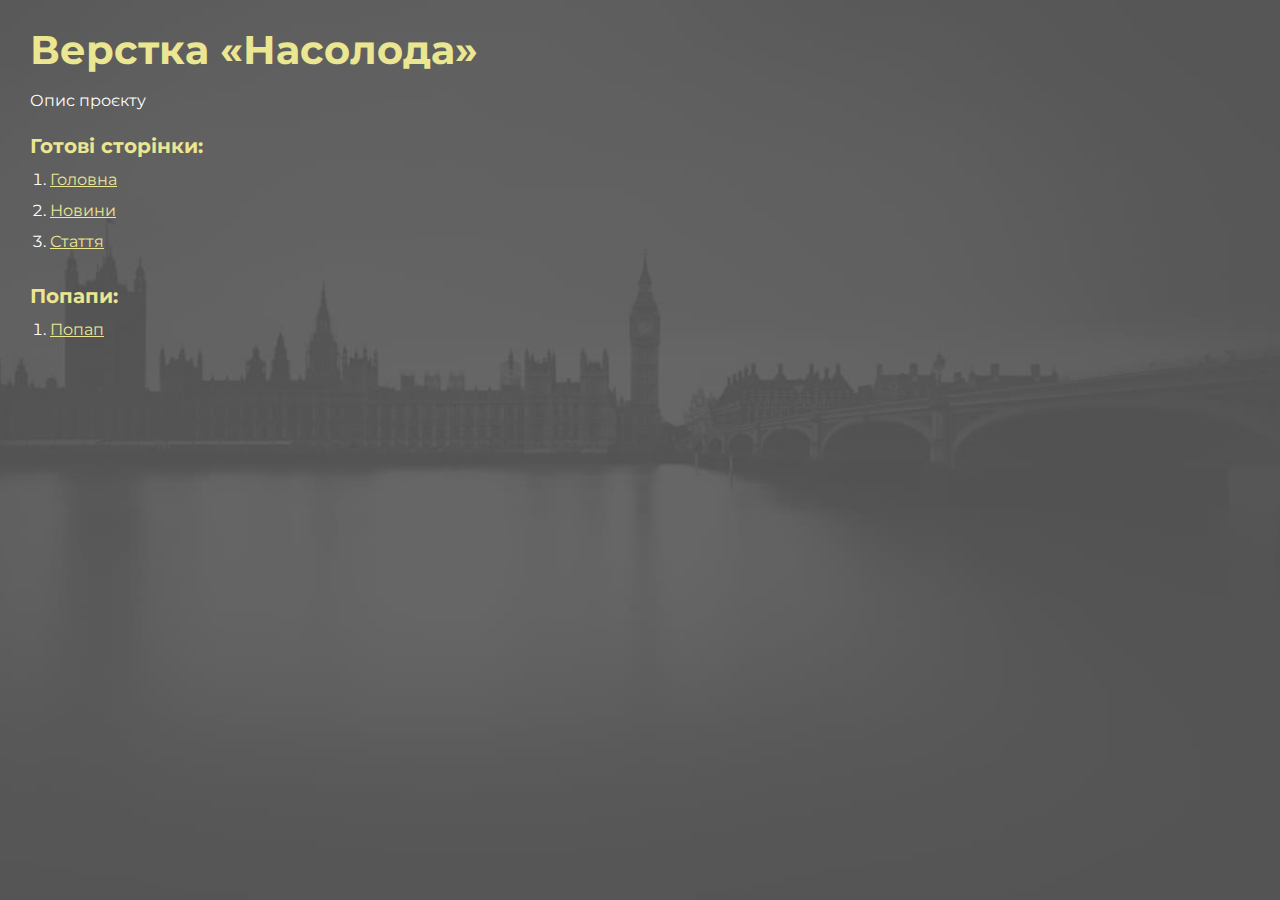
<file: index.html>
<!DOCTYPE html>
<html>

<head>
	<meta charset="UTF-8">
	<meta name="viewport" content="width=device-width, initial-scale=1.0">
	<title>Верстка «Насолода»</title>
</head>

<body>
	<div class="rootpage">
		<h1>Верстка «Насолода»</h1>
		<div class="rootpage__info">
			Опис проєкту
		</div>
		<h2>Готові сторінки:</h2>
		<ol class="rootpage__list">
			<li><a target="_blank" href="home.html">Головна</a></li>
			<li><a target="_blank" href="page-news.html">Новини</a></li>
			<li><a target="_blank" href="article.html">Стаття</a></li>
		</ol>
		<h2>Попапи:</h2>
		<ol class="rootpage__list">
			<li><a target="_blank" href="home.html#popup">Попап</a></li>
		</ol>
		<!-- <div class="rootpage__tnx">
				<h2>Дякую за замовлення!</h2>
				<p>Буду вдячний гарному відгуку.</p>
				<p>Звертайтесь ще!</p>
			</div> -->
		<!-- <div class="rootpage__contacts">
				<h2>Мої контакти:</h2>
				<p>Пошта: <a href="mailto:email@gmail.com">email@gmail.com</a></p>
				<p>Телефон: <a href="tel:8800800800">8 800 800 800</a></p>
				<p>Соц. мережі: <a href="">посилання</a></p>
			</div> -->
	</div>
</body>
<style>
	@charset "UTF-8";
	@import url("https://fonts.googleapis.com/css?family=Montserrat:regular,700&display=swap");

	*,
	*::before,
	*::after {
		padding: 0px;
		margin: 0px;
		border: 0px;
		box-sizing: border-box;
	}

	html,
	body {
		height: 100%;
		margin: 0;
		padding: 0;
		min-width: 320px;
		width: 100%;
		color: #fff;
		background: url('img/bg.jpg') center / cover no-repeat;
	}

	body {
		font-family: Montserrat;
		font-size: 100%;
		line-height: 1;
		font-size: 1rem;
	}

	a {
		text-decoration: underline;
		color: #ebe691
	}

	a:visited {
		text-decoration: underline;
		color: #aaa768;
	}

	a:hover {
		text-decoration: none;
	}

	ul li {
		list-style: none;
	}

	img {
		vertical-align: top;
	}

	.wrapper {
		width: 100%;
		min-height: 100%;
		overflow: hidden;
	}

	.rootpage {
		padding: 30px;
		display: flex;
		flex-direction: column;
		align-items: flex-start;
		height: 100%;
	}

	@media (max-width: 767px) {
		.rootpage {
			padding: 30px 15px;
		}
	}

	h1 {
		color: #ebe691;
		font-size: 2.5rem;
		margin: 0px 0px 1.25rem 0px;
	}

	@media (max-width: 767px) {
		h1 {
			font-size: 1.85rem;
			margin: 0px 0px 1.25rem 0px;
		}
	}

	h2 {
		color: #ebe691;
		font-size: 1.25rem;
		margin: 0px 0px 1rem 0px;
	}

	@media (max-width: 767px) {
		h2 {
			font-size: 1.125rem;
			margin: 0px 0px 1rem 0px;
		}
	}

	.rootpage__info {
		line-height: 140%;
		margin: 0px 0px 1.5rem 0px;
	}

	.rootpage__list {
		margin: 0px 0px 2.25rem 1.25rem;
	}

	.rootpage__list li:not(:last-child) {
		margin: 0px 0px 15px 0px;
	}

	.rootpage__contacts,
	.rootpage__tnx {
		border-radius: 200px;
		padding: 20px 65px;
		line-height: 140%;
	}

	@media (max-width: 767px) {

		.rootpage__contacts,
		.rootpage__tnx {
			border-radius: 40px;
			padding: 20px;
		}
	}

	.rootpage__contacts {
		background: #32b5a4;

	}

	.rootpage__contacts a {
		color: #ebe691;
	}

	.rootpage__tnx {
		background: #c22d63;
		margin: 0px 0px 1rem 0px;
	}
</style>

</html>
</file>
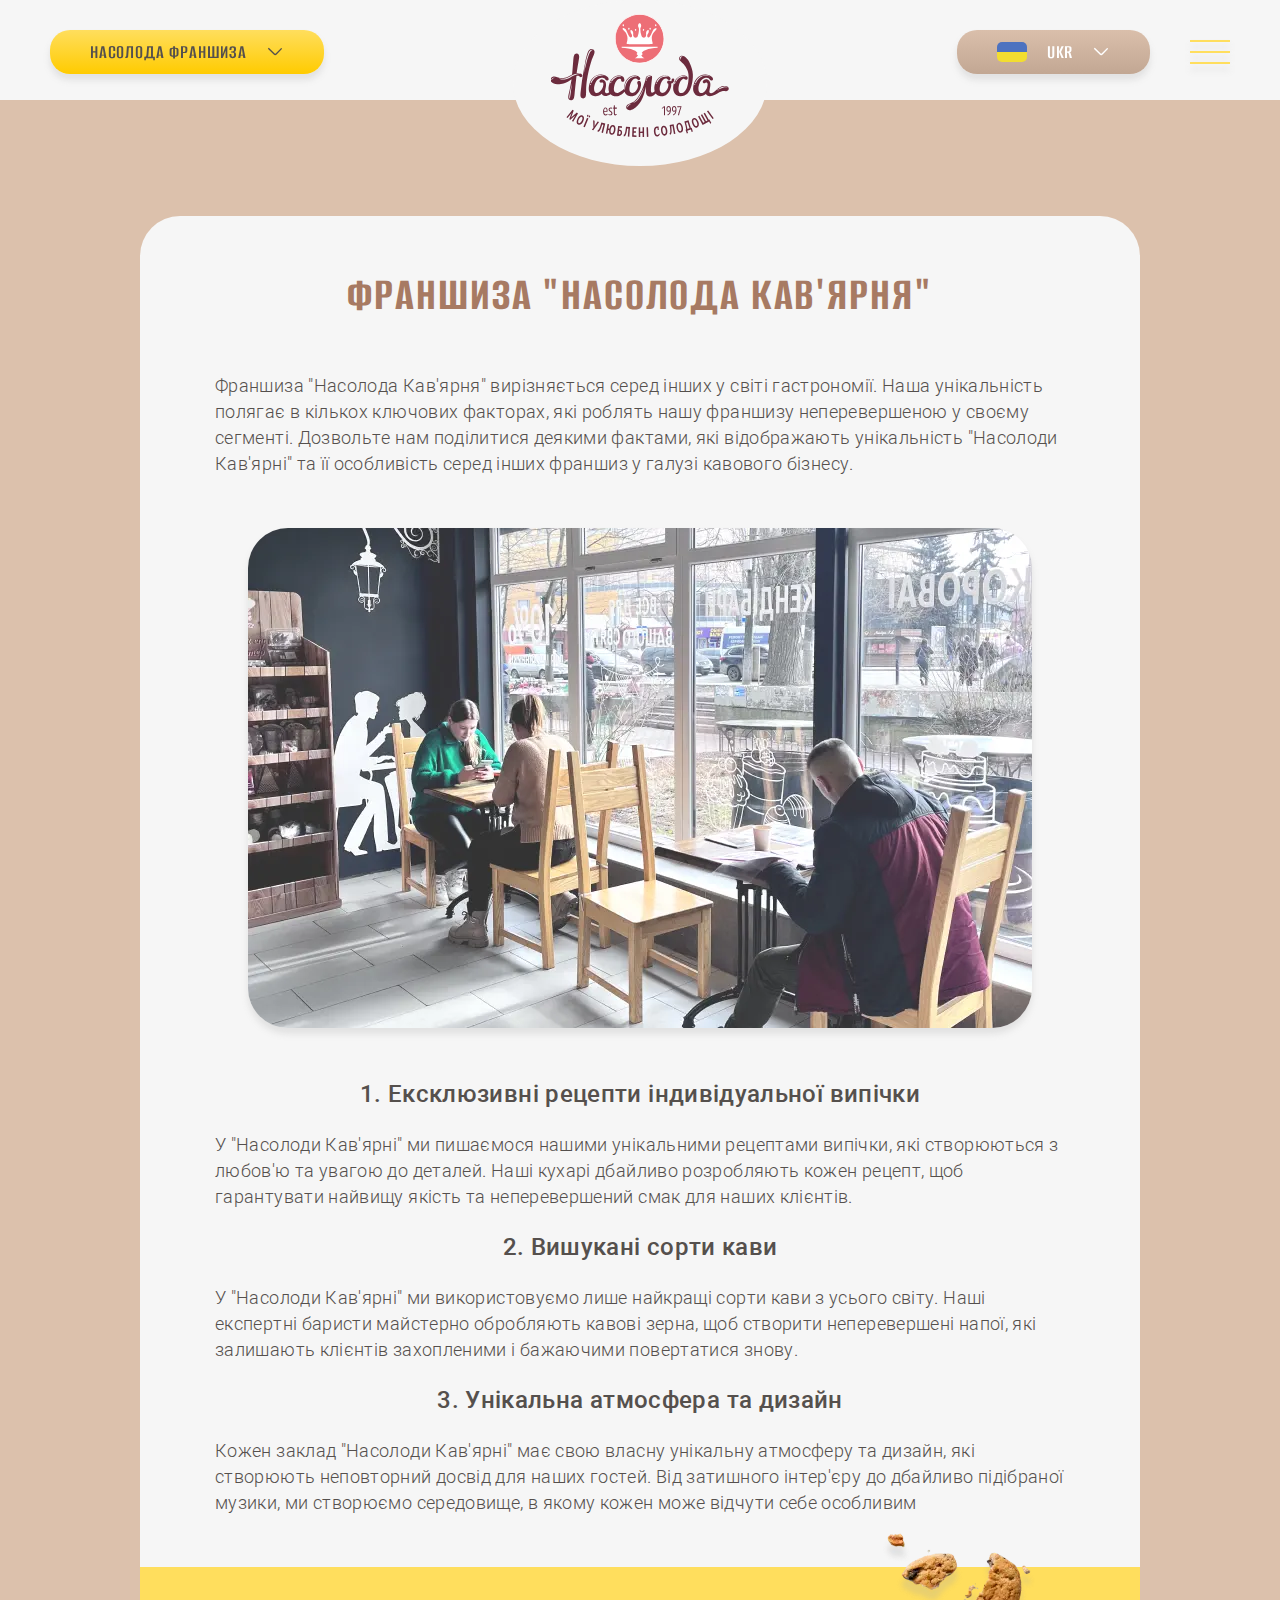
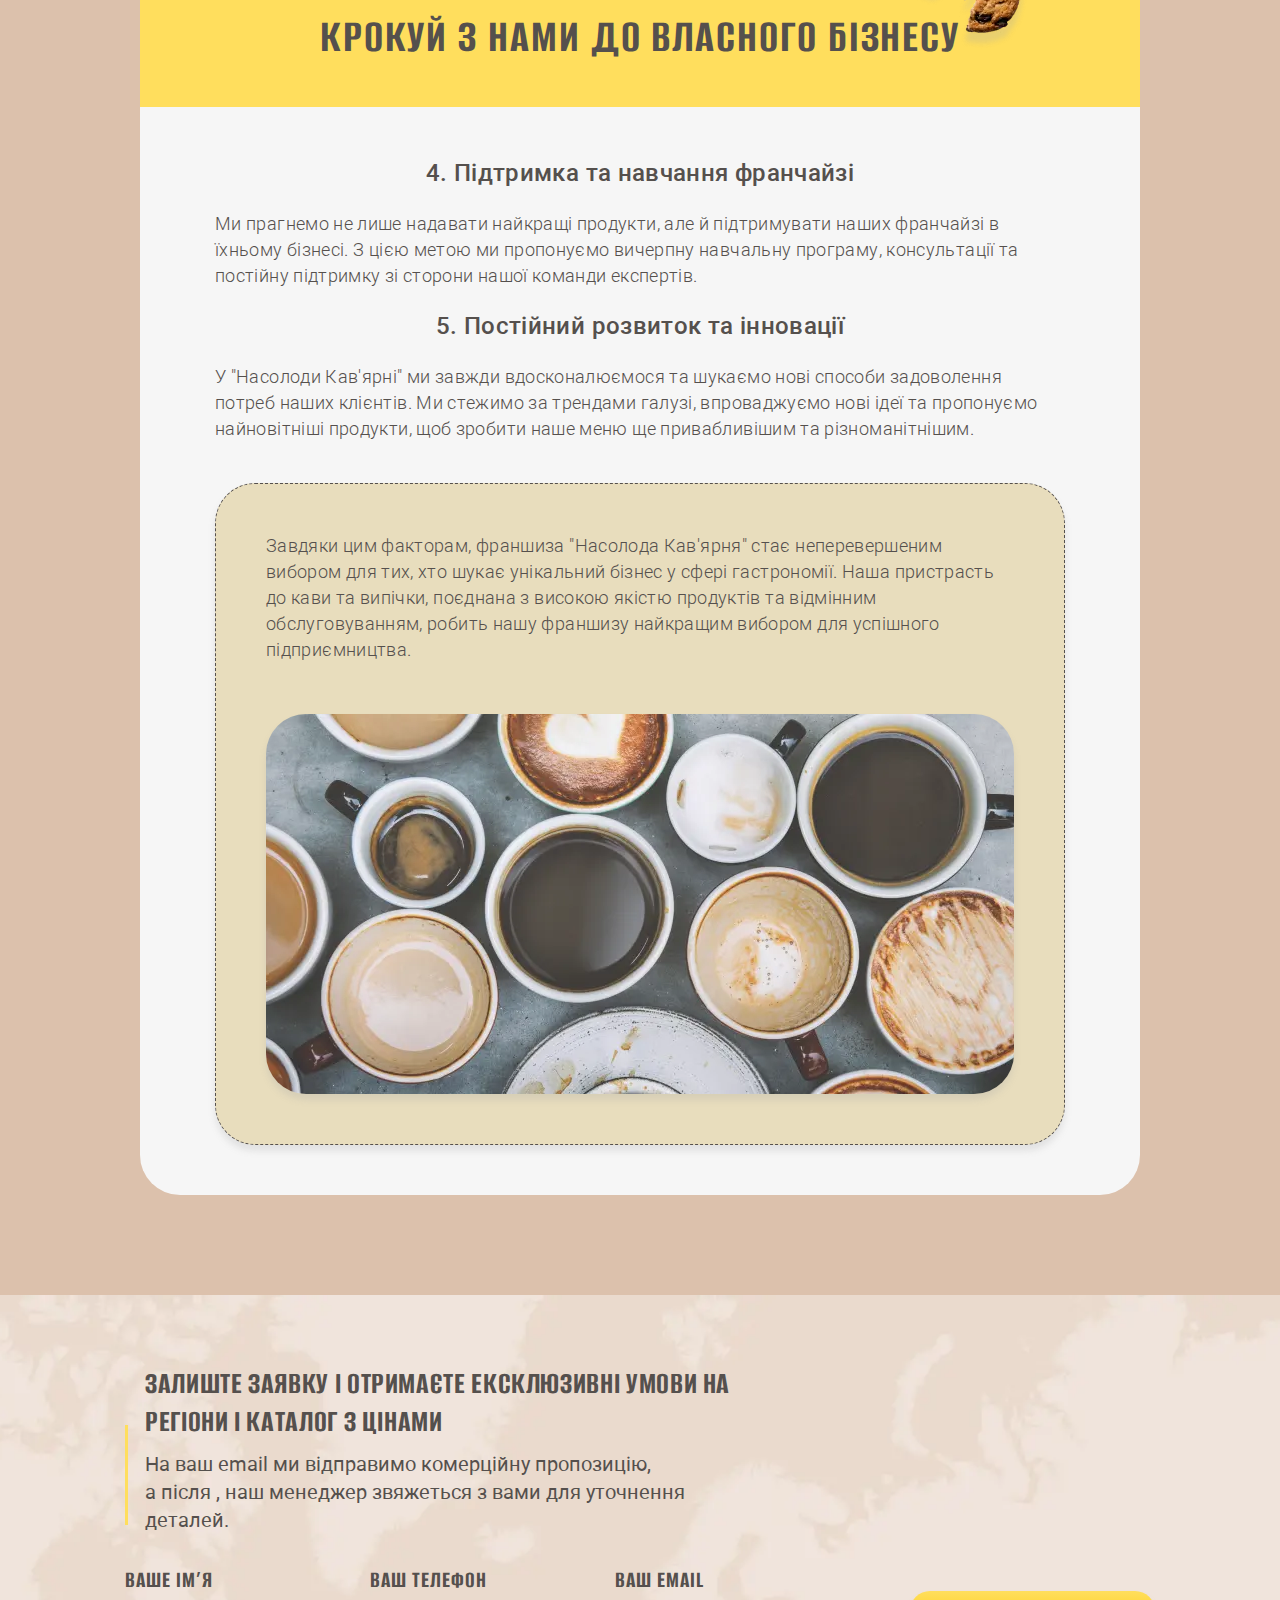
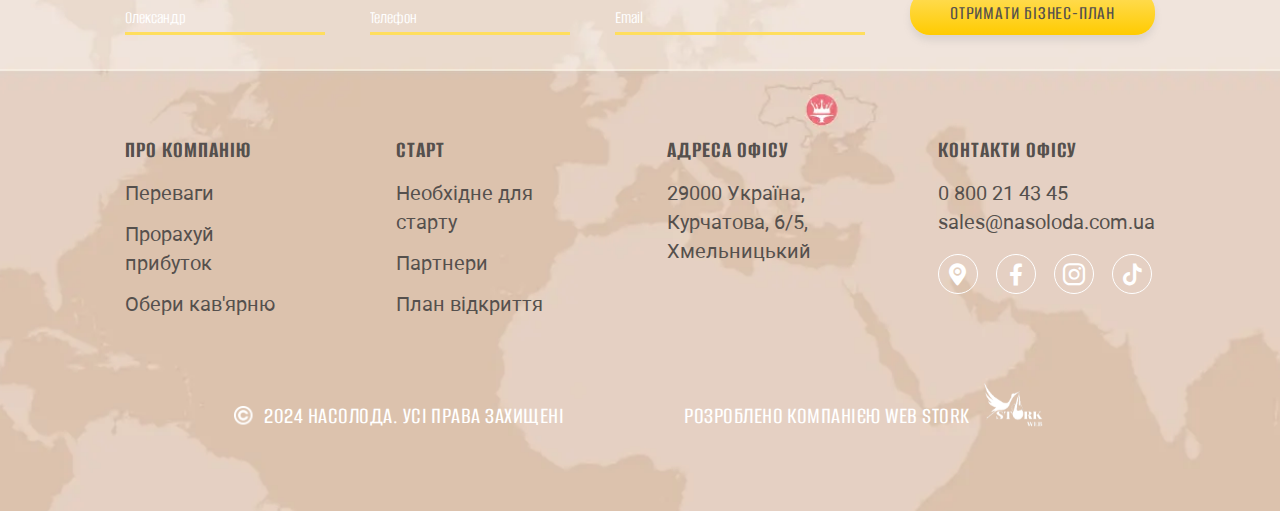
<file: article.html>
<!DOCTYPE html>
<html lang="uk">

<head>
	<title>Стаття</title>
	<meta charset="UTF-8">
	<meta name="format-detection" content="telephone=no">
	<!-- <style>body{opacity: 0;}</style> -->
	<link rel="stylesheet" href="css/style.min.css?_v=20240329153017">
	<link rel="shortcut icon" href="favicon.ico">
	<!-- <meta name="robots" content="noindex, nofollow"> -->
	<meta name="viewport" content="width=device-width, initial-scale=1.0">
</head>

<body>
	<div class="wrapper">
		<header class="header">
			<div class="header__container">
				<div class="header__body">
					<a href="home.html" class="header__logo"><img src="img/logo.svg" alt="logo"></a>
					<div class="header__actions">
						<div class="header__companies companies-header submenu-item">
							<button type="button" class="companies-header__button button submenu-button _icon-arrow">ФРАНШИЗА <span>НАСОЛОДА</span> </button>
							<ul class="companies-header__list">
								<li class="companies-header__item">
									<a href="#" class="companies-header__link">НАСОЛОДА КОМПАНІЯ</a>
								</li>
								<li class="companies-header__item">
									<a href="#" class="companies-header__link">НАСОЛОДА</a>
								</li>
							</ul>
						</div>
						<div class="header__languages languages-header submenu-item">
							<button type="button" class="languages-header__button button button_brown submenu-button _icon-arrow">UKR <span><img src="img/icons/icon-ukraine.svg" alt="icon"></span></button>
							<ul class="languages-header__list">
								<li class="languages-header__item">
									<a href="#" class="languages-header__link"><span><img src="img/icons/icon-uk.svg" alt="icon"></span> ENG</a>
								</li>
								<li class="languages-header__item">
									<a href="#" class="languages-header__link"><span><img src="img/icons/icon-pl.svg" alt="icon"></span> PL</a>
								</li>
							</ul>
						</div>
					</div>
					<button type="button" class="menu__icon icon-menu"><span></span></button>
					<div class="header__menu menu">
						<nav class="menu__body">
							<div class="menu__top">
								<a href="#" class="menu__button button button_menu" data-da=".menu__column_start, 991.98, 2">ОТРИМАТИ БІЗНЕС-ПЛАН</a>
								<div class="menu__languages languages-header submenu-item">
									<button type="button" class="languages-header__button button button_brown button_menu submenu-button _icon-arrow">UKR <span><img src="img/icons/icon-ukraine.svg" alt="icon"></span></button>
									<ul class="languages-header__list">
										<li class="languages-header__item">
											<a href="#" class="languages-header__link"><span><img src="img/icons/icon-uk.svg" alt="icon"></span> ENG</a>
										</li>
										<li class="languages-header__item">
											<a href="#" class="languages-header__link"><span><img src="img/icons/icon-pl.svg" alt="icon"></span> PL</a>
										</li>
									</ul>
								</div>
								<div class="menu__social social-menu" data-da=".menu__column_start, 991.98, 3">
									<a href="#" class="social-menu__link social-menu__link_location _icon-location"></a>
									<a href="#" class="social-menu__link social-menu__link_facebook _icon-facebook"></a>
									<a href="#" class="social-menu__link social-menu__link_instagram _icon-instagram"></a>
									<a href="#" class="social-menu__link social-menu__link_tiktok _icon-tiktok"></a>
								</div>
							</div>
							<div class="menu__columns">
								<div class="menu__column menu__column_about">
									<div class="menu__content">
										<div class="menu__label">ПРО КОМПАНІЮ</div>
										<ul class="menu__list">
											<li class="menu__item"><a href="#" class="menu__link">Чому ми?</a></li>
											<li class="menu__item"><a href="#" class="menu__link">Прорахуй прибуток</a></li>
											<li class="menu__item"><a href="#" class="menu__link">Обери локацію</a></li>
											<li class="menu__item"><a href="#" class="menu__link">Контакти</a></li>
											<li class="menu__item"><a href="#" class="menu__link">Блог</a></li>
										</ul>
									</div>
								</div>
								<div class="menu__column menu__column_start">
									<div class="menu__label">Cтарт</div>
									<ul class="menu__list">
										<li class="menu__item"><a href="#" class="menu__link">Необхідне для старту</a></li>
										<li class="menu__item"><a href="#" class="menu__link">Наші відкриття</a></li>
										<li class="menu__item"><a href="#" class="menu__link">План відкриття</a></li>
									</ul>
								</div>
							</div>
							<img src="img/header/bg.svg" class="menu__background" data-da=".menu__column_about, 991.98, 3" alt="background image">
						</nav>
					</div>
				</div>
			</div>
		</header>
		<main class="page-article">
			<article class="page-article__news article-news">
				<div class="article-news__container">
					<div class="article-news__body">
						<div class="article-news__box">
							<h1 class="article-news__title">Франшиза "Насолода Кав'ярня"</h1>
							<p>Франшиза "Насолода Кав'ярня" вирізняється серед інших у світі гастрономії. Наша унікальність полягає в кількох ключових факторах, які роблять нашу франшизу неперевершеною у своєму сегменті. Дозвольте нам поділитися деякими фактами, які відображають унікальність "Насолоди Кав'ярні" та її особливість серед інших франшиз у галузі кавового бізнесу.</p>
							<div class="article-news__image -ibg">
								<picture><source srcset="img/article/image_1.webp" type="image/webp"><img src="img/article/image_1.jpg" alt="image"></picture>
							</div>
							<div class="article-news__item">
								<h4 class="article-news__label">1. Ексклюзивні рецепти індивідуальної випічки</h4>
								<p>У "Насолоди Кав'ярні" ми пишаємося нашими унікальними рецептами випічки, які створюються з любов'ю та увагою до деталей. Наші кухарі дбайливо розробляють кожен рецепт, щоб гарантувати найвищу якість та неперевершений смак для наших клієнтів.</p>
							</div>
							<div class="article-news__item">
								<h4 class="article-news__label">2. Вишукані сорти кави</h4>
								<p>У "Насолоди Кав'ярні" ми використовуємо лише найкращі сорти кави з усього світу. Наші експертні баристи майстерно обробляють кавові зерна, щоб створити неперевершені напої, які залишають клієнтів захопленими і бажаючими повертатися знову.</p>
							</div>
							<div class="article-news__item">
								<h4 class="article-news__label">3. Унікальна атмосфера та дизайн</h4>
								<p>Кожен заклад "Насолоди Кав'ярні" має свою власну унікальну атмосферу та дизайн, які створюють неповторний досвід для наших гостей. Від затишного інтер'єру до дбайливо підібраної музики, ми створюємо середовище, в якому кожен може відчути себе особливим</p>
							</div>
						</div>
						<div class="article-news__slogan slogan-article-news">
							<h3 class="slogan-article-news__title">Крокуй з нами до власного бізнесу</h3>
							<div class="slogan-article-news__decor">
								<picture><source srcset="img/article/decor.webp" type="image/webp"><img src="img/article/decor.png" alt="decor"></picture>
							</div>
						</div>
						<div class="article-news__box">
							<div class="article-news__item">
								<h4 class="article-news__label">4. Підтримка та навчання франчайзі</h4>
								<p>Ми прагнемо не лише надавати найкращі продукти, але й підтримувати наших франчайзі в їхньому бізнесі. З цією метою ми пропонуємо вичерпну навчальну програму, консультації та постійну підтримку зі сторони нашої команди експертів.</p>
							</div>
							<div class="article-news__item">
								<h4 class="article-news__label">5. Постійний розвиток та інновації</h4>
								<p>У "Насолоди Кав'ярні" ми завжди вдосконалюємося та шукаємо нові способи задоволення потреб наших клієнтів. Ми стежимо за трендами галузі, впроваджуємо нові ідеї та пропонуємо найновітніші продукти, щоб зробити наше меню ще привабливішим та різноманітнішим.</p>
							</div>
							<div class="article-news__footer footer-article">
								<p>Завдяки цим факторам, франшиза "Насолода Кав'ярня" стає неперевершеним вибором для тих, хто шукає унікальний бізнес у сфері гастрономії. Наша пристрасть до кави та випічки, поєднана з високою якістю продуктів та відмінним обслуговуванням, робить нашу франшизу найкращим вибором для успішного підприємництва.</p>
								<div class="footer-article__image -ibg">
									<picture><source srcset="img/article/image_2.webp" type="image/webp"><img src="img/article/image_2.jpg" alt="image"></picture>
								</div>
							</div>
						</div>
					</div>
				</div>
			</article>
		</main>
		<footer class="footer">
			<div class="footer__container">
				<div class="footer__body">
					<div class="footer__top top-footer">
						<div class="top-footer__content">
							<h3 class="top-footer__title">Залиште заявку і отримаєте ексклюзивні умови
								на регіони і каталог з цінами</h3>
							<div class="top-footer__text">На ваш email ми відправимо комерційну пропозицію, <br>
								а після , наш менеджер звяжеться з вами для уточнення деталей.</div>
						</div>
						<div class="top-footer__form form">
							<form action="files/sendmail/sendmail.php" method="POST" id="form-footer" class="form__body">
								<div class="form__item form__item_name">
									<label for="formName" class="form__label">Ваше ім’я</label>
									<input autocomplete="off" type="text" name="form[Name]" id="formName" data-error="Помилка" placeholder="Олександр" class="form__input input">
								</div>
								<div class="form__item form__item_phone">
									<label for="formPhone" class="form__label">Ваш телефон</label>
									<input autocomplete="off" type="tel" name="form[Phone]" id="formPhone" data-error="Помилка" placeholder="Телефон" class="form__input input">
								</div>
								<div class="form__item form__item_email">
									<label for="formEmail" class="form__label">ВАШ EMAIL</label>
									<input autocomplete="off" type="text" name="form[Email]" id="formEmail" data-error="Помилка" placeholder="Email" class="form__input input">
								</div>
								<button type="submit" class="form__button button">ОТРИМАТИ БІЗНЕС-ПЛАН</button>
							</form>
						</div>
					</div>
					<div class="footer__bottom bottom-footer">
						<div class="bottom-footer__body">
							<div class="bottom-footer__columns">
								<div class="bottom-footer__column">
									<h4 class="bottom-footer__title">ПРО КОМПАНІЮ</h4>
									<div class="bottom-footer__body">
										<ul class="bottom-footer__list">
											<li class="bottom-footer__item">
												<a href="#" class="bottom-footer__link">Переваги</a>
											</li>
											<li class="bottom-footer__item">
												<a href="#" class="bottom-footer__link">Прорахуй прибуток</a>
											</li>
											<li class="bottom-footer__item">
												<a href="#" class="bottom-footer__link">Обери кав'ярню</a>
											</li>
										</ul>
									</div>
								</div>
								<div class="bottom-footer__column">
									<h4 class="bottom-footer__title">СТАРТ</h4>
									<div class="bottom-footer__body">
										<ul class="bottom-footer__list">
											<li class="bottom-footer__item">
												<a href="#" class="bottom-footer__link">Необхідне для старту</a>
											</li>
											<li class="bottom-footer__item">
												<a href="#" class="bottom-footer__link">Партнери</a>
											</li>
											<li class="bottom-footer__item">
												<a href="#" class="bottom-footer__link">План відкриття</a>
											</li>
										</ul>
									</div>
								</div>
								<div class="bottom-footer__column">
									<h4 class="bottom-footer__title">АДРЕСА оФІСУ</h4>
									<div class="bottom-footer__body">
										<a href="#" class="bottom-footer__link">29000 Україна,
											Курчатова, 6/5,
											Хмельницький</a>
									</div>
								</div>
								<div class="bottom-footer__column">
									<h4 class="bottom-footer__title">КОНТАКТИ ОФІСУ</h4>
									<div class="bottom-footer__body">
										<div class="bottom-footer__links">
											<a href="tel:0800214345" class="bottom-footer__link">0 800 21 43 45</a>
											<a href="mailto:sales@nasoloda.com.ua" class="bottom-footer__link">sales@nasoloda.com.ua</a>
										</div>
										<div class="bottom-footer__social social-footer" data-da=".bottom-footer, 991.98, 1">
											<a href="#" class="social-footer__link social-footer__link_location _icon-location"></a>
											<a href="#" class="social-footer__link social-footer__link_facebook _icon-facebook"></a>
											<a href="#" class="social-footer__link social-footer__link_instagram _icon-instagram"></a>
											<a href="#" class="social-footer__link social-footer__link_tiktok _icon-tiktok"></a>
										</div>
									</div>
								</div>
							</div>
						</div>
						<div class="bottom-footer__info">
							<div class="bottom-footer__rights"><span><img src="img/icons/icon-right.svg" alt="icon right"></span> 2024 НАСОЛОДА. УСІ ПРАВА ЗАХИЩЕНІ</div>
							<div class="bottom-footer__dev">РОЗРОБЛЕНО КОМПАНІЄЮ WEB STORK <span><img src="img/footer/icon-webstork.svg" alt="icon web stork"></span></div>
						</div>
					</div>
				</div>
			</div>
		</footer>
	</div>
	<script src="js/app.min.js?_v=20240329153017"></script>
</body>

</html>
</file>
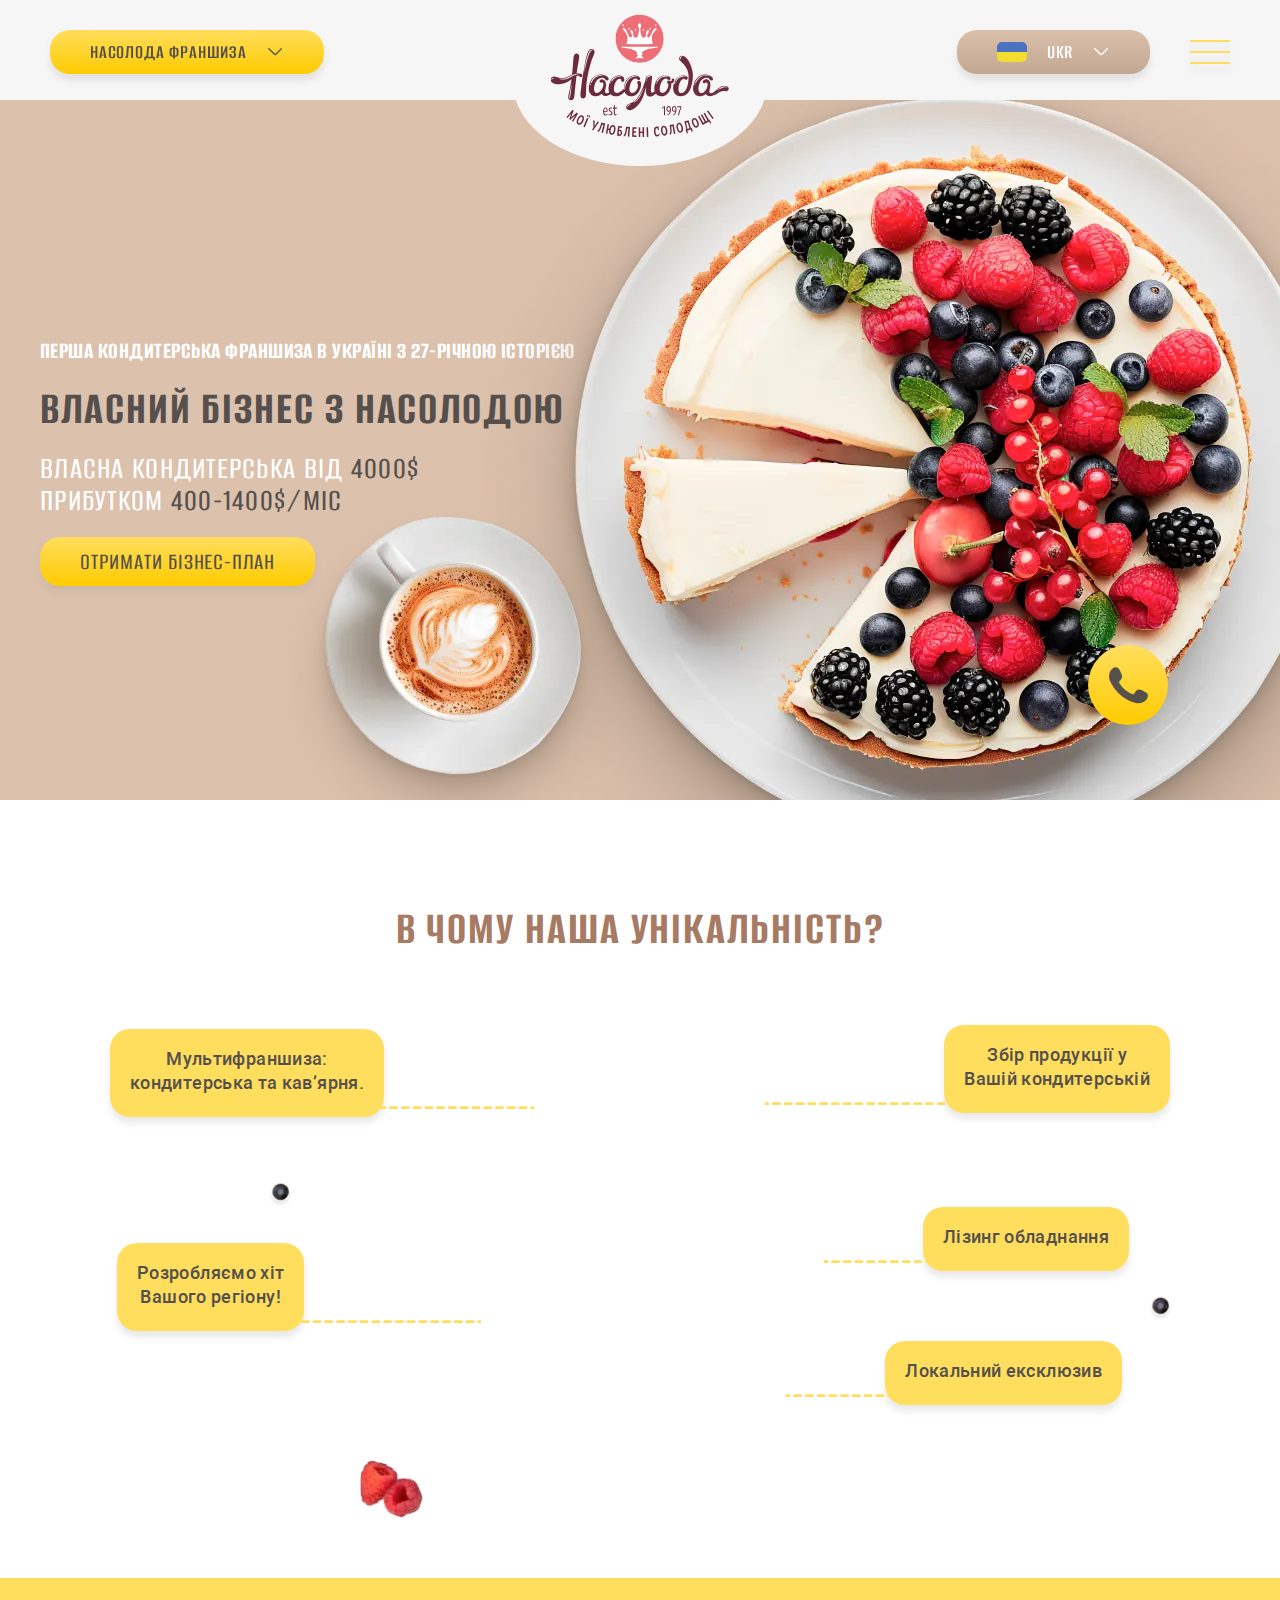
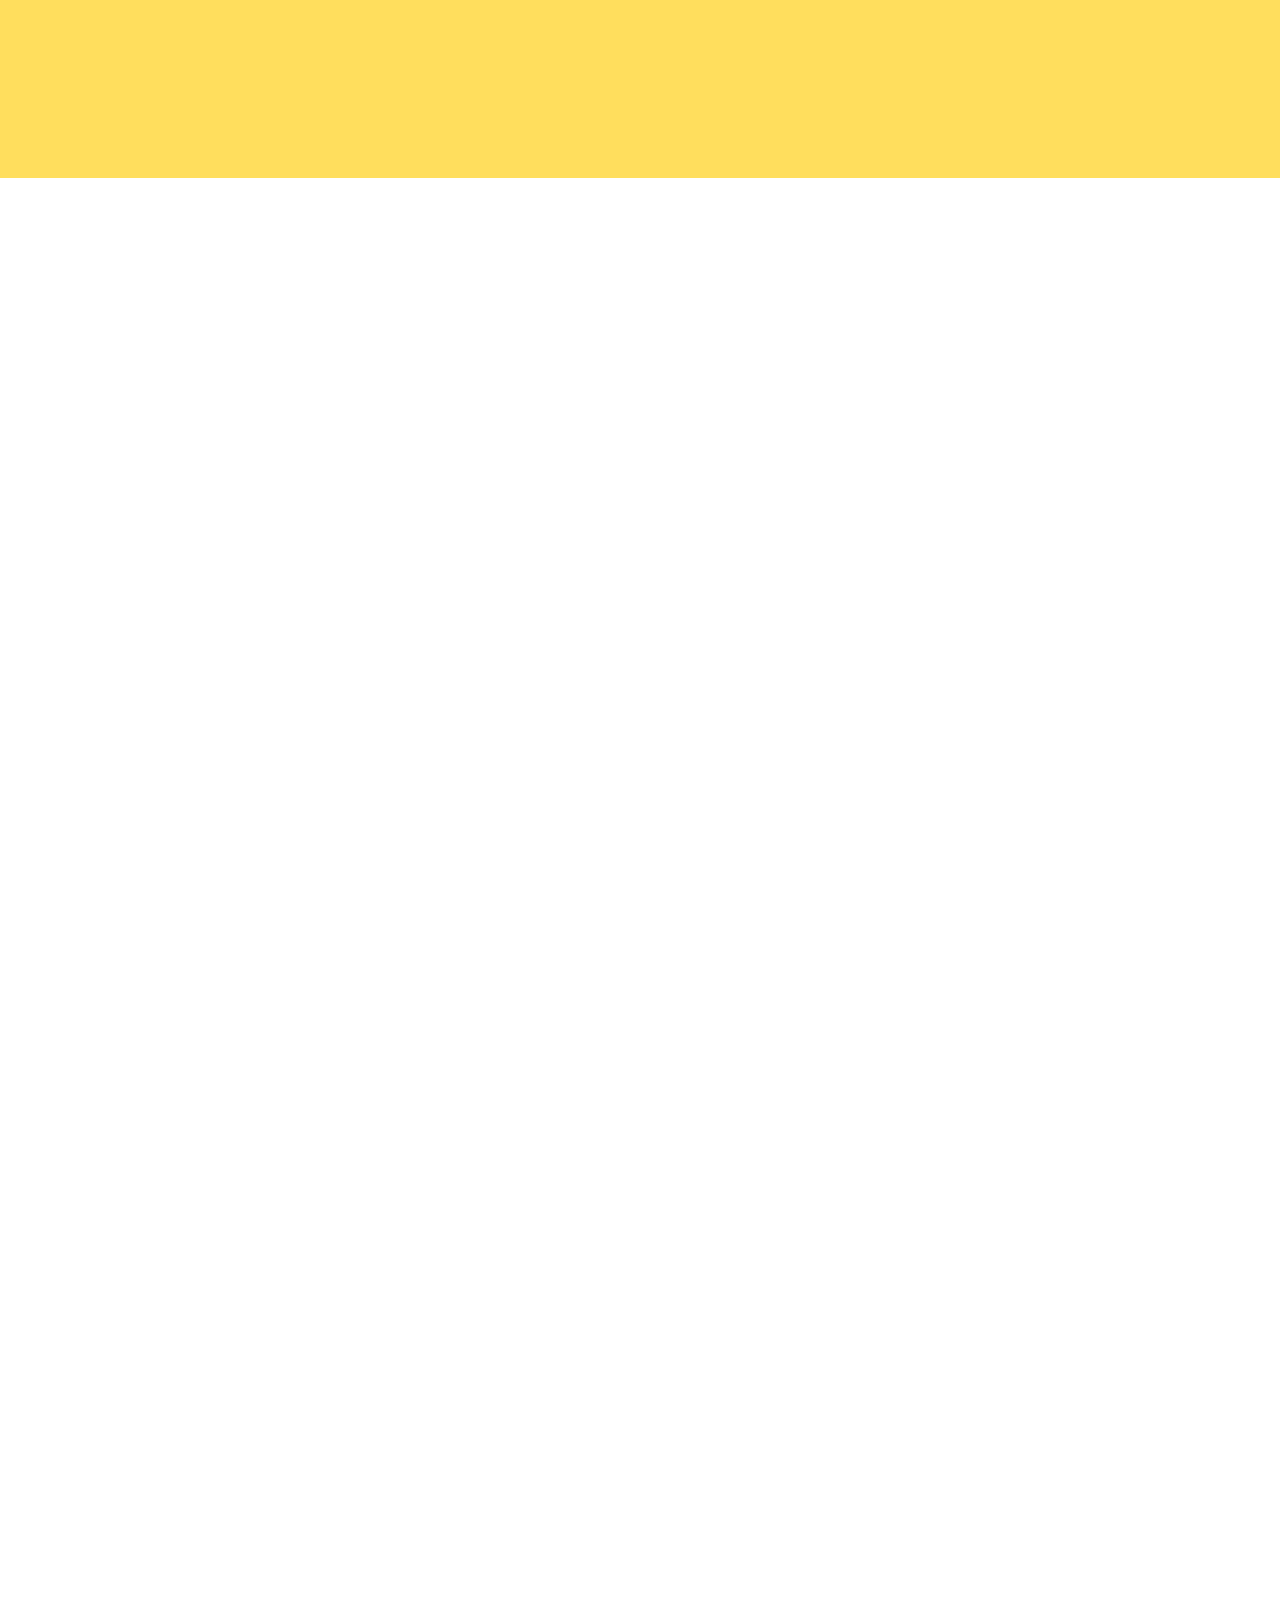
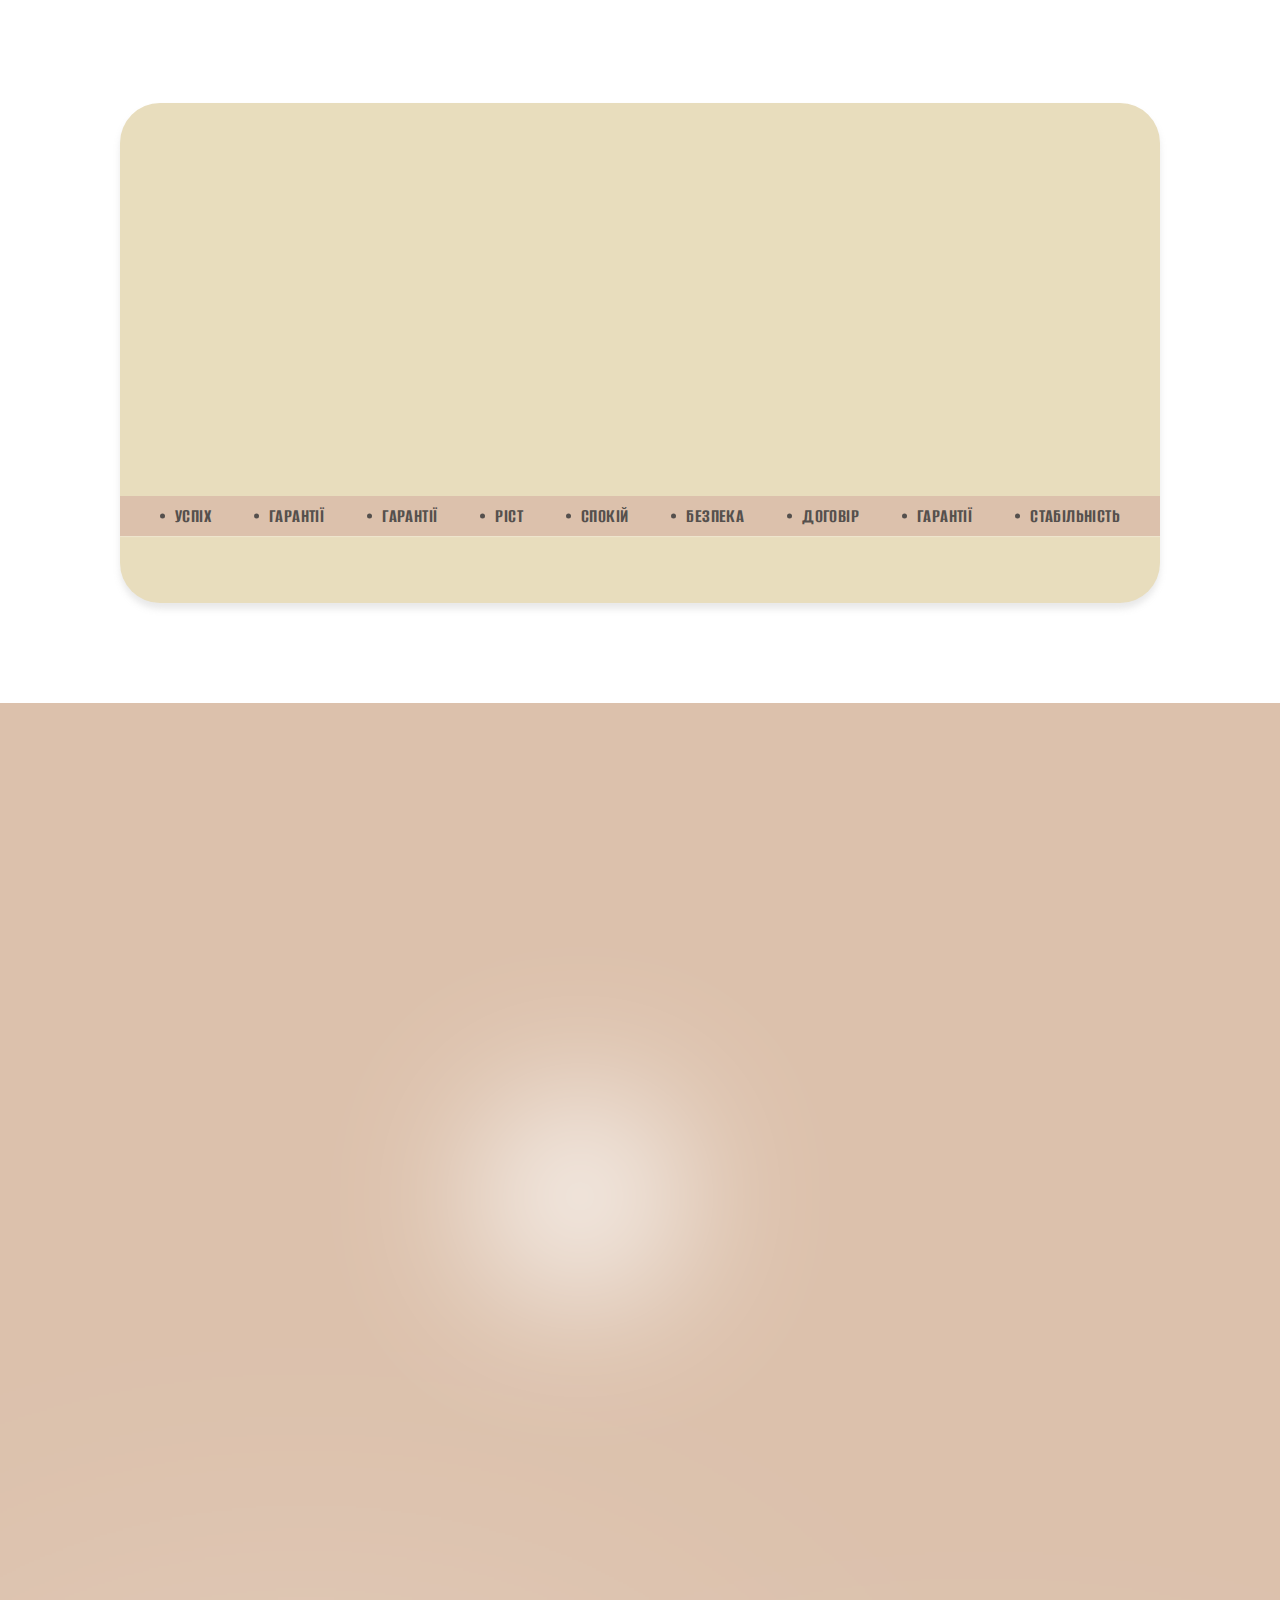
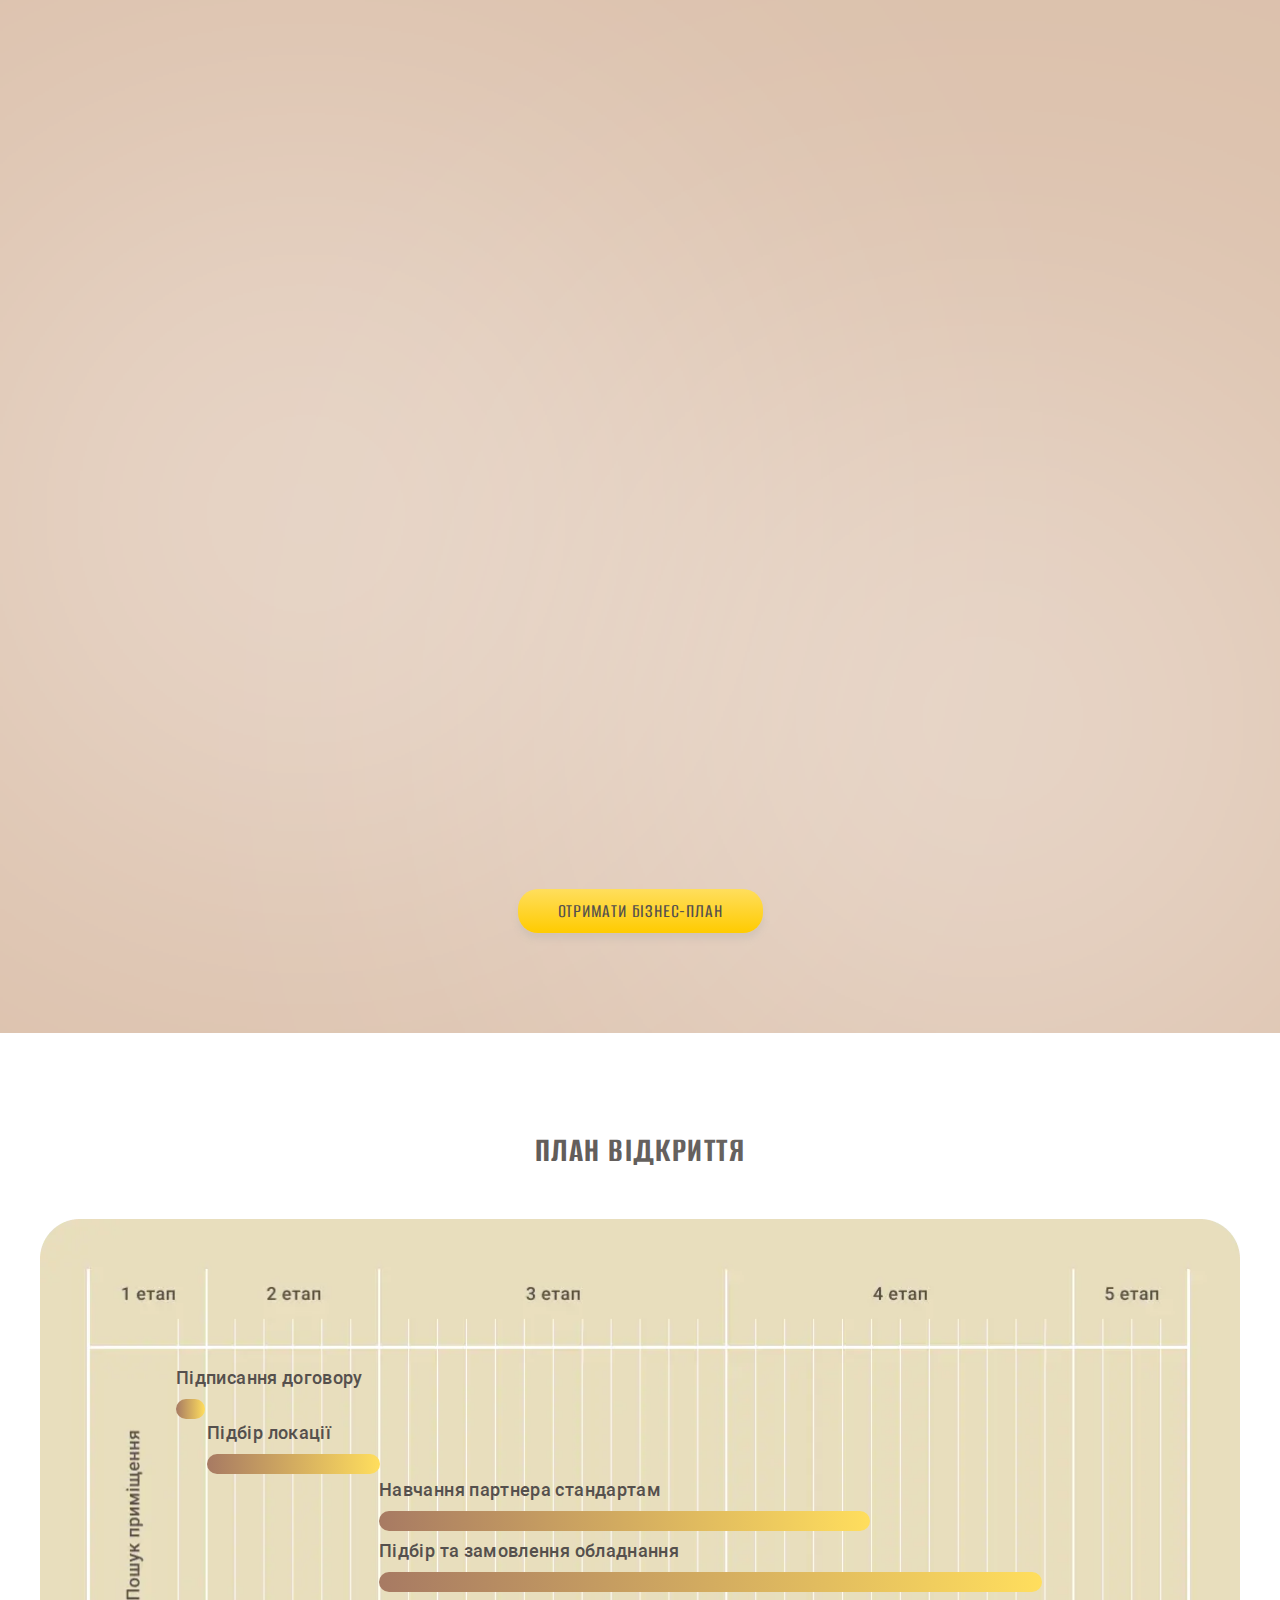
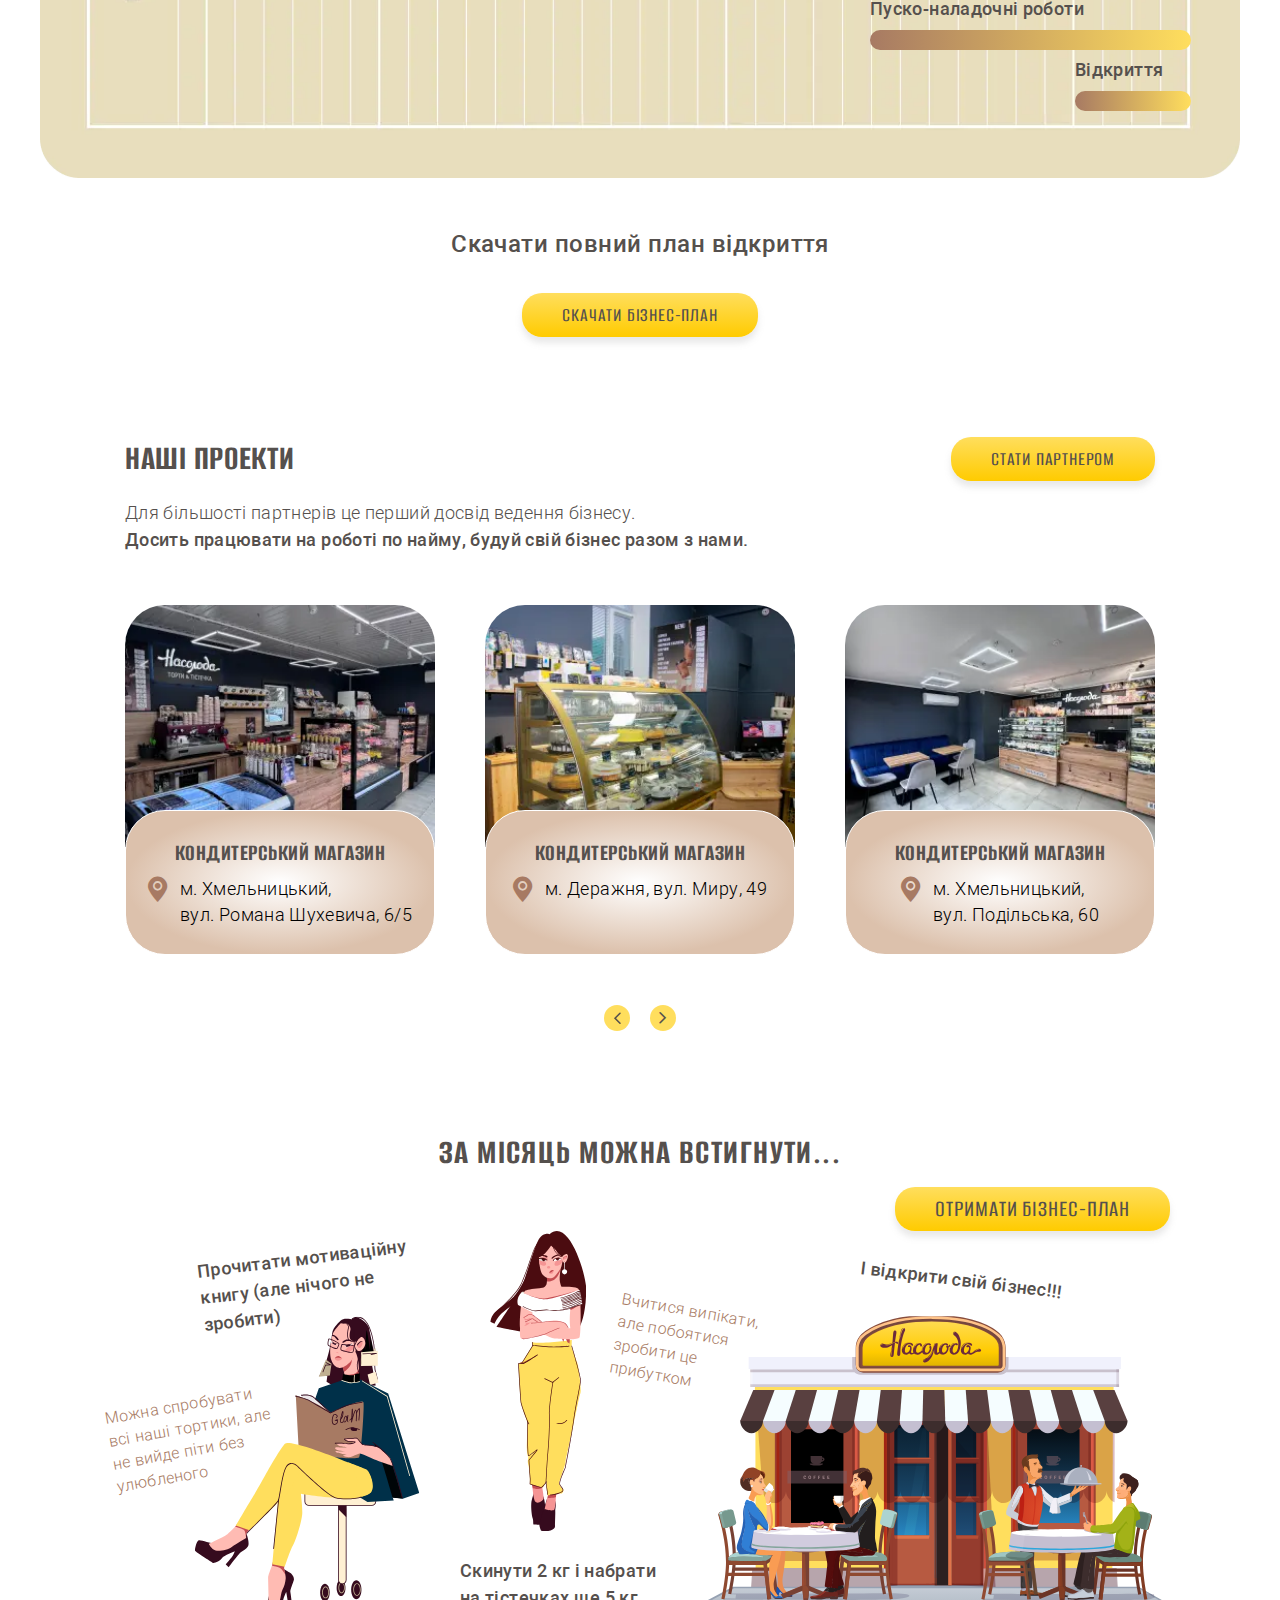
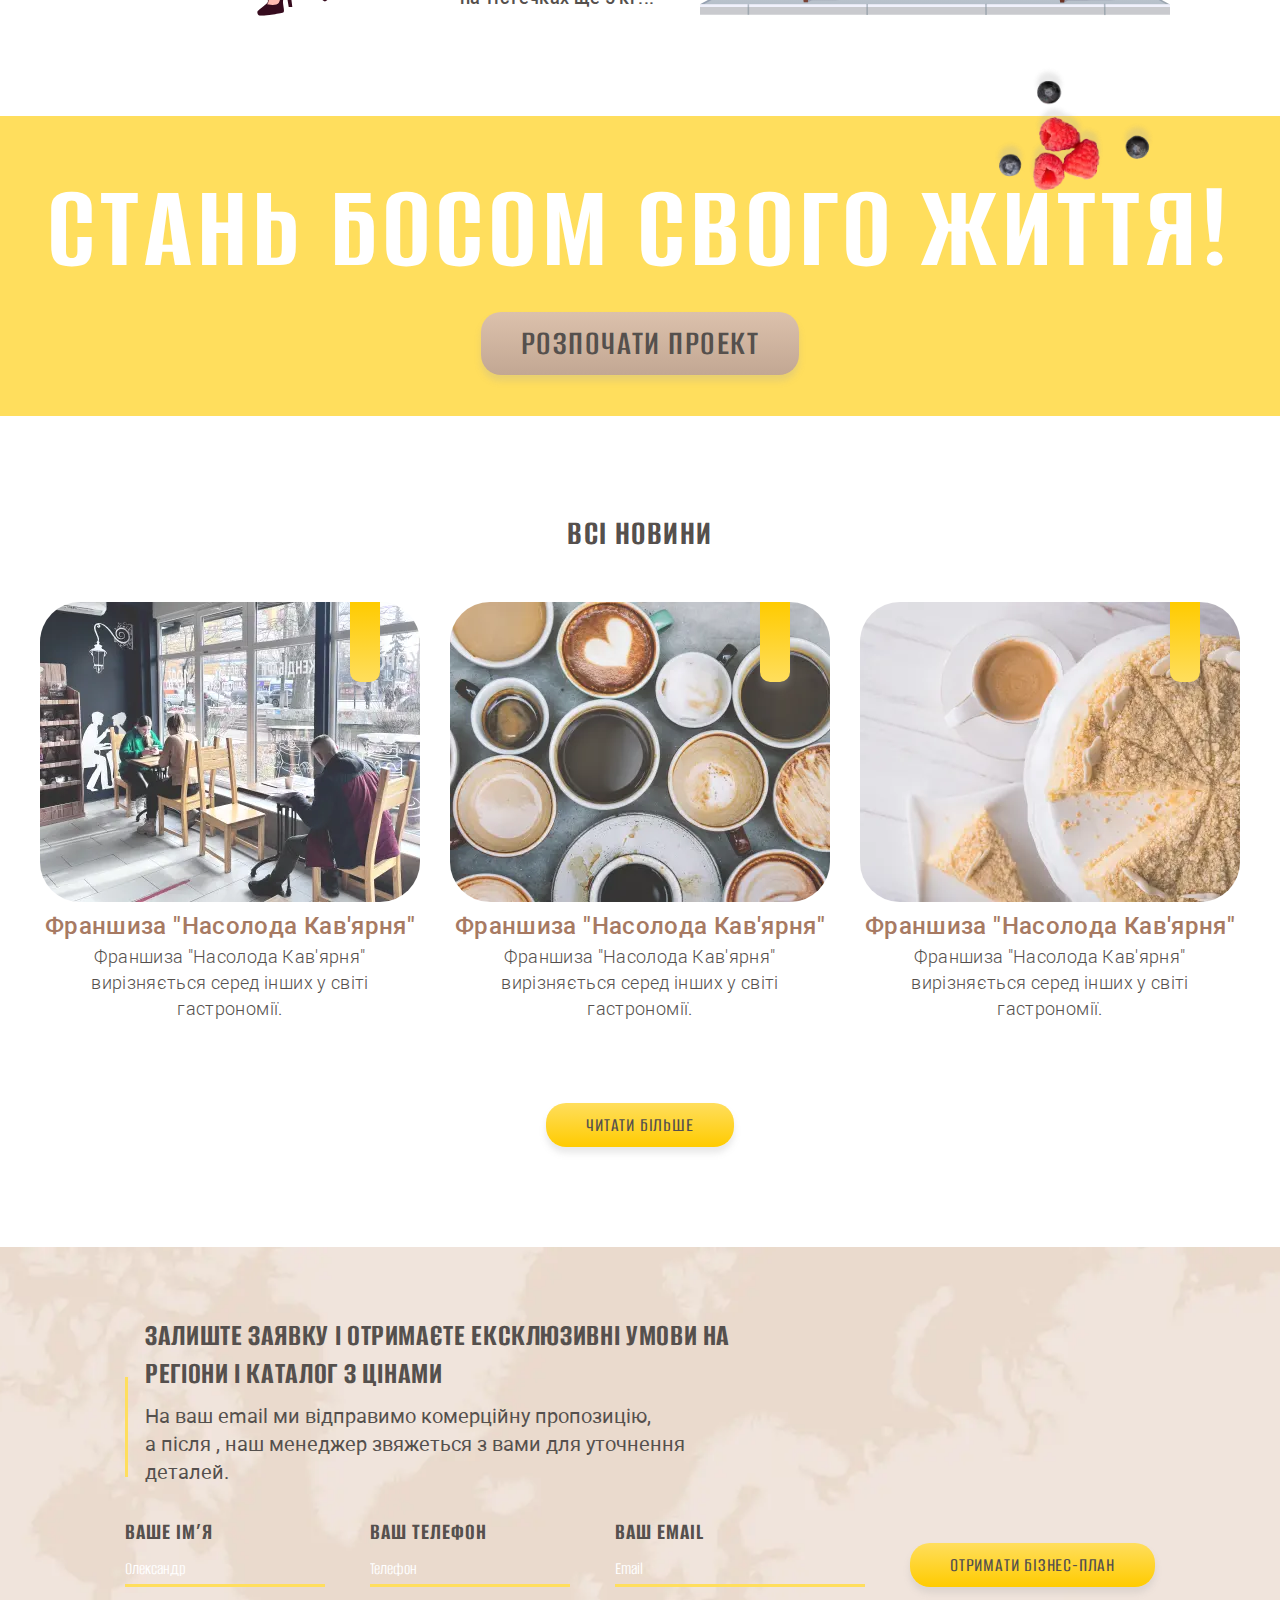
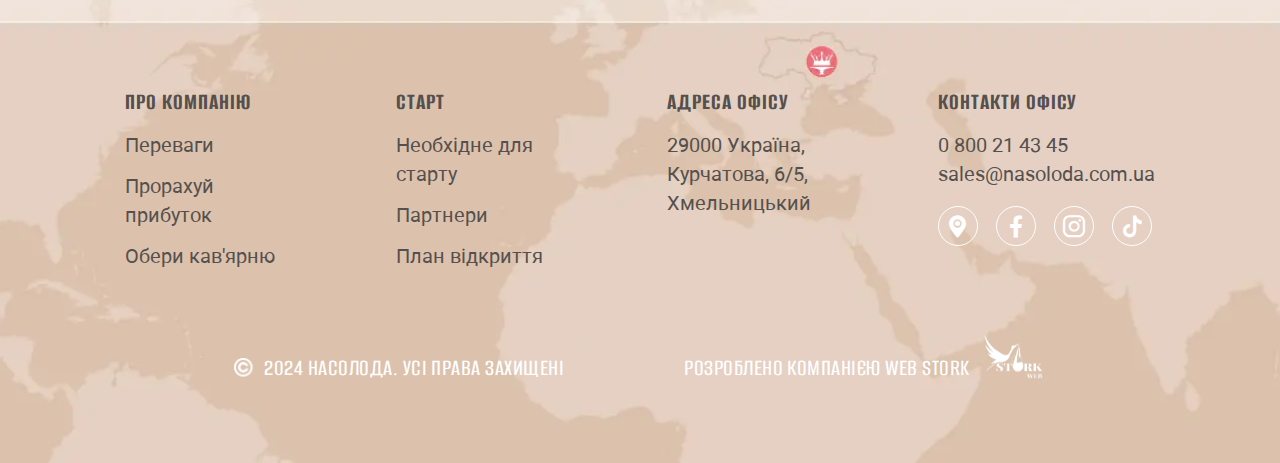
<file: home.html>
<!DOCTYPE html>
<html lang="uk">

<head>
	<title>Насолода Франшиза</title>
	<meta charset="UTF-8">
	<meta name="format-detection" content="telephone=no">
	<!-- <style>body{opacity: 0;}</style> -->
	<link rel="stylesheet" href="css/style.min.css?_v=20240329163117">
	<link rel="shortcut icon" href="favicon.ico">
	<!-- <meta name="robots" content="noindex, nofollow"> -->
	<meta name="viewport" content="width=device-width, initial-scale=1.0">
</head>

<body>
	<div class="wrapper">
		<header class="header">
			<div class="header__container">
				<div class="header__body">
					<a href="home.html" class="header__logo"><img src="img/logo.svg" alt="logo"></a>
					<div class="header__actions">
						<div class="header__companies companies-header submenu-item">
							<button type="button" class="companies-header__button button submenu-button _icon-arrow">ФРАНШИЗА <span>НАСОЛОДА</span> </button>
							<ul class="companies-header__list">
								<li class="companies-header__item">
									<a href="#" class="companies-header__link">НАСОЛОДА КОМПАНІЯ</a>
								</li>
								<li class="companies-header__item">
									<a href="#" class="companies-header__link">НАСОЛОДА</a>
								</li>
							</ul>
						</div>
						<div class="header__languages languages-header submenu-item">
							<button type="button" class="languages-header__button button button_brown submenu-button _icon-arrow">UKR <span><img src="img/icons/icon-ukraine.svg" alt="icon"></span></button>
							<ul class="languages-header__list">
								<li class="languages-header__item">
									<a href="#" class="languages-header__link"><span><img src="img/icons/icon-uk.svg" alt="icon"></span> ENG</a>
								</li>
								<li class="languages-header__item">
									<a href="#" class="languages-header__link"><span><img src="img/icons/icon-pl.svg" alt="icon"></span> PL</a>
								</li>
							</ul>
						</div>
					</div>
					<button type="button" class="menu__icon icon-menu"><span></span></button>
					<div class="header__menu menu">
						<nav class="menu__body">
							<div class="menu__top">
								<a href="#" class="menu__button button button_menu" data-da=".menu__column_start, 991.98, 2">ОТРИМАТИ БІЗНЕС-ПЛАН</a>
								<div class="menu__languages languages-header submenu-item">
									<button type="button" class="languages-header__button button button_brown button_menu submenu-button _icon-arrow">UKR <span><img src="img/icons/icon-ukraine.svg" alt="icon"></span></button>
									<ul class="languages-header__list">
										<li class="languages-header__item">
											<a href="#" class="languages-header__link"><span><img src="img/icons/icon-uk.svg" alt="icon"></span> ENG</a>
										</li>
										<li class="languages-header__item">
											<a href="#" class="languages-header__link"><span><img src="img/icons/icon-pl.svg" alt="icon"></span> PL</a>
										</li>
									</ul>
								</div>
								<div class="menu__social social-menu" data-da=".menu__column_start, 991.98, 3">
									<a href="#" class="social-menu__link social-menu__link_location _icon-location"></a>
									<a href="#" class="social-menu__link social-menu__link_facebook _icon-facebook"></a>
									<a href="#" class="social-menu__link social-menu__link_instagram _icon-instagram"></a>
									<a href="#" class="social-menu__link social-menu__link_tiktok _icon-tiktok"></a>
								</div>
							</div>
							<div class="menu__columns">
								<div class="menu__column menu__column_about">
									<div class="menu__content">
										<div class="menu__label">ПРО КОМПАНІЮ</div>
										<ul class="menu__list">
											<li class="menu__item"><a href="#" class="menu__link">Чому ми?</a></li>
											<li class="menu__item"><a href="#" class="menu__link">Прорахуй прибуток</a></li>
											<li class="menu__item"><a href="#" class="menu__link">Обери локацію</a></li>
											<li class="menu__item"><a href="#" class="menu__link">Контакти</a></li>
											<li class="menu__item"><a href="#" class="menu__link">Блог</a></li>
										</ul>
									</div>
								</div>
								<div class="menu__column menu__column_start">
									<div class="menu__label">Cтарт</div>
									<ul class="menu__list">
										<li class="menu__item"><a href="#" class="menu__link">Необхідне для старту</a></li>
										<li class="menu__item"><a href="#" class="menu__link">Наші відкриття</a></li>
										<li class="menu__item"><a href="#" class="menu__link">План відкриття</a></li>
									</ul>
								</div>
							</div>
							<img src="img/header/bg.svg" class="menu__background" data-da=".menu__column_about, 991.98, 3" alt="background image">
						</nav>
					</div>
				</div>
			</div>
		</header>
		<main class="page">
			<section class="page__hero hero">
				<div class="hero__container">
					<div class="hero__body">
						<div class="hero__content">
							<div class="hero__label">Перша кондитерська франшиза в Україні з 27-річною історією</div>
							<h1 class="hero__title">ВЛАСНИЙ БІЗНЕС З НАСОЛОДОЮ</h1>
							<div class="hero__subtitle">
								<p>власна Кондитерська від <span>4000$</span> прибутком <span>400-1400$/міс</span></p>
							</div>
							<a href="#" data-popup="#popup" class="hero__button button">ОТРИМАТИ БІЗНЕС-ПЛАН</a>
						</div>
						<picture><source srcset="img/hero/coffee2.webp" type="image/webp"><img src="img/hero/coffee2.png" class="hero__image hero__image_coffee" alt="coffee"></picture>
						<picture><source srcset="img/hero/cake.webp" type="image/webp"><img src="img/hero/cake.png" class="hero__image hero__image_cake" alt="cake"></picture>
					</div>
					<a href="#" data-popup="#popup" class="call _icon-phone"></a>
				</div>
			</section>
			<section class="page__uniqueness uniqueness">
				<div class="uniqueness__container">
					<h2 class="uniqueness__title" data-watch data-watch-once data-watch-threshold="0.5">В чому наша унікальність?</h2>
					<div class="uniqueness__body">
						<div class="uniqueness__cake" data-watch data-watch-once data-watch-threshold="0.3">
							<picture><source srcset="img/uniqueness/cake_1.webp" type="image/webp"><img src="img/uniqueness/cake_1.png" class="uniqueness__cake-item uniqueness__cake-item_1" alt="cake"></picture>
							<picture><source srcset="img/uniqueness/cake_2.webp" type="image/webp"><img src="img/uniqueness/cake_2.png" class="uniqueness__cake-item uniqueness__cake-item_2" alt="cake"></picture>
							<picture><source srcset="img/uniqueness/cake_3.webp" type="image/webp"><img src="img/uniqueness/cake_3.png" class="uniqueness__cake-item uniqueness__cake-item_3" alt="cake"></picture>
							<picture><source srcset="img/uniqueness/cake_4.webp" type="image/webp"><img src="img/uniqueness/cake_4.png" class="uniqueness__cake-item uniqueness__cake-item_4" alt="cake"></picture>
							<picture><source srcset="img/uniqueness/cake_5.webp" type="image/webp"><img src="img/uniqueness/cake_5.png" class="uniqueness__cake-item uniqueness__cake-item_5" alt="cake"></picture>
							<picture><source srcset="img/uniqueness/cake_6.webp" type="image/webp"><img src="img/uniqueness/cake_6.png" class="uniqueness__cake-item uniqueness__cake-item_6" alt="cake"></picture>
						</div>
						<div class="uniqueness__description description-uniqueness">
							<div class="description-uniqueness__item description-uniqueness__item_1">Збір продукції у <br> Вашій кондитерській</div>
							<div class="description-uniqueness__item description-uniqueness__item_2">Лізинг обладнання</div>
							<div class="description-uniqueness__item description-uniqueness__item_3">Локальний ексклюзив</div>
							<div class="description-uniqueness__item description-uniqueness__item_4">Розробляємо хіт <br> Вашого регіону!</div>
							<div class="description-uniqueness__item description-uniqueness__item_5">Мультифраншиза: <br> кондитерська та кав’ярня.</div>
						</div>
						<img src="img/uniqueness/berries_1.svg" data-prlx-mouse data-prlx-cy="800" data-prlx-a="500" class="uniqueness__berries uniqueness__berries_1" alt="berries">
						<img src="img/uniqueness/berries_2.svg" data-prlx-mouse data-prlx-dxy="500" data-prlx-a="500" class="uniqueness__berries uniqueness__berries_2" alt="berries">
						<picture><source srcset="img/uniqueness/raspberry.webp" type="image/webp"><img src="img/uniqueness/raspberry.png" data-prlx-mouse data-prlx-cx="500" data-prlx-a="500" class="uniqueness__raspberry" alt="raspberry"></picture>
					</div>
				</div>
			</section>
			<section class="page__walk-with-us walk-with-us">
				<div class="walk-with-us__container">
					<div class="walk-with-us__body" data-watch data-watch-once data-watch-threshold="0.4">
						<h2 class="walk-with-us__title title_64">Крокуй з нами до власного бізнесу</h2>
						<div class="walk-with-us__decor" data-prlx-mouse data-prlx-dxr="300" data-prlx-a="200">
							<picture><source srcset="img/walk-with-us/decor.webp" type="image/webp"><img src="img/walk-with-us/decor.png" alt="decor"></picture>
						</div>
					</div>
				</div>
			</section>
			<section class="page__step-1 step-1">
				<div class="step-1__container">
					<div class="step-1__body">
						<div class="step-1__top top-step" data-watch data-watch-once data-watch-threshold="0.8">
							<div class="top-step__label">КРОК 1</div>
							<h2 class="top-step__title">обери формат і прорахуй прибуток</h2>
						</div>
						<div class="step-1__items" data-watch data-watch-once data-watch-threshold="0.7">
							<div class="step-1__item item-step-1 item-step-1_1 swiper-slide" data-watch data-watch-once data-watch-threshold="0.4" data-da=".swiper-wrapper, 767.98, 0">
								<div class="item-step-1__body">
									<h4 class="item-step-1__title title_36">КАВ’ЯРНЯ</h4>
									<div class="item-step-1__box">
										<div class="item-step-1__icon">
											<img src="img/icons/icon-money.svg" alt="icon money">
										</div>
										<div class="item-step-1__content">
											<div class="item-step-1__line">
												<div class="item-step-1__value">14 434</div>
												<div class="item-step-1__attribute">грн/рік (інвестиції)</div>
											</div>
											<div class="item-step-1__line">
												<div class="item-step-1__value">173 203</div>
												<div class="item-step-1__attribute">грн/рік (прибуток)</div>
											</div>
										</div>
									</div>
								</div>
								<div class="item-step-1__image item-step-1__image_1 -ibg">
									<picture><source srcset="img/step-1/image_1.webp" type="image/webp"><img src="img/step-1/image_1.jpg" alt="cafe image"></picture>
								</div>
							</div>
							<div class="step-1__item item-step-1 item-step-1_2 swiper-slide" data-watch data-watch-once data-watch-threshold="0.4" data-da=".swiper-wrapper, 767.98, 1">
								<div class="item-step-1__body">
									<h4 class="item-step-1__title title_36">кондитерська</h4>
									<div class="item-step-1__box">
										<div class="item-step-1__icon">
											<img src="img/icons/icon-money.svg" alt="icon money">
										</div>
										<div class="item-step-1__content">
											<div class="item-step-1__line">
												<div class="item-step-1__value">14 434</div>
												<div class="item-step-1__attribute">грн/рік (інвестиції)</div>
											</div>
											<div class="item-step-1__line">
												<div class="item-step-1__value">173 203</div>
												<div class="item-step-1__attribute">грн/рік (прибуток)</div>
											</div>
										</div>
									</div>
								</div>
								<div class="item-step-1__image item-step-1__image_2 -ibg">
									<picture><source srcset="img/step-1/image_2.webp" type="image/webp"><img src="img/step-1/image_2.jpg" alt="cafe image"></picture>
								</div>
							</div>
							<div class="step-1__item item-step-1 item-step-1_3 swiper-slide" data-watch data-watch-once data-watch-threshold="0.4" data-da=".swiper-wrapper, 767.98, 2">
								<div class="item-step-1__body">
									<h4 class="item-step-1__title title_36">КАВ’ЯРНЯ <br> <span>+</span> <br> торти на замовлення</h4>
									<div class="item-step-1__box">
										<div class="item-step-1__icon">
											<img src="img/icons/icon-money.svg" alt="icon money">
										</div>
										<div class="item-step-1__content">
											<div class="item-step-1__line">
												<div class="item-step-1__value">14 434</div>
												<div class="item-step-1__attribute">грн/рік (інвестиції)</div>
											</div>
											<div class="item-step-1__line">
												<div class="item-step-1__value">173 203</div>
												<div class="item-step-1__attribute">грн/рік (прибуток)</div>
											</div>
										</div>
									</div>
								</div>
								<div class="item-step-1__image item-step-1__image_3 -ibg">
									<picture><source srcset="img/step-1/image_3.webp" type="image/webp"><img src="img/step-1/image_3.jpg" alt="cafe image"></picture>
								</div>
							</div>
							<div class="step-1__item item-step-1 item-step-1_4 swiper-slide" data-watch data-watch-once data-watch-threshold="0.4" data-da=".swiper-wrapper, 767.98, 3">
								<div class="item-step-1__body">
									<h4 class="item-step-1__title title_36">КАВ’ЯРНЯ <br> <span>+</span> <br> кондитерська</h4>
									<div class="item-step-1__box">
										<div class="item-step-1__icon">
											<img src="img/icons/icon-money.svg" alt="icon money">
										</div>
										<div class="item-step-1__content">
											<div class="item-step-1__line">
												<div class="item-step-1__value">14 434</div>
												<div class="item-step-1__attribute">грн/рік (інвестиції)</div>
											</div>
											<div class="item-step-1__line">
												<div class="item-step-1__value">173 203</div>
												<div class="item-step-1__attribute">грн/рік (прибуток)</div>
											</div>
										</div>
									</div>
								</div>
								<div class="item-step-1__image item-step-1__image_4 -ibg">
									<picture><source srcset="img/step-1/image_4.webp" type="image/webp"><img src="img/step-1/image_4.jpg" alt="cafe image"></picture>
								</div>
							</div>
							<div class="step-1__item item-step-1 item-step-1_5 swiper-slide" data-da=".swiper-wrapper, 767.98, 4">
								<div class="item-step-1__body">
									<h4 class="item-step-1__title title_36">КАВ’ЯРНЯ <span>+</span> кондитерська <br> <span>+</span> <br> торти на замовлення</h4>
									<div class="item-step-1__box">
										<div class="item-step-1__icon">
											<img src="img/icons/icon-money.svg" alt="icon money">
										</div>
										<div class="item-step-1__content">
											<div class="item-step-1__line">
												<div class="item-step-1__value">14 434</div>
												<div class="item-step-1__attribute">грн/рік (інвестиції)</div>
											</div>
											<div class="item-step-1__line">
												<div class="item-step-1__value">173 203</div>
												<div class="item-step-1__attribute">грн/рік (прибуток)</div>
											</div>
										</div>
									</div>
								</div>
								<div class="item-step-1__image item-step-1__image_5 -ibg">
									<picture><source srcset="img/step-1/image_5.webp" type="image/webp"><img src="img/step-1/image_5.jpg" alt="cafe image"></picture>
								</div>
							</div>
						</div>

						<div class="step-1__slider-block">
							<div class="step-1__slider swiper">
								<div class="step-1__wrapper swiper-wrapper">

								</div>
							</div>
						</div>


					</div>
				</div>
			</section>
			<section class="page__step-2 step-2">
				<div class="step-2__container">
					<div class="step-2__top top-step" data-watch data-watch-once data-watch-threshold="0.8">
						<div class="top-step__label">КРОК 2</div>
						<h2 class="top-step__title">ПІДПИШИ ДОГОВІР ТА ПОЧИНАЙ ЗАРОБЛЯТИ</h2>
					</div>
					<div class="step-2__body" data-watch data-watch-once data-watch-threshold="0.3">
						<div class="step-2__image -ibg">
							<picture><source srcset="img/step-2/women.webp" type="image/webp"><img src="img/step-2/women.png" alt="women"></picture>
						</div>
						<div class="step-2__content">
							<h3 class="step-2__title">Підпиши договір <br>
								<span>та починай заробляти</span>
							</h3>
							<div class="step-2__text">Гарантії дохідності прописані в договорі</div>
							<a href="#" class="step-2__button button">Отримати договір</a>
						</div>
						<div class="step-2__guarantees guarantees-step-2">
							<div class="guarantees-step-2__items">
								<div class="guarantees-step-2__item">УСПІХ</div>
								<div class="guarantees-step-2__item">ГАРАНТІЇ</div>
								<div class="guarantees-step-2__item">ГАРАНТІЇ</div>
								<div class="guarantees-step-2__item">РІСТ</div>
								<div class="guarantees-step-2__item">СПОКІЙ</div>
								<div class="guarantees-step-2__item">БЕЗПЕКА</div>
								<div class="guarantees-step-2__item">договір</div>
								<div class="guarantees-step-2__item">ГАРАНТІЇ</div>
								<div class="guarantees-step-2__item">СТАБІЛЬНІСТЬ</div>
							</div>
						</div>
					</div>
				</div>
			</section>
			<section class="page__step-3 step-3">
				<div class="step-3__container">
					<div class="step-3__top top-step top-step_white" data-watch data-watch-once data-watch-threshold="0.8">
						<div class="top-step__label top-step__label_white">КРОК 3</div>
						<h2 class="top-step__title top-step__title_white">Обери локацію</h2>
					</div>
					<div class="step-3__body" data-watch data-watch-once data-watch-threshold="0.3">
						<div class="step-3__content">
							<h2 class="step-3__title">Правильна локація – <span>80% успіху</span></h2>
							<div class="step-3__text">
								<p>Чим більша кількість цільової аудиторії, тим більший ваш прибуток.</p>
								<p>Наш досвід та унікальна система гео-маркетингу дають змогу якісно вибирати місця під розміщення кав’ярень.</p>
							</div>
							<div class="step-3__subtitle">Допоможемо з параметрами оцінки локації.</div>
						</div>
						<div class="step-3__map">
							<img src="img/step-3/map.svg" class="step-3__image" alt="map">
							<div class="step-3__location step-3__location_1 _icon-location"></div>
							<div class="step-3__location step-3__location_2 _icon-location"></div>
							<div class="step-3__location step-3__location_3 _icon-location"></div>
							<div class="step-3__location step-3__location_4 _icon-location"></div>
							<div class="step-3__location step-3__location_5 _icon-location"></div>
							<div class="step-3__location step-3__location_6 _icon-location"></div>
							<div class="step-3__location step-3__location_7 _icon-location"></div>
							<div class="step-3__location step-3__location_8 _icon-location"></div>
							<div class="step-3__location step-3__location_9 _icon-location"></div>
							<div class="step-3__location step-3__location_10 _icon-location"></div>
							<div class="step-3__location step-3__location_11 _icon-location"></div>
							<div class="step-3__location step-3__location_12 _icon-location"></div>
						</div>
					</div>
				</div>
			</section>
			<section class="page__step-4 step-4">
				<div class="step-4__container">
					<div class="step-4__top top-step" data-watch data-watch-once data-watch-threshold="0.8">
						<div class="top-step__label">КРОК 4</div>
						<h2 class="top-step__title">ПІДТРИМКА НА СТАРТІ ВАШОГО БІЗНЕСУ</h2>
					</div>
					<div class="step-4__box">
						<div class="step-4__body" data-watch data-watch-once data-watch-threshold="0.4">
							<div class="step-4__line">
								<img src="img/step-4/line2.svg" alt="line">
							</div>
							<div class="step-4__item item-step-4 step-4__item_1">
								<div class="item-step-4__number">1</div>
								<div class="item-step-4__text">Супровід при виборі локації</div>
							</div>
							<div class="step-4__item item-step-4 step-4__item_2">
								<div class="item-step-4__number">2</div>
								<div class="item-step-4__text">Допомога при ремонті приміщення</div>
							</div>
							<div class="step-4__item item-step-4 step-4__item_3">
								<div class="item-step-4__number">3</div>
								<div class="item-step-4__text">Допомога у виборі та закупівлі обладнання</div>
							</div>
							<div class="step-4__item item-step-4 step-4__item_4">
								<div class="item-step-4__number">4</div>
								<div class="item-step-4__text">Допомога при виборі системи обліку</div>
							</div>
							<div class="step-4__item item-step-4 step-4__item_5">
								<div class="item-step-4__number">5</div>
								<div class="item-step-4__text">Допомога з навчанням персоналу</div>
							</div>
							<div class="step-4__item item-step-4 step-4__item_6">
								<div class="item-step-4__number">6</div>
								<div class="item-step-4__text">Допомога у організації промо-кампаній</div>
							</div>
							<div class="step-4__item item-step-4 step-4__item_7">
								<div class="item-step-4__number">7</div>
								<div class="item-step-4__text">Допомога у впровадженні стандартів роботи</div>
							</div>
						</div>
					</div>
				</div>
			</section>
			<section class="page__step-5 step-5">
				<div class="step-5__container">
					<div class="step-5__top top-step" data-watch data-watch-once data-watch-threshold="0.8">
						<div class="top-step__label">КРОК 5</div>
						<h2 class="top-step__title top-step__title_white">Супровід при виборі локації</h2>
					</div>
					<div data-spollers data-one-spoller class="step-5__spollers spollers" data-watch data-watch-once data-watch-threshold="0.3">
						<div class="spollers__item">
							<button type="button" data-spoller data-spoller-close class="spollers__title _icon-plus"><span></span>СУПРОВІД ПРИ ВИБОРІ ЛОКАЦІЇ</button>
							<div class="spollers__body">
								<ul class="spollers__list">
									<li class="spollers__point">Постачаємо продукцію до вашого кондитерського магазину</li>
									<li class="spollers__point">Розробляємо та впроваджуємо в продаж завжди актуальні та смачні солодкі новинки</li>
									<li class="spollers__point">Забезпечуємо пакетом актуальних стандартів бізнесу та надаємо рекомендації з економічної ефективності роботи</li>
									<li class="spollers__point">Організовуємо локальну рекламу бренду та маркетинговий супровід</li>
									<li class="spollers__point">Консультуємо з будь-яких питань діяльності кондитерського магазину</li>
								</ul>
							</div>
						</div>
						<div class="spollers__item">
							<button type="button" data-spoller data-spoller-close class="spollers__title _icon-plus"><span></span>Підписання договору</button>
							<div class="spollers__body">
								<ul class="spollers__list">
									<li class="spollers__point">Постачаємо продукцію до вашого кондитерського магазину</li>
									<li class="spollers__point">Розробляємо та впроваджуємо в продаж завжди актуальні та смачні солодкі новинки</li>
									<li class="spollers__point">Забезпечуємо пакетом актуальних стандартів бізнесу та надаємо рекомендації з економічної ефективності роботи</li>
									<li class="spollers__point">Організовуємо локальну рекламу бренду та маркетинговий супровід</li>
									<li class="spollers__point">Консультуємо з будь-яких питань діяльності кондитерського магазину</li>
								</ul>
							</div>
						</div>
						<div class="spollers__item">
							<button type="button" data-spoller data-spoller-close class="spollers__title _icon-plus"><span></span>Допомога в відкритті</button>
							<div class="spollers__body">
								<ul class="spollers__list">
									<li class="spollers__point">Постачаємо продукцію до вашого кондитерського магазину</li>
									<li class="spollers__point">Розробляємо та впроваджуємо в продаж завжди актуальні та смачні солодкі новинки</li>
									<li class="spollers__point">Забезпечуємо пакетом актуальних стандартів бізнесу та надаємо рекомендації з економічної ефективності роботи</li>
									<li class="spollers__point">Організовуємо локальну рекламу бренду та маркетинговий супровід</li>
									<li class="spollers__point">Консультуємо з будь-яких питань діяльності кондитерського магазину</li>
								</ul>
							</div>
						</div>
						<div class="spollers__item">
							<button type="button" data-spoller data-spoller-close class="spollers__title _icon-plus"><span></span>СУПРОВІД ПРИ ВИБОРІ ЛОКАЦІЇ</button>
							<div class="spollers__body">
								<ul class="spollers__list">
									<li class="spollers__point">Постачаємо продукцію до вашого кондитерського магазину</li>
									<li class="spollers__point">Розробляємо та впроваджуємо в продаж завжди актуальні та смачні солодкі новинки</li>
									<li class="spollers__point">Забезпечуємо пакетом актуальних стандартів бізнесу та надаємо рекомендації з економічної ефективності роботи</li>
									<li class="spollers__point">Організовуємо локальну рекламу бренду та маркетинговий супровід</li>
									<li class="spollers__point">Консультуємо з будь-яких питань діяльності кондитерського магазину</li>
								</ul>
							</div>
						</div>
					</div>
					<a href="#" data-popup="#popup" class="step-5__button button">ОТРИМАТИ БІЗНЕС-ПЛАН</a>
				</div>
			</section>
			<section class="page__opening opening">
				<div class="opening__container">
					<div class="opening__body">
						<h2 class="opening__title title_36">ПЛАН ВІДКРИТТЯ</h2>
						<div class="opening__diagram-box">
							<div class="opening__diagram diagram-opening">
								<picture><source srcset="img/opening/image.webp" type="image/webp"><img src="img/opening/image.png" alt="diagram" class="diagram-opening__image"></picture>
								<div class="diagram-opening__item diagram-opening__item_1">
									<div class="diagram-opening__label">Підписання договору</div>
									<div class="diagram-opening__value diagram-opening__value_1"></div>
								</div>
								<div class="diagram-opening__item diagram-opening__item_2">
									<div class="diagram-opening__label">Підбір локації</div>
									<div class="diagram-opening__value diagram-opening__value_2"></div>
								</div>
								<div class="diagram-opening__item diagram-opening__item_3">
									<div class="diagram-opening__label">Навчання партнера стандартам</div>
									<div class="diagram-opening__value diagram-opening__value_3"></div>
								</div>
								<div class="diagram-opening__item diagram-opening__item_4">
									<div class="diagram-opening__label">Підбір та замовлення обладнання</div>
									<div class="diagram-opening__value diagram-opening__value_4"></div>
								</div>
								<div class="diagram-opening__item diagram-opening__item_5">
									<div class="diagram-opening__label">Пуско-наладочні роботи</div>
									<div class="diagram-opening__value diagram-opening__value_5"></div>
								</div>
								<div class="diagram-opening__item diagram-opening__item_6">
									<div class="diagram-opening__label">Відкриття</div>
									<div class="diagram-opening__value diagram-opening__value_6"></div>
								</div>
							</div>
						</div>
						<div class="opening__text">Cкачати повний план відкриття</div>
						<a href="#" class="opening__button button">СКАЧАТИ бізнес-план</a>
					</div>
				</div>
			</section>
			<section class="page__projects projects">
				<div class="projects__container">
					<div class="projects__body">
						<div class="projects__top">
							<h2 class="projects__title">НАШІ ПРОЕКТИ</h2>
							<a href="#" data-popup="#popup" class="projects__button button" data-da=".projects__body, 767.98">СТАТИ ПАРТНЕРОМ</a>
						</div>
						<div class="projects__text">
							<p>Для більшості партнерів це перший досвід ведення бізнесу.</p>
							<p><span>Досить працювати на роботі по найму, будуй свій бізнес разом з нами.</span></p>
						</div>
						<div class="projects__slider swiper">
							<div class="projects__wrapper swiper-wrapper">
								<div class="projects__slide swiper-slide slide-projects">
									<div class="slide-projects__image -ibg">
										<picture><source srcset="img/projects/image_1.webp" type="image/webp"><img src="img/projects/image_1.jpg" alt="image"></picture>
									</div>
									<div class="slide-projects__content">
										<h4 class="slide-projects__title">КОНДИТЕРСЬКИЙ МАГАЗИН</h4>
										<div class="slide-projects__body">
											<div class="slide-projects__icon _icon-location"></div>
											<div class="slide-projects__location">м. Хмельницький, <br>
												вул. Романа Шухевича, 6/5</div>
										</div>
									</div>
								</div>
								<div class="projects__slide swiper-slide slide-projects">
									<div class="slide-projects__image -ibg">
										<picture><source srcset="img/projects/image_2.webp" type="image/webp"><img src="img/projects/image_2.jpg" alt="image"></picture>
									</div>
									<div class="slide-projects__content">
										<h4 class="slide-projects__title">КОНДИТЕРСЬКИЙ МАГАЗИН</h4>
										<div class="slide-projects__body">
											<div class="slide-projects__icon _icon-location"></div>
											<div class="slide-projects__location">м. Деражня, вул. Миру, 49</div>
										</div>
									</div>
								</div>
								<div class="projects__slide swiper-slide slide-projects">
									<div class="slide-projects__image -ibg">
										<picture><source srcset="img/projects/image_3.webp" type="image/webp"><img src="img/projects/image_3.jpg" alt="image"></picture>
									</div>
									<div class="slide-projects__content">
										<h4 class="slide-projects__title">КОНДИТЕРСЬКИЙ МАГАЗИН</h4>
										<div class="slide-projects__body">
											<div class="slide-projects__icon _icon-location"></div>
											<div class="slide-projects__location">м. Хмельницький, <br>
												вул. Подільська, 60</div>
										</div>
									</div>
								</div>
								<div class="projects__slide swiper-slide slide-projects">
									<div class="slide-projects__image -ibg">
										<picture><source srcset="img/projects/image_1.webp" type="image/webp"><img src="img/projects/image_1.jpg" alt="image"></picture>
									</div>
									<div class="slide-projects__content">
										<h4 class="slide-projects__title">КОНДИТЕРСЬКИЙ МАГАЗИН</h4>
										<div class="slide-projects__body">
											<div class="slide-projects__icon _icon-location"></div>
											<div class="slide-projects__location">м. Хмельницький,
												вул. Романа Шухевича, 6/5</div>
										</div>
									</div>
								</div>
							</div>
						</div>
						<div class="projects__slider-controls">
							<button type="button" class="projects__slider-arrow projects__slider-arrow_prev _icon-arrow-slider"></button>
							<button type="button" class="projects__slider-arrow projects__slider-arrow_next _icon-arrow-slider"></button>
						</div>
					</div>
				</div>
			</section>
			<section class="page__month month">
				<div class="month__container">
					<div class="month__body">
						<h2 class="month__title title_36">ЗА МІСЯЦЬ МОЖНА ВСТИГНУТИ...</h2>
						<a href="#" data-popup="#popup" class="month__button button" data-da=".month__body, 767.98, 4">ОТРИМАТИ БІЗНЕС-ПЛАН</a>
						<div class="month__content">
							<div class="month__items">
								<div class="month__item month__item_1">
									<div class="month__image month__image_1 -ibg">
										<img src="img/month/girl_1.svg" alt="girl">
									</div>
									<div class="month__text month__text_1 month__text_brown">Можна спробувати всі наші тортики, але не вийде піти без улюбленого</div>
									<div class="month__text month__text_2">Прочитати мотиваційну книгу (але нічого не зробити)</div>
								</div>
								<div class="month__item month__item_2">
									<div class="month__image month__image_2 -ibg">
										<img src="img/month/girl_2.svg" alt="girl">
									</div>
									<div class="month__text month__text_3">Скинути 2 кг і набрати на тістечках ще 5 кг... </div>
								</div>
								<div class="month__item month__item_3">
									<div class="month__image month__image_3 -ibg">
										<img src="img/month/cafe.svg" alt="cafe">
									</div>
									<div class="month__text month__text_4 month__text_brown">Вчитися випікати, але побоятися зробити це прибутком</div>
									<div class="month__text month__text_5">І відкрити свій бізнес!!!</div>
								</div>
							</div>
						</div>
					</div>
				</div>
			</section>
			<section class="page__slogan slogan">
				<div class="slogan__container">
					<div class="slogan__body">
						<h2 class="slogan__title">стань босом свого життя!</h2>
						<a href="#" data-popup="#popup" class="slogan__button button">розпочати проект</a>
						<div class="slogan__decor">
							<picture><source srcset="img/walk-with-us/decor.webp" type="image/webp"><img src="img/walk-with-us/decor.png" alt="decor"></picture>
						</div>
					</div>
				</div>
			</section>
			<section class="page__news-main news-main">
				<div class="news-main__container">
					<div class="news-main__body">
						<h2 class="news-main__title title_36">ВСІ НОВИНИ</h2>
						<div class="news-main__slider swiper">
							<div class="news-main__wrapper swiper-wrapper">
								<article class="news-main__item item-news-main swiper-slide">
									<a href="#" class="item-news-main__image -ibg">
										<picture><source srcset="img/news-main/image_1.webp" type="image/webp"><img src="img/news-main/image_1.jpg" alt="image"></picture>
									</a>
									<div class="item-news-main__content">
										<h4 class="item-news-main__title">
											<a href="#" class="item-news-main__title-link">Франшиза "Насолода Кав'ярня"</a>
										</h4>
										<div class="item-news-main__text">Франшиза "Насолода Кав'ярня" вирізняється серед інших у світі гастрономії.</div>
									</div>
								</article>
								<article class="news-main__item item-news-main swiper-slide">
									<a href="#" class="item-news-main__image -ibg">
										<picture><source srcset="img/news-main/image_2.webp" type="image/webp"><img src="img/news-main/image_2.jpg" alt="image"></picture>
									</a>
									<div class="item-news-main__content">
										<h4 class="item-news-main__title">
											<a href="#" class="item-news-main__title-link">Франшиза "Насолода Кав'ярня"</a>
										</h4>
										<div class="item-news-main__text">Франшиза "Насолода Кав'ярня" вирізняється серед інших у світі гастрономії.</div>
									</div>
								</article>
								<article class="news-main__item item-news-main swiper-slide">
									<a href="#" class="item-news-main__image -ibg">
										<picture><source srcset="img/news-main/image_3.webp" type="image/webp"><img src="img/news-main/image_3.jpg" alt="image"></picture>
									</a>
									<div class="item-news-main__content">
										<h4 class="item-news-main__title">
											<a href="#" class="item-news-main__title-link">Франшиза "Насолода Кав'ярня"</a>
										</h4>
										<div class="item-news-main__text">Франшиза "Насолода Кав'ярня" вирізняється серед інших у світі гастрономії.</div>
									</div>
								</article>
							</div>
						</div>
						<div class="news-main__slider-controls slider-controls">
							<button type="button" class="news-main__slider-arrow_prev slider-arrow _icon-arrow-slider"></button>
							<button type="button" class="news-main__slider-arrow_next slider-arrow _icon-arrow-slider"></button>
						</div>
						<a href="page-news.html" class="news-main__button button">ЧИТАТИ більше</a>
					</div>
				</div>
			</section>
		</main>
		<footer class="footer">
			<div class="footer__container">
				<div class="footer__body">
					<div class="footer__top top-footer">
						<div class="top-footer__content">
							<h3 class="top-footer__title">Залиште заявку і отримаєте ексклюзивні умови
								на регіони і каталог з цінами</h3>
							<div class="top-footer__text">На ваш email ми відправимо комерційну пропозицію, <br>
								а після , наш менеджер звяжеться з вами для уточнення деталей.</div>
						</div>
						<div class="top-footer__form form">
							<form action="files/sendmail/sendmail.php" method="POST" id="form-footer" class="form__body">
								<div class="form__item form__item_name">
									<label for="formName" class="form__label">Ваше ім’я</label>
									<input autocomplete="off" type="text" name="form[Name]" id="formName" data-error="Помилка" placeholder="Олександр" class="form__input input">
								</div>
								<div class="form__item form__item_phone">
									<label for="formPhone" class="form__label">Ваш телефон</label>
									<input autocomplete="off" type="tel" name="form[Phone]" id="formPhone" data-error="Помилка" placeholder="Телефон" class="form__input input">
								</div>
								<div class="form__item form__item_email">
									<label for="formEmail" class="form__label">ВАШ EMAIL</label>
									<input autocomplete="off" type="text" name="form[Email]" id="formEmail" data-error="Помилка" placeholder="Email" class="form__input input">
								</div>
								<button type="submit" class="form__button button">ОТРИМАТИ БІЗНЕС-ПЛАН</button>
							</form>
						</div>
					</div>
					<div class="footer__bottom bottom-footer">
						<div class="bottom-footer__body">
							<div class="bottom-footer__columns">
								<div class="bottom-footer__column">
									<h4 class="bottom-footer__title">ПРО КОМПАНІЮ</h4>
									<div class="bottom-footer__body">
										<ul class="bottom-footer__list">
											<li class="bottom-footer__item">
												<a href="#" class="bottom-footer__link">Переваги</a>
											</li>
											<li class="bottom-footer__item">
												<a href="#" class="bottom-footer__link">Прорахуй прибуток</a>
											</li>
											<li class="bottom-footer__item">
												<a href="#" class="bottom-footer__link">Обери кав'ярню</a>
											</li>
										</ul>
									</div>
								</div>
								<div class="bottom-footer__column">
									<h4 class="bottom-footer__title">СТАРТ</h4>
									<div class="bottom-footer__body">
										<ul class="bottom-footer__list">
											<li class="bottom-footer__item">
												<a href="#" class="bottom-footer__link">Необхідне для старту</a>
											</li>
											<li class="bottom-footer__item">
												<a href="#" class="bottom-footer__link">Партнери</a>
											</li>
											<li class="bottom-footer__item">
												<a href="#" class="bottom-footer__link">План відкриття</a>
											</li>
										</ul>
									</div>
								</div>
								<div class="bottom-footer__column">
									<h4 class="bottom-footer__title">АДРЕСА оФІСУ</h4>
									<div class="bottom-footer__body">
										<a href="#" class="bottom-footer__link">29000 Україна,
											Курчатова, 6/5,
											Хмельницький</a>
									</div>
								</div>
								<div class="bottom-footer__column">
									<h4 class="bottom-footer__title">КОНТАКТИ ОФІСУ</h4>
									<div class="bottom-footer__body">
										<div class="bottom-footer__links">
											<a href="tel:0800214345" class="bottom-footer__link">0 800 21 43 45</a>
											<a href="mailto:sales@nasoloda.com.ua" class="bottom-footer__link">sales@nasoloda.com.ua</a>
										</div>
										<div class="bottom-footer__social social-footer" data-da=".bottom-footer, 991.98, 1">
											<a href="#" class="social-footer__link social-footer__link_location _icon-location"></a>
											<a href="#" class="social-footer__link social-footer__link_facebook _icon-facebook"></a>
											<a href="#" class="social-footer__link social-footer__link_instagram _icon-instagram"></a>
											<a href="#" class="social-footer__link social-footer__link_tiktok _icon-tiktok"></a>
										</div>
									</div>
								</div>
							</div>
						</div>
						<div class="bottom-footer__info">
							<div class="bottom-footer__rights"><span><img src="img/icons/icon-right.svg" alt="icon right"></span> 2024 НАСОЛОДА. УСІ ПРАВА ЗАХИЩЕНІ</div>
							<div class="bottom-footer__dev">РОЗРОБЛЕНО КОМПАНІЄЮ WEB STORK <span><img src="img/footer/icon-webstork.svg" alt="icon web stork"></span></div>
						</div>
					</div>
				</div>
			</div>
		</footer>
	</div>
	<div id="popup" aria-hidden="true" class="popup">
		<div class="popup__wrapper">
			<div class="popup__content">
				<button data-close type="button" class="popup__close _icon-plus"></button>
				<div class="popup__body">
					<h2 class="popup__title">зв’язатися з нами</h2>
					<div class="popup__text">Заповніть дані і наш менеджер позвонить вам</div>
					<form action="files/sendmail/sendmail.php" id="form-popup" class="popup__form" method="POST">
						<input type="text" name="form[name]" data-error="Помилка" placeholder="Ім'я" class="popup__input input input_popup">
						<input type="number" name="form[phone]" data-error="Помилка" placeholder="Телефон" class="popup__input input input_popup">
						<input type="email" name="form[email]" data-error="Помилка" placeholder="E-mail" class="popup__input input input_popup">
						<textarea autocomplete="off" name="form[message]" placeholder="Напишіть нам повідомлення" data-error="Помилка" data-autoheight data-autoheight-min="105" class="popup__input input input_popup"></textarea>
						<button type="submit" class="popup__button button">ВІДПРАВИТИ</button>
					</form>
				</div>
			</div>
		</div>
	</div>
	<div id="popup-ok" aria-hidden="true" class="popup">
		<div class="popup__wrapper">
			<div class="popup__content popup__content_ok">
				<button data-close type="button" class="popup__close popup__close_ok _icon-plus"></button>
				<div class="popup__body popup__body_ok">
					<div class="popup__image -ibg">
						<img src="img/icons/icon-popup-mail.svg" alt="icon-mail">
					</div>
					<h2 class="popup__subtitle">Відправлено</h2>
				</div>
			</div>
		</div>
	</div>
	<script src="js/app.min.js?_v=20240329163117"></script>
</body>

</html>
</file>
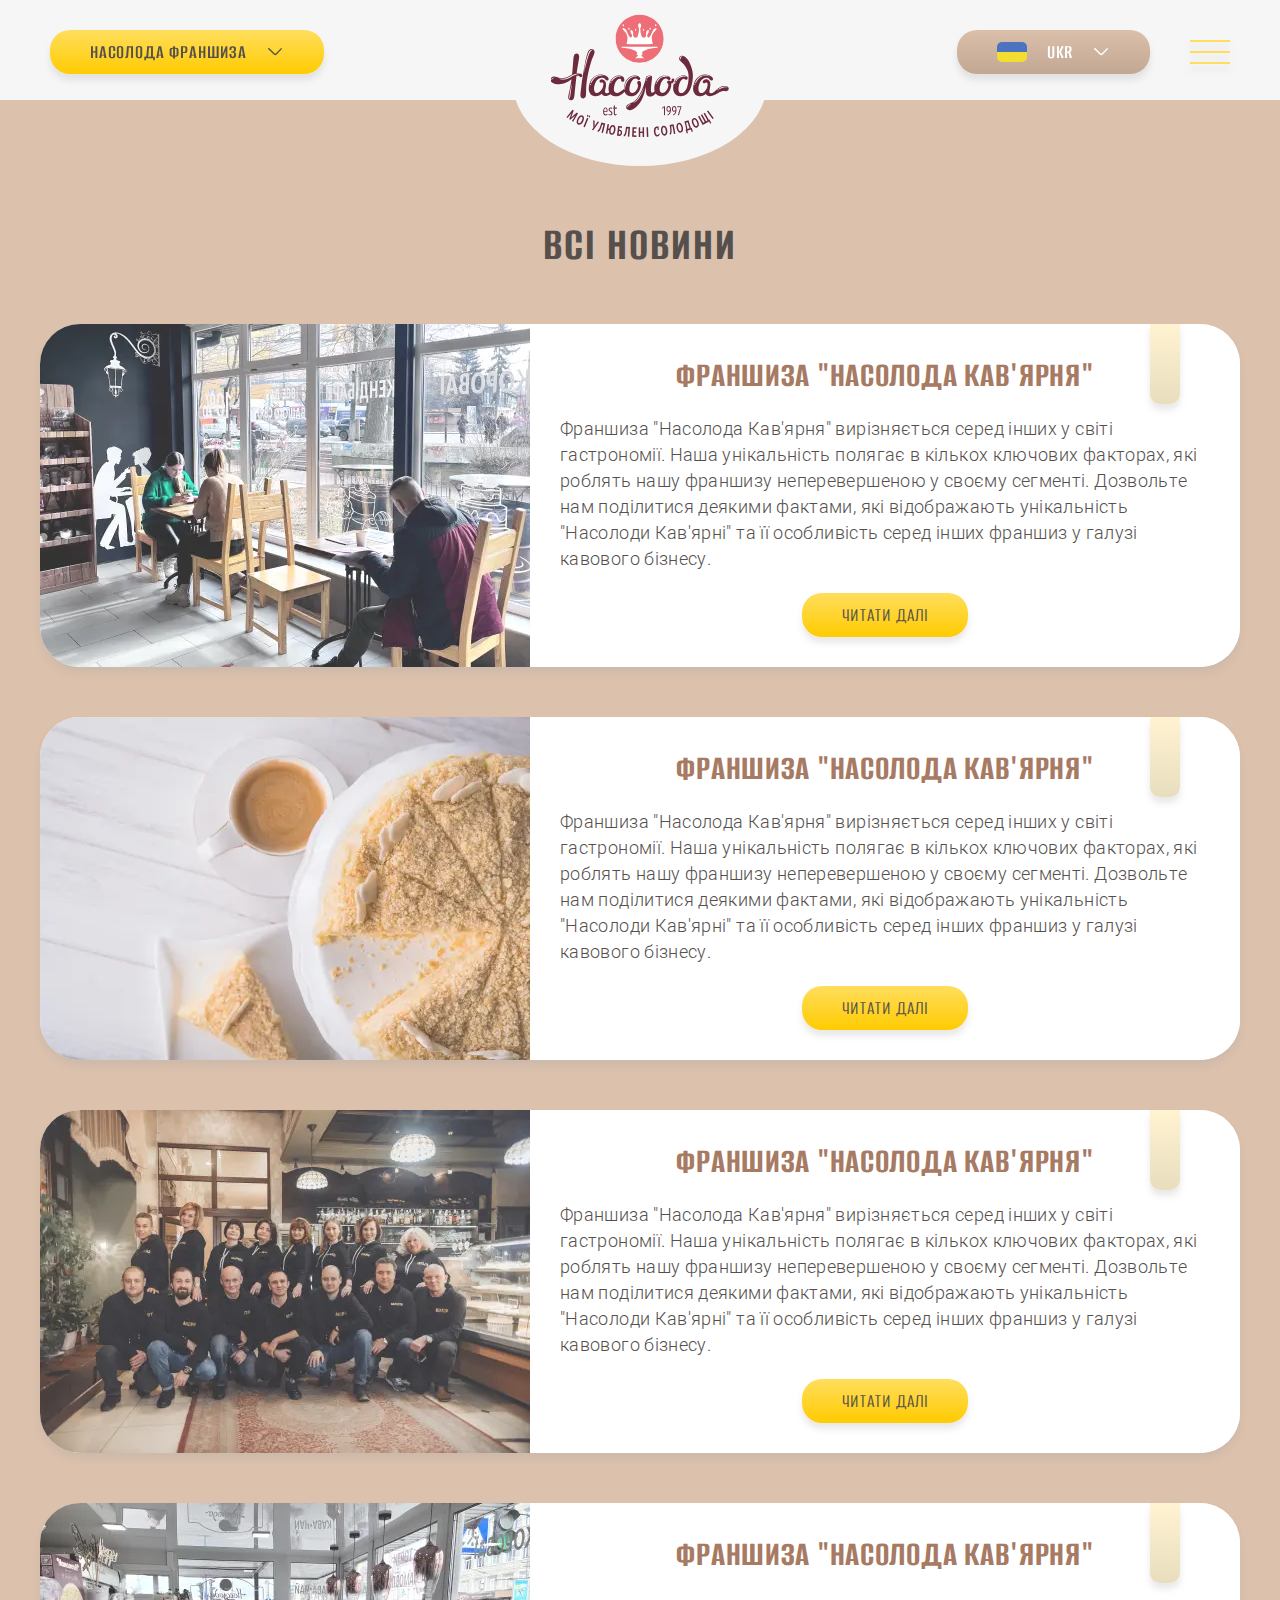
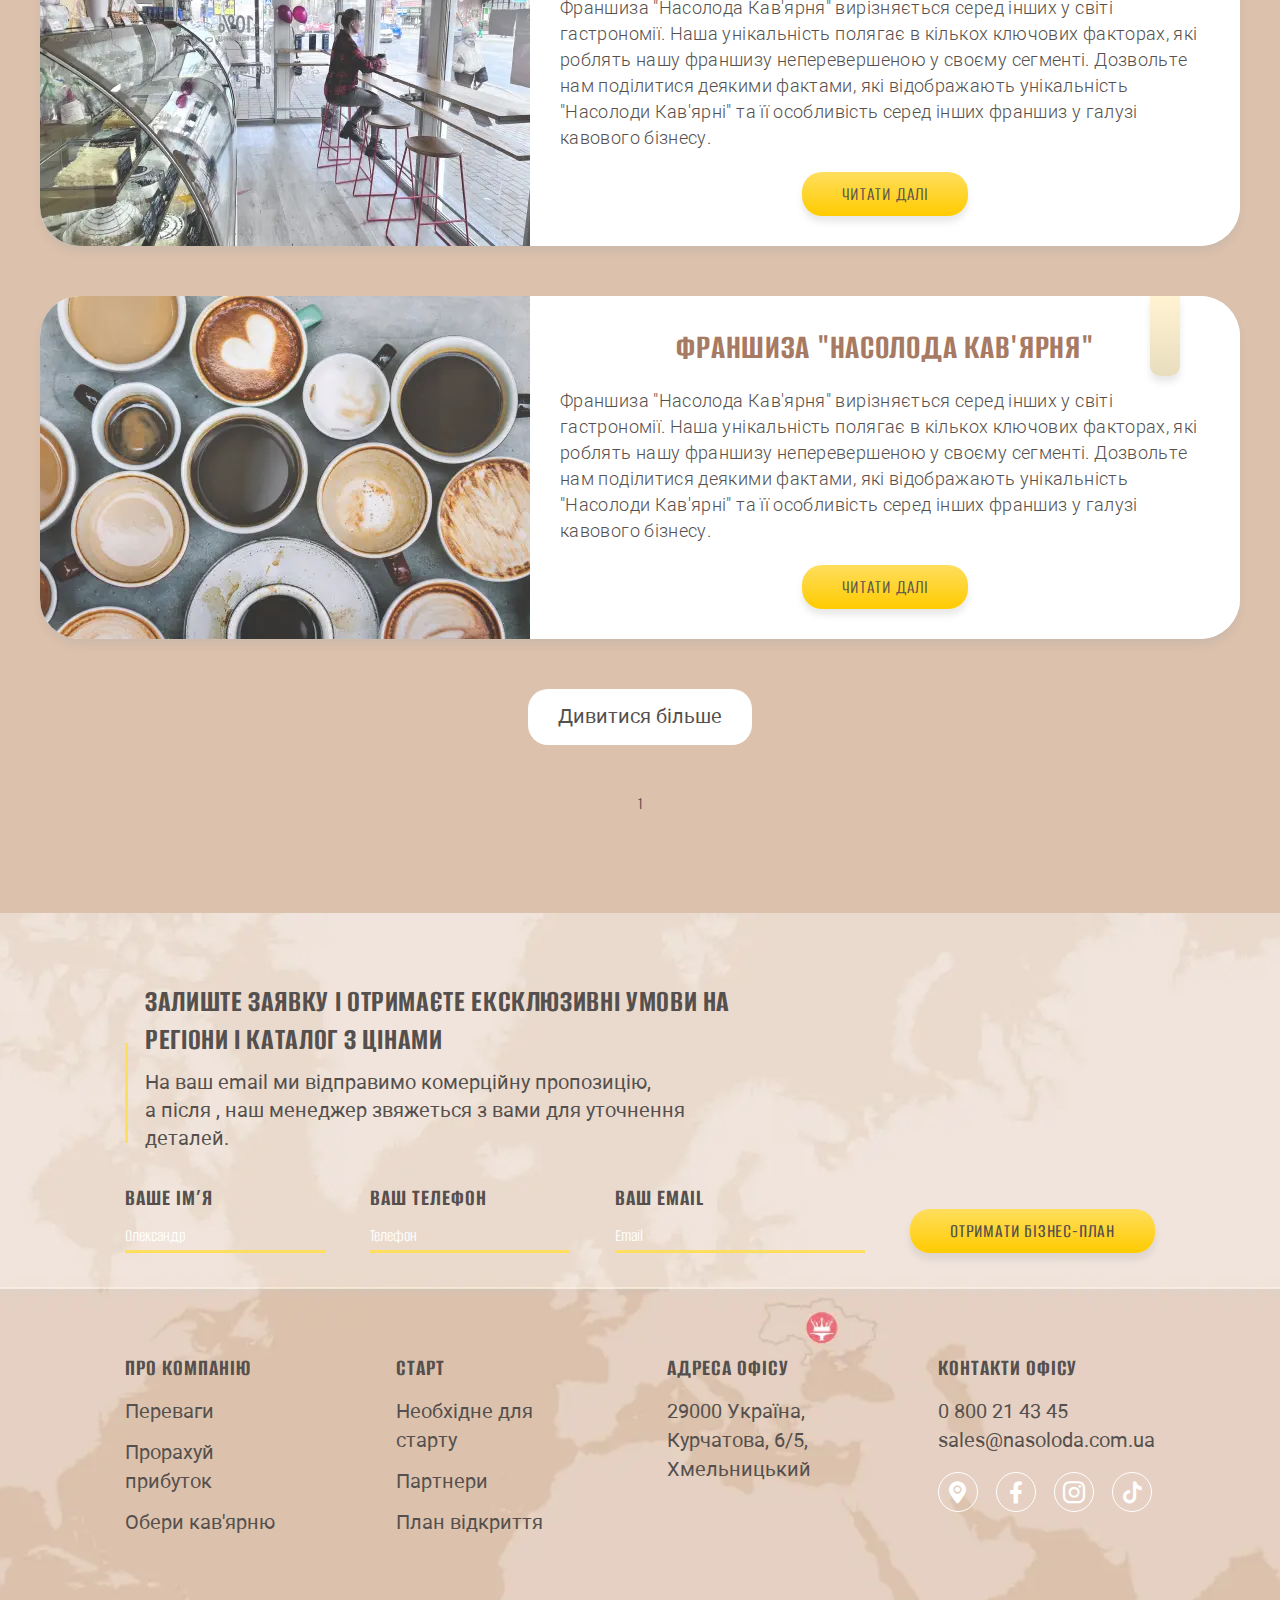
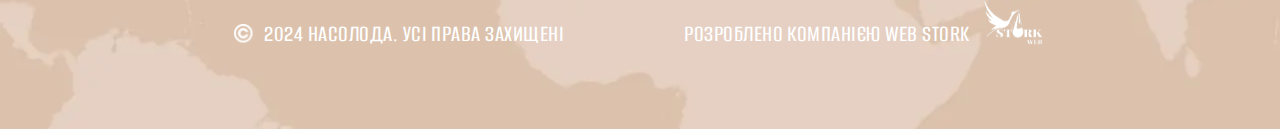
<file: page-news.html>
<!DOCTYPE html>
<html lang="uk">

<head>
	<title>Новини</title>
	<meta charset="UTF-8">
	<meta name="format-detection" content="telephone=no">
	<!-- <style>body{opacity: 0;}</style> -->
	<link rel="stylesheet" href="css/style.min.css?_v=20240329153017">
	<link rel="shortcut icon" href="favicon.ico">
	<!-- <meta name="robots" content="noindex, nofollow"> -->
	<meta name="viewport" content="width=device-width, initial-scale=1.0">
</head>

<body>
	<div class="wrapper">
		<header class="header">
			<div class="header__container">
				<div class="header__body">
					<a href="home.html" class="header__logo"><img src="img/logo.svg" alt="logo"></a>
					<div class="header__actions">
						<div class="header__companies companies-header submenu-item">
							<button type="button" class="companies-header__button button submenu-button _icon-arrow">ФРАНШИЗА <span>НАСОЛОДА</span> </button>
							<ul class="companies-header__list">
								<li class="companies-header__item">
									<a href="#" class="companies-header__link">НАСОЛОДА КОМПАНІЯ</a>
								</li>
								<li class="companies-header__item">
									<a href="#" class="companies-header__link">НАСОЛОДА</a>
								</li>
							</ul>
						</div>
						<div class="header__languages languages-header submenu-item">
							<button type="button" class="languages-header__button button button_brown submenu-button _icon-arrow">UKR <span><img src="img/icons/icon-ukraine.svg" alt="icon"></span></button>
							<ul class="languages-header__list">
								<li class="languages-header__item">
									<a href="#" class="languages-header__link"><span><img src="img/icons/icon-uk.svg" alt="icon"></span> ENG</a>
								</li>
								<li class="languages-header__item">
									<a href="#" class="languages-header__link"><span><img src="img/icons/icon-pl.svg" alt="icon"></span> PL</a>
								</li>
							</ul>
						</div>
					</div>
					<button type="button" class="menu__icon icon-menu"><span></span></button>
					<div class="header__menu menu">
						<nav class="menu__body">
							<div class="menu__top">
								<a href="#" class="menu__button button button_menu" data-da=".menu__column_start, 991.98, 2">ОТРИМАТИ БІЗНЕС-ПЛАН</a>
								<div class="menu__languages languages-header submenu-item">
									<button type="button" class="languages-header__button button button_brown button_menu submenu-button _icon-arrow">UKR <span><img src="img/icons/icon-ukraine.svg" alt="icon"></span></button>
									<ul class="languages-header__list">
										<li class="languages-header__item">
											<a href="#" class="languages-header__link"><span><img src="img/icons/icon-uk.svg" alt="icon"></span> ENG</a>
										</li>
										<li class="languages-header__item">
											<a href="#" class="languages-header__link"><span><img src="img/icons/icon-pl.svg" alt="icon"></span> PL</a>
										</li>
									</ul>
								</div>
								<div class="menu__social social-menu" data-da=".menu__column_start, 991.98, 3">
									<a href="#" class="social-menu__link social-menu__link_location _icon-location"></a>
									<a href="#" class="social-menu__link social-menu__link_facebook _icon-facebook"></a>
									<a href="#" class="social-menu__link social-menu__link_instagram _icon-instagram"></a>
									<a href="#" class="social-menu__link social-menu__link_tiktok _icon-tiktok"></a>
								</div>
							</div>
							<div class="menu__columns">
								<div class="menu__column menu__column_about">
									<div class="menu__content">
										<div class="menu__label">ПРО КОМПАНІЮ</div>
										<ul class="menu__list">
											<li class="menu__item"><a href="#" class="menu__link">Чому ми?</a></li>
											<li class="menu__item"><a href="#" class="menu__link">Прорахуй прибуток</a></li>
											<li class="menu__item"><a href="#" class="menu__link">Обери локацію</a></li>
											<li class="menu__item"><a href="#" class="menu__link">Контакти</a></li>
											<li class="menu__item"><a href="#" class="menu__link">Блог</a></li>
										</ul>
									</div>
								</div>
								<div class="menu__column menu__column_start">
									<div class="menu__label">Cтарт</div>
									<ul class="menu__list">
										<li class="menu__item"><a href="#" class="menu__link">Необхідне для старту</a></li>
										<li class="menu__item"><a href="#" class="menu__link">Наші відкриття</a></li>
										<li class="menu__item"><a href="#" class="menu__link">План відкриття</a></li>
									</ul>
								</div>
							</div>
							<img src="img/header/bg.svg" class="menu__background" data-da=".menu__column_about, 991.98, 3" alt="background image">
						</nav>
					</div>
				</div>
			</div>
		</header>
		<main class="page-news">
			<section class="page-news__news news">
				<div class="news__container">
					<div class="news__body">
						<h1 class="news__title">ВСІ НОВИНИ</h1>
						<div class="news__items">
							<article class="news__item item-news">
								<a href="article.html" class="item-news__image -ibg">
									<picture><source srcset="img/news/image_1.webp" type="image/webp"><img src="img/news/image_1.jpg" alt="image"></picture>
								</a>
								<div class="item-news__body">
									<div class="item-news__content">
										<h2 class="item-news__title">
											<a href="article.html" class="item-news__title-link">Франшиза "Насолода Кав'ярня"</a>
										</h2>
										<div class="item-news__text">
											<p>Франшиза "Насолода Кав'ярня" вирізняється серед інших у світі гастрономії. Наша унікальність полягає в кількох ключових факторах, які роблять нашу франшизу неперевершеною у своєму сегменті. Дозвольте нам поділитися деякими фактами, які відображають унікальність "Насолоди Кав'ярні" та її особливість серед інших франшиз у галузі кавового бізнесу.</p>
										</div>
									</div>
									<a href="article.html" class="item-news__button button button_small">ЧИТАТИ ДАЛІ</a>
								</div>
							</article>
							<article class="news__item item-news">
								<a href="article.html" class="item-news__image -ibg">
									<picture><source srcset="img/news/image_2.webp" type="image/webp"><img src="img/news/image_2.jpg" alt="image"></picture>
								</a>
								<div class="item-news__body">
									<div class="item-news__content">
										<h2 class="item-news__title">
											<a href="article.html" class="item-news__title-link">Франшиза "Насолода Кав'ярня"</a>
										</h2>
										<div class="item-news__text">
											<p>Франшиза "Насолода Кав'ярня" вирізняється серед інших у світі гастрономії. Наша унікальність полягає в кількох ключових факторах, які роблять нашу франшизу неперевершеною у своєму сегменті. Дозвольте нам поділитися деякими фактами, які відображають унікальність "Насолоди Кав'ярні" та її особливість серед інших франшиз у галузі кавового бізнесу.</p>
										</div>
									</div>
									<a href="article.html" class="item-news__button button button_small">ЧИТАТИ ДАЛІ</a>
								</div>
							</article>
							<article class="news__item item-news">
								<a href="article.html" class="item-news__image -ibg">
									<picture><source srcset="img/news/image_3.webp" type="image/webp"><img src="img/news/image_3.jpg" alt="image"></picture>
								</a>
								<div class="item-news__body">
									<div class="item-news__content">
										<h2 class="item-news__title">
											<a href="article.html" class="item-news__title-link">Франшиза "Насолода Кав'ярня"</a>
										</h2>
										<div class="item-news__text">
											<p>Франшиза "Насолода Кав'ярня" вирізняється серед інших у світі гастрономії. Наша унікальність полягає в кількох ключових факторах, які роблять нашу франшизу неперевершеною у своєму сегменті. Дозвольте нам поділитися деякими фактами, які відображають унікальність "Насолоди Кав'ярні" та її особливість серед інших франшиз у галузі кавового бізнесу.</p>
										</div>
									</div>
									<a href="article.html" class="item-news__button button button_small">ЧИТАТИ ДАЛІ</a>
								</div>
							</article>
							<article class="news__item item-news">
								<a href="article.html" class="item-news__image -ibg">
									<picture><source srcset="img/news/image_4.webp" type="image/webp"><img src="img/news/image_4.jpg" alt="image"></picture>
								</a>
								<div class="item-news__body">
									<div class="item-news__content">
										<h2 class="item-news__title">
											<a href="article.html" class="item-news__title-link">Франшиза "Насолода Кав'ярня"</a>
										</h2>
										<div class="item-news__text">
											<p>Франшиза "Насолода Кав'ярня" вирізняється серед інших у світі гастрономії. Наша унікальність полягає в кількох ключових факторах, які роблять нашу франшизу неперевершеною у своєму сегменті. Дозвольте нам поділитися деякими фактами, які відображають унікальність "Насолоди Кав'ярні" та її особливість серед інших франшиз у галузі кавового бізнесу.</p>
										</div>
									</div>
									<a href="article.html" class="item-news__button button button_small">ЧИТАТИ ДАЛІ</a>
								</div>
							</article>
							<article class="news__item item-news">
								<a href="article.html" class="item-news__image -ibg">
									<picture><source srcset="img/news/image_5.webp" type="image/webp"><img src="img/news/image_5.jpg" alt="image"></picture>
								</a>
								<div class="item-news__body">
									<div class="item-news__content">
										<h2 class="item-news__title">
											<a href="article.html" class="item-news__title-link">Франшиза "Насолода Кав'ярня"</a>
										</h2>
										<div class="item-news__text">
											<p>Франшиза "Насолода Кав'ярня" вирізняється серед інших у світі гастрономії. Наша унікальність полягає в кількох ключових факторах, які роблять нашу франшизу неперевершеною у своєму сегменті. Дозвольте нам поділитися деякими фактами, які відображають унікальність "Насолоди Кав'ярні" та її особливість серед інших франшиз у галузі кавового бізнесу.</p>
										</div>
									</div>
									<a href="article.html" class="item-news__button button button_small">ЧИТАТИ ДАЛІ</a>
								</div>
							</article>
						</div>
						<button type="button" class="news__button">Дивитися більше</button>
						<div class="news__pagination">1</div>
					</div>
				</div>
			</section>
		</main>
		<footer class="footer">
			<div class="footer__container">
				<div class="footer__body">
					<div class="footer__top top-footer">
						<div class="top-footer__content">
							<h3 class="top-footer__title">Залиште заявку і отримаєте ексклюзивні умови
								на регіони і каталог з цінами</h3>
							<div class="top-footer__text">На ваш email ми відправимо комерційну пропозицію, <br>
								а після , наш менеджер звяжеться з вами для уточнення деталей.</div>
						</div>
						<div class="top-footer__form form">
							<form action="files/sendmail/sendmail.php" method="POST" id="form-footer" class="form__body">
								<div class="form__item form__item_name">
									<label for="formName" class="form__label">Ваше ім’я</label>
									<input autocomplete="off" type="text" name="form[Name]" id="formName" data-error="Помилка" placeholder="Олександр" class="form__input input">
								</div>
								<div class="form__item form__item_phone">
									<label for="formPhone" class="form__label">Ваш телефон</label>
									<input autocomplete="off" type="tel" name="form[Phone]" id="formPhone" data-error="Помилка" placeholder="Телефон" class="form__input input">
								</div>
								<div class="form__item form__item_email">
									<label for="formEmail" class="form__label">ВАШ EMAIL</label>
									<input autocomplete="off" type="text" name="form[Email]" id="formEmail" data-error="Помилка" placeholder="Email" class="form__input input">
								</div>
								<button type="submit" class="form__button button">ОТРИМАТИ БІЗНЕС-ПЛАН</button>
							</form>
						</div>
					</div>
					<div class="footer__bottom bottom-footer">
						<div class="bottom-footer__body">
							<div class="bottom-footer__columns">
								<div class="bottom-footer__column">
									<h4 class="bottom-footer__title">ПРО КОМПАНІЮ</h4>
									<div class="bottom-footer__body">
										<ul class="bottom-footer__list">
											<li class="bottom-footer__item">
												<a href="#" class="bottom-footer__link">Переваги</a>
											</li>
											<li class="bottom-footer__item">
												<a href="#" class="bottom-footer__link">Прорахуй прибуток</a>
											</li>
											<li class="bottom-footer__item">
												<a href="#" class="bottom-footer__link">Обери кав'ярню</a>
											</li>
										</ul>
									</div>
								</div>
								<div class="bottom-footer__column">
									<h4 class="bottom-footer__title">СТАРТ</h4>
									<div class="bottom-footer__body">
										<ul class="bottom-footer__list">
											<li class="bottom-footer__item">
												<a href="#" class="bottom-footer__link">Необхідне для старту</a>
											</li>
											<li class="bottom-footer__item">
												<a href="#" class="bottom-footer__link">Партнери</a>
											</li>
											<li class="bottom-footer__item">
												<a href="#" class="bottom-footer__link">План відкриття</a>
											</li>
										</ul>
									</div>
								</div>
								<div class="bottom-footer__column">
									<h4 class="bottom-footer__title">АДРЕСА оФІСУ</h4>
									<div class="bottom-footer__body">
										<a href="#" class="bottom-footer__link">29000 Україна,
											Курчатова, 6/5,
											Хмельницький</a>
									</div>
								</div>
								<div class="bottom-footer__column">
									<h4 class="bottom-footer__title">КОНТАКТИ ОФІСУ</h4>
									<div class="bottom-footer__body">
										<div class="bottom-footer__links">
											<a href="tel:0800214345" class="bottom-footer__link">0 800 21 43 45</a>
											<a href="mailto:sales@nasoloda.com.ua" class="bottom-footer__link">sales@nasoloda.com.ua</a>
										</div>
										<div class="bottom-footer__social social-footer" data-da=".bottom-footer, 991.98, 1">
											<a href="#" class="social-footer__link social-footer__link_location _icon-location"></a>
											<a href="#" class="social-footer__link social-footer__link_facebook _icon-facebook"></a>
											<a href="#" class="social-footer__link social-footer__link_instagram _icon-instagram"></a>
											<a href="#" class="social-footer__link social-footer__link_tiktok _icon-tiktok"></a>
										</div>
									</div>
								</div>
							</div>
						</div>
						<div class="bottom-footer__info">
							<div class="bottom-footer__rights"><span><img src="img/icons/icon-right.svg" alt="icon right"></span> 2024 НАСОЛОДА. УСІ ПРАВА ЗАХИЩЕНІ</div>
							<div class="bottom-footer__dev">РОЗРОБЛЕНО КОМПАНІЄЮ WEB STORK <span><img src="img/footer/icon-webstork.svg" alt="icon web stork"></span></div>
						</div>
					</div>
				</div>
			</div>
		</footer>
	</div>
	<script src="js/app.min.js?_v=20240329153017"></script>
</body>

</html>
</file>
<file: css/style.min.css>
@charset "UTF-8";@import url(https://fonts.googleapis.com/css?family=Alumni+Sans:regular,500,600,700&display=swap);@font-face{font-family:Araboto;font-display:swap;src:url("../fonts/Araboto Light 400.woff2") format("woff2"),url("../fonts/Araboto Light 400.woff") format("woff");font-weight:300;font-style:normal}@font-face{font-family:Araboto;font-display:swap;src:url("../fonts/Araboto Medium 400.woff2") format("woff2"),url("../fonts/Araboto Medium 400.woff") format("woff");font-weight:500;font-style:normal}@font-face{font-family:Araboto;font-display:swap;src:url("../fonts/Araboto Normal 400.woff2") format("woff2"),url("../fonts/Araboto Normal 400.woff") format("woff");font-weight:400;font-style:normal}@font-face{font-family:icons;font-display:swap;src:url(../fonts/icons.woff2) format("woff2"),url(../fonts/icons.woff) format("woff");font-weight:400;font-style:normal}[class*=_icon-]:before{font-family:icons;font-style:normal;font-weight:400;font-variant:normal;text-transform:none;line-height:1;-webkit-font-smoothing:antialiased;-moz-osx-font-smoothing:grayscale}[class*=_icon-]:before{display:block}._icon-plus:before{content:"\e908"}._icon-arrow:before{content:"\e900"}._icon-facebook:before{content:"\e901"}._icon-instagram:before{content:"\e902"}._icon-location:before{content:"\e903"}._icon-money:before{content:"\e904"}._icon-phone:before{content:"\e905"}._icon-arrow-slider:before{content:"\e906"}._icon-tiktok:before{content:"\e907"}*{padding:0;margin:0;border:0}*,:after,:before{-webkit-box-sizing:border-box;box-sizing:border-box}body,html{height:100%;min-width:320px}body{color:#55504d;line-height:1;font-family:"Alumni Sans";font-size:1.125rem;-ms-text-size-adjust:100%;-moz-text-size-adjust:100%;-webkit-text-size-adjust:100%;-webkit-font-smoothing:antialiased;-moz-osx-font-smoothing:grayscale}button,input,textarea{font-family:"Alumni Sans";font-size:inherit}button{cursor:pointer;color:inherit;background-color:transparent}a{color:inherit;text-decoration:none}ul li{list-style:none}img{vertical-align:top}h1,h2,h3,h4,h5,h6{font-weight:inherit;font-size:inherit}.lock body{overflow:hidden;-ms-touch-action:none;touch-action:none;-ms-scroll-chaining:none;overscroll-behavior:none}.wrapper{min-height:100%;display:-webkit-box;display:-ms-flexbox;display:flex;-webkit-box-orient:vertical;-webkit-box-direction:normal;-ms-flex-direction:column;flex-direction:column;overflow:hidden}@supports (overflow:clip){.wrapper{overflow:clip}}.wrapper>main{-webkit-box-flex:1;-ms-flex:1 1 auto;flex:1 1 auto}.wrapper>*{min-width:0}[class*=__container]{max-width:76.875rem;margin:0 auto;padding:0 .9375rem}.button{display:-webkit-inline-box;display:-ms-inline-flexbox;display:inline-flex;-webkit-box-shadow:0 6px 6px 0 rgba(168,168,168,.25);box-shadow:0 6px 6px 0 rgba(168,168,168,.25);background:-webkit-gradient(linear,left top,left bottom,from(#ffde5d),to(#ffcb00));background:linear-gradient(180deg,#ffde5d 0,#ffcb00 100%);border-radius:1.25rem;-webkit-transition:-webkit-transform .5s ease 0s;transition:-webkit-transform .5s ease 0s;transition:transform .5s ease 0s;transition:transform .5s ease 0s,-webkit-transform .5s ease 0s;font-weight:500;text-transform:uppercase;letter-spacing:.04em;-webkit-box-pack:center;-ms-flex-pack:center;justify-content:center;-webkit-box-align:center;-ms-flex-align:center;align-items:center}.button._fw{width:100%}.button_brown{padding:0 20px;-webkit-box-shadow:0 6px 6px 0 rgba(168,168,168,.25);box-shadow:0 6px 6px 0 rgba(168,168,168,.25);background:-webkit-gradient(linear,left top,left bottom,from(#dabfab),to(#c2a793));background:linear-gradient(180deg,#dabfab 0,#c2a793 100%);color:#fff}.button_menu{height:2.75rem}.button_small{font-weight:400}input[type=email],input[type=tel],input[type=text],textarea{-webkit-appearance:none;-moz-appearance:none;appearance:none}.input{width:100%;height:2.0625rem;display:block;padding:0 0;border-bottom:3px solid #ffde5d;background-color:transparent}.input::-webkit-input-placeholder{color:#fff;line-height:1.45}.input::-moz-placeholder{color:#fff;line-height:1.45}.input:-ms-input-placeholder{color:#fff;line-height:1.45}.input::-ms-input-placeholder{color:#fff;line-height:1.45}.input::placeholder{color:#fff;line-height:1.45}.input._form-focus{outline:0}.input_popup{background-color:#e8ddbd;font-family:Araboto;font-weight:300;line-height:2.1666666667;border:none}.input_popup::-webkit-input-placeholder{color:#55504d}.input_popup::-moz-placeholder{color:#55504d}.input_popup:-ms-input-placeholder{color:#55504d}.input_popup::-ms-input-placeholder{color:#55504d}.input_popup::placeholder{color:#55504d}.input[placeholder]:not([data-placeholder-nohiden])::-webkit-input-placeholder{-webkit-transition:opacity .3s;transition:opacity .3s}.input[placeholder]:not([data-placeholder-nohiden])::-moz-placeholder{-moz-transition:opacity .3s;transition:opacity .3s}.input[placeholder]:not([data-placeholder-nohiden]):-ms-input-placeholder{-ms-transition:opacity .3s;transition:opacity .3s}.input[placeholder]:not([data-placeholder-nohiden])::-ms-input-placeholder{-ms-transition:opacity .3s;transition:opacity .3s}.input[placeholder]:not([data-placeholder-nohiden])::placeholder{-webkit-transition:opacity .3s;transition:opacity .3s}.input[placeholder]:not([data-placeholder-nohiden]):focus::-webkit-input-placeholder{opacity:0}.input[placeholder]:not([data-placeholder-nohiden]):focus::-moz-placeholder{opacity:0}.input[placeholder]:not([data-placeholder-nohiden]):focus:-ms-input-placeholder{opacity:0}.input[placeholder]:not([data-placeholder-nohiden]):focus::-ms-input-placeholder{opacity:0}.input[placeholder]:not([data-placeholder-nohiden]):focus::placeholder{opacity:0}textarea.input{resize:none}body::after{content:"";background-color:rgba(0,0,0,.5);position:fixed;width:100%;height:100%;top:0;left:0;opacity:0;-webkit-transition:opacity .8s ease 0s;transition:opacity .8s ease 0s;pointer-events:none;z-index:149}.popup-show body::after{opacity:1}.popup{position:fixed;top:0;left:0;bottom:0;right:0;padding:30px 10px;-webkit-transition:visibility .8s ease 0s;transition:visibility .8s ease 0s;visibility:hidden;pointer-events:none}.popup_show{z-index:150;visibility:visible;overflow:auto;pointer-events:auto}.popup_show .popup__content{visibility:visible;-webkit-transform:scale(1);-ms-transform:scale(1);transform:scale(1)}.popup__wrapper{display:-webkit-box;display:-ms-flexbox;display:flex;-webkit-box-orient:vertical;-webkit-box-direction:normal;-ms-flex-direction:column;flex-direction:column;-webkit-box-align:center;-ms-flex-align:center;align-items:center;min-height:100%;-webkit-box-flex:1;-ms-flex:1 1 auto;flex:1 1 auto;width:100%;display:flex;-webkit-box-pack:center;-ms-flex-pack:center;justify-content:center;align-items:center}.popup__content{visibility:hidden;-webkit-transform:scale(0);-ms-transform:scale(0);transform:scale(0);-webkit-transition:-webkit-transform .3s ease 0s;transition:-webkit-transform .3s ease 0s;transition:transform .3s ease 0s;transition:transform .3s ease 0s,-webkit-transform .3s ease 0s;background-color:#fff;width:100%;max-width:503px;border-radius:20px}.lock .popup__content{visibility:visible}.popup__content_ok{max-width:265px}.popup__body{display:-webkit-box;display:-ms-flexbox;display:flex;-webkit-box-orient:vertical;-webkit-box-direction:normal;-ms-flex-direction:column;flex-direction:column}.popup__body_ok{-webkit-box-align:center;-ms-flex-align:center;align-items:center}.popup__subtitle,.popup__title{line-height:1.1944444444;font-weight:700;letter-spacing:.02em;text-transform:uppercase;text-align:center;color:#a77a63}.popup__subtitle{line-height:1.2142857143;color:#55504d}.popup__text{line-height:1.4375;text-align:center;font-family:Araboto}.popup__form{display:-webkit-box;display:-ms-flexbox;display:flex;-webkit-box-orient:vertical;-webkit-box-direction:normal;-ms-flex-direction:column;flex-direction:column;-webkit-box-align:center;-ms-flex-align:center;align-items:center}.popup__input{-ms-flex-item-align:stretch;-ms-grid-row-align:stretch;align-self:stretch;display:block;width:100%}.popup__button{margin-top:.3125rem}.popup__close{position:absolute;top:1.25rem;right:1.25rem;border-radius:50%;border:3px solid #a77a63;display:-webkit-box;display:-ms-flexbox;display:flex;-webkit-box-pack:center;-ms-flex-pack:center;justify-content:center;-webkit-box-align:center;-ms-flex-align:center;align-items:center}.popup__close::before{color:#a77a63;-webkit-transform:rotate(45deg);-ms-transform:rotate(45deg);transform:rotate(45deg);-webkit-transition:-webkit-transform .4s ease 0s;transition:-webkit-transform .4s ease 0s;transition:transform .4s ease 0s;transition:transform .4s ease 0s,-webkit-transform .4s ease 0s}.popup__close_ok{top:.9375rem;right:.9375rem}.spollers{display:-ms-grid;display:grid;width:100%;counter-reset:section}.spollers__item{background:linear-gradient(82deg,#e8ddbd 0,#f9f4e6 50.5%,#e8ddbd 100%);-webkit-transform:translate(-100%,0);-ms-transform:translate(-100%,0);transform:translate(-100%,0);opacity:0}._watcher-view .spollers__item{-webkit-animation:items-spollers 1s forwards;animation:items-spollers 1s forwards}@-webkit-keyframes items-spollers{100%{opacity:1;-webkit-transform:translate(0,0);transform:translate(0,0)}}@keyframes items-spollers{100%{opacity:1;-webkit-transform:translate(0,0);transform:translate(0,0)}}.spollers__item:nth-child(1){-webkit-animation-delay:0s;animation-delay:0s}.spollers__item:nth-child(2){-webkit-animation-delay:.2s;animation-delay:.2s}.spollers__item:nth-child(3){-webkit-animation-delay:.4s;animation-delay:.4s}.spollers__item:nth-child(4){-webkit-animation-delay:.6s;animation-delay:.6s}.spollers__item:nth-child(5){-webkit-animation-delay:.8s;animation-delay:.8s}.spollers__item:nth-child(6){-webkit-animation-delay:1s;animation-delay:1s}.spollers__item:nth-child(7){-webkit-animation-delay:1.2s;animation-delay:1.2s}.spollers__title{display:-webkit-box;display:-ms-flexbox;display:flex;-webkit-box-align:center;-ms-flex-align:center;align-items:center;width:100%;background:linear-gradient(82deg,#e8ddbd 0,#f9f4e6 50.5%,#e8ddbd 100%);cursor:default;text-align:left;padding:.3125rem .3125rem;letter-spacing:.02em;text-transform:uppercase;position:relative}.spollers__title span{border-radius:50%;background-color:#ffde5d;display:-webkit-box;display:-ms-flexbox;display:flex;-webkit-box-pack:center;-ms-flex-pack:center;justify-content:center;-webkit-box-align:center;-ms-flex-align:center;align-items:center;font-weight:700;position:relative;z-index:2}.spollers__title span::before{content:counters(section, ".");counter-increment:section}.spollers__title::before{position:absolute;top:.3125rem;right:.3125rem;border-radius:50%;background-color:#a77a63;display:-webkit-box;display:-ms-flexbox;display:flex;-webkit-box-pack:center;-ms-flex-pack:center;justify-content:center;-webkit-box-align:center;-ms-flex-align:center;align-items:center;color:#fff;-webkit-transition:all .5s ease 0s;transition:all .5s ease 0s}._spoller-init .spollers__title{cursor:pointer}.spollers__title._spoller-active{border-radius:1.875rem}.spollers__title._spoller-active::before{-webkit-transform:rotate(135deg);-ms-transform:rotate(135deg);transform:rotate(135deg)}.spollers__body{padding-top:.9375rem;padding-bottom:1.25rem}.spollers__body ul li{max-width:40.3125rem;padding-left:1.75rem;font-family:Araboto;font-weight:300;letter-spacing:.02em;position:relative}.spollers__body ul li::before{content:"";position:absolute;top:.375rem;left:.75rem;width:.1875rem;height:.1875rem;border-radius:50%;background-color:#55504d}.spollers__body ul li:not(:last-child){margin-bottom:.625rem}[data-showmore-button] span:last-child{display:none}._showmore-active [data-showmore-button] span{display:none}._showmore-active [data-showmore-button] span:last-child{display:block}[class*=-ibg]{position:relative}[class*=-ibg] img{position:absolute;width:100%;height:100%;top:0;left:0;-o-object-fit:cover;object-fit:cover}[class*=-ibg_contain] img{-o-object-fit:contain;object-fit:contain}.call{position:fixed;z-index:99;left:85%;border-radius:50%;background:-webkit-gradient(linear,left top,left bottom,from(#ffde5d),to(#ffcb00));background:linear-gradient(180deg,#ffde5d 0,#ffcb00 100%);display:-webkit-box;display:-ms-flexbox;display:flex;-webkit-box-pack:center;-ms-flex-pack:center;justify-content:center;-webkit-box-align:center;-ms-flex-align:center;align-items:center;-webkit-transition:-webkit-transform .3s ease 0s;transition:-webkit-transform .3s ease 0s;transition:transform .3s ease 0s;transition:transform .3s ease 0s,-webkit-transform .3s ease 0s}.title_64{font-weight:700;text-transform:uppercase;letter-spacing:.02em}.title_36{font-weight:700;letter-spacing:.04em;text-transform:uppercase;text-align:center}.companies-header__list,.languages-header__list{position:absolute;width:100%;min-height:9.25rem;top:0;left:0;opacity:0;visibility:hidden;pointer-events:none;-webkit-transition:all .5s ease 0s;transition:all .5s ease 0s;-webkit-box-shadow:0 6px 6px 0 rgba(168,168,168,.25);box-shadow:0 6px 6px 0 rgba(168,168,168,.25);background-color:#f6f6f6;border-radius:1.25rem;display:-webkit-box;display:-ms-flexbox;display:flex;-webkit-box-orient:vertical;-webkit-box-direction:normal;-ms-flex-direction:column;flex-direction:column;-webkit-box-pack:end;-ms-flex-pack:end;justify-content:end;gap:.625rem}._active .companies-header__list,._active .languages-header__list{opacity:1;visibility:visible;pointer-events:auto}.top-step{display:-webkit-box;display:-ms-flexbox;display:flex;-webkit-box-align:center;-ms-flex-align:center;align-items:center;border:2px solid #a77a63}.top-step_white{color:#fff;border-color:#ffde5d}.top-step__label{font-weight:700;color:#fff;letter-spacing:.02em;text-transform:uppercase;background-color:#a77a63;display:-webkit-box;display:-ms-flexbox;display:flex;-webkit-box-pack:center;-ms-flex-pack:center;justify-content:center;-webkit-box-align:center;-ms-flex-align:center;align-items:center}.top-step__label_white{background-color:#ffde5d}.top-step__title{font-weight:700;letter-spacing:.02em;text-transform:uppercase;text-align:center;color:#a77a63}.top-step__title_white{color:#fff}.slider-controls{display:-webkit-box;display:-ms-flexbox;display:flex;-webkit-box-align:center;-ms-flex-align:center;align-items:center;gap:1.25rem}.slider-arrow{width:1.625rem;height:1.625rem;border-radius:50%;background-color:#ffde5d;display:-webkit-box;display:-ms-flexbox;display:flex;-webkit-box-pack:center;-ms-flex-pack:center;justify-content:center;-webkit-box-align:center;-ms-flex-align:center;align-items:center}.slider-arrow::before{font-size:.75rem}.header{position:fixed;width:100%;top:-120%;left:0;z-index:50;-webkit-transition:all .5s ease .8s;transition:all .5s ease .8s}.header::after,.header::before{content:"";position:fixed;top:-120%;background-color:#f6f6f6;-webkit-transition:all .5s ease .3s;transition:all .5s ease .3s}.header::before{content:"";width:100%;left:0}.header::after{content:"";left:50%;-webkit-transform:translate(-50%,0);-ms-transform:translate(-50%,0);transform:translate(-50%,0);-webkit-clip-path:ellipse(50% 50%);clip-path:ellipse(50% 50%)}.loaded .header{top:0}.loaded .header::after,.loaded .header::before{top:0}.header__container{display:-webkit-box;display:-ms-flexbox;display:flex}.header__body{-webkit-box-flex:1;-ms-flex:1 1 100%;flex:1 1 100%;position:relative;display:-webkit-box;display:-ms-flexbox;display:flex}.header__logo{position:absolute;top:.875rem;left:50%;-webkit-transform:translate(-50%,0);-ms-transform:translate(-50%,0);transform:translate(-50%,0);z-index:2}.header__logo img{max-width:100%}.header__actions{-ms-flex-item-align:start;-ms-grid-row-align:start;align-self:start;-webkit-box-flex:1;-ms-flex:1 1 auto;flex:1 1 auto;display:-webkit-box;display:-ms-flexbox;display:flex;-webkit-box-pack:justify;-ms-flex-pack:justify;justify-content:space-between;margin-right:2.5rem}.companies-header{position:relative}.companies-header__button{position:relative;z-index:1;-webkit-box-orient:horizontal;-webkit-box-direction:reverse;-ms-flex-direction:row-reverse;flex-direction:row-reverse;-webkit-box-align:center;-ms-flex-align:center;align-items:center;gap:.3125rem;font-weight:600}.companies-header__button::before{-webkit-transform:rotate(0);-ms-transform:rotate(0);transform:rotate(0);-webkit-transition:all .5s ease 0s;transition:all .5s ease 0s}._active .companies-header__button{-webkit-transform:translate(0,-5px);-ms-transform:translate(0,-5px);transform:translate(0,-5px)}._active .companies-header__button::before{-webkit-transform:rotate(-180deg);-ms-transform:rotate(-180deg);transform:rotate(-180deg)}.companies-header__item{font-weight:600;text-transform:uppercase;letter-spacing:.04em;line-height:1.2}.companies-header__link{padding-bottom:.1875rem;position:relative}.companies-header__link::after{content:"";position:absolute;left:0;bottom:0;height:2px;width:0;background-color:#55504d;-webkit-transition:width .5s ease 0s;transition:width .5s ease 0s}.languages-header{position:relative}.languages-header__button{position:relative;z-index:1;display:-webkit-box;display:-ms-flexbox;display:flex;-webkit-box-orient:horizontal;-webkit-box-direction:reverse;-ms-flex-direction:row-reverse;flex-direction:row-reverse;-webkit-box-align:center;-ms-flex-align:center;align-items:center;gap:1.25rem;font-weight:600}.languages-header__button span{display:-webkit-box;display:-ms-flexbox;display:flex;-webkit-box-pack:center;-ms-flex-pack:center;justify-content:center;-webkit-box-align:center;-ms-flex-align:center;align-items:center;border-radius:5px;overflow:hidden}.languages-header__button span img{max-width:100%}.languages-header__button::before{-webkit-transform:rotate(0);-ms-transform:rotate(0);transform:rotate(0);-webkit-transition:all .5s ease 0s;transition:all .5s ease 0s}._active .languages-header__button{-webkit-transform:translate(0,-5px);-ms-transform:translate(0,-5px);transform:translate(0,-5px)}._active .languages-header__button::before{-webkit-transform:rotate(-180deg);-ms-transform:rotate(-180deg);transform:rotate(-180deg)}.languages-header__item{font-weight:600;text-transform:uppercase;letter-spacing:.04em}.languages-header__link{display:-webkit-box;display:-ms-flexbox;display:flex;-webkit-box-align:center;-ms-flex-align:center;align-items:center}.languages-header__link span{border-radius:.3125rem;overflow:hidden}.languages-header__link span img{max-width:100%}.menu{position:fixed;top:-120%;left:0;width:100%;height:100vh;overflow:auto;z-index:51;-webkit-transition:top .5s ease 0s;transition:top .5s ease 0s}.menu::after,.menu::before{content:"";position:fixed;height:100%;width:50%;top:-100%;-webkit-transition:top .5s ease 0s;transition:top .5s ease 0s}.menu::before{content:"";left:0;background-color:#a77a63}.menu::after{content:"";left:50%;background-color:#f6f6f6}.menu-open .menu{top:0}.menu-open .menu::after,.menu-open .menu::before{top:0}.menu__body{max-width:75rem;margin:0 auto;height:100%}.menu__top{position:relative;z-index:52;display:-webkit-box;display:-ms-flexbox;display:flex;max-width:81.944444%;max-width:73.75rem;margin:0 auto;-webkit-transform:translate(0,60px);-ms-transform:translate(0,60px);transform:translate(0,60px);padding-right:5rem}.menu__button{margin-right:2.5rem}.menu__languages{position:relative;z-index:2}.menu__columns{position:relative;display:-webkit-box;display:-ms-flexbox;display:flex;margin-top:10.25rem;padding-right:6.25rem}.menu__column{position:relative;z-index:2;-webkit-box-flex:0;-ms-flex:0 1 50%;flex:0 1 50%;display:-webkit-box;display:-ms-flexbox;display:flex;-webkit-box-orient:vertical;-webkit-box-direction:normal;-ms-flex-direction:column;flex-direction:column}.menu__content{position:relative;z-index:3;-ms-flex-item-align:start;-ms-grid-row-align:start;align-self:start}.menu__label{line-height:1.2083333333;font-weight:700;text-transform:uppercase;letter-spacing:.04em;text-align:right}.menu__item{font-family:Araboto;line-height:1.45;text-align:right;-webkit-transform:translate(-100%,0);-ms-transform:translate(-100%,0);transform:translate(-100%,0);opacity:0}.menu-open .menu__item{-webkit-animation:items-slide 1s forwards;animation:items-slide 1s forwards}@-webkit-keyframes items-slide{100%{opacity:1;-webkit-transform:translate(0,0);transform:translate(0,0)}}@keyframes items-slide{100%{opacity:1;-webkit-transform:translate(0,0);transform:translate(0,0)}}.menu__item:nth-child(1){-webkit-animation-delay:0s;animation-delay:0s}.menu__item:nth-child(2){-webkit-animation-delay:.2s;animation-delay:.2s}.menu__item:nth-child(3){-webkit-animation-delay:.4s;animation-delay:.4s}.menu__item:nth-child(4){-webkit-animation-delay:.6s;animation-delay:.6s}.menu__item:nth-child(5){-webkit-animation-delay:.8s;animation-delay:.8s}.menu__link{padding-bottom:.3125rem;position:relative}.menu__link::after{content:"";position:absolute;right:0;bottom:0;height:.125rem;width:0;background-color:#55504d;-webkit-transition:width .5s ease 0s;transition:width .5s ease 0s}.menu__background{position:absolute;z-index:1;top:50%;left:50%;-webkit-transform:translate(-50%,-50%);-ms-transform:translate(-50%,-50%);transform:translate(-50%,-50%);width:42.638889%;height:76.75%}.social-menu{display:-webkit-box;display:-ms-flexbox;display:flex;-webkit-box-align:center;-ms-flex-align:center;align-items:center;-webkit-box-pack:end;-ms-flex-pack:end;justify-content:end;position:relative;z-index:3}.social-menu__link{border-radius:50%;border:1px solid #a77a63;display:-webkit-box;display:-ms-flexbox;display:flex;-webkit-box-pack:center;-ms-flex-pack:center;justify-content:center;-webkit-box-align:center;-ms-flex-align:center;align-items:center;-webkit-transition:all .3s ease 0s;transition:all .3s ease 0s}.social-menu__link::before{color:#a77a63;-webkit-transition:all .3s ease 0s;transition:all .3s ease 0s}.icon-menu{display:block;position:relative;top:2.5rem;z-index:53;-webkit-transition:all .3s ease 0s;transition:all .3s ease 0s}.icon-menu span,.icon-menu::after,.icon-menu::before{content:"";-webkit-transition:all .3s ease 0s;transition:all .3s ease 0s;right:0;position:absolute;width:100%;height:.125rem;background-color:#ffde5d;-webkit-box-shadow:0 6px 6px 0 rgba(168,168,168,.25);box-shadow:0 6px 6px 0 rgba(168,168,168,.25)}.icon-menu::before{top:0}.icon-menu::after{bottom:0}.icon-menu span{top:calc(50% - .0625rem)}.menu-open .icon-menu{border-radius:50%;border:1px solid #ffde5d}.menu-open .icon-menu span{width:0}.menu-open .icon-menu::after,.menu-open .icon-menu::before{width:47%;right:28%;background-color:#55504d}.menu-open .icon-menu::before{top:calc(50% - .0625rem);-webkit-transform:rotate(-45deg);-ms-transform:rotate(-45deg);transform:rotate(-45deg)}.menu-open .icon-menu::after{bottom:calc(50% - .0625rem);-webkit-transform:rotate(45deg);-ms-transform:rotate(45deg);transform:rotate(45deg)}.no-webp .footer{background:url(../img/footer/bg-mobile.jpg) center/cover no-repeat}.footer__body{display:-webkit-box;display:-ms-flexbox;display:flex;-webkit-box-orient:vertical;-webkit-box-direction:normal;-ms-flex-direction:column;flex-direction:column}.top-footer{display:-webkit-box;display:-ms-flexbox;display:flex;-webkit-box-orient:vertical;-webkit-box-direction:normal;-ms-flex-direction:column;flex-direction:column;position:relative}.top-footer__content{max-width:40.3125rem;position:relative}.top-footer__content::before{content:"";position:absolute;bottom:10px;left:0;height:6.25rem;background-color:#ffde5d}.top-footer__title{line-height:1.1875;font-weight:700;text-transform:uppercase;letter-spacing:.02em}.top-footer__title:not(:last-child){margin-bottom:.625rem}.top-footer__text{font-family:Araboto;line-height:1.4}.form__body{display:-webkit-box;display:-ms-flexbox;display:flex;-ms-flex-wrap:wrap;flex-wrap:wrap;-webkit-box-pack:justify;-ms-flex-pack:justify;justify-content:space-between;gap:.9375rem}.form__item{display:-webkit-box;display:-ms-flexbox;display:flex;-webkit-box-orient:vertical;-webkit-box-direction:normal;-ms-flex-direction:column;flex-direction:column;gap:.5rem}.form__item_name{-webkit-box-flex:0;-ms-flex:0 1 12.5rem;flex:0 1 12.5rem}.form__item_phone{-webkit-box-flex:0;-ms-flex:0 1 12.5rem;flex:0 1 12.5rem}.form__item_email{-webkit-box-flex:0;-ms-flex:0 1 15.625rem;flex:0 1 15.625rem}.form__label{line-height:1.2083333333;font-weight:700;text-transform:uppercase;letter-spacing:.04em}.form__button{-ms-flex-item-align:end;-ms-grid-row-align:end;align-self:end}.bottom-footer{display:-webkit-box;display:-ms-flexbox;display:flex;-webkit-box-orient:vertical;-webkit-box-direction:normal;-ms-flex-direction:column;flex-direction:column}.bottom-footer__columns{display:-ms-grid;display:grid;-ms-grid-columns:(1fr)[4];grid-template-columns:repeat(4,1fr)}.bottom-footer__title{font-weight:700;line-height:1.2083333333;letter-spacing:.04em;text-transform:uppercase}.bottom-footer__link{line-height:1.45;font-family:Araboto;-webkit-transition:-webkit-transform .3s ease 0s;transition:-webkit-transform .3s ease 0s;transition:transform .3s ease 0s;transition:transform .3s ease 0s,-webkit-transform .3s ease 0s}.bottom-footer__links:not(:last-child){margin-bottom:1rem}.bottom-footer__info{max-width:51.875rem;-ms-flex-item-align:center;-ms-grid-row-align:center;align-self:center;display:-webkit-box;display:-ms-flexbox;display:flex;-webkit-box-align:end;-ms-flex-align:end;align-items:end;-webkit-column-gap:7.5rem;-moz-column-gap:7.5rem;column-gap:7.5rem;color:#fff;letter-spacing:.02em;font-weight:500}.bottom-footer__rights{display:-webkit-box;display:-ms-flexbox;display:flex;-webkit-box-align:center;-ms-flex-align:center;align-items:center}.bottom-footer__rights span{position:relative}.bottom-footer__rights span img{position:absolute;top:0;left:0;width:100%;height:100%;-o-object-fit:cover;object-fit:cover}.bottom-footer__dev{display:-webkit-box;display:-ms-flexbox;display:flex;-webkit-box-align:end;-ms-flex-align:end;align-items:end}.bottom-footer__dev span img{max-width:100%}.social-footer{display:-webkit-box;display:-ms-flexbox;display:flex;-webkit-box-align:center;-ms-flex-align:center;align-items:center}.social-footer__link{border-radius:50%;border:1px solid #fff;display:-webkit-box;display:-ms-flexbox;display:flex;-webkit-box-pack:center;-ms-flex-pack:center;justify-content:center;-webkit-box-align:center;-ms-flex-align:center;align-items:center;-webkit-transition:all .3s ease 0s;transition:all .3s ease 0s}.social-footer__link::before{color:#fff;-webkit-transition:all .3s ease 0s;transition:all .3s ease 0s}.hero{background-color:#dcc1ac;overflow:hidden}.hero__body{position:relative;display:-webkit-box;display:-ms-flexbox;display:flex;-webkit-box-align:end;-ms-flex-align:end;align-items:end}.hero__content{display:-webkit-box;display:-ms-flexbox;display:flex;-webkit-box-orient:vertical;-webkit-box-direction:normal;-ms-flex-direction:column;flex-direction:column;-webkit-box-align:start;-ms-flex-align:start;align-items:start;margin-bottom:13.375rem}.hero__label{line-height:1.2083333333;font-weight:700;letter-spacing:.02em;text-transform:uppercase;color:#fff;-webkit-transform:translate(-50%,0);-ms-transform:translate(-50%,0);transform:translate(-50%,0);opacity:0;-webkit-transition:all .5s ease .3s;transition:all .5s ease .3s}.loaded .hero__label{-webkit-transform:translate(0,0);-ms-transform:translate(0,0);transform:translate(0,0);opacity:1}.hero__title{font-weight:700;text-transform:uppercase;letter-spacing:.04em;-webkit-transform:translate(-50%,0);-ms-transform:translate(-50%,0);transform:translate(-50%,0);opacity:0;-webkit-transition:all .5s ease .5s;transition:all .5s ease .5s}.loaded .hero__title{-webkit-transform:translate(0,0);-ms-transform:translate(0,0);transform:translate(0,0);opacity:1}.hero__subtitle{max-width:24.0625rem;font-weight:500;letter-spacing:.04em;text-transform:uppercase;color:#fff;-webkit-transform:translate(-50%,0);-ms-transform:translate(-50%,0);transform:translate(-50%,0);opacity:0;-webkit-transition:all .5s ease .7s;transition:all .5s ease .7s}.hero__subtitle span{color:#55504d}.loaded .hero__subtitle{-webkit-transform:translate(0,0);-ms-transform:translate(0,0);transform:translate(0,0);opacity:1}.hero__button{-webkit-transform:translate(-50%,0);-ms-transform:translate(-50%,0);transform:translate(-50%,0);opacity:0;-webkit-transition:all .5s ease .9s;transition:all .5s ease .9s}.loaded .hero__button{-webkit-transform:translate(0,0);-ms-transform:translate(0,0);transform:translate(0,0);opacity:1}.hero__image{position:absolute;-o-object-fit:cover;object-fit:cover}.hero__image_coffee{width:33.333333%;bottom:-2.8125rem;left:13.375rem}.hero__image_cake{width:79.166667%;right:-11.875rem;bottom:-9.125rem}.hero__image_cake img{max-width:100%}.uniqueness__title{line-height:1.2083333333;font-weight:700;letter-spacing:.04em;text-transform:uppercase;text-align:center;color:#a77a63;opacity:0;-webkit-transform:translate(0,-50%);-ms-transform:translate(0,-50%);transform:translate(0,-50%);-webkit-transition:all .5s ease .5s;transition:all .5s ease .5s}.uniqueness__title._watcher-view{-webkit-transform:translate(0,0);-ms-transform:translate(0,0);transform:translate(0,0);opacity:1}.uniqueness__body{position:relative;max-width:66.25rem;margin:0 auto;display:-webkit-box;display:-ms-flexbox;display:flex;-webkit-box-pack:center;-ms-flex-pack:center;justify-content:center}.uniqueness__cake{-webkit-box-flex:0;-ms-flex:0 1 28.125rem;flex:0 1 28.125rem;height:29.375rem;position:relative}.uniqueness__cake-item{position:absolute;-o-object-fit:cover;object-fit:cover;-webkit-filter:drop-shadow(0 9px 17px rgba(168, 168, 168, .21));filter:drop-shadow(0 9px 17px rgba(168, 168, 168, .21));-webkit-transition:all .5s ease;transition:all .5s ease;opacity:0}._watcher-view .uniqueness__cake-item{opacity:1}.uniqueness__cake-item_1{top:0;right:9.555556%;-webkit-transition:all .5s ease 0s;transition:all .5s ease 0s}.uniqueness__cake-item_2{top:29.787234%;right:.444444%;-webkit-transition:all .5s ease .2s;transition:all .5s ease .2s}.uniqueness__cake-item_3{bottom:1.702128%;right:4.444444%;-webkit-transition:all .5s ease .4s;transition:all .5s ease .4s}.uniqueness__cake-item_4{bottom:0;left:13.555556%;-webkit-transition:all .5s ease .6s;transition:all .5s ease .6s}.uniqueness__cake-item_5{top:32.12766%;left:0;-webkit-transition:all .5s ease .8s;transition:all .5s ease .8s}.uniqueness__cake-item_6{top:.638298%;left:11.555556%;-webkit-transition:all .5s ease 1s;transition:all .5s ease 1s}.uniqueness__berries{position:absolute}.uniqueness__raspberry{position:absolute}.description-uniqueness__item{position:absolute;padding:1.25rem;border-radius:1.25rem;background-color:#ffde5d;-webkit-box-shadow:0 6px 6px 0 rgba(168,168,168,.25);box-shadow:0 6px 6px 0 rgba(168,168,168,.25);font-family:Araboto;font-weight:500;line-height:133%;letter-spacing:.02em;text-align:center}.description-uniqueness__item::after{content:"";position:absolute;width:12.5rem;height:.1875rem;bottom:.5rem;background:url(../img/uniqueness/line.svg) 0 0 no-repeat}.description-uniqueness__item_1{top:3.617021%;right:0}.description-uniqueness__item_1::after{left:-11.25rem}.description-uniqueness__item_2{top:42.340426%;right:3.867925%}.description-uniqueness__item_2::after{left:-6.25rem}.description-uniqueness__item_3{bottom:15.531915%;right:4.528302%}.description-uniqueness__item_3::after{left:-6.25rem}.description-uniqueness__item_4{bottom:31.276596%;left:.660377%}.description-uniqueness__item_5{top:4.468085%;left:0}.description-uniqueness__item_5::after{right:-9.375rem}.walk-with-us{background-color:#ffde5d}.walk-with-us__body{display:-webkit-box;display:-ms-flexbox;display:flex;-webkit-box-pack:center;-ms-flex-pack:center;justify-content:center;-webkit-box-align:center;-ms-flex-align:center;align-items:center;position:relative}.walk-with-us__title{opacity:0;-webkit-transform:translate(0,50%);-ms-transform:translate(0,50%);transform:translate(0,50%);-webkit-transition:all .5s ease .2s;transition:all .5s ease .2s}._watcher-view .walk-with-us__title{-webkit-transform:translate(0,0);-ms-transform:translate(0,0);transform:translate(0,0);opacity:1}.walk-with-us__decor{position:absolute;top:-21%;opacity:0;right:-100%;-webkit-transition:all .5s ease .8s;transition:all .5s ease .8s}.walk-with-us__decor img{max-width:100%}._watcher-view .walk-with-us__decor{right:5.25%;opacity:1}.step-1__container{max-width:64.375rem}.step-1__body{display:-webkit-box;display:-ms-flexbox;display:flex;-webkit-box-orient:vertical;-webkit-box-direction:normal;-ms-flex-direction:column;flex-direction:column;-webkit-box-align:start;-ms-flex-align:start;align-items:start}.step-1__items{display:-webkit-box;display:-ms-flexbox;display:flex;-ms-flex-wrap:wrap;flex-wrap:wrap;gap:2.5rem}.step-1__slider-block{max-width:100%;-webkit-box-flex:1;-ms-flex:1 1 auto;flex:1 1 auto;min-width:0}.step-1__slider{overflow:visible!important}.item-step-1{background-color:#dcc1ac;border-radius:1.25rem;-webkit-transition:all .5s ease 0s;transition:all .5s ease 0s;display:-webkit-box;display:-ms-flexbox;display:flex;overflow:hidden}.item-step-1_1{-webkit-box-flex:1;-ms-flex:1 1 41.7%;flex:1 1 41.7%}.item-step-1_2{-webkit-box-flex:1;-ms-flex:1 1 54.3%;flex:1 1 54.3%}.item-step-1_3{-webkit-box-flex:1;-ms-flex:1 1 54.3%;flex:1 1 54.3%}.item-step-1_4{-webkit-box-flex:1;-ms-flex:1 1 41.7%;flex:1 1 41.7%}.item-step-1_5{-webkit-box-flex:1;-ms-flex:1 1 100%;flex:1 1 100%}.item-step-1__body{-webkit-box-flex:1;-ms-flex:1 1 auto;flex:1 1 auto;display:-webkit-box;display:-ms-flexbox;display:flex;-webkit-box-orient:vertical;-webkit-box-direction:normal;-ms-flex-direction:column;flex-direction:column;-webkit-box-pack:center;-ms-flex-pack:center;justify-content:center;-webkit-box-align:center;-ms-flex-align:center;align-items:center;padding:1.875rem}.item-step-1__title{color:#fff}.item-step-1__title span{color:#ffde5d}.item-step-1__box{display:-webkit-box;display:-ms-flexbox;display:flex;-webkit-box-align:center;-ms-flex-align:center;align-items:center}.item-step-1__value{font-weight:700;letter-spacing:.02em;text-transform:uppercase}.item-step-1__attribute{font-family:Araboto;font-weight:300;letter-spacing:.02em;color:#000}.item-step-1__image{padding-bottom:58.7476979742%}.item-step-1__image_1{-webkit-box-flex:0;-ms-flex:0 1 37.889688%;flex:0 1 37.889688%}.item-step-1__image_2{-webkit-box-flex:0;-ms-flex:0 1 52.302026%;flex:0 1 52.302026%}.item-step-1__image_3{-webkit-box-flex:0;-ms-flex:0 1 38.858195%;flex:0 1 38.858195%}.item-step-1__image_4{-webkit-box-flex:0;-ms-flex:0 1 37.889688%;flex:0 1 37.889688%}.item-step-1__image_5{-webkit-box-flex:0;-ms-flex:0 1 60.8%;flex:0 1 60.8%;padding-bottom:31.9%}.step-2__container{display:-webkit-box;display:-ms-flexbox;display:flex;-webkit-box-orient:vertical;-webkit-box-direction:normal;-ms-flex-direction:column;flex-direction:column;-webkit-box-align:start;-ms-flex-align:start;align-items:start;max-width:66.875rem}.step-2__body{display:-webkit-box;display:-ms-flexbox;display:flex;-webkit-box-pack:justify;-ms-flex-pack:justify;justify-content:space-between;-webkit-box-align:start;-ms-flex-align:start;align-items:start;width:100%;background-color:#e8ddbd;-webkit-box-shadow:0 6px 6px 0 rgba(168,168,168,.25);box-shadow:0 6px 6px 0 rgba(168,168,168,.25);position:relative}.step-2__image{-webkit-box-flex:0;-ms-flex:0 0 30.288462%;flex:0 0 30.288462%;padding-bottom:43.3%;-ms-flex-item-align:end;-ms-grid-row-align:end;align-self:end;margin-left:5.8125rem;margin-left:8.942308%;z-index:2;opacity:0;-webkit-transform:translate(-80%,0);-ms-transform:translate(-80%,0);transform:translate(-80%,0);-webkit-transition:all .5s ease .6s;transition:all .5s ease .6s}.step-2__image::before{content:"";position:absolute;top:0;left:50%;-webkit-transform:translate(-50%,0);-ms-transform:translate(-50%,0);transform:translate(-50%,0);width:18.75rem;height:25rem;border-radius:100%;fill:#fff;-webkit-filter:blur(150px);filter:blur(150px);background:url(../img/step-2/decor.svg) center/cover no-repeat}._watcher-view .step-2__image{-webkit-transform:translate(0,0);-ms-transform:translate(0,0);transform:translate(0,0);opacity:1}.step-2__content{margin-top:1.0625rem;-webkit-box-flex:0;-ms-flex:0 0 50.961538%;flex:0 0 50.961538%}.step-2__title{line-height:1.1875;font-weight:700;letter-spacing:.04em;text-transform:uppercase;opacity:0;-webkit-transform:translate(80%,0);-ms-transform:translate(80%,0);transform:translate(80%,0);-webkit-transition:all .5s ease .2s;transition:all .5s ease .2s}.step-2__title span{color:#a77a63}._watcher-view .step-2__title{-webkit-transform:translate(0,0);-ms-transform:translate(0,0);transform:translate(0,0);opacity:1}.step-2__text{font-family:Araboto;font-weight:300;line-height:1.4583333333;letter-spacing:.02em;opacity:0;-webkit-transform:translate(-80%,0);-ms-transform:translate(-80%,0);transform:translate(-80%,0);-webkit-transition:all .5s ease .4s;transition:all .5s ease .4s}._watcher-view .step-2__text{-webkit-transform:translate(0,0);-ms-transform:translate(0,0);transform:translate(0,0);opacity:1}.step-2__button{-ms-flex-item-align:center;-ms-grid-row-align:center;align-self:center;opacity:0;-webkit-transform:translate(80%,0);-ms-transform:translate(80%,0);transform:translate(80%,0);-webkit-transition:all .5s ease .6s;transition:all .5s ease .6s}._watcher-view .step-2__button{-webkit-transform:translate(0,0);-ms-transform:translate(0,0);transform:translate(0,0);opacity:1}.guarantees-step-2{position:absolute;left:0;width:100%;background-color:#dcc1ac;-webkit-box-shadow:0 1px 1px 0 rgba(255,255,255,.25);box-shadow:0 1px 1px 0 rgba(255,255,255,.25)}.guarantees-step-2__items{height:100%;display:-webkit-box;display:-ms-flexbox;display:flex;-webkit-box-align:center;-ms-flex-align:center;align-items:center;-webkit-box-pack:justify;-ms-flex-pack:justify;justify-content:space-between}.guarantees-step-2__item{font-weight:700;letter-spacing:.02em;text-transform:uppercase;position:relative}.guarantees-step-2__item::before{content:"";position:absolute;top:50%;left:0;-webkit-transform:translate(0,-50%);-ms-transform:translate(0,-50%);transform:translate(0,-50%);border-radius:50%;background-color:#55504d}.step-3{background-color:#dcc1ac}.step-3__container{display:-webkit-box;display:-ms-flexbox;display:flex;-webkit-box-orient:vertical;-webkit-box-direction:normal;-ms-flex-direction:column;flex-direction:column;-webkit-box-align:start;-ms-flex-align:start;align-items:start;max-width:66.875rem;position:relative}.step-3__container::before{content:"";position:absolute;bottom:-6.25rem;left:14.0625rem;border-radius:50%;background:url(../img/step-3/fon.svg) center/cover no-repeat}.step-3__top{opacity:0;-webkit-transform:translate(80%,0);-ms-transform:translate(80%,0);transform:translate(80%,0);-webkit-transition:all .5s ease .4s;transition:all .5s ease .4s}.step-3__top._watcher-view{-webkit-transform:translate(0,0);-ms-transform:translate(0,0);transform:translate(0,0);opacity:1}.step-3__body{width:100%;display:-webkit-box;display:-ms-flexbox;display:flex;gap:.9375rem}.step-3__content{-webkit-box-flex:0;-ms-flex:0 0 43.269231%;flex:0 0 43.269231%;position:relative}.step-3__title{max-width:24.375rem;line-height:1.2083333333;font-weight:700;letter-spacing:.04em;text-transform:uppercase;opacity:0;-webkit-transform:translate(-80%,0);-ms-transform:translate(-80%,0);transform:translate(-80%,0);-webkit-transition:all .5s ease .2s;transition:all .5s ease .2s}.step-3__title span{color:#fff}.step-3__title:not(:last-child){margin-bottom:1.25rem}._watcher-view .step-3__title{-webkit-transform:translate(0,0);-ms-transform:translate(0,0);transform:translate(0,0);opacity:1}.step-3__text{font-family:Araboto;font-weight:300;line-height:129%;letter-spacing:.02em;opacity:0;-webkit-transform:translate(-80%,0);-ms-transform:translate(-80%,0);transform:translate(-80%,0);-webkit-transition:all .5s ease .4s;transition:all .5s ease .4s}.step-3__text:not(:last-child){margin-bottom:1.25rem}._watcher-view .step-3__text{-webkit-transform:translate(0,0);-ms-transform:translate(0,0);transform:translate(0,0);opacity:1}.step-3__subtitle{font-family:Araboto;font-weight:500;letter-spacing:.02em;opacity:0;-webkit-transform:translate(-80%,0);-ms-transform:translate(-80%,0);transform:translate(-80%,0);-webkit-transition:all .5s ease .6s;transition:all .5s ease .6s}._watcher-view .step-3__subtitle{-webkit-transform:translate(0,0);-ms-transform:translate(0,0);transform:translate(0,0);opacity:1}.step-3__map{-webkit-box-flex:1;-ms-flex:1 1 auto;flex:1 1 auto;-webkit-transform:translate(0,-60px);-ms-transform:translate(0,-60px);transform:translate(0,-60px);position:relative}.step-3__image{position:absolute;width:100%;height:100%;top:0;left:0;-o-object-fit:contain;object-fit:contain;opacity:0;-webkit-transform:translate(80%,0);-ms-transform:translate(80%,0);transform:translate(80%,0);-webkit-transition:all .5s ease .2s;transition:all .5s ease .2s}._watcher-view .step-3__image{-webkit-transform:translate(0,0);-ms-transform:translate(0,0);transform:translate(0,0);opacity:1}.step-3__location{color:#fff;position:absolute;opacity:0}._watcher-view .step-3__location{opacity:1}.step-3__location_1{left:10.086957%;top:-10%;-webkit-transition:all .5s ease .4s;transition:all .5s ease .4s}._watcher-view .step-3__location_1{top:39.069767%;opacity:1}.step-3__location_2{left:19.130435%;top:-35%;-webkit-transition:all .5s ease .5s;transition:all .5s ease .5s}._watcher-view .step-3__location_2{top:14.651163%;opacity:1}.step-3__location_3{left:29.565217%;top:-20%;-webkit-transition:all .5s ease .6s;transition:all .5s ease .6s}._watcher-view .step-3__location_3{top:30.232558%;opacity:1}.step-3__location_4{left:48.695652%;top:-25%;-webkit-transition:all .5s ease .7s;transition:all .5s ease .7s}._watcher-view .step-3__location_4{top:23.255814%;opacity:1}.step-3__location_5{left:46.956522%;top:-5%;-webkit-transition:all .5s ease .8s;transition:all .5s ease .8s}._watcher-view .step-3__location_5{top:47.674419%;opacity:1}.step-3__location_6{left:45.217391%;bottom:75%;-webkit-transition:all .5s ease .9s;transition:all .5s ease .9s}._watcher-view .step-3__location_6{bottom:27.906977%;opacity:1}.step-3__location_7{right:36.521739%;top:-35%;-webkit-transition:all .5s ease .9s;transition:all .5s ease .9s}._watcher-view .step-3__location_7{top:12.325581%;opacity:1}.step-3__location_8{right:30.434783%;top:-15%;-webkit-transition:all .5s ease .8s;transition:all .5s ease .8s}._watcher-view .step-3__location_8{top:33.72093%;opacity:1}.step-3__location_9{right:33.043478%;bottom:85%;-webkit-transition:all .5s ease .7s;transition:all .5s ease .7s}._watcher-view .step-3__location_9{bottom:34.883721%;opacity:1}.step-3__location_10{right:29.565217%;bottom:65%;-webkit-transition:all .5s ease .6s;transition:all .5s ease .6s}._watcher-view .step-3__location_10{bottom:15.116279%;opacity:1}.step-3__location_11{right:17.391304%;bottom:85%;-webkit-transition:all .5s ease .5s;transition:all .5s ease .5s}._watcher-view .step-3__location_11{bottom:37.209302%;opacity:1}.step-3__location_12{right:10.434783%;top:-10%;-webkit-transition:all .5s ease .4s;transition:all .5s ease .4s}._watcher-view .step-3__location_12{top:40.697674%;opacity:1}.step-4{background-color:#dcc1ac}.step-4__container{display:-webkit-box;display:-ms-flexbox;display:flex;-webkit-box-orient:vertical;-webkit-box-direction:normal;-ms-flex-direction:column;flex-direction:column;-webkit-box-align:start;-ms-flex-align:start;align-items:start;position:relative}.step-4__body{position:relative;left:-7.1875rem;display:-webkit-box;display:-ms-flexbox;display:flex;-webkit-box-align:end;-ms-flex-align:end;align-items:end}.step-4__line{-webkit-box-flex:1;-ms-flex:1 1 100%;flex:1 1 100%}.step-4__line img{position:absolute;width:100%;height:100%;top:0;left:0}.step-4__item{position:absolute}.step-4__item_3{top:0}.item-step-4{display:-webkit-box;display:-ms-flexbox;display:flex;-webkit-box-align:center;-ms-flex-align:center;align-items:center}.item-step-4__number{font-weight:700;letter-spacing:.02em;text-transform:uppercase;color:#ffde5d}.item-step-4__text{max-width:9.0625rem;line-height:1.2;font-weight:700;letter-spacing:.04em;text-transform:uppercase}.step-5{background-color:#dcc1ac}.step-5__container{max-width:53.75rem;display:-webkit-box;display:-ms-flexbox;display:flex;-webkit-box-orient:vertical;-webkit-box-direction:normal;-ms-flex-direction:column;flex-direction:column;-webkit-box-align:start;-ms-flex-align:start;align-items:start;position:relative}.step-5__container::after,.step-5__container::before{content:"";position:absolute;border-radius:50%;background-color:#fff;-webkit-filter:blur(300px);filter:blur(300px)}.step-5__container::before{top:-8.5625rem;left:-9.625rem}.step-5__container::after{bottom:-2.1875rem;right:-10.25rem}.step-5__top{position:relative}.step-5__spollers{position:relative;z-index:2}.step-5__button{position:relative;z-index:2;-ms-flex-item-align:center;-ms-grid-row-align:center;align-self:center}.opening__body{display:-webkit-box;display:-ms-flexbox;display:flex;-webkit-box-orient:vertical;-webkit-box-direction:normal;-ms-flex-direction:column;flex-direction:column;-webkit-box-align:center;-ms-flex-align:center;align-items:center}.opening__diagram-box:not(:last-child){margin-bottom:3.125rem}.opening__text{font-family:Araboto;font-weight:500;line-height:1.4583333333;letter-spacing:.02em}.diagram-opening{position:relative}.diagram-opening__image{max-width:100%}.diagram-opening__item{position:absolute}.diagram-opening__item_1{top:26.296959%;left:11.333333%}.diagram-opening__item_2{top:12.625rem;left:10.4375rem;top:36.135957%;left:13.916667%}.diagram-opening__item_3{top:16.1875rem;left:21.1875rem;top:46.332737%;left:28.25%}.diagram-opening__item_4{bottom:11.625rem;left:21.1875rem;bottom:33.273703%;left:28.25%}.diagram-opening__item_5{bottom:8rem;right:3.0625rem;bottom:22.898032%;right:4.083333%}.diagram-opening__item_6{bottom:4.1875rem;right:3.0625rem;bottom:11.985689%;right:4.083333%}.diagram-opening__label{font-family:Araboto;font-weight:500;line-height:1.5;letter-spacing:.02em}.diagram-opening__label:not(:last-child){margin-bottom:.375rem}.diagram-opening__value{border-radius:.625rem;background:-webkit-gradient(linear,left top,right top,from(#a77a63),to(#ffde5d));background:linear-gradient(90deg,#a77a63 0,#ffde5d 100%)}.diagram-opening__value_1{width:15.343915%}.diagram-opening__value_2{width:139.837398%}.diagram-opening__value_3{width:174.204947%}.diagram-opening__value_4{width:220.860927%}.diagram-opening__value_5{width:20.0625rem}.diagram-opening__value_6{width:7.25rem}.projects__container{max-width:66.25rem}.projects__body{display:-webkit-box;display:-ms-flexbox;display:flex;-webkit-box-orient:vertical;-webkit-box-direction:normal;-ms-flex-direction:column;flex-direction:column}.projects__top{display:-webkit-box;display:-ms-flexbox;display:flex;-webkit-box-align:center;-ms-flex-align:center;align-items:center;-webkit-box-pack:justify;-ms-flex-pack:justify;justify-content:space-between;gap:.9375rem}.projects__top:not(:last-child){margin-bottom:1.25rem}.projects__title{line-height:1.1944444444;font-weight:700;letter-spacing:.02em;text-transform:uppercase}.projects__text p{font-family:Araboto;font-weight:300;line-height:1.5;letter-spacing:.02em}.projects__text p span{font-weight:500}.projects__slider-controls{-ms-flex-item-align:center;-ms-grid-row-align:center;align-self:center;display:-webkit-box;display:-ms-flexbox;display:flex;-webkit-box-align:center;-ms-flex-align:center;align-items:center;gap:1.25rem}.projects__slider-arrow{width:1.625rem;height:1.625rem;border-radius:50%;background-color:#ffde5d;display:-webkit-box;display:-ms-flexbox;display:flex;-webkit-box-pack:center;-ms-flex-pack:center;justify-content:center;-webkit-box-align:center;-ms-flex-align:center;align-items:center}.projects__slider-arrow::before{font-size:.75rem}.projects__slider-arrow_prev::before{-webkit-transform:rotate(180deg);-ms-transform:rotate(180deg);transform:rotate(180deg)}.slide-projects{min-height:21.875rem;border-radius:2.5rem;overflow:hidden;position:relative;display:-webkit-box;display:-ms-flexbox;display:flex;-webkit-box-orient:vertical;-webkit-box-direction:normal;-ms-flex-direction:column;flex-direction:column}.slide-projects__image{-webkit-box-flex:0;-ms-flex:0 0 69.142857%;flex:0 0 69.142857%;width:100%}.slide-projects__image img{-webkit-transition:all .5s ease 0s;transition:all .5s ease 0s}.slide-projects__content{position:absolute;bottom:0;left:0;width:100%;height:9.0625rem;padding:1.6875rem 1.0625rem;background:radial-gradient(50% 50% at 50% 50%,#fff 0,#dcc1ac 100%);border-radius:2.5rem;border:1px solid #fff;display:-webkit-box;display:-ms-flexbox;display:flex;-webkit-box-orient:vertical;-webkit-box-direction:normal;-ms-flex-direction:column;flex-direction:column;-webkit-box-align:center;-ms-flex-align:center;align-items:center;gap:.625rem}.slide-projects__title{line-height:1.2083333333;font-weight:700;letter-spacing:.02em;text-transform:uppercase}.slide-projects__body{display:-webkit-box;display:-ms-flexbox;display:flex;gap:.75rem}.slide-projects__icon::before{color:#a77a63;font-size:1.5625rem}.slide-projects__location{font-family:Araboto;line-height:1.4444444444;font-weight:300;letter-spacing:.02em;color:#000}.month__container{display:-webkit-box;display:-ms-flexbox;display:flex;-webkit-box-pack:center;-ms-flex-pack:center;justify-content:center}.month__body{-webkit-box-flex:0;-ms-flex:0 1 66.25rem;flex:0 1 66.25rem;display:-webkit-box;display:-ms-flexbox;display:flex;-webkit-box-orient:vertical;-webkit-box-direction:normal;-ms-flex-direction:column;flex-direction:column;-webkit-box-align:center;-ms-flex-align:center;align-items:center}.month__title{line-height:1.1944444444}.month__title:not(:last-child){margin-bottom:.8125rem}.month__button{-ms-flex-item-align:end;-ms-grid-row-align:end;align-self:end}.month__content{width:100%}.month__items{display:-webkit-box;display:-ms-flexbox;display:flex;min-height:24.0625rem}.month__item{display:-webkit-box;display:-ms-flexbox;display:flex;position:relative}.month__item_1{-webkit-box-flex:0;-ms-flex:0 0 29.245283%;flex:0 0 29.245283%;-webkit-box-align:end;-ms-flex-align:end;align-items:end;-webkit-box-pack:end;-ms-flex-pack:end;justify-content:end}.month__item_2{-webkit-box-align:start;-ms-flex-align:start;align-items:start;-webkit-box-pack:start;-ms-flex-pack:start;justify-content:start;-webkit-box-flex:0;-ms-flex:0 0 26.415094%;flex:0 0 26.415094%}.month__item_3{-webkit-box-align:end;-ms-flex-align:end;align-items:end;-webkit-box-flex:0;-ms-flex:0 0 44.339623%;flex:0 0 44.339623%}.month__image_1{-webkit-box-flex:0;-ms-flex:0 1 72.580645%;flex:0 1 72.580645%;padding-bottom:96.7741935484%}.month__image_2{-webkit-box-flex:0;-ms-flex:0 1 34.285714%;flex:0 1 34.285714%;padding-bottom:107.1428571429%;margin-left:25%}.month__image_3{-webkit-box-flex:1;-ms-flex:1 1 100%;flex:1 1 100%;padding-bottom:63.829787234%}.month__text{position:absolute;font-family:Araboto;font-weight:500;line-height:1.5;letter-spacing:.02em}.month__text_1{-webkit-transform:rotate(-10deg);-ms-transform:rotate(-10deg);transform:rotate(-10deg)}.month__text_brown{line-height:1.4375;font-weight:300;color:#a77a63}.month__text_2{top:.9375rem;-webkit-transform:rotate(-7deg);-ms-transform:rotate(-7deg);transform:rotate(-7deg)}.month__text_3{max-width:12.5rem;bottom:.1875rem}.month__text_4{-webkit-transform:rotate(10deg);-ms-transform:rotate(10deg);transform:rotate(10deg)}.month__text_5{max-width:13.125rem;-webkit-transform:rotate(7deg);-ms-transform:rotate(7deg);transform:rotate(7deg)}.slogan{background-color:#ffde5d}.slogan__body{display:-webkit-box;display:-ms-flexbox;display:flex;-webkit-box-orient:vertical;-webkit-box-direction:normal;-ms-flex-direction:column;flex-direction:column;-webkit-box-align:center;-ms-flex-align:center;align-items:center;-webkit-box-pack:center;-ms-flex-pack:center;justify-content:center;gap:.625rem;position:relative}.slogan__title{line-height:1.1967213115;font-weight:700;letter-spacing:.04em;text-transform:uppercase;color:#fff}.slogan__button{font-weight:600;letter-spacing:.04em;text-transform:uppercase;display:-webkit-box;display:-ms-flexbox;display:flex;-webkit-box-pack:center;-ms-flex-pack:center;justify-content:center;-webkit-box-align:center;-ms-flex-align:center;align-items:center;-webkit-box-shadow:0 6px 6px 0 rgba(168,168,168,.25);box-shadow:0 6px 6px 0 rgba(168,168,168,.25);background:-webkit-gradient(linear,left top,left bottom,from(#dcc1ac),to(#c2a793));background:linear-gradient(180deg,#dcc1ac 0,#c2a793 100%)}.slogan__decor{position:absolute;top:-24.666667%;right:5%;-webkit-transform:rotate(180deg);-ms-transform:rotate(180deg);transform:rotate(180deg)}.slogan__decor img{max-width:100%}.news-main__body{display:-webkit-box;display:-ms-flexbox;display:flex;-webkit-box-orient:vertical;-webkit-box-direction:normal;-ms-flex-direction:column;flex-direction:column;-webkit-box-align:center;-ms-flex-align:center;align-items:center}.news-main__items{display:-ms-grid;display:grid;-ms-grid-columns:(1fr)[3];grid-template-columns:repeat(3,1fr);gap:1.875rem}.news-main__button{padding-left:2.5rem;padding-right:2.5rem}.news-main__slider{max-width:100%}.news-main__slider-controls:not(:last-child){margin-bottom:1.875rem}.news-main__slider-arrow_prev::before{-webkit-transform:rotate(180deg);-ms-transform:rotate(180deg);transform:rotate(180deg)}.item-news-main{display:-webkit-box;display:-ms-flexbox;display:flex;-webkit-box-orient:vertical;-webkit-box-direction:normal;-ms-flex-direction:column;flex-direction:column;gap:.5rem}.item-news-main__image{-webkit-box-flex:0;-ms-flex:0 0 18.75rem;flex:0 0 18.75rem;overflow:hidden;background-color:#fff;-webkit-box-shadow:0 6px 6px 0 rgba(168,168,168,.25) rgba(255,255,255,.2);box-shadow:0 6px 6px 0 rgba(168,168,168,.25) rgba(255,255,255,.2)}.item-news-main__image img{-webkit-transition:all .5s ease 0s;transition:all .5s ease 0s}.item-news-main__image::after{content:"";position:absolute;width:1.875rem;width:7.894737%;height:5rem;height:26.666667%;top:0;right:2.5rem;border-radius:0 0 10px 10px;-webkit-box-shadow:0 6px 6px 0 rgba(168,168,168,.25);box-shadow:0 6px 6px 0 rgba(168,168,168,.25);background:-webkit-gradient(linear,left top,left bottom,from(#ffcb00),to(#ffde5d));background:linear-gradient(180deg,#ffcb00 0,#ffde5d 100%)}.item-news-main__content{-webkit-box-flex:1;-ms-flex:1 1 auto;flex:1 1 auto;font-family:Araboto;letter-spacing:.02em;text-align:center}.item-news-main__title-link{font-weight:500;line-height:1.4583333333;color:#a77a63}.item-news-main__title-link:not(:last-child){margin-bottom:.5rem}.item-news-main__text{line-height:1.4444444444;font-weight:300}.page-news{background-color:#dcc1ac}.news__body{text-align:center}.news__title{line-height:1.2083333333;font-weight:700;letter-spacing:.04em;text-transform:uppercase}.news__items{display:-webkit-box;display:-ms-flexbox;display:flex;-webkit-box-orient:vertical;-webkit-box-direction:normal;-ms-flex-direction:column;flex-direction:column}.news__button{font-family:Araboto;background-color:#fff;-webkit-transition:-webkit-transform .5s ease 0s;transition:-webkit-transform .5s ease 0s;transition:transform .5s ease 0s;transition:transform .5s ease 0s,-webkit-transform .5s ease 0s}.item-news{display:-webkit-box;display:-ms-flexbox;display:flex;overflow:hidden;-webkit-box-shadow:0 6px 6px 0 rgba(168,168,168,.25);box-shadow:0 6px 6px 0 rgba(168,168,168,.25);background-color:#fff;position:relative}.item-news::after{content:"";position:absolute;top:0;right:5%;border-radius:0 0 10px 10px;background:-webkit-gradient(linear,left top,left bottom,from(#fff3d2),to(#e8ddbd));background:linear-gradient(180deg,#fff3d2 0,#e8ddbd 100%);-webkit-box-shadow:0 6px 6px 0 rgba(168,168,168,.25);box-shadow:0 6px 6px 0 rgba(168,168,168,.25)}.item-news__image{-webkit-box-flex:0;-ms-flex:0 0 40.833333%;flex:0 0 40.833333%;padding-bottom:28.5833333333%;overflow:hidden}.item-news__image img{-webkit-transition:all .5s ease 0s;transition:all .5s ease 0s}.item-news__body{-webkit-box-flex:1;-ms-flex:1 1 auto;flex:1 1 auto;background-color:#fff;padding:1.875rem}.item-news__title{line-height:1.1944444444;font-weight:700;letter-spacing:.02em;text-transform:uppercase;color:#a77a63}.item-news__text{font-family:Araboto;font-weight:300;line-height:1.4444444444;letter-spacing:.02em;text-align:left}.page-article{background-color:#dcc1ac}.article-news__container{display:-webkit-box;display:-ms-flexbox;display:flex;-webkit-box-pack:center;-ms-flex-pack:center;justify-content:center}.article-news__body{max-width:62.5rem;background-color:#f6f6f6}.article-news__body p{font-family:Araboto;font-weight:300;line-height:1.4444444444;letter-spacing:.02em}.article-news__title{line-height:1.2083333333;font-weight:700;letter-spacing:.04em;text-transform:uppercase;color:#a77a63;text-align:center}.article-news__image{max-width:49rem;padding-bottom:58.8235294118%;margin:0 auto;overflow:hidden;-webkit-box-shadow:0 6px 6px 0 rgba(168,168,168,.25);box-shadow:0 6px 6px 0 rgba(168,168,168,.25)}.article-news__item{letter-spacing:.02em;font-family:Araboto}.article-news__item:not(:last-child){margin-bottom:1.25rem}.article-news__label{line-height:1.4583333333;font-weight:500;text-align:center}.slogan-article-news{background-color:#ffde5d;display:-webkit-box;display:-ms-flexbox;display:flex;-webkit-box-pack:center;-ms-flex-pack:center;justify-content:center;-webkit-box-align:center;-ms-flex-align:center;align-items:center;position:relative}.slogan-article-news__title{line-height:1.2083333333;font-weight:700;letter-spacing:.04em;text-transform:uppercase}.slogan-article-news__decor{position:absolute}.slogan-article-news__decor img{max-width:100%}.footer-article{background-color:#e8ddbd;border:1px dashed #55504d;overflow:hidden;-webkit-box-shadow:0 6px 6px 0 rgba(168,168,168,.25);box-shadow:0 6px 6px 0 rgba(168,168,168,.25);display:-webkit-box;display:-ms-flexbox;display:flex;-webkit-box-orient:vertical;-webkit-box-direction:normal;-ms-flex-direction:column;flex-direction:column}.footer-article__image{-webkit-box-flex:0;-ms-flex:0 0 23.75rem;flex:0 0 23.75rem;overflow:hidden;-webkit-box-shadow:0 6px 6px 0 rgba(168,168,168,.25);box-shadow:0 6px 6px 0 rgba(168,168,168,.25)}.swiper{overflow:hidden}.swiper-initialized{-ms-touch-action:pan-y;touch-action:pan-y}.swiper-wrapper{width:100%;height:100%;-webkit-box-sizing:content-box;box-sizing:content-box;display:-webkit-box;display:-ms-flexbox;display:flex;position:relative}.swiper-vertical .swiper-wrapper{-webkit-box-orient:vertical;-webkit-box-direction:normal;-ms-flex-direction:column;flex-direction:column}.swiper-autoheight .swiper-wrapper{-webkit-box-align:start;-ms-flex-align:start;align-items:flex-start}.swiper-initialized .swiper-slide{-ms-flex-negative:0;flex-shrink:0}.swiper-android .swiper-slide,.swiper-android .swiper-wrapper{-webkit-transform:translate3d(0,0,0);transform:translate3d(0,0,0)}.swiper-button-lock{display:none!important}@media (min-width:47.99875em){.hero__image_coffee{-webkit-transform:translate(0,100%);-ms-transform:translate(0,100%);transform:translate(0,100%);opacity:0;-webkit-transition:-webkit-transform .5s ease .9s;transition:-webkit-transform .5s ease .9s;transition:transform .5s ease .9s;transition:transform .5s ease .9s,-webkit-transform .5s ease .9s}.loaded .hero__image_coffee{-webkit-transform:translate(0,0);-ms-transform:translate(0,0);transform:translate(0,0);opacity:1}.hero__image_cake{-webkit-transform:translate(120%,0);-ms-transform:translate(120%,0);transform:translate(120%,0)}.loaded .hero__image_cake{-webkit-animation:roll 3s ease-in-out alternate;animation:roll 3s ease-in-out alternate;-webkit-transform:translate(0,0);-ms-transform:translate(0,0);transform:translate(0,0)}@-webkit-keyframes roll{0%{-webkit-transform:translateX(120%) rotate(0);transform:translateX(120%) rotate(0)}100%{-webkit-transform:translateX(0) rotate(-1turn);transform:translateX(0) rotate(-1turn)}}@keyframes roll{0%{-webkit-transform:translateX(120%) rotate(0);transform:translateX(120%) rotate(0)}100%{-webkit-transform:translateX(0) rotate(-1turn);transform:translateX(0) rotate(-1turn)}}.step-1__top{opacity:0;-webkit-transform:translate(80%,0);-ms-transform:translate(80%,0);transform:translate(80%,0);-webkit-transition:all .5s ease .4s;transition:all .5s ease .4s}.step-1__top._watcher-view{-webkit-transform:translate(0,0);-ms-transform:translate(0,0);transform:translate(0,0);opacity:1}.step-1__slider-block{display:none}.item-step-1{opacity:0;-webkit-transition:all .5s ease .2s;transition:all .5s ease .2s}.item-step-1_1{-webkit-transform:translate(-80%,0);-ms-transform:translate(-80%,0);transform:translate(-80%,0)}.item-step-1_1._watcher-view{-webkit-transform:translate(0,0);-ms-transform:translate(0,0);transform:translate(0,0);opacity:1}.item-step-1_2{-webkit-transform:translate(80%,0);-ms-transform:translate(80%,0);transform:translate(80%,0)}.item-step-1_2._watcher-view{-webkit-transform:translate(0,0);-ms-transform:translate(0,0);transform:translate(0,0);opacity:1}.item-step-1_3{-webkit-transform:translate(-80%,0);-ms-transform:translate(-80%,0);transform:translate(-80%,0)}.item-step-1_3._watcher-view{-webkit-transform:translate(0,0);-ms-transform:translate(0,0);transform:translate(0,0);opacity:1}.item-step-1_4{-webkit-transform:translate(80%,0);-ms-transform:translate(80%,0);transform:translate(80%,0)}.item-step-1_4._watcher-view{-webkit-transform:translate(0,0);-ms-transform:translate(0,0);transform:translate(0,0);opacity:1}.item-step-1_5{-webkit-transform:translate(0,80%);-ms-transform:translate(0,80%);transform:translate(0,80%)}._watcher-view .item-step-1_5{-webkit-transform:translate(0,0);-ms-transform:translate(0,0);transform:translate(0,0);opacity:1}.step-2__top{opacity:0;-webkit-transform:translate(80%,0);-ms-transform:translate(80%,0);transform:translate(80%,0);-webkit-transition:all .5s ease .4s;transition:all .5s ease .4s}.step-2__top._watcher-view{-webkit-transform:translate(0,0);-ms-transform:translate(0,0);transform:translate(0,0);opacity:1}.step-4__top{opacity:0;-webkit-transform:translate(80%,0);-ms-transform:translate(80%,0);transform:translate(80%,0);-webkit-transition:all .5s ease .4s;transition:all .5s ease .4s}.step-4__top._watcher-view{-webkit-transform:translate(0,0);-ms-transform:translate(0,0);transform:translate(0,0);opacity:1}.step-4__line{opacity:0;-webkit-transition:all .5s ease 0s;transition:all .5s ease 0s}._watcher-view .step-4__line{opacity:1}.step-4__item{opacity:0}._watcher-view .step-4__item{-webkit-animation:items-line 1s forwards;animation:items-line 1s forwards}@-webkit-keyframes items-line{100%{opacity:1}}@keyframes items-line{100%{opacity:1}}.step-4__item:nth-child(1){-webkit-animation-delay:0s;animation-delay:0s}.step-4__item:nth-child(2){-webkit-animation-delay:.2s;animation-delay:.2s}.step-4__item:nth-child(3){-webkit-animation-delay:.4s;animation-delay:.4s}.step-4__item:nth-child(4){-webkit-animation-delay:.6s;animation-delay:.6s}.step-4__item:nth-child(5){-webkit-animation-delay:.8s;animation-delay:.8s}.step-4__item:nth-child(6){-webkit-animation-delay:1s;animation-delay:1s}.step-4__item:nth-child(7){-webkit-animation-delay:1.2s;animation-delay:1.2s}.step-4__item:nth-child(8){-webkit-animation-delay:1.4s;animation-delay:1.4s}.step-5__top{opacity:0;-webkit-transform:translate(80%,0);-ms-transform:translate(80%,0);transform:translate(80%,0);-webkit-transition:all .5s ease .4s;transition:all .5s ease .4s}.step-5__top._watcher-view{-webkit-transform:translate(0,0);-ms-transform:translate(0,0);transform:translate(0,0);opacity:1}}@media (min-width:61.99875em){.menu__social{-webkit-box-flex:1;-ms-flex:1 1 auto;flex:1 1 auto}.no-webp .footer{background:url(../img/footer/bg.jpg) center/cover no-repeat}}@media (min-width:76.875em){.button{padding-left:2.5rem}.button{padding-right:2.5rem}.button{height:3.0625rem}.button{font-size:1.5rem}.button_menu{padding-left:1.25rem}.button_menu{padding-right:1.25rem}.button_small{height:2.75rem}.button_small{font-size:1.25rem}.input_popup{height:2.875rem}.input_popup{border-radius:1.25rem}.input_popup{padding-left:2.3125rem}.input_popup{padding-right:2.3125rem}.input_popup{font-size:1rem}textarea.input{padding-top:.8125rem}textarea.input{padding-bottom:.8125rem}textarea.input{padding-left:2.3125rem}textarea.input{padding-right:2.3125rem}.popup__content{padding-top:2.1875rem}.popup__content{padding-bottom:2.1875rem}.popup__content{padding-left:4.6875rem}.popup__content{padding-right:4.6875rem}.popup__content_ok{padding-top:2.5rem}.popup__content_ok{padding-bottom:2.5rem}.popup__content_ok{padding-left:4.1875rem}.popup__content_ok{padding-right:4.1875rem}.popup__subtitle,.popup__title{font-size:2.25rem}.popup__subtitle{font-size:1.75rem}.popup__text{font-size:1rem}.popup__text:not(:last-child){margin-bottom:1.25rem}.popup__input:not(:last-child){margin-bottom:1.25rem}.popup__close{width:2.5rem}.popup__close{height:2.5rem}.popup__close::before{font-size:1.125rem}.popup__close_ok{width:1.875rem}.popup__close_ok{height:1.875rem}.popup__image{width:5.0625rem}.popup__image{height:3.5625rem}.popup__image{margin-bottom:.875rem}.spollers{gap:1.75rem}.spollers__item{border-radius:2.5rem}.spollers__title{gap:1.6875rem}.spollers__title{border-radius:2.5rem}.spollers__title{font-size:2.25rem}.spollers__title span{width:3.125rem}.spollers__title span{height:3.125rem}.spollers__title::before{width:3.125rem}.spollers__title::before{height:3.125rem}.spollers__title::before{font-size:1.125rem}.spollers__body{padding-left:5rem}.spollers__body{padding-right:5rem}.spollers__body ul li{font-size:1.125rem}.call{top:40.3125rem}.call{width:5rem}.call{height:5rem}.call::before{font-size:2.25rem}.title_64{font-size:4rem}.title_36{font-size:2.25rem}.companies-header__list,.languages-header__list{min-height:9.25rem}.top-step{gap:1.875rem}.top-step{border-radius:3.125rem}.top-step{padding-right:1.875rem}.top-step__label{font-size:2.25rem}.top-step__label{height:3.75rem}.top-step__label{padding-left:1.875rem}.top-step__label{padding-right:1.875rem}.top-step__label{border-radius:3.125rem}.top-step__title{font-size:2.25rem}.header::before{height:6.25rem}.header::after{width:15.875rem}.header::after{height:10.375rem}.header__container{min-height:10.375rem}.header__body{padding-left:.625rem}.header__body{padding-right:.625rem}.header__logo{width:11.1875rem}.header__actions{margin-top:1.875rem}.header__actions{margin-right:2.5rem}.companies-header__button{height:2.75rem}.companies-header__button{font-size:1.25rem}.companies-header__button::before{margin-left:.9375rem}.companies-header__button::before{font-size:.5rem}.companies-header__list{padding-top:4.0625rem}.companies-header__list{padding-left:2.5rem}.companies-header__list{padding-right:2.5rem}.companies-header__list{padding-bottom:1.4375rem}.companies-header__item{font-size:1.25rem}.languages-header__button{height:2.75rem}.languages-header__button{font-size:1.25rem}.languages-header__button span{-ms-flex-preferred-size:1.875rem;flex-basis:1.875rem}.languages-header__button::before{font-size:.5rem}.languages-header__list{padding-top:4.0625rem}.languages-header__list{padding-right:1.25rem}.languages-header__list{padding-left:1.25rem}.languages-header__list{padding-bottom:1.4375rem}.languages-header__item{font-size:1.25rem}.languages-header__link{gap:1.25rem}.languages-header__link span{-ms-flex-preferred-size:1.875rem;flex-basis:1.875rem}.menu__button{font-size:1.25rem}.menu__button{height:2.75rem}.menu__button{padding-left:2.5rem}.menu__button{padding-right:2.5rem}.menu__columns{margin-top:10.25rem}.menu__label{font-size:3rem}.menu__label:not(:last-child){margin-bottom:1.875rem}.menu__item{font-size:2.5rem}.menu__item:not(:last-child){margin-bottom:1.625rem}.social-menu{gap:1.125rem}.social-menu__link{width:2.5rem}.social-menu__link{height:2.5rem}.social-menu__link::before{font-size:1.375rem}.icon-menu{top:2.5rem}.icon-menu{width:2.5rem}.icon-menu{height:1.5rem}.menu-open .icon-menu{top:3.75rem}.menu-open .icon-menu{height:2.5rem}.top-footer{padding-top:4.375rem}.top-footer{padding-right:5.3125rem}.top-footer{padding-left:5.3125rem}.top-footer{padding-bottom:3.125rem}.top-footer{gap:1.875rem}.top-footer__content{padding-left:1.25rem}.top-footer__content::before{width:.1875rem}.top-footer__title{font-size:2rem}.top-footer__text{font-size:1.25rem}.form__label{font-size:1.5rem}.form__button{font-size:1.25rem}.form__button{height:2.75rem}.form__button{padding-left:2.5rem}.form__button{padding-right:2.5rem}.bottom-footer{padding-top:3.125rem}.bottom-footer{padding-right:5.3125rem}.bottom-footer{padding-left:5.3125rem}.bottom-footer{padding-bottom:5.1875rem}.bottom-footer{gap:3.75rem}.bottom-footer__columns{gap:6.875rem}.bottom-footer__title{font-size:1.5rem}.bottom-footer__title:not(:last-child){margin-bottom:1rem}.bottom-footer__item:not(:last-child){margin-bottom:.75rem}.bottom-footer__link{font-size:1.25rem}.bottom-footer__info{font-size:1.5rem}.bottom-footer__rights{gap:.625rem}.bottom-footer__rights span{width:1.25rem}.bottom-footer__rights span{height:1.25rem}.bottom-footer__dev{gap:.625rem}.bottom-footer__dev span{-ms-flex-preferred-size:4.125rem;flex-basis:4.125rem}.social-footer{gap:1.125rem}.social-footer__link{width:2.5rem}.social-footer__link{height:2.5rem}.social-footer__link::before{font-size:1.375rem}.page__uniqueness{margin-top:6.25rem}.page__uniqueness{margin-bottom:6.25rem}.page__walk-with-us{margin-bottom:6.25rem}.page__step-1{margin-bottom:6.25rem}.page__step-2{margin-bottom:6.25rem}.page__opening{margin-top:6.25rem}.page__projects{margin-top:6.25rem}.page__projects{margin-bottom:6.25rem}.page__month{margin-top:3.125rem}.page__month{margin-bottom:6.25rem}.page__slogan{margin-bottom:6.25rem}.page__news-main{margin-bottom:6.25rem}.hero__body{min-height:50rem}.hero__content{gap:1.25rem}.hero__label{font-size:1.5rem}.hero__title{font-size:3rem}.hero__subtitle{max-width:24.0625rem}.hero__subtitle{font-size:2rem}.uniqueness__title{font-size:3rem}.uniqueness__title:not(:last-child){margin-bottom:3.125rem}.uniqueness__cake{-ms-flex-preferred-size:28.125rem;flex-basis:28.125rem}.uniqueness__cake{height:29.375rem}.uniqueness__cake-item_1{width:14.9375rem}.uniqueness__cake-item_2{width:12.3125rem}.uniqueness__cake-item_3{width:15.4375rem}.uniqueness__cake-item_4{width:14.4375rem}.uniqueness__cake-item_5{width:13.875rem}.uniqueness__cake-item_6{width:14.625rem}.uniqueness__berries{width:2.3125rem}.uniqueness__berries_1{top:10.625rem}.uniqueness__berries_1{left:9.5rem}.uniqueness__berries_2{bottom:9.375rem}.uniqueness__berries_2{right:-.5625rem}.uniqueness__raspberry{width:4.0625rem}.uniqueness__raspberry{bottom:-2.5rem}.uniqueness__raspberry{left:15.625rem}.description-uniqueness__item{padding:1.25rem}.description-uniqueness__item{border-radius:1.25rem}.description-uniqueness__item{font-size:1.125rem}.walk-with-us__body{min-height:12.5rem}.walk-with-us__decor{width:15.3125rem}.step-1__body{gap:2.375rem}.item-step-1__body{gap:1.6875rem}.item-step-1__body{padding:1.875rem}.item-step-1__box{gap:1.25rem}.item-step-1__line:not(:last-child){margin-bottom:1.25rem}.item-step-1__value{font-size:2.25rem}.item-step-1__attribute{font-size:1rem}.step-2__container{gap:3.125rem}.step-2__body{min-height:31.25rem}.step-2__body{border-radius:2.5rem}.step-2__content{margin-right:3.75rem}.step-2__content{margin-top:3.75rem}.step-2__title{font-size:4rem}.step-2__title:not(:last-child){margin-bottom:1.25rem}.step-2__text{font-size:1.5rem}.step-2__text:not(:last-child){margin-bottom:1.25rem}.step-2__button{height:2.75rem}.step-2__button{padding-left:2.5rem}.step-2__button{padding-right:2.5rem}.step-2__button{font-size:1.25rem}.guarantees-step-2{bottom:4.1875rem}.guarantees-step-2{height:2.5rem}.guarantees-step-2__items{padding-left:2.5rem}.guarantees-step-2__items{padding-right:2.5rem}.guarantees-step-2__item{font-size:1.25rem}.guarantees-step-2__item{padding-left:.9375rem}.guarantees-step-2__item::before{width:.3125rem}.guarantees-step-2__item::before{height:.3125rem}.step-3{padding-top:6.25rem}.step-3{padding-bottom:6.25rem}.step-3__container{gap:3.125rem}.step-3__container::before{width:31.25rem}.step-3__container::before{height:31.25rem}.step-3__title{font-size:3rem}.step-3__text{font-size:1.125rem}.step-3__subtitle{font-size:1.25rem}.step-3__map{min-height:26.875rem}.step-3__location::before{font-size:1.125rem}.step-4__container{gap:3.125rem}.step-4__top{margin-left:3.75rem}.step-4__body{width:83.75rem}.step-4__body{min-height:21.25rem}.step-4__body{left:-7.1875rem}.step-4__line{height:17.6875rem}.step-4__item_1{top:1.875rem}.step-4__item_1{left:10.9375rem}.step-4__item_2{bottom:5.625rem}.step-4__item_2{left:15.625rem}.step-4__item_3{left:37.1875rem}.step-4__item_4{bottom:7.1875rem}.step-4__item_4{right:25.5rem}.step-4__item_5{top:.9375rem}.step-4__item_5{right:15rem}.step-4__item_6{bottom:4.375rem}.step-4__item_6{right:6.25rem}.step-4__item_7{bottom:13.125rem}.step-4__item_7{right:.1875rem}.item-step-4{gap:.875rem}.item-step-4__number{font-size:4rem}.item-step-4__text{font-size:1.25rem}.step-5{padding-top:6.25rem}.step-5{padding-bottom:6.25rem}.step-5__container{gap:3.125rem}.step-5__container::after,.step-5__container::before{width:31.25rem}.step-5__container::after,.step-5__container::before{height:31.25rem}.step-5__button{height:2.75rem}.step-5__button{padding-left:2.5rem}.step-5__button{padding-right:2.5rem}.step-5__button{font-size:1.25rem}.opening__title:not(:last-child){margin-bottom:3.125rem}.opening__text{font-size:1.5rem}.opening__text:not(:last-child){margin-bottom:1.875rem}.opening__button{height:2.75rem}.opening__button{padding-left:2.5rem}.opening__button{padding-right:2.5rem}.opening__button{font-size:1.25rem}.diagram-opening{width:75rem}.diagram-opening__label{font-size:1.125rem}.diagram-opening__value{height:1.25rem}.projects__title{font-size:2.25rem}.projects__button{height:2.75rem}.projects__button{padding-left:2.5rem}.projects__button{padding-right:2.5rem}.projects__button{font-size:1.25rem}.projects__text p{font-size:1.125rem}.projects__text:not(:last-child){margin-bottom:3.125rem}.projects__slider:not(:last-child){margin-bottom:3.125rem}.slide-projects__title{font-size:1.5rem}.slide-projects__location{font-size:1.125rem}.month__button{height:2.75rem}.month__text{font-size:1.125rem}.month__text_1{max-width:10.625rem}.month__text_1{bottom:8.125rem}.month__text_1{left:.0000000625rem}.month__text_brown{font-size:1rem}.month__text_2{max-width:13.75rem}.month__text_2{right:.0000000625rem}.month__text_3{right:2.5rem}.month__text_4{max-width:10.5625rem}.month__text_4{top:4.5rem}.month__text_4{left:-5.375rem}.month__text_5{top:2.3125rem}.month__text_5{right:6.6875rem}.slogan__body{min-height:18.75rem}.slogan__title{font-size:7.625rem}.slogan__button{font-size:2.25rem}.slogan__button{border-radius:1.25rem}.slogan__button{padding-left:2.5rem}.slogan__button{padding-right:2.5rem}.slogan__button{height:3.9375rem}.slogan__decor{width:13.25rem}.news-main__title:not(:last-child){margin-bottom:3.125rem}.news-main__button{height:2.75rem}.news-main__button{font-size:1.25rem}.news-main__slider:not(:last-child){margin-bottom:3.125rem}.item-news-main__image{-ms-flex-preferred-size:18.75rem;flex-basis:18.75rem}.item-news-main__image{border-radius:2.5rem}.item-news-main__title-link{font-size:1.5rem}.item-news-main__text{font-size:1.125rem}.page-news__news{margin-top:13.5rem}.page-news__news{margin-bottom:6.25rem}.news__title{font-size:3rem}.news__title:not(:last-child){margin-bottom:3.125rem}.news__items{gap:3.125rem}.news__items:not(:last-child){margin-bottom:3.125rem}.news__button{font-size:1.25rem}.news__button{height:3.5rem}.news__button{border-radius:1.25rem}.news__button{padding-left:1.875rem}.news__button{padding-right:1.875rem}.news__button:not(:last-child){margin-bottom:3.125rem}.item-news{border-radius:2.5rem}.item-news::after{width:1.875rem}.item-news::after{height:5rem}.item-news__body{padding-top:1.875rem}.item-news__body{padding-bottom:1.875rem}.item-news__body{padding-left:1.875rem}.item-news__body{padding-right:1.875rem}.item-news__content:not(:last-child){margin-bottom:1.25rem}.item-news__title{font-size:2.25rem}.item-news__title:not(:last-child){margin-bottom:1.25rem}.item-news__text{font-size:1.125rem}.page-article__news{margin-top:13.5rem}.page-article__news{margin-bottom:6.25rem}.article-news__body{border-radius:2.5rem}.article-news__body{padding-top:3.125rem}.article-news__body{padding-bottom:3.125rem}.article-news__body p{font-size:1.125rem}.article-news__box{padding-left:4.6875rem}.article-news__box{padding-right:4.6875rem}.article-news__title{font-size:3rem}.article-news__title:not(:last-child){margin-bottom:3.125rem}.article-news__image{margin-top:3.125rem}.article-news__image{border-radius:2.5rem}.article-news__image:not(:last-child){margin-bottom:3.125rem}.article-news__label{font-size:1.5rem}.article-news__label:not(:last-child){margin-bottom:1.25rem}.article-news__slogan{margin-top:3.125rem}.article-news__slogan:not(:last-child){margin-bottom:3.125rem}.article-news__footer{margin-top:2.5rem}.slogan-article-news{min-height:8.75rem}.slogan-article-news__title{font-size:3rem}.slogan-article-news__decor{top:-2.375rem}.slogan-article-news__decor{right:6.1875rem}.slogan-article-news__decor{width:10.625rem}.footer-article{padding:3.125rem}.footer-article{border-radius:2.5rem}.footer-article{gap:3.125rem}.footer-article__image{-ms-flex-preferred-size:23.75rem;flex-basis:23.75rem}.footer-article__image{border-radius:2.5rem}}@media (max-width:48em){.hero__image_coffee{bottom:-1.5625rem}.hero__image_coffee{left:3.125rem}.hero__image_cake{right:-1.875rem}.hero__image_cake{bottom:-2.5rem}}@media (max-width:20em){.button{padding-left:.625rem}.button{padding-right:.625rem}.button{height:1.4375rem}.button{font-size:1rem}.button_menu{padding-left:.625rem}.button_menu{padding-right:.625rem}.button_small{height:1.4375rem}.button_small{font-size:.875rem}.input_popup{height:1.9375rem}.input_popup{border-radius:.875rem}.input_popup{padding-left:1.6875rem}.input_popup{padding-right:1.6875rem}.input_popup{font-size:.75rem}textarea.input{padding-top:.5625rem}textarea.input{padding-bottom:.5625rem}textarea.input{padding-left:1.6875rem}textarea.input{padding-right:1.6875rem}.popup__content{padding-top:1.4375rem}.popup__content{padding-bottom:1.4375rem}.popup__content{padding-left:1.875rem}.popup__content{padding-right:1.875rem}.popup__content_ok{padding-top:2rem}.popup__content_ok{padding-bottom:2rem}.popup__content_ok{padding-left:3.5rem}.popup__content_ok{padding-right:3.5rem}.popup__subtitle,.popup__title{font-size:1.5rem}.popup__subtitle{font-size:1.25rem}.popup__text{font-size:.75rem}.popup__text:not(:last-child){margin-bottom:.6875rem}.popup__input:not(:last-child){margin-bottom:.8125rem}.popup__close{width:1.75rem}.popup__close{height:1.75rem}.popup__close::before{font-size:.75rem}.popup__close_ok{width:1.75rem}.popup__close_ok{height:1.75rem}.popup__image{width:3.9375rem}.popup__image{height:3rem}.popup__image{margin-bottom:.75rem}.spollers{gap:.875rem}.spollers__item{border-radius:1rem}.spollers__title{gap:.625rem}.spollers__title{border-radius:1rem}.spollers__title{font-size:.875rem}.spollers__title span{width:1.25rem}.spollers__title span{height:1.25rem}.spollers__title::before{width:1.25rem}.spollers__title::before{height:1.25rem}.spollers__title::before{font-size:.625rem}.spollers__body{padding-left:1.875rem}.spollers__body{padding-right:1.875rem}.spollers__body ul li{font-size:.875rem}.call{top:35.625rem}.call{width:2.5rem}.call{height:2.5rem}.call::before{font-size:1.375rem}.title_64{font-size:1.5rem}.title_36{font-size:1.25rem}.companies-header__list,.languages-header__list{min-height:7.1875rem}.top-step{gap:.625rem}.top-step{border-radius:1rem}.top-step{padding-right:.625rem}.top-step__label{font-size:1rem}.top-step__label{height:1.25rem}.top-step__label{padding-left:.625rem}.top-step__label{padding-right:.625rem}.top-step__label{border-radius:1rem}.top-step__title{font-size:1rem}.header::before{height:3.125rem}.header::after{width:6.125rem}.header::after{height:4.5rem}.header__container{min-height:4.375rem}.header__body{padding-left:.0000000625rem}.header__body{padding-right:.0000000625rem}.header__logo{width:4.375rem}.header__actions{margin-top:.75rem}.header__actions{margin-right:.0000000625rem}.companies-header__button{height:1.5625rem}.companies-header__button{font-size:.75rem}.companies-header__button::before{margin-left:.0000000625rem}.companies-header__button::before{font-size:.3125rem}.companies-header__list{padding-top:2.8125rem}.companies-header__list{padding-left:.625rem}.companies-header__list{padding-right:.625rem}.companies-header__list{padding-bottom:1.25rem}.companies-header__item{font-size:.75rem}.languages-header__button{height:1.8125rem}.languages-header__button{font-size:.875rem}.languages-header__button span{-ms-flex-preferred-size:1.25rem;flex-basis:1.25rem}.languages-header__button::before{font-size:.3125rem}.languages-header__list{padding-top:3.125rem}.languages-header__list{padding-right:.6875rem}.languages-header__list{padding-left:.6875rem}.languages-header__list{padding-bottom:1.5625rem}.languages-header__item{font-size:.875rem}.languages-header__link{gap:.8125rem}.languages-header__link span{-ms-flex-preferred-size:1.25rem;flex-basis:1.25rem}.menu__button{font-size:.875rem}.menu__button{height:1.4375rem}.menu__button{padding-left:1rem}.menu__button{padding-right:1rem}.menu__columns{margin-top:4.875rem}.menu__label{font-size:1.625rem}.menu__label:not(:last-child){margin-bottom:.625rem}.menu__item{font-size:1.375rem}.menu__item:not(:last-child){margin-bottom:.625rem}.social-menu{gap:.6875rem}.social-menu__link{width:1.5625rem}.social-menu__link{height:1.5625rem}.social-menu__link::before{font-size:.875rem}.icon-menu{top:1.1875rem}.icon-menu{width:1.625rem}.icon-menu{height:.75rem}.menu-open .icon-menu{top:1.1875rem}.menu-open .icon-menu{height:1.625rem}.top-footer{padding-top:1.25rem}.top-footer{padding-right:1.125rem}.top-footer{padding-left:1.125rem}.top-footer{padding-bottom:1.6875rem}.top-footer{gap:.5625rem}.top-footer__content{padding-left:.625rem}.top-footer__content::before{width:.125rem}.top-footer__title{font-size:1.125rem}.top-footer__text{font-size:.8125rem}.form__label{font-size:1rem}.form__button{font-size:.875rem}.form__button{height:1.4375rem}.form__button{padding-left:2.125rem}.form__button{padding-right:2.125rem}.bottom-footer{padding-top:1.25rem}.bottom-footer{padding-right:1.125rem}.bottom-footer{padding-left:1.125rem}.bottom-footer{padding-bottom:1.4375rem}.bottom-footer{gap:1.375rem}.bottom-footer__columns{gap:1.875rem}.bottom-footer__title{font-size:1rem}.bottom-footer__title:not(:last-child){margin-bottom:.625rem}.bottom-footer__item:not(:last-child){margin-bottom:.625rem}.bottom-footer__link{font-size:.875rem}.bottom-footer__info{font-size:.875rem}.bottom-footer__rights{gap:.375rem}.bottom-footer__rights span{width:.75rem}.bottom-footer__rights span{height:.75rem}.bottom-footer__dev{gap:.375rem}.bottom-footer__dev span{-ms-flex-preferred-size:1.875rem;flex-basis:1.875rem}.social-footer{gap:.6875rem}.social-footer__link{width:1.5625rem}.social-footer__link{height:1.5625rem}.social-footer__link::before{font-size:.875rem}.page__uniqueness{margin-top:3.125rem}.page__uniqueness{margin-bottom:3.125rem}.page__walk-with-us{margin-bottom:3.125rem}.page__step-1{margin-bottom:3.125rem}.page__step-2{margin-bottom:3.125rem}.page__opening{margin-top:3.125rem}.page__projects{margin-top:3.125rem}.page__projects{margin-bottom:3.125rem}.page__month{margin-top:.0000000625rem}.page__month{margin-bottom:3.125rem}.page__slogan{margin-bottom:3.125rem}.page__news-main{margin-bottom:3.125rem}.hero__body{min-height:40rem}.hero__content{gap:.875rem}.hero__label{font-size:.875rem}.hero__title{font-size:1.5rem}.hero__subtitle{max-width:12.1875rem}.hero__subtitle{font-size:1rem}.uniqueness__title{font-size:1.25rem}.uniqueness__title:not(:last-child){margin-bottom:1.875rem}.uniqueness__cake{-ms-flex-preferred-size:4.625rem;flex-basis:4.625rem}.uniqueness__cake{height:4.8125rem}.uniqueness__cake-item_1{width:2.1875rem}.uniqueness__cake-item_2{width:1.875rem}.uniqueness__cake-item_3{width:2.5rem}.uniqueness__cake-item_4{width:2.3125rem}.uniqueness__cake-item_5{width:2.1875rem}.uniqueness__cake-item_6{width:2.375rem}.uniqueness__berries{width:.8125rem}.uniqueness__berries_1{top:2.8125rem}.uniqueness__berries_1{left:3.0625rem}.uniqueness__berries_2{bottom:1.25rem}.uniqueness__berries_2{right:4.9375rem}.uniqueness__raspberry{width:1.4375rem}.uniqueness__raspberry{bottom:-1.25rem}.uniqueness__raspberry{left:3.0625rem}.description-uniqueness__item{padding:.375rem}.description-uniqueness__item{border-radius:.375rem}.description-uniqueness__item{font-size:.75rem}.walk-with-us__body{min-height:3.75rem}.walk-with-us__decor{width:3.75rem}.step-1__body{gap:1.875rem}.item-step-1__body{gap:.9375rem}.item-step-1__body{padding:1.25rem}.item-step-1__box{gap:.875rem}.item-step-1__line:not(:last-child){margin-bottom:.1875rem}.item-step-1__value{font-size:.875rem}.item-step-1__attribute{font-size:.625rem}.step-2__container{gap:1.875rem}.step-2__body{min-height:18.75rem}.step-2__body{border-radius:1.25rem}.step-2__content{margin-right:.5625rem}.step-2__content{margin-top:1.0625rem}.step-2__title{font-size:1.25rem}.step-2__title:not(:last-child){margin-bottom:.3125rem}.step-2__text{font-size:.875rem}.step-2__text:not(:last-child){margin-bottom:.3125rem}.step-2__button{height:1.4375rem}.step-2__button{padding-left:1.875rem}.step-2__button{padding-right:1.875rem}.step-2__button{font-size:.875rem}.guarantees-step-2{bottom:1.625rem}.guarantees-step-2{height:.75rem}.guarantees-step-2__items{padding-left:.5rem}.guarantees-step-2__items{padding-right:.5rem}.guarantees-step-2__item{font-size:.375rem}.guarantees-step-2__item{padding-left:.5rem}.guarantees-step-2__item::before{width:.125rem}.guarantees-step-2__item::before{height:.125rem}.step-3{padding-top:1.875rem}.step-3{padding-bottom:3.125rem}.step-3__container{gap:1.875rem}.step-3__container::before{width:18.75rem}.step-3__container::before{height:18.75rem}.step-3__title{font-size:1.25rem}.step-3__text{font-size:.875rem}.step-3__subtitle{font-size:.875rem}.step-3__map{min-height:14.375rem}.step-3__location::before{font-size:.625rem}.step-4__container{gap:1.875rem}.step-4__top{margin-left:.75rem}.step-4__body{width:58.625rem}.step-4__body{min-height:14.875rem}.step-4__body{left:-.9375rem}.step-4__line{height:11.5rem}.step-4__item_1{top:.625rem}.step-4__item_1{left:7.8125rem}.step-4__item_2{bottom:4.0625rem}.step-4__item_2{left:11.75rem}.step-4__item_3{left:26.4375rem}.step-4__item_4{bottom:5.3125rem}.step-4__item_4{right:17.5rem}.step-4__item_5{top:.3125rem}.step-4__item_5{right:11.25rem}.step-4__item_6{bottom:3.4375rem}.step-4__item_6{right:4.375rem}.step-4__item_7{bottom:9.375rem}.step-4__item_7{right:.0000000625rem}.item-step-4{gap:.5625rem}.item-step-4__number{font-size:2.75rem}.item-step-4__text{font-size:.875rem}.step-5{padding-top:3.125rem}.step-5{padding-bottom:1.875rem}.step-5__container{gap:1.875rem}.step-5__container::after,.step-5__container::before{width:15.625rem}.step-5__container::after,.step-5__container::before{height:15.625rem}.step-5__button{height:1.4375rem}.step-5__button{padding-left:1.4375rem}.step-5__button{padding-right:1.4375rem}.step-5__button{font-size:.875rem}.opening__title:not(:last-child){margin-bottom:1.875rem}.opening__text{font-size:1rem}.opening__text:not(:last-child){margin-bottom:1.25rem}.opening__button{height:1.4375rem}.opening__button{padding-left:1.4375rem}.opening__button{padding-right:1.4375rem}.opening__button{font-size:.875rem}.diagram-opening{width:59.875rem}.diagram-opening__label{font-size:.875rem}.diagram-opening__value{height:1rem}.projects__title{font-size:1rem}.projects__button{height:1.4375rem}.projects__button{padding-left:2.0625rem}.projects__button{padding-right:2.0625rem}.projects__button{font-size:.875rem}.projects__text p{font-size:.875rem}.projects__text:not(:last-child){margin-bottom:1.25rem}.projects__slider:not(:last-child){margin-bottom:1.25rem}.slide-projects__title{font-size:1rem}.slide-projects__location{font-size:.875rem}.month__button{height:1.4375rem}.month__text{font-size:.75rem}.month__text_1{max-width:6.375rem}.month__text_1{bottom:4.0625rem}.month__text_1{left:-.3125rem}.month__text_brown{font-size:.6875rem}.month__text_2{max-width:8.75rem}.month__text_2{right:-.9375rem}.month__text_3{right:.0000000625rem}.month__text_4{max-width:7.3125rem}.month__text_4{top:-1.4375rem}.month__text_4{left:.0000000625rem}.month__text_5{top:-1.25rem}.month__text_5{right:.0000000625rem}.slogan__body{min-height:7.8125rem}.slogan__title{font-size:1.75rem}.slogan__button{font-size:1.25rem}.slogan__button{border-radius:.625rem}.slogan__button{padding-left:1.25rem}.slogan__button{padding-right:1.25rem}.slogan__button{height:1.5rem}.slogan__decor{width:5.625rem}.news-main__title:not(:last-child){margin-bottom:1.875rem}.news-main__button{height:1.4375rem}.news-main__button{font-size:.875rem}.news-main__slider:not(:last-child){margin-bottom:1.25rem}.item-news-main__image{-ms-flex-preferred-size:16.25rem;flex-basis:16.25rem}.item-news-main__image{border-radius:1.25rem}.item-news-main__title-link{font-size:1.125rem}.item-news-main__text{font-size:.875rem}.page-news__news{margin-top:7.625rem}.page-news__news{margin-bottom:3.125rem}.news__title{font-size:1.25rem}.news__title:not(:last-child){margin-bottom:1.875rem}.news__items{gap:1.875rem}.news__items:not(:last-child){margin-bottom:1.875rem}.news__button{font-size:.625rem}.news__button{height:1.875rem}.news__button{border-radius:.625rem}.news__button{padding-left:1rem}.news__button{padding-right:1rem}.news__button:not(:last-child){margin-bottom:1.25rem}.item-news{border-radius:.5625rem}.item-news::after{width:1.125rem}.item-news::after{height:3.125rem}.item-news__body{padding-top:1.125rem}.item-news__body{padding-bottom:.9375rem}.item-news__body{padding-left:.625rem}.item-news__body{padding-right:.625rem}.item-news__content:not(:last-child){margin-bottom:1rem}.item-news__title{font-size:1rem}.item-news__title:not(:last-child){margin-bottom:1rem}.item-news__text{font-size:.75rem}.page-article__news{margin-top:7.625rem}.page-article__news{margin-bottom:3.125rem}.article-news__body{border-radius:.5625rem}.article-news__body{padding-top:1.875rem}.article-news__body{padding-bottom:1.875rem}.article-news__body p{font-size:.8125rem}.article-news__box{padding-left:.625rem}.article-news__box{padding-right:.625rem}.article-news__title{font-size:1.5rem}.article-news__title:not(:last-child){margin-bottom:1.875rem}.article-news__image{margin-top:1.875rem}.article-news__image{border-radius:1.25rem}.article-news__image:not(:last-child){margin-bottom:1.875rem}.article-news__label{font-size:1rem}.article-news__label:not(:last-child){margin-bottom:1rem}.article-news__slogan{margin-top:1.875rem}.article-news__slogan:not(:last-child){margin-bottom:1.875rem}.article-news__footer{margin-top:1.875rem}.slogan-article-news{min-height:3.75rem}.slogan-article-news__title{font-size:1.375rem}.slogan-article-news__decor{top:-1.4375rem}.slogan-article-news__decor{right:2.1875rem}.slogan-article-news__decor{width:3.125rem}.footer-article{padding:1.25rem}.footer-article{border-radius:.9375rem}.footer-article{gap:1.875rem}.footer-article__image{-ms-flex-preferred-size:8.4375rem;flex-basis:8.4375rem}.footer-article__image{border-radius:1.25rem}}@media (max-width:64.37375em){.item-step-1__image{padding-bottom:31.9%}}@media (max-width:61.99875em){.header__languages{display:none}.menu::after,.menu::before{display:none}.menu__body{display:-webkit-box;display:-ms-flexbox;display:flex;-webkit-box-orient:vertical;-webkit-box-direction:normal;-ms-flex-direction:column;flex-direction:column}.menu__top{-webkit-transform:translate(0,19px);-ms-transform:translate(0,19px);transform:translate(0,19px);position:absolute;width:100%;padding-right:0;-webkit-box-pack:center;-ms-flex-pack:center;justify-content:center}.menu__button{margin-right:0}.menu__button:not(:last-child){margin-bottom:1.5625rem}.menu__columns{-webkit-box-flex:1;-ms-flex:1 1 100%;flex:1 1 100%;-webkit-box-orient:vertical;-webkit-box-direction:normal;-ms-flex-direction:column;flex-direction:column;padding-right:0;margin-top:0}.menu__column{-webkit-box-align:center;-ms-flex-align:center;align-items:center}.menu__column_about{-webkit-box-pack:end;-ms-flex-pack:end;justify-content:end;padding-bottom:1.875rem}.menu__column_about::before{content:"";position:absolute;z-index:-1;top:0;left:0;width:100vw;height:100%;background-color:#f6f6f6}.menu__column_start{padding-top:1.875rem}.menu__column_start::before{content:"";position:absolute;z-index:-1;top:0;left:0;width:100vw;height:100%;background-color:#a77a63}.menu__content{-ms-flex-item-align:center;-ms-grid-row-align:center;align-self:center}.menu__label{text-align:center}.menu__list:not(:last-child){margin-bottom:1.5625rem}.menu__item{text-align:center}.social-menu{-webkit-box-pack:center;-ms-flex-pack:center;justify-content:center}.social-menu__link{border:1px solid #fff}.social-menu__link::before{color:#fff}.top-footer::before{content:"";position:absolute;top:0;left:-50%;width:200%;height:100%;background:rgba(255,255,255,.4)}.top-footer__content{position:relative}.top-footer__content::before{background-color:#a77a63}.top-footer__form{position:relative;padding-left:.625rem}.bottom-footer__columns{-ms-grid-columns:(1fr)[2];grid-template-columns:repeat(2,1fr)}.social-footer{margin:0 auto}.hero__body{-webkit-box-align:start;-ms-flex-align:start;align-items:start}.step-4__box{width:100%;overflow-x:auto}.step-4__box::-webkit-scrollbar-track{background-color:#ffde5d}.month__items{-ms-flex-wrap:wrap;flex-wrap:wrap;row-gap:1.875rem}.month__item_1{-webkit-box-flex:0;-ms-flex:0 1 50%;flex:0 1 50%}.month__item_2{-webkit-box-flex:0;-ms-flex:0 1 50%;flex:0 1 50%}.month__item_3{-webkit-box-flex:1;-ms-flex:1 1 100%;flex:1 1 100%}}@media (max-width:61.99875em) and (max-width:20em){.hero__content{margin-top:7.5rem}.month__item_1{min-height:13.75rem}}@media (max-width:47.99875em){.companies-header__button span{display:none}.languages-header__button{gap:.8125rem}.languages-header__list{background-color:#dcc1ac}.form__item{-webkit-box-flex:0;-ms-flex:0 0 12.5rem;flex:0 0 12.5rem}.form__input{border-bottom:2px solid #a77a63}.form__button{margin-top:.75rem}.bottom-footer__info{-webkit-box-orient:vertical;-webkit-box-direction:normal;-ms-flex-direction:column;flex-direction:column;row-gap:1.25rem;-webkit-box-align:center;-ms-flex-align:center;align-items:center;-webkit-box-pack:center;-ms-flex-pack:center;justify-content:center}.bottom-footer__dev{-webkit-box-orient:horizontal;-webkit-box-direction:reverse;-ms-flex-direction:row-reverse;flex-direction:row-reverse;-webkit-box-pack:center;-ms-flex-pack:center;justify-content:center}.hero__image_coffee{bottom:18.75rem;left:62%}.hero__image_cake{bottom:-5%;right:50%;-webkit-transform:translate(50%,0) rotate(50deg);-ms-transform:translate(50%,0) rotate(50deg);transform:translate(50%,0) rotate(50deg)}.step-1__items{display:none}.item-step-1{-webkit-box-orient:vertical;-webkit-box-direction:normal;-ms-flex-direction:column;flex-direction:column}.item-step-1{-webkit-box-flex:1;-ms-flex:1 1 auto;flex:1 1 auto}.item-step-1__image{padding-bottom:61.7857142857%}.step-2__container{-webkit-box-align:center;-ms-flex-align:center;align-items:center}.step-2__body{-webkit-box-orient:vertical;-webkit-box-direction:reverse;-ms-flex-direction:column-reverse;flex-direction:column-reverse}.step-2__image{width:36.764706%;padding-bottom:55.7575757576%;-ms-flex-item-align:center;-ms-grid-row-align:center;align-self:center;margin-left:0}.step-2__content{margin-right:0;padding-left:6.060606%;width:100%;display:-webkit-box;display:-ms-flexbox;display:flex;-webkit-box-orient:vertical;-webkit-box-direction:normal;-ms-flex-direction:column;flex-direction:column}.step-3__container::before{left:50%;bottom:2.061856%;-webkit-transform:translate(-50%,0);-ms-transform:translate(-50%,0);transform:translate(-50%,0)}.step-3__body{-webkit-box-orient:vertical;-webkit-box-direction:normal;-ms-flex-direction:column;flex-direction:column}.step-3__content{-webkit-box-flex:1;-ms-flex:1 1 auto;flex:1 1 auto}.step-3__map{-webkit-transform:translate(0,0);-ms-transform:translate(0,0);transform:translate(0,0)}.step-5__container::before{display:none}.step-5__container::after{right:50%;-webkit-transform:translate(50%,0);-ms-transform:translate(50%,0);transform:translate(50%,0)}.opening__diagram-box{width:100%;overflow-x:auto}.opening__diagram{-ms-flex-item-align:start;-ms-grid-row-align:start;align-self:start}.projects__button{-ms-flex-item-align:center;-ms-grid-row-align:center;align-self:center}.projects__slider-controls:not(:last-child){margin-bottom:1.875rem}.month__button{-ms-flex-item-align:center;-ms-grid-row-align:center;align-self:center}.month__content:not(:last-child){margin-bottom:1.875rem}.item-news{-webkit-box-orient:vertical;-webkit-box-direction:normal;-ms-flex-direction:column;flex-direction:column;-webkit-box-align:center;-ms-flex-align:center;align-items:center;padding-top:.9375rem}.item-news__image{width:68.181818%;padding-bottom:45.4545454545%}.item-news__image{border-radius:1.25rem;overflow:hidden}}@media (max-width:47.99875em) and (max-width:20em){.hero__image_coffee{width:11.25rem}.hero__image_cake{width:25rem}}@media (max-width:29.99875em){.top-footer__text br{display:none}.hero__image_coffee{left:53%}.uniqueness__body{min-height:8.8125rem}.uniqueness__cake{-webkit-transform:translate(-12px,31px);-ms-transform:translate(-12px,31px);transform:translate(-12px,31px);z-index:2}.description-uniqueness__item{font-weight:300;line-height:117%}.description-uniqueness__item::after{display:none}.description-uniqueness__item_1{top:0}.description-uniqueness__item_2{top:3.875rem}.description-uniqueness__item_3{bottom:0}.description-uniqueness__item_4{bottom:1.625rem}.description-uniqueness__item_5{top:.1875rem}.walk-with-us__decor{top:-1.375rem}.step-4__item_1{max-width:6.875rem}.step-4__item_2{max-width:3.75rem}.step-4__item_3{max-width:8.125rem}.step-4__item_4{max-width:8.125rem}.step-4__item_5{max-width:6.875rem}.step-4__item_6{max-width:7.5rem}.step-4__item_7{max-width:8.125rem}.month__text_4{-webkit-transform:rotate(-10deg);-ms-transform:rotate(-10deg);transform:rotate(-10deg)}.news-main__items{-ms-grid-columns:(1fr)[1];grid-template-columns:repeat(1,1fr)}}@media (min-width:20em) and (max-width:76.875em){@supports (padding-left:clamp(0.625rem ,-0.0343406593rem + 3.2967032967vw ,2.5rem)){.button{padding-left:clamp(.625rem ,-.0343406593rem + 3.2967032967vw ,2.5rem)}}@supports not (padding-left:clamp(0.625rem ,-0.0343406593rem + 3.2967032967vw ,2.5rem)){.button{padding-left:calc(.625rem + 1.875 * (100vw - 20rem)/ 56.875)}}@supports (padding-right:clamp(0.625rem ,-0.0343406593rem + 3.2967032967vw ,2.5rem)){.button{padding-right:clamp(.625rem ,-.0343406593rem + 3.2967032967vw ,2.5rem)}}@supports not (padding-right:clamp(0.625rem ,-0.0343406593rem + 3.2967032967vw ,2.5rem)){.button{padding-right:calc(.625rem + 1.875 * (100vw - 20rem)/ 56.875)}}@supports (height:clamp(1.4375rem ,0.8660714286rem + 2.8571428571vw ,3.0625rem)){.button{height:clamp(1.4375rem ,.8660714286rem + 2.8571428571vw ,3.0625rem)}}@supports not (height:clamp(1.4375rem ,0.8660714286rem + 2.8571428571vw ,3.0625rem)){.button{height:calc(1.4375rem + 1.625 * (100vw - 20rem)/ 56.875)}}@supports (font-size:clamp(1rem ,0.8241758242rem + 0.8791208791vw ,1.5rem)){.button{font-size:clamp(1rem ,.8241758242rem + .8791208791vw ,1.5rem)}}@supports not (font-size:clamp(1rem ,0.8241758242rem + 0.8791208791vw ,1.5rem)){.button{font-size:calc(1rem + .5 * (100vw - 20rem)/ 56.875)}}@supports (padding-left:clamp(0.625rem ,0.4052197802rem + 1.0989010989vw ,1.25rem)){.button_menu{padding-left:clamp(.625rem ,.4052197802rem + 1.0989010989vw ,1.25rem)}}@supports not (padding-left:clamp(0.625rem ,0.4052197802rem + 1.0989010989vw ,1.25rem)){.button_menu{padding-left:calc(.625rem + .625 * (100vw - 20rem)/ 56.875)}}@supports (padding-right:clamp(0.625rem ,0.4052197802rem + 1.0989010989vw ,1.25rem)){.button_menu{padding-right:clamp(.625rem ,.4052197802rem + 1.0989010989vw ,1.25rem)}}@supports not (padding-right:clamp(0.625rem ,0.4052197802rem + 1.0989010989vw ,1.25rem)){.button_menu{padding-right:calc(.625rem + .625 * (100vw - 20rem)/ 56.875)}}@supports (height:clamp(1.4375rem ,0.9759615385rem + 2.3076923077vw ,2.75rem)){.button_small{height:clamp(1.4375rem ,.9759615385rem + 2.3076923077vw ,2.75rem)}}@supports not (height:clamp(1.4375rem ,0.9759615385rem + 2.3076923077vw ,2.75rem)){.button_small{height:calc(1.4375rem + 1.3125 * (100vw - 20rem)/ 56.875)}}@supports (font-size:clamp(0.875rem ,0.7431318681rem + 0.6593406593vw ,1.25rem)){.button_small{font-size:clamp(.875rem ,.7431318681rem + .6593406593vw ,1.25rem)}}@supports not (font-size:clamp(0.875rem ,0.7431318681rem + 0.6593406593vw ,1.25rem)){.button_small{font-size:calc(.875rem + .375 * (100vw - 20rem)/ 56.875)}}@supports (height:clamp(1.9375rem ,1.6078296703rem + 1.6483516484vw ,2.875rem)){.input_popup{height:clamp(1.9375rem ,1.6078296703rem + 1.6483516484vw ,2.875rem)}}@supports not (height:clamp(1.9375rem ,1.6078296703rem + 1.6483516484vw ,2.875rem)){.input_popup{height:calc(1.9375rem + .9375 * (100vw - 20rem)/ 56.875)}}@supports (border-radius:clamp(0.875rem ,0.7431318681rem + 0.6593406593vw ,1.25rem)){.input_popup{border-radius:clamp(.875rem ,.7431318681rem + .6593406593vw ,1.25rem)}}@supports not (border-radius:clamp(0.875rem ,0.7431318681rem + 0.6593406593vw ,1.25rem)){.input_popup{border-radius:calc(.875rem + .375 * (100vw - 20rem)/ 56.875)}}@supports (padding-left:clamp(1.6875rem ,1.4677197802rem + 1.0989010989vw ,2.3125rem)){.input_popup{padding-left:clamp(1.6875rem ,1.4677197802rem + 1.0989010989vw ,2.3125rem)}}@supports not (padding-left:clamp(1.6875rem ,1.4677197802rem + 1.0989010989vw ,2.3125rem)){.input_popup{padding-left:calc(1.6875rem + .625 * (100vw - 20rem)/ 56.875)}}@supports (padding-right:clamp(1.6875rem ,1.4677197802rem + 1.0989010989vw ,2.3125rem)){.input_popup{padding-right:clamp(1.6875rem ,1.4677197802rem + 1.0989010989vw ,2.3125rem)}}@supports not (padding-right:clamp(1.6875rem ,1.4677197802rem + 1.0989010989vw ,2.3125rem)){.input_popup{padding-right:calc(1.6875rem + .625 * (100vw - 20rem)/ 56.875)}}@supports (font-size:clamp(0.75rem ,0.6620879121rem + 0.4395604396vw ,1rem)){.input_popup{font-size:clamp(.75rem ,.6620879121rem + .4395604396vw ,1rem)}}@supports not (font-size:clamp(0.75rem ,0.6620879121rem + 0.4395604396vw ,1rem)){.input_popup{font-size:calc(.75rem + .25 * (100vw - 20rem)/ 56.875)}}@supports (padding-top:clamp(0.5625rem ,0.4745879121rem + 0.4395604396vw ,0.8125rem)){textarea.input{padding-top:clamp(.5625rem ,.4745879121rem + .4395604396vw ,.8125rem)}}@supports not (padding-top:clamp(0.5625rem ,0.4745879121rem + 0.4395604396vw ,0.8125rem)){textarea.input{padding-top:calc(.5625rem + .25 * (100vw - 20rem)/ 56.875)}}@supports (padding-bottom:clamp(0.5625rem ,0.4745879121rem + 0.4395604396vw ,0.8125rem)){textarea.input{padding-bottom:clamp(.5625rem ,.4745879121rem + .4395604396vw ,.8125rem)}}@supports not (padding-bottom:clamp(0.5625rem ,0.4745879121rem + 0.4395604396vw ,0.8125rem)){textarea.input{padding-bottom:calc(.5625rem + .25 * (100vw - 20rem)/ 56.875)}}@supports (padding-left:clamp(1.6875rem ,1.4677197802rem + 1.0989010989vw ,2.3125rem)){textarea.input{padding-left:clamp(1.6875rem ,1.4677197802rem + 1.0989010989vw ,2.3125rem)}}@supports not (padding-left:clamp(1.6875rem ,1.4677197802rem + 1.0989010989vw ,2.3125rem)){textarea.input{padding-left:calc(1.6875rem + .625 * (100vw - 20rem)/ 56.875)}}@supports (padding-right:clamp(1.6875rem ,1.4677197802rem + 1.0989010989vw ,2.3125rem)){textarea.input{padding-right:clamp(1.6875rem ,1.4677197802rem + 1.0989010989vw ,2.3125rem)}}@supports not (padding-right:clamp(1.6875rem ,1.4677197802rem + 1.0989010989vw ,2.3125rem)){textarea.input{padding-right:calc(1.6875rem + .625 * (100vw - 20rem)/ 56.875)}}@supports (padding-top:clamp(1.4375rem ,1.1737637363rem + 1.3186813187vw ,2.1875rem)){.popup__content{padding-top:clamp(1.4375rem ,1.1737637363rem + 1.3186813187vw ,2.1875rem)}}@supports not (padding-top:clamp(1.4375rem ,1.1737637363rem + 1.3186813187vw ,2.1875rem)){.popup__content{padding-top:calc(1.4375rem + .75 * (100vw - 20rem)/ 56.875)}}@supports (padding-bottom:clamp(1.4375rem ,1.1737637363rem + 1.3186813187vw ,2.1875rem)){.popup__content{padding-bottom:clamp(1.4375rem ,1.1737637363rem + 1.3186813187vw ,2.1875rem)}}@supports not (padding-bottom:clamp(1.4375rem ,1.1737637363rem + 1.3186813187vw ,2.1875rem)){.popup__content{padding-bottom:calc(1.4375rem + .75 * (100vw - 20rem)/ 56.875)}}@supports (padding-left:clamp(1.875rem ,0.885989011rem + 4.9450549451vw ,4.6875rem)){.popup__content{padding-left:clamp(1.875rem ,.885989011rem + 4.9450549451vw ,4.6875rem)}}@supports not (padding-left:clamp(1.875rem ,0.885989011rem + 4.9450549451vw ,4.6875rem)){.popup__content{padding-left:calc(1.875rem + 2.8125 * (100vw - 20rem)/ 56.875)}}@supports (padding-right:clamp(1.875rem ,0.885989011rem + 4.9450549451vw ,4.6875rem)){.popup__content{padding-right:clamp(1.875rem ,.885989011rem + 4.9450549451vw ,4.6875rem)}}@supports not (padding-right:clamp(1.875rem ,0.885989011rem + 4.9450549451vw ,4.6875rem)){.popup__content{padding-right:calc(1.875rem + 2.8125 * (100vw - 20rem)/ 56.875)}}@supports (padding-top:clamp(2rem ,1.8241758242rem + 0.8791208791vw ,2.5rem)){.popup__content_ok{padding-top:clamp(2rem ,1.8241758242rem + .8791208791vw ,2.5rem)}}@supports not (padding-top:clamp(2rem ,1.8241758242rem + 0.8791208791vw ,2.5rem)){.popup__content_ok{padding-top:calc(2rem + .5 * (100vw - 20rem)/ 56.875)}}@supports (padding-bottom:clamp(2rem ,1.8241758242rem + 0.8791208791vw ,2.5rem)){.popup__content_ok{padding-bottom:clamp(2rem ,1.8241758242rem + .8791208791vw ,2.5rem)}}@supports not (padding-bottom:clamp(2rem ,1.8241758242rem + 0.8791208791vw ,2.5rem)){.popup__content_ok{padding-bottom:calc(2rem + .5 * (100vw - 20rem)/ 56.875)}}@supports (padding-left:clamp(3.5rem ,3.2582417582rem + 1.2087912088vw ,4.1875rem)){.popup__content_ok{padding-left:clamp(3.5rem ,3.2582417582rem + 1.2087912088vw ,4.1875rem)}}@supports not (padding-left:clamp(3.5rem ,3.2582417582rem + 1.2087912088vw ,4.1875rem)){.popup__content_ok{padding-left:calc(3.5rem + .6875 * (100vw - 20rem)/ 56.875)}}@supports (padding-right:clamp(3.5rem ,3.2582417582rem + 1.2087912088vw ,4.1875rem)){.popup__content_ok{padding-right:clamp(3.5rem ,3.2582417582rem + 1.2087912088vw ,4.1875rem)}}@supports not (padding-right:clamp(3.5rem ,3.2582417582rem + 1.2087912088vw ,4.1875rem)){.popup__content_ok{padding-right:calc(3.5rem + .6875 * (100vw - 20rem)/ 56.875)}}@supports (font-size:clamp(1.5rem ,1.2362637363rem + 1.3186813187vw ,2.25rem)){.popup__subtitle,.popup__title{font-size:clamp(1.5rem ,1.2362637363rem + 1.3186813187vw ,2.25rem)}}@supports not (font-size:clamp(1.5rem ,1.2362637363rem + 1.3186813187vw ,2.25rem)){.popup__subtitle,.popup__title{font-size:calc(1.5rem + .75 * (100vw - 20rem)/ 56.875)}}@supports (font-size:clamp(1.25rem ,1.0741758242rem + 0.8791208791vw ,1.75rem)){.popup__subtitle{font-size:clamp(1.25rem ,1.0741758242rem + .8791208791vw ,1.75rem)}}@supports not (font-size:clamp(1.25rem ,1.0741758242rem + 0.8791208791vw ,1.75rem)){.popup__subtitle{font-size:calc(1.25rem + .5 * (100vw - 20rem)/ 56.875)}}@supports (font-size:clamp(0.75rem ,0.6620879121rem + 0.4395604396vw ,1rem)){.popup__text{font-size:clamp(.75rem ,.6620879121rem + .4395604396vw ,1rem)}}@supports not (font-size:clamp(0.75rem ,0.6620879121rem + 0.4395604396vw ,1rem)){.popup__text{font-size:calc(.75rem + .25 * (100vw - 20rem)/ 56.875)}}@supports (margin-bottom:clamp(0.6875rem ,0.4896978022rem + 0.989010989vw ,1.25rem)){.popup__text:not(:last-child){margin-bottom:clamp(.6875rem ,.4896978022rem + .989010989vw ,1.25rem)}}@supports not (margin-bottom:clamp(0.6875rem ,0.4896978022rem + 0.989010989vw ,1.25rem)){.popup__text:not(:last-child){margin-bottom:calc(.6875rem + .5625 * (100vw - 20rem)/ 56.875)}}@supports (margin-bottom:clamp(0.8125rem ,0.6586538462rem + 0.7692307692vw ,1.25rem)){.popup__input:not(:last-child){margin-bottom:clamp(.8125rem ,.6586538462rem + .7692307692vw ,1.25rem)}}@supports not (margin-bottom:clamp(0.8125rem ,0.6586538462rem + 0.7692307692vw ,1.25rem)){.popup__input:not(:last-child){margin-bottom:calc(.8125rem + .4375 * (100vw - 20rem)/ 56.875)}}@supports (width:clamp(1.75rem ,1.4862637363rem + 1.3186813187vw ,2.5rem)){.popup__close{width:clamp(1.75rem ,1.4862637363rem + 1.3186813187vw ,2.5rem)}}@supports not (width:clamp(1.75rem ,1.4862637363rem + 1.3186813187vw ,2.5rem)){.popup__close{width:calc(1.75rem + .75 * (100vw - 20rem)/ 56.875)}}@supports (height:clamp(1.75rem ,1.4862637363rem + 1.3186813187vw ,2.5rem)){.popup__close{height:clamp(1.75rem ,1.4862637363rem + 1.3186813187vw ,2.5rem)}}@supports not (height:clamp(1.75rem ,1.4862637363rem + 1.3186813187vw ,2.5rem)){.popup__close{height:calc(1.75rem + .75 * (100vw - 20rem)/ 56.875)}}@supports (font-size:clamp(0.75rem ,0.6181318681rem + 0.6593406593vw ,1.125rem)){.popup__close::before{font-size:clamp(.75rem ,.6181318681rem + .6593406593vw ,1.125rem)}}@supports not (font-size:clamp(0.75rem ,0.6181318681rem + 0.6593406593vw ,1.125rem)){.popup__close::before{font-size:calc(.75rem + .375 * (100vw - 20rem)/ 56.875)}}@supports (width:clamp(1.75rem ,1.706043956rem + 0.2197802198vw ,1.875rem)){.popup__close_ok{width:clamp(1.75rem ,1.706043956rem + .2197802198vw ,1.875rem)}}@supports not (width:clamp(1.75rem ,1.706043956rem + 0.2197802198vw ,1.875rem)){.popup__close_ok{width:calc(1.75rem + .125 * (100vw - 20rem)/ 56.875)}}@supports (height:clamp(1.75rem ,1.706043956rem + 0.2197802198vw ,1.875rem)){.popup__close_ok{height:clamp(1.75rem ,1.706043956rem + .2197802198vw ,1.875rem)}}@supports not (height:clamp(1.75rem ,1.706043956rem + 0.2197802198vw ,1.875rem)){.popup__close_ok{height:calc(1.75rem + .125 * (100vw - 20rem)/ 56.875)}}@supports (width:clamp(3.9375rem ,3.5418956044rem + 1.978021978vw ,5.0625rem)){.popup__image{width:clamp(3.9375rem ,3.5418956044rem + 1.978021978vw ,5.0625rem)}}@supports not (width:clamp(3.9375rem ,3.5418956044rem + 1.978021978vw ,5.0625rem)){.popup__image{width:calc(3.9375rem + 1.125 * (100vw - 20rem)/ 56.875)}}@supports (height:clamp(3rem ,2.8021978022rem + 0.989010989vw ,3.5625rem)){.popup__image{height:clamp(3rem ,2.8021978022rem + .989010989vw ,3.5625rem)}}@supports not (height:clamp(3rem ,2.8021978022rem + 0.989010989vw ,3.5625rem)){.popup__image{height:calc(3rem + .5625 * (100vw - 20rem)/ 56.875)}}@supports (margin-bottom:clamp(0.75rem ,0.706043956rem + 0.2197802198vw ,0.875rem)){.popup__image{margin-bottom:clamp(.75rem ,.706043956rem + .2197802198vw ,.875rem)}}@supports not (margin-bottom:clamp(0.75rem ,0.706043956rem + 0.2197802198vw ,0.875rem)){.popup__image{margin-bottom:calc(.75rem + .125 * (100vw - 20rem)/ 56.875)}}@supports (gap:clamp(0.875rem ,0.5673076923rem + 1.5384615385vw ,1.75rem)){.spollers{gap:clamp(.875rem ,.5673076923rem + 1.5384615385vw ,1.75rem)}}@supports not (gap:clamp(0.875rem ,0.5673076923rem + 1.5384615385vw ,1.75rem)){.spollers{gap:calc(.875rem + .875 * (100vw - 20rem)/ 56.875)}}@supports (border-radius:clamp(1rem ,0.4725274725rem + 2.6373626374vw ,2.5rem)){.spollers__item{border-radius:clamp(1rem ,.4725274725rem + 2.6373626374vw ,2.5rem)}}@supports not (border-radius:clamp(1rem ,0.4725274725rem + 2.6373626374vw ,2.5rem)){.spollers__item{border-radius:calc(1rem + 1.5 * (100vw - 20rem)/ 56.875)}}@supports (gap:clamp(0.625rem ,0.2513736264rem + 1.8681318681vw ,1.6875rem)){.spollers__title{gap:clamp(.625rem ,.2513736264rem + 1.8681318681vw ,1.6875rem)}}@supports not (gap:clamp(0.625rem ,0.2513736264rem + 1.8681318681vw ,1.6875rem)){.spollers__title{gap:calc(.625rem + 1.0625 * (100vw - 20rem)/ 56.875)}}@supports (border-radius:clamp(1rem ,0.4725274725rem + 2.6373626374vw ,2.5rem)){.spollers__title{border-radius:clamp(1rem ,.4725274725rem + 2.6373626374vw ,2.5rem)}}@supports not (border-radius:clamp(1rem ,0.4725274725rem + 2.6373626374vw ,2.5rem)){.spollers__title{border-radius:calc(1rem + 1.5 * (100vw - 20rem)/ 56.875)}}@supports (font-size:clamp(0.875rem ,0.3914835165rem + 2.4175824176vw ,2.25rem)){.spollers__title{font-size:clamp(.875rem ,.3914835165rem + 2.4175824176vw ,2.25rem)}}@supports not (font-size:clamp(0.875rem ,0.3914835165rem + 2.4175824176vw ,2.25rem)){.spollers__title{font-size:calc(.875rem + 1.375 * (100vw - 20rem)/ 56.875)}}@supports (width:clamp(1.25rem ,0.5906593407rem + 3.2967032967vw ,3.125rem)){.spollers__title span{width:clamp(1.25rem ,.5906593407rem + 3.2967032967vw ,3.125rem)}}@supports not (width:clamp(1.25rem ,0.5906593407rem + 3.2967032967vw ,3.125rem)){.spollers__title span{width:calc(1.25rem + 1.875 * (100vw - 20rem)/ 56.875)}}@supports (height:clamp(1.25rem ,0.5906593407rem + 3.2967032967vw ,3.125rem)){.spollers__title span{height:clamp(1.25rem ,.5906593407rem + 3.2967032967vw ,3.125rem)}}@supports not (height:clamp(1.25rem ,0.5906593407rem + 3.2967032967vw ,3.125rem)){.spollers__title span{height:calc(1.25rem + 1.875 * (100vw - 20rem)/ 56.875)}}@supports (width:clamp(1.25rem ,0.5906593407rem + 3.2967032967vw ,3.125rem)){.spollers__title::before{width:clamp(1.25rem ,.5906593407rem + 3.2967032967vw ,3.125rem)}}@supports not (width:clamp(1.25rem ,0.5906593407rem + 3.2967032967vw ,3.125rem)){.spollers__title::before{width:calc(1.25rem + 1.875 * (100vw - 20rem)/ 56.875)}}@supports (height:clamp(1.25rem ,0.5906593407rem + 3.2967032967vw ,3.125rem)){.spollers__title::before{height:clamp(1.25rem ,.5906593407rem + 3.2967032967vw ,3.125rem)}}@supports not (height:clamp(1.25rem ,0.5906593407rem + 3.2967032967vw ,3.125rem)){.spollers__title::before{height:calc(1.25rem + 1.875 * (100vw - 20rem)/ 56.875)}}@supports (font-size:clamp(0.625rem ,0.4491758242rem + 0.8791208791vw ,1.125rem)){.spollers__title::before{font-size:clamp(.625rem ,.4491758242rem + .8791208791vw ,1.125rem)}}@supports not (font-size:clamp(0.625rem ,0.4491758242rem + 0.8791208791vw ,1.125rem)){.spollers__title::before{font-size:calc(.625rem + .5 * (100vw - 20rem)/ 56.875)}}@supports (padding-left:clamp(1.875rem ,0.7760989011rem + 5.4945054945vw ,5rem)){.spollers__body{padding-left:clamp(1.875rem ,.7760989011rem + 5.4945054945vw ,5rem)}}@supports not (padding-left:clamp(1.875rem ,0.7760989011rem + 5.4945054945vw ,5rem)){.spollers__body{padding-left:calc(1.875rem + 3.125 * (100vw - 20rem)/ 56.875)}}@supports (padding-right:clamp(1.875rem ,0.7760989011rem + 5.4945054945vw ,5rem)){.spollers__body{padding-right:clamp(1.875rem ,.7760989011rem + 5.4945054945vw ,5rem)}}@supports not (padding-right:clamp(1.875rem ,0.7760989011rem + 5.4945054945vw ,5rem)){.spollers__body{padding-right:calc(1.875rem + 3.125 * (100vw - 20rem)/ 56.875)}}@supports (font-size:clamp(0.875rem ,0.7870879121rem + 0.4395604396vw ,1.125rem)){.spollers__body ul li{font-size:clamp(.875rem ,.7870879121rem + .4395604396vw ,1.125rem)}}@supports not (font-size:clamp(0.875rem ,0.7870879121rem + 0.4395604396vw ,1.125rem)){.spollers__body ul li{font-size:calc(.875rem + .25 * (100vw - 20rem)/ 56.875)}}@supports (top:clamp(35.625rem ,33.9766483516rem + 8.2417582418vw ,40.3125rem)){.call{top:clamp(35.625rem ,33.9766483516rem + 8.2417582418vw ,40.3125rem)}}@supports not (top:clamp(35.625rem ,33.9766483516rem + 8.2417582418vw ,40.3125rem)){.call{top:calc(35.625rem + 4.6875 * (100vw - 20rem)/ 56.875)}}@supports (width:clamp(2.5rem ,1.6208791209rem + 4.3956043956vw ,5rem)){.call{width:clamp(2.5rem ,1.6208791209rem + 4.3956043956vw ,5rem)}}@supports not (width:clamp(2.5rem ,1.6208791209rem + 4.3956043956vw ,5rem)){.call{width:calc(2.5rem + 2.5 * (100vw - 20rem)/ 56.875)}}@supports (height:clamp(2.5rem ,1.6208791209rem + 4.3956043956vw ,5rem)){.call{height:clamp(2.5rem ,1.6208791209rem + 4.3956043956vw ,5rem)}}@supports not (height:clamp(2.5rem ,1.6208791209rem + 4.3956043956vw ,5rem)){.call{height:calc(2.5rem + 2.5 * (100vw - 20rem)/ 56.875)}}@supports (font-size:clamp(1.375rem ,1.0673076923rem + 1.5384615385vw ,2.25rem)){.call::before{font-size:clamp(1.375rem ,1.0673076923rem + 1.5384615385vw ,2.25rem)}}@supports not (font-size:clamp(1.375rem ,1.0673076923rem + 1.5384615385vw ,2.25rem)){.call::before{font-size:calc(1.375rem + .875 * (100vw - 20rem)/ 56.875)}}@supports (font-size:clamp(1.5rem ,0.6208791209rem + 4.3956043956vw ,4rem)){.title_64{font-size:clamp(1.5rem ,.6208791209rem + 4.3956043956vw ,4rem)}}@supports not (font-size:clamp(1.5rem ,0.6208791209rem + 4.3956043956vw ,4rem)){.title_64{font-size:calc(1.5rem + 2.5 * (100vw - 20rem)/ 56.875)}}@supports (font-size:clamp(1.25rem ,0.8983516484rem + 1.7582417582vw ,2.25rem)){.title_36{font-size:clamp(1.25rem ,.8983516484rem + 1.7582417582vw ,2.25rem)}}@supports not (font-size:clamp(1.25rem ,0.8983516484rem + 1.7582417582vw ,2.25rem)){.title_36{font-size:calc(1.25rem + 1 * (100vw - 20rem)/ 56.875)}}@supports (min-height:clamp(7.1875rem ,6.4622252747rem + 3.6263736264vw ,9.25rem)){.companies-header__list,.languages-header__list{min-height:clamp(7.1875rem ,6.4622252747rem + 3.6263736264vw ,9.25rem)}}@supports not (min-height:clamp(7.1875rem ,6.4622252747rem + 3.6263736264vw ,9.25rem)){.companies-header__list,.languages-header__list{min-height:calc(7.1875rem + 2.0625 * (100vw - 20rem)/ 56.875)}}@supports (gap:clamp(0.625rem ,0.1854395604rem + 2.1978021978vw ,1.875rem)){.top-step{gap:clamp(.625rem ,.1854395604rem + 2.1978021978vw ,1.875rem)}}@supports not (gap:clamp(0.625rem ,0.1854395604rem + 2.1978021978vw ,1.875rem)){.top-step{gap:calc(.625rem + 1.25 * (100vw - 20rem)/ 56.875)}}@supports (border-radius:clamp(1rem ,0.2527472527rem + 3.7362637363vw ,3.125rem)){.top-step{border-radius:clamp(1rem ,.2527472527rem + 3.7362637363vw ,3.125rem)}}@supports not (border-radius:clamp(1rem ,0.2527472527rem + 3.7362637363vw ,3.125rem)){.top-step{border-radius:calc(1rem + 2.125 * (100vw - 20rem)/ 56.875)}}@supports (padding-right:clamp(0.625rem ,0.1854395604rem + 2.1978021978vw ,1.875rem)){.top-step{padding-right:clamp(.625rem ,.1854395604rem + 2.1978021978vw ,1.875rem)}}@supports not (padding-right:clamp(0.625rem ,0.1854395604rem + 2.1978021978vw ,1.875rem)){.top-step{padding-right:calc(.625rem + 1.25 * (100vw - 20rem)/ 56.875)}}@supports (font-size:clamp(1rem ,0.5604395604rem + 2.1978021978vw ,2.25rem)){.top-step__label{font-size:clamp(1rem ,.5604395604rem + 2.1978021978vw ,2.25rem)}}@supports not (font-size:clamp(1rem ,0.5604395604rem + 2.1978021978vw ,2.25rem)){.top-step__label{font-size:calc(1rem + 1.25 * (100vw - 20rem)/ 56.875)}}@supports (height:clamp(1.25rem ,0.3708791209rem + 4.3956043956vw ,3.75rem)){.top-step__label{height:clamp(1.25rem ,.3708791209rem + 4.3956043956vw ,3.75rem)}}@supports not (height:clamp(1.25rem ,0.3708791209rem + 4.3956043956vw ,3.75rem)){.top-step__label{height:calc(1.25rem + 2.5 * (100vw - 20rem)/ 56.875)}}@supports (padding-left:clamp(0.625rem ,0.1854395604rem + 2.1978021978vw ,1.875rem)){.top-step__label{padding-left:clamp(.625rem ,.1854395604rem + 2.1978021978vw ,1.875rem)}}@supports not (padding-left:clamp(0.625rem ,0.1854395604rem + 2.1978021978vw ,1.875rem)){.top-step__label{padding-left:calc(.625rem + 1.25 * (100vw - 20rem)/ 56.875)}}@supports (padding-right:clamp(0.625rem ,0.1854395604rem + 2.1978021978vw ,1.875rem)){.top-step__label{padding-right:clamp(.625rem ,.1854395604rem + 2.1978021978vw ,1.875rem)}}@supports not (padding-right:clamp(0.625rem ,0.1854395604rem + 2.1978021978vw ,1.875rem)){.top-step__label{padding-right:calc(.625rem + 1.25 * (100vw - 20rem)/ 56.875)}}@supports (border-radius:clamp(1rem ,0.2527472527rem + 3.7362637363vw ,3.125rem)){.top-step__label{border-radius:clamp(1rem ,.2527472527rem + 3.7362637363vw ,3.125rem)}}@supports not (border-radius:clamp(1rem ,0.2527472527rem + 3.7362637363vw ,3.125rem)){.top-step__label{border-radius:calc(1rem + 2.125 * (100vw - 20rem)/ 56.875)}}@supports (font-size:clamp(1rem ,0.5604395604rem + 2.1978021978vw ,2.25rem)){.top-step__title{font-size:clamp(1rem ,.5604395604rem + 2.1978021978vw ,2.25rem)}}@supports not (font-size:clamp(1rem ,0.5604395604rem + 2.1978021978vw ,2.25rem)){.top-step__title{font-size:calc(1rem + 1.25 * (100vw - 20rem)/ 56.875)}}@supports (height:clamp(3.125rem ,2.0260989011rem + 5.4945054945vw ,6.25rem)){.header::before{height:clamp(3.125rem ,2.0260989011rem + 5.4945054945vw ,6.25rem)}}@supports not (height:clamp(3.125rem ,2.0260989011rem + 5.4945054945vw ,6.25rem)){.header::before{height:calc(3.125rem + 3.125 * (100vw - 20rem)/ 56.875)}}@supports (width:clamp(6.125rem ,2.6964285714rem + 17.1428571429vw ,15.875rem)){.header::after{width:clamp(6.125rem ,2.6964285714rem + 17.1428571429vw ,15.875rem)}}@supports not (width:clamp(6.125rem ,2.6964285714rem + 17.1428571429vw ,15.875rem)){.header::after{width:calc(6.125rem + 9.75 * (100vw - 20rem)/ 56.875)}}@supports (height:clamp(4.5rem ,2.4340659341rem + 10.3296703297vw ,10.375rem)){.header::after{height:clamp(4.5rem ,2.4340659341rem + 10.3296703297vw ,10.375rem)}}@supports not (height:clamp(4.5rem ,2.4340659341rem + 10.3296703297vw ,10.375rem)){.header::after{height:calc(4.5rem + 5.875 * (100vw - 20rem)/ 56.875)}}@supports (min-height:clamp(4.375rem ,2.2651098901rem + 10.5494505495vw ,10.375rem)){.header__container{min-height:clamp(4.375rem ,2.2651098901rem + 10.5494505495vw ,10.375rem)}}@supports not (min-height:clamp(4.375rem ,2.2651098901rem + 10.5494505495vw ,10.375rem)){.header__container{min-height:calc(4.375rem + 6 * (100vw - 20rem)/ 56.875)}}@supports (padding-left:clamp(0.0000000625rem ,-0.2197801353rem + 1.098900989vw ,0.625rem)){.header__body{padding-left:clamp(.0000000625rem ,-.2197801353rem + 1.098900989vw ,.625rem)}}@supports not (padding-left:clamp(0.0000000625rem ,-0.2197801353rem + 1.098900989vw ,0.625rem)){.header__body{padding-left:calc(.0000000625rem + .6249999375 * (100vw - 20rem)/ 56.875)}}@supports (padding-right:clamp(0.0000000625rem ,-0.2197801353rem + 1.098900989vw ,0.625rem)){.header__body{padding-right:clamp(.0000000625rem ,-.2197801353rem + 1.098900989vw ,.625rem)}}@supports not (padding-right:clamp(0.0000000625rem ,-0.2197801353rem + 1.098900989vw ,0.625rem)){.header__body{padding-right:calc(.0000000625rem + .6249999375 * (100vw - 20rem)/ 56.875)}}@supports (width:clamp(4.375rem ,1.9793956044rem + 11.978021978vw ,11.1875rem)){.header__logo{width:clamp(4.375rem ,1.9793956044rem + 11.978021978vw ,11.1875rem)}}@supports not (width:clamp(4.375rem ,1.9793956044rem + 11.978021978vw ,11.1875rem)){.header__logo{width:calc(4.375rem + 6.8125 * (100vw - 20rem)/ 56.875)}}@supports (margin-top:clamp(0.75rem ,0.3543956044rem + 1.978021978vw ,1.875rem)){.header__actions{margin-top:clamp(.75rem ,.3543956044rem + 1.978021978vw ,1.875rem)}}@supports not (margin-top:clamp(0.75rem ,0.3543956044rem + 1.978021978vw ,1.875rem)){.header__actions{margin-top:calc(.75rem + 1.125 * (100vw - 20rem)/ 56.875)}}@supports (margin-right:clamp(0.0000000625rem ,-0.8791207946rem + 4.3956042857vw ,2.5rem)){.header__actions{margin-right:clamp(.0000000625rem ,-.8791207946rem + 4.3956042857vw ,2.5rem)}}@supports not (margin-right:clamp(0.0000000625rem ,-0.8791207946rem + 4.3956042857vw ,2.5rem)){.header__actions{margin-right:calc(.0000000625rem + 2.4999999375 * (100vw - 20rem)/ 56.875)}}@supports (height:clamp(1.5625rem ,1.1449175824rem + 2.0879120879vw ,2.75rem)){.companies-header__button{height:clamp(1.5625rem ,1.1449175824rem + 2.0879120879vw ,2.75rem)}}@supports not (height:clamp(1.5625rem ,1.1449175824rem + 2.0879120879vw ,2.75rem)){.companies-header__button{height:calc(1.5625rem + 1.1875 * (100vw - 20rem)/ 56.875)}}@supports (font-size:clamp(0.75rem ,0.5741758242rem + 0.8791208791vw ,1.25rem)){.companies-header__button{font-size:clamp(.75rem ,.5741758242rem + .8791208791vw ,1.25rem)}}@supports not (font-size:clamp(0.75rem ,0.5741758242rem + 0.8791208791vw ,1.25rem)){.companies-header__button{font-size:calc(.75rem + .5 * (100vw - 20rem)/ 56.875)}}@supports (margin-left:clamp(0.0000000625rem ,-0.3296702452rem + 1.6483515385vw ,0.9375rem)){.companies-header__button::before{margin-left:clamp(.0000000625rem ,-.3296702452rem + 1.6483515385vw ,.9375rem)}}@supports not (margin-left:clamp(0.0000000625rem ,-0.3296702452rem + 1.6483515385vw ,0.9375rem)){.companies-header__button::before{margin-left:calc(.0000000625rem + .9374999375 * (100vw - 20rem)/ 56.875)}}@supports (font-size:clamp(0.3125rem ,0.2465659341rem + 0.3296703297vw ,0.5rem)){.companies-header__button::before{font-size:clamp(.3125rem ,.2465659341rem + .3296703297vw ,.5rem)}}@supports not (font-size:clamp(0.3125rem ,0.2465659341rem + 0.3296703297vw ,0.5rem)){.companies-header__button::before{font-size:calc(.3125rem + .1875 * (100vw - 20rem)/ 56.875)}}@supports (padding-top:clamp(2.8125rem ,2.3729395604rem + 2.1978021978vw ,4.0625rem)){.companies-header__list{padding-top:clamp(2.8125rem ,2.3729395604rem + 2.1978021978vw ,4.0625rem)}}@supports not (padding-top:clamp(2.8125rem ,2.3729395604rem + 2.1978021978vw ,4.0625rem)){.companies-header__list{padding-top:calc(2.8125rem + 1.25 * (100vw - 20rem)/ 56.875)}}@supports (padding-left:clamp(0.625rem ,-0.0343406593rem + 3.2967032967vw ,2.5rem)){.companies-header__list{padding-left:clamp(.625rem ,-.0343406593rem + 3.2967032967vw ,2.5rem)}}@supports not (padding-left:clamp(0.625rem ,-0.0343406593rem + 3.2967032967vw ,2.5rem)){.companies-header__list{padding-left:calc(.625rem + 1.875 * (100vw - 20rem)/ 56.875)}}@supports (padding-right:clamp(0.625rem ,-0.0343406593rem + 3.2967032967vw ,2.5rem)){.companies-header__list{padding-right:clamp(.625rem ,-.0343406593rem + 3.2967032967vw ,2.5rem)}}@supports not (padding-right:clamp(0.625rem ,-0.0343406593rem + 3.2967032967vw ,2.5rem)){.companies-header__list{padding-right:calc(.625rem + 1.875 * (100vw - 20rem)/ 56.875)}}@supports (padding-bottom:clamp(1.25rem ,1.1840659341rem + 0.3296703297vw ,1.4375rem)){.companies-header__list{padding-bottom:clamp(1.25rem ,1.1840659341rem + .3296703297vw ,1.4375rem)}}@supports not (padding-bottom:clamp(1.25rem ,1.1840659341rem + 0.3296703297vw ,1.4375rem)){.companies-header__list{padding-bottom:calc(1.25rem + .1875 * (100vw - 20rem)/ 56.875)}}@supports (font-size:clamp(0.75rem ,0.5741758242rem + 0.8791208791vw ,1.25rem)){.companies-header__item{font-size:clamp(.75rem ,.5741758242rem + .8791208791vw ,1.25rem)}}@supports not (font-size:clamp(0.75rem ,0.5741758242rem + 0.8791208791vw ,1.25rem)){.companies-header__item{font-size:calc(.75rem + .5 * (100vw - 20rem)/ 56.875)}}@supports (height:clamp(1.8125rem ,1.4828296703rem + 1.6483516484vw ,2.75rem)){.languages-header__button{height:clamp(1.8125rem ,1.4828296703rem + 1.6483516484vw ,2.75rem)}}@supports not (height:clamp(1.8125rem ,1.4828296703rem + 1.6483516484vw ,2.75rem)){.languages-header__button{height:calc(1.8125rem + .9375 * (100vw - 20rem)/ 56.875)}}@supports (font-size:clamp(0.875rem ,0.7431318681rem + 0.6593406593vw ,1.25rem)){.languages-header__button{font-size:clamp(.875rem ,.7431318681rem + .6593406593vw ,1.25rem)}}@supports not (font-size:clamp(0.875rem ,0.7431318681rem + 0.6593406593vw ,1.25rem)){.languages-header__button{font-size:calc(.875rem + .375 * (100vw - 20rem)/ 56.875)}}@supports (flex-basis:clamp(1.25rem ,1.0302197802rem + 1.0989010989vw ,1.875rem)){.languages-header__button span{-ms-flex-preferred-size:clamp(1.25rem ,1.0302197802rem + 1.0989010989vw ,1.875rem);flex-basis:clamp(1.25rem ,1.0302197802rem + 1.0989010989vw ,1.875rem)}}@supports not (flex-basis:clamp(1.25rem ,1.0302197802rem + 1.0989010989vw ,1.875rem)){.languages-header__button span{-ms-flex-preferred-size:calc(1.25rem + .625 * (100vw - 20rem)/ 56.875);flex-basis:calc(1.25rem + .625 * (100vw - 20rem)/ 56.875)}}@supports (font-size:clamp(0.3125rem ,0.2465659341rem + 0.3296703297vw ,0.5rem)){.languages-header__button::before{font-size:clamp(.3125rem ,.2465659341rem + .3296703297vw ,.5rem)}}@supports not (font-size:clamp(0.3125rem ,0.2465659341rem + 0.3296703297vw ,0.5rem)){.languages-header__button::before{font-size:calc(.3125rem + .1875 * (100vw - 20rem)/ 56.875)}}@supports (padding-top:clamp(3.125rem ,2.7953296703rem + 1.6483516484vw ,4.0625rem)){.languages-header__list{padding-top:clamp(3.125rem ,2.7953296703rem + 1.6483516484vw ,4.0625rem)}}@supports not (padding-top:clamp(3.125rem ,2.7953296703rem + 1.6483516484vw ,4.0625rem)){.languages-header__list{padding-top:calc(3.125rem + .9375 * (100vw - 20rem)/ 56.875)}}@supports (padding-right:clamp(0.6875rem ,0.4896978022rem + 0.989010989vw ,1.25rem)){.languages-header__list{padding-right:clamp(.6875rem ,.4896978022rem + .989010989vw ,1.25rem)}}@supports not (padding-right:clamp(0.6875rem ,0.4896978022rem + 0.989010989vw ,1.25rem)){.languages-header__list{padding-right:calc(.6875rem + .5625 * (100vw - 20rem)/ 56.875)}}@supports (padding-left:clamp(0.6875rem ,0.4896978022rem + 0.989010989vw ,1.25rem)){.languages-header__list{padding-left:clamp(.6875rem ,.4896978022rem + .989010989vw ,1.25rem)}}@supports not (padding-left:clamp(0.6875rem ,0.4896978022rem + 0.989010989vw ,1.25rem)){.languages-header__list{padding-left:calc(.6875rem + .5625 * (100vw - 20rem)/ 56.875)}}@supports (padding-bottom:clamp(1.4375rem ,1.606456044rem + -0.2197802198vw ,1.5625rem)){.languages-header__list{padding-bottom:clamp(1.4375rem ,1.606456044rem + -.2197802198vw ,1.5625rem)}}@supports not (padding-bottom:clamp(1.4375rem ,1.606456044rem + -0.2197802198vw ,1.5625rem)){.languages-header__list{padding-bottom:calc(1.5625rem + -.125 * (100vw - 20rem)/ 56.875)}}@supports (font-size:clamp(0.875rem ,0.7431318681rem + 0.6593406593vw ,1.25rem)){.languages-header__item{font-size:clamp(.875rem ,.7431318681rem + .6593406593vw ,1.25rem)}}@supports not (font-size:clamp(0.875rem ,0.7431318681rem + 0.6593406593vw ,1.25rem)){.languages-header__item{font-size:calc(.875rem + .375 * (100vw - 20rem)/ 56.875)}}@supports (gap:clamp(0.8125rem ,0.6586538462rem + 0.7692307692vw ,1.25rem)){.languages-header__link{gap:clamp(.8125rem ,.6586538462rem + .7692307692vw ,1.25rem)}}@supports not (gap:clamp(0.8125rem ,0.6586538462rem + 0.7692307692vw ,1.25rem)){.languages-header__link{gap:calc(.8125rem + .4375 * (100vw - 20rem)/ 56.875)}}@supports (flex-basis:clamp(1.25rem ,1.0302197802rem + 1.0989010989vw ,1.875rem)){.languages-header__link span{-ms-flex-preferred-size:clamp(1.25rem ,1.0302197802rem + 1.0989010989vw ,1.875rem);flex-basis:clamp(1.25rem ,1.0302197802rem + 1.0989010989vw ,1.875rem)}}@supports not (flex-basis:clamp(1.25rem ,1.0302197802rem + 1.0989010989vw ,1.875rem)){.languages-header__link span{-ms-flex-preferred-size:calc(1.25rem + .625 * (100vw - 20rem)/ 56.875);flex-basis:calc(1.25rem + .625 * (100vw - 20rem)/ 56.875)}}@supports (font-size:clamp(0.875rem ,0.7431318681rem + 0.6593406593vw ,1.25rem)){.menu__button{font-size:clamp(.875rem ,.7431318681rem + .6593406593vw ,1.25rem)}}@supports not (font-size:clamp(0.875rem ,0.7431318681rem + 0.6593406593vw ,1.25rem)){.menu__button{font-size:calc(.875rem + .375 * (100vw - 20rem)/ 56.875)}}@supports (height:clamp(1.4375rem ,0.9759615385rem + 2.3076923077vw ,2.75rem)){.menu__button{height:clamp(1.4375rem ,.9759615385rem + 2.3076923077vw ,2.75rem)}}@supports not (height:clamp(1.4375rem ,0.9759615385rem + 2.3076923077vw ,2.75rem)){.menu__button{height:calc(1.4375rem + 1.3125 * (100vw - 20rem)/ 56.875)}}@supports (padding-left:clamp(1rem ,0.4725274725rem + 2.6373626374vw ,2.5rem)){.menu__button{padding-left:clamp(1rem ,.4725274725rem + 2.6373626374vw ,2.5rem)}}@supports not (padding-left:clamp(1rem ,0.4725274725rem + 2.6373626374vw ,2.5rem)){.menu__button{padding-left:calc(1rem + 1.5 * (100vw - 20rem)/ 56.875)}}@supports (padding-right:clamp(1rem ,0.4725274725rem + 2.6373626374vw ,2.5rem)){.menu__button{padding-right:clamp(1rem ,.4725274725rem + 2.6373626374vw ,2.5rem)}}@supports not (padding-right:clamp(1rem ,0.4725274725rem + 2.6373626374vw ,2.5rem)){.menu__button{padding-right:calc(1rem + 1.5 * (100vw - 20rem)/ 56.875)}}@supports (margin-top:clamp(4.875rem ,2.9848901099rem + 9.4505494505vw ,10.25rem)){.menu__columns{margin-top:clamp(4.875rem ,2.9848901099rem + 9.4505494505vw ,10.25rem)}}@supports not (margin-top:clamp(4.875rem ,2.9848901099rem + 9.4505494505vw ,10.25rem)){.menu__columns{margin-top:calc(4.875rem + 5.375 * (100vw - 20rem)/ 56.875)}}@supports (font-size:clamp(1.625rem ,1.1414835165rem + 2.4175824176vw ,3rem)){.menu__label{font-size:clamp(1.625rem ,1.1414835165rem + 2.4175824176vw ,3rem)}}@supports not (font-size:clamp(1.625rem ,1.1414835165rem + 2.4175824176vw ,3rem)){.menu__label{font-size:calc(1.625rem + 1.375 * (100vw - 20rem)/ 56.875)}}@supports (margin-bottom:clamp(0.625rem ,0.1854395604rem + 2.1978021978vw ,1.875rem)){.menu__label:not(:last-child){margin-bottom:clamp(.625rem ,.1854395604rem + 2.1978021978vw ,1.875rem)}}@supports not (margin-bottom:clamp(0.625rem ,0.1854395604rem + 2.1978021978vw ,1.875rem)){.menu__label:not(:last-child){margin-bottom:calc(.625rem + 1.25 * (100vw - 20rem)/ 56.875)}}@supports (font-size:clamp(1.375rem ,0.9793956044rem + 1.978021978vw ,2.5rem)){.menu__item{font-size:clamp(1.375rem ,.9793956044rem + 1.978021978vw ,2.5rem)}}@supports not (font-size:clamp(1.375rem ,0.9793956044rem + 1.978021978vw ,2.5rem)){.menu__item{font-size:calc(1.375rem + 1.125 * (100vw - 20rem)/ 56.875)}}@supports (margin-bottom:clamp(0.625rem ,0.2733516484rem + 1.7582417582vw ,1.625rem)){.menu__item:not(:last-child){margin-bottom:clamp(.625rem ,.2733516484rem + 1.7582417582vw ,1.625rem)}}@supports not (margin-bottom:clamp(0.625rem ,0.2733516484rem + 1.7582417582vw ,1.625rem)){.menu__item:not(:last-child){margin-bottom:calc(.625rem + 1 * (100vw - 20rem)/ 56.875)}}@supports (gap:clamp(0.6875rem ,0.5336538462rem + 0.7692307692vw ,1.125rem)){.social-menu{gap:clamp(.6875rem ,.5336538462rem + .7692307692vw ,1.125rem)}}@supports not (gap:clamp(0.6875rem ,0.5336538462rem + 0.7692307692vw ,1.125rem)){.social-menu{gap:calc(.6875rem + .4375 * (100vw - 20rem)/ 56.875)}}@supports (width:clamp(1.5625rem ,1.2328296703rem + 1.6483516484vw ,2.5rem)){.social-menu__link{width:clamp(1.5625rem ,1.2328296703rem + 1.6483516484vw ,2.5rem)}}@supports not (width:clamp(1.5625rem ,1.2328296703rem + 1.6483516484vw ,2.5rem)){.social-menu__link{width:calc(1.5625rem + .9375 * (100vw - 20rem)/ 56.875)}}@supports (height:clamp(1.5625rem ,1.2328296703rem + 1.6483516484vw ,2.5rem)){.social-menu__link{height:clamp(1.5625rem ,1.2328296703rem + 1.6483516484vw ,2.5rem)}}@supports not (height:clamp(1.5625rem ,1.2328296703rem + 1.6483516484vw ,2.5rem)){.social-menu__link{height:calc(1.5625rem + .9375 * (100vw - 20rem)/ 56.875)}}@supports (font-size:clamp(0.875rem ,0.6991758242rem + 0.8791208791vw ,1.375rem)){.social-menu__link::before{font-size:clamp(.875rem ,.6991758242rem + .8791208791vw ,1.375rem)}}@supports not (font-size:clamp(0.875rem ,0.6991758242rem + 0.8791208791vw ,1.375rem)){.social-menu__link::before{font-size:calc(.875rem + .5 * (100vw - 20rem)/ 56.875)}}@supports (top:clamp(1.1875rem ,0.7259615385rem + 2.3076923077vw ,2.5rem)){.icon-menu{top:clamp(1.1875rem ,.7259615385rem + 2.3076923077vw ,2.5rem)}}@supports not (top:clamp(1.1875rem ,0.7259615385rem + 2.3076923077vw ,2.5rem)){.icon-menu{top:calc(1.1875rem + 1.3125 * (100vw - 20rem)/ 56.875)}}@supports (width:clamp(1.625rem ,1.3173076923rem + 1.5384615385vw ,2.5rem)){.icon-menu{width:clamp(1.625rem ,1.3173076923rem + 1.5384615385vw ,2.5rem)}}@supports not (width:clamp(1.625rem ,1.3173076923rem + 1.5384615385vw ,2.5rem)){.icon-menu{width:calc(1.625rem + .875 * (100vw - 20rem)/ 56.875)}}@supports (height:clamp(0.75rem ,0.4862637363rem + 1.3186813187vw ,1.5rem)){.icon-menu{height:clamp(.75rem ,.4862637363rem + 1.3186813187vw ,1.5rem)}}@supports not (height:clamp(0.75rem ,0.4862637363rem + 1.3186813187vw ,1.5rem)){.icon-menu{height:calc(.75rem + .75 * (100vw - 20rem)/ 56.875)}}@supports (top:clamp(1.1875rem ,0.2864010989rem + 4.5054945055vw ,3.75rem)){.menu-open .icon-menu{top:clamp(1.1875rem ,.2864010989rem + 4.5054945055vw ,3.75rem)}}@supports not (top:clamp(1.1875rem ,0.2864010989rem + 4.5054945055vw ,3.75rem)){.menu-open .icon-menu{top:calc(1.1875rem + 2.5625 * (100vw - 20rem)/ 56.875)}}@supports (height:clamp(1.625rem ,1.3173076923rem + 1.5384615385vw ,2.5rem)){.menu-open .icon-menu{height:clamp(1.625rem ,1.3173076923rem + 1.5384615385vw ,2.5rem)}}@supports not (height:clamp(1.625rem ,1.3173076923rem + 1.5384615385vw ,2.5rem)){.menu-open .icon-menu{height:calc(1.625rem + .875 * (100vw - 20rem)/ 56.875)}}@supports (padding-top:clamp(1.25rem ,0.1510989011rem + 5.4945054945vw ,4.375rem)){.top-footer{padding-top:clamp(1.25rem ,.1510989011rem + 5.4945054945vw ,4.375rem)}}@supports not (padding-top:clamp(1.25rem ,0.1510989011rem + 5.4945054945vw ,4.375rem)){.top-footer{padding-top:calc(1.25rem + 3.125 * (100vw - 20rem)/ 56.875)}}@supports (padding-right:clamp(1.125rem ,-0.3475274725rem + 7.3626373626vw ,5.3125rem)){.top-footer{padding-right:clamp(1.125rem ,-.3475274725rem + 7.3626373626vw ,5.3125rem)}}@supports not (padding-right:clamp(1.125rem ,-0.3475274725rem + 7.3626373626vw ,5.3125rem)){.top-footer{padding-right:calc(1.125rem + 4.1875 * (100vw - 20rem)/ 56.875)}}@supports (padding-left:clamp(1.125rem ,-0.3475274725rem + 7.3626373626vw ,5.3125rem)){.top-footer{padding-left:clamp(1.125rem ,-.3475274725rem + 7.3626373626vw ,5.3125rem)}}@supports not (padding-left:clamp(1.125rem ,-0.3475274725rem + 7.3626373626vw ,5.3125rem)){.top-footer{padding-left:calc(1.125rem + 4.1875 * (100vw - 20rem)/ 56.875)}}@supports (padding-bottom:clamp(1.6875rem ,1.1820054945rem + 2.5274725275vw ,3.125rem)){.top-footer{padding-bottom:clamp(1.6875rem ,1.1820054945rem + 2.5274725275vw ,3.125rem)}}@supports not (padding-bottom:clamp(1.6875rem ,1.1820054945rem + 2.5274725275vw ,3.125rem)){.top-footer{padding-bottom:calc(1.6875rem + 1.4375 * (100vw - 20rem)/ 56.875)}}@supports (gap:clamp(0.5625rem ,0.1009615385rem + 2.3076923077vw ,1.875rem)){.top-footer{gap:clamp(.5625rem ,.1009615385rem + 2.3076923077vw ,1.875rem)}}@supports not (gap:clamp(0.5625rem ,0.1009615385rem + 2.3076923077vw ,1.875rem)){.top-footer{gap:calc(.5625rem + 1.3125 * (100vw - 20rem)/ 56.875)}}@supports (padding-left:clamp(0.625rem ,0.4052197802rem + 1.0989010989vw ,1.25rem)){.top-footer__content{padding-left:clamp(.625rem ,.4052197802rem + 1.0989010989vw ,1.25rem)}}@supports not (padding-left:clamp(0.625rem ,0.4052197802rem + 1.0989010989vw ,1.25rem)){.top-footer__content{padding-left:calc(.625rem + .625 * (100vw - 20rem)/ 56.875)}}@supports (width:clamp(0.125rem ,0.103021978rem + 0.1098901099vw ,0.1875rem)){.top-footer__content::before{width:clamp(.125rem ,.103021978rem + .1098901099vw ,.1875rem)}}@supports not (width:clamp(0.125rem ,0.103021978rem + 0.1098901099vw ,0.1875rem)){.top-footer__content::before{width:calc(.125rem + .0625 * (100vw - 20rem)/ 56.875)}}@supports (font-size:clamp(1.125rem ,0.8173076923rem + 1.5384615385vw ,2rem)){.top-footer__title{font-size:clamp(1.125rem ,.8173076923rem + 1.5384615385vw ,2rem)}}@supports not (font-size:clamp(1.125rem ,0.8173076923rem + 1.5384615385vw ,2rem)){.top-footer__title{font-size:calc(1.125rem + .875 * (100vw - 20rem)/ 56.875)}}@supports (font-size:clamp(0.8125rem ,0.6586538462rem + 0.7692307692vw ,1.25rem)){.top-footer__text{font-size:clamp(.8125rem ,.6586538462rem + .7692307692vw ,1.25rem)}}@supports not (font-size:clamp(0.8125rem ,0.6586538462rem + 0.7692307692vw ,1.25rem)){.top-footer__text{font-size:calc(.8125rem + .4375 * (100vw - 20rem)/ 56.875)}}@supports (font-size:clamp(1rem ,0.8241758242rem + 0.8791208791vw ,1.5rem)){.form__label{font-size:clamp(1rem ,.8241758242rem + .8791208791vw ,1.5rem)}}@supports not (font-size:clamp(1rem ,0.8241758242rem + 0.8791208791vw ,1.5rem)){.form__label{font-size:calc(1rem + .5 * (100vw - 20rem)/ 56.875)}}@supports (font-size:clamp(0.875rem ,0.7431318681rem + 0.6593406593vw ,1.25rem)){.form__button{font-size:clamp(.875rem ,.7431318681rem + .6593406593vw ,1.25rem)}}@supports not (font-size:clamp(0.875rem ,0.7431318681rem + 0.6593406593vw ,1.25rem)){.form__button{font-size:calc(.875rem + .375 * (100vw - 20rem)/ 56.875)}}@supports (height:clamp(1.4375rem ,0.9759615385rem + 2.3076923077vw ,2.75rem)){.form__button{height:clamp(1.4375rem ,.9759615385rem + 2.3076923077vw ,2.75rem)}}@supports not (height:clamp(1.4375rem ,0.9759615385rem + 2.3076923077vw ,2.75rem)){.form__button{height:calc(1.4375rem + 1.3125 * (100vw - 20rem)/ 56.875)}}@supports (padding-left:clamp(2.125rem ,1.9931318681rem + 0.6593406593vw ,2.5rem)){.form__button{padding-left:clamp(2.125rem ,1.9931318681rem + .6593406593vw ,2.5rem)}}@supports not (padding-left:clamp(2.125rem ,1.9931318681rem + 0.6593406593vw ,2.5rem)){.form__button{padding-left:calc(2.125rem + .375 * (100vw - 20rem)/ 56.875)}}@supports (padding-right:clamp(2.125rem ,1.9931318681rem + 0.6593406593vw ,2.5rem)){.form__button{padding-right:clamp(2.125rem ,1.9931318681rem + .6593406593vw ,2.5rem)}}@supports not (padding-right:clamp(2.125rem ,1.9931318681rem + 0.6593406593vw ,2.5rem)){.form__button{padding-right:calc(2.125rem + .375 * (100vw - 20rem)/ 56.875)}}@supports (padding-top:clamp(1.25rem ,0.5906593407rem + 3.2967032967vw ,3.125rem)){.bottom-footer{padding-top:clamp(1.25rem ,.5906593407rem + 3.2967032967vw ,3.125rem)}}@supports not (padding-top:clamp(1.25rem ,0.5906593407rem + 3.2967032967vw ,3.125rem)){.bottom-footer{padding-top:calc(1.25rem + 1.875 * (100vw - 20rem)/ 56.875)}}@supports (padding-right:clamp(1.125rem ,-0.3475274725rem + 7.3626373626vw ,5.3125rem)){.bottom-footer{padding-right:clamp(1.125rem ,-.3475274725rem + 7.3626373626vw ,5.3125rem)}}@supports not (padding-right:clamp(1.125rem ,-0.3475274725rem + 7.3626373626vw ,5.3125rem)){.bottom-footer{padding-right:calc(1.125rem + 4.1875 * (100vw - 20rem)/ 56.875)}}@supports (padding-left:clamp(1.125rem ,-0.3475274725rem + 7.3626373626vw ,5.3125rem)){.bottom-footer{padding-left:clamp(1.125rem ,-.3475274725rem + 7.3626373626vw ,5.3125rem)}}@supports not (padding-left:clamp(1.125rem ,-0.3475274725rem + 7.3626373626vw ,5.3125rem)){.bottom-footer{padding-left:calc(1.125rem + 4.1875 * (100vw - 20rem)/ 56.875)}}@supports (padding-bottom:clamp(1.4375rem ,0.1188186813rem + 6.5934065934vw ,5.1875rem)){.bottom-footer{padding-bottom:clamp(1.4375rem ,.1188186813rem + 6.5934065934vw ,5.1875rem)}}@supports not (padding-bottom:clamp(1.4375rem ,0.1188186813rem + 6.5934065934vw ,5.1875rem)){.bottom-footer{padding-bottom:calc(1.4375rem + 3.75 * (100vw - 20rem)/ 56.875)}}@supports (gap:clamp(1.375rem ,0.5398351648rem + 4.1758241758vw ,3.75rem)){.bottom-footer{gap:clamp(1.375rem ,.5398351648rem + 4.1758241758vw ,3.75rem)}}@supports not (gap:clamp(1.375rem ,0.5398351648rem + 4.1758241758vw ,3.75rem)){.bottom-footer{gap:calc(1.375rem + 2.375 * (100vw - 20rem)/ 56.875)}}@supports (gap:clamp(1.875rem ,0.1167582418rem + 8.7912087912vw ,6.875rem)){.bottom-footer__columns{gap:clamp(1.875rem ,.1167582418rem + 8.7912087912vw ,6.875rem)}}@supports not (gap:clamp(1.875rem ,0.1167582418rem + 8.7912087912vw ,6.875rem)){.bottom-footer__columns{gap:calc(1.875rem + 5 * (100vw - 20rem)/ 56.875)}}@supports (font-size:clamp(1rem ,0.8241758242rem + 0.8791208791vw ,1.5rem)){.bottom-footer__title{font-size:clamp(1rem ,.8241758242rem + .8791208791vw ,1.5rem)}}@supports not (font-size:clamp(1rem ,0.8241758242rem + 0.8791208791vw ,1.5rem)){.bottom-footer__title{font-size:calc(1rem + .5 * (100vw - 20rem)/ 56.875)}}@supports (margin-bottom:clamp(0.625rem ,0.4931318681rem + 0.6593406593vw ,1rem)){.bottom-footer__title:not(:last-child){margin-bottom:clamp(.625rem ,.4931318681rem + .6593406593vw ,1rem)}}@supports not (margin-bottom:clamp(0.625rem ,0.4931318681rem + 0.6593406593vw ,1rem)){.bottom-footer__title:not(:last-child){margin-bottom:calc(.625rem + .375 * (100vw - 20rem)/ 56.875)}}@supports (margin-bottom:clamp(0.625rem ,0.581043956rem + 0.2197802198vw ,0.75rem)){.bottom-footer__item:not(:last-child){margin-bottom:clamp(.625rem ,.581043956rem + .2197802198vw ,.75rem)}}@supports not (margin-bottom:clamp(0.625rem ,0.581043956rem + 0.2197802198vw ,0.75rem)){.bottom-footer__item:not(:last-child){margin-bottom:calc(.625rem + .125 * (100vw - 20rem)/ 56.875)}}@supports (font-size:clamp(0.875rem ,0.7431318681rem + 0.6593406593vw ,1.25rem)){.bottom-footer__link{font-size:clamp(.875rem ,.7431318681rem + .6593406593vw ,1.25rem)}}@supports not (font-size:clamp(0.875rem ,0.7431318681rem + 0.6593406593vw ,1.25rem)){.bottom-footer__link{font-size:calc(.875rem + .375 * (100vw - 20rem)/ 56.875)}}@supports (font-size:clamp(0.875rem ,0.6552197802rem + 1.0989010989vw ,1.5rem)){.bottom-footer__info{font-size:clamp(.875rem ,.6552197802rem + 1.0989010989vw ,1.5rem)}}@supports not (font-size:clamp(0.875rem ,0.6552197802rem + 1.0989010989vw ,1.5rem)){.bottom-footer__info{font-size:calc(.875rem + .625 * (100vw - 20rem)/ 56.875)}}@supports (gap:clamp(0.375rem ,0.2870879121rem + 0.4395604396vw ,0.625rem)){.bottom-footer__rights{gap:clamp(.375rem ,.2870879121rem + .4395604396vw ,.625rem)}}@supports not (gap:clamp(0.375rem ,0.2870879121rem + 0.4395604396vw ,0.625rem)){.bottom-footer__rights{gap:calc(.375rem + .25 * (100vw - 20rem)/ 56.875)}}@supports (width:clamp(0.75rem ,0.5741758242rem + 0.8791208791vw ,1.25rem)){.bottom-footer__rights span{width:clamp(.75rem ,.5741758242rem + .8791208791vw ,1.25rem)}}@supports not (width:clamp(0.75rem ,0.5741758242rem + 0.8791208791vw ,1.25rem)){.bottom-footer__rights span{width:calc(.75rem + .5 * (100vw - 20rem)/ 56.875)}}@supports (height:clamp(0.75rem ,0.5741758242rem + 0.8791208791vw ,1.25rem)){.bottom-footer__rights span{height:clamp(.75rem ,.5741758242rem + .8791208791vw ,1.25rem)}}@supports not (height:clamp(0.75rem ,0.5741758242rem + 0.8791208791vw ,1.25rem)){.bottom-footer__rights span{height:calc(.75rem + .5 * (100vw - 20rem)/ 56.875)}}@supports (gap:clamp(0.375rem ,0.2870879121rem + 0.4395604396vw ,0.625rem)){.bottom-footer__dev{gap:clamp(.375rem ,.2870879121rem + .4395604396vw ,.625rem)}}@supports not (gap:clamp(0.375rem ,0.2870879121rem + 0.4395604396vw ,0.625rem)){.bottom-footer__dev{gap:calc(.375rem + .25 * (100vw - 20rem)/ 56.875)}}@supports (flex-basis:clamp(1.875rem ,1.0837912088rem + 3.956043956vw ,4.125rem)){.bottom-footer__dev span{-ms-flex-preferred-size:clamp(1.875rem ,1.0837912088rem + 3.956043956vw ,4.125rem);flex-basis:clamp(1.875rem ,1.0837912088rem + 3.956043956vw ,4.125rem)}}@supports not (flex-basis:clamp(1.875rem ,1.0837912088rem + 3.956043956vw ,4.125rem)){.bottom-footer__dev span{-ms-flex-preferred-size:calc(1.875rem + 2.25 * (100vw - 20rem)/ 56.875);flex-basis:calc(1.875rem + 2.25 * (100vw - 20rem)/ 56.875)}}@supports (gap:clamp(0.6875rem ,0.5336538462rem + 0.7692307692vw ,1.125rem)){.social-footer{gap:clamp(.6875rem ,.5336538462rem + .7692307692vw ,1.125rem)}}@supports not (gap:clamp(0.6875rem ,0.5336538462rem + 0.7692307692vw ,1.125rem)){.social-footer{gap:calc(.6875rem + .4375 * (100vw - 20rem)/ 56.875)}}@supports (width:clamp(1.5625rem ,1.2328296703rem + 1.6483516484vw ,2.5rem)){.social-footer__link{width:clamp(1.5625rem ,1.2328296703rem + 1.6483516484vw ,2.5rem)}}@supports not (width:clamp(1.5625rem ,1.2328296703rem + 1.6483516484vw ,2.5rem)){.social-footer__link{width:calc(1.5625rem + .9375 * (100vw - 20rem)/ 56.875)}}@supports (height:clamp(1.5625rem ,1.2328296703rem + 1.6483516484vw ,2.5rem)){.social-footer__link{height:clamp(1.5625rem ,1.2328296703rem + 1.6483516484vw ,2.5rem)}}@supports not (height:clamp(1.5625rem ,1.2328296703rem + 1.6483516484vw ,2.5rem)){.social-footer__link{height:calc(1.5625rem + .9375 * (100vw - 20rem)/ 56.875)}}@supports (font-size:clamp(0.875rem ,0.6991758242rem + 0.8791208791vw ,1.375rem)){.social-footer__link::before{font-size:clamp(.875rem ,.6991758242rem + .8791208791vw ,1.375rem)}}@supports not (font-size:clamp(0.875rem ,0.6991758242rem + 0.8791208791vw ,1.375rem)){.social-footer__link::before{font-size:calc(.875rem + .5 * (100vw - 20rem)/ 56.875)}}@supports (margin-top:clamp(3.125rem ,2.0260989011rem + 5.4945054945vw ,6.25rem)){.page__uniqueness{margin-top:clamp(3.125rem ,2.0260989011rem + 5.4945054945vw ,6.25rem)}}@supports not (margin-top:clamp(3.125rem ,2.0260989011rem + 5.4945054945vw ,6.25rem)){.page__uniqueness{margin-top:calc(3.125rem + 3.125 * (100vw - 20rem)/ 56.875)}}@supports (margin-bottom:clamp(3.125rem ,2.0260989011rem + 5.4945054945vw ,6.25rem)){.page__uniqueness{margin-bottom:clamp(3.125rem ,2.0260989011rem + 5.4945054945vw ,6.25rem)}}@supports not (margin-bottom:clamp(3.125rem ,2.0260989011rem + 5.4945054945vw ,6.25rem)){.page__uniqueness{margin-bottom:calc(3.125rem + 3.125 * (100vw - 20rem)/ 56.875)}}@supports (margin-bottom:clamp(3.125rem ,2.0260989011rem + 5.4945054945vw ,6.25rem)){.page__walk-with-us{margin-bottom:clamp(3.125rem ,2.0260989011rem + 5.4945054945vw ,6.25rem)}}@supports not (margin-bottom:clamp(3.125rem ,2.0260989011rem + 5.4945054945vw ,6.25rem)){.page__walk-with-us{margin-bottom:calc(3.125rem + 3.125 * (100vw - 20rem)/ 56.875)}}@supports (margin-bottom:clamp(3.125rem ,2.0260989011rem + 5.4945054945vw ,6.25rem)){.page__step-1{margin-bottom:clamp(3.125rem ,2.0260989011rem + 5.4945054945vw ,6.25rem)}}@supports not (margin-bottom:clamp(3.125rem ,2.0260989011rem + 5.4945054945vw ,6.25rem)){.page__step-1{margin-bottom:calc(3.125rem + 3.125 * (100vw - 20rem)/ 56.875)}}@supports (margin-bottom:clamp(3.125rem ,2.0260989011rem + 5.4945054945vw ,6.25rem)){.page__step-2{margin-bottom:clamp(3.125rem ,2.0260989011rem + 5.4945054945vw ,6.25rem)}}@supports not (margin-bottom:clamp(3.125rem ,2.0260989011rem + 5.4945054945vw ,6.25rem)){.page__step-2{margin-bottom:calc(3.125rem + 3.125 * (100vw - 20rem)/ 56.875)}}@supports (margin-top:clamp(3.125rem ,2.0260989011rem + 5.4945054945vw ,6.25rem)){.page__opening{margin-top:clamp(3.125rem ,2.0260989011rem + 5.4945054945vw ,6.25rem)}}@supports not (margin-top:clamp(3.125rem ,2.0260989011rem + 5.4945054945vw ,6.25rem)){.page__opening{margin-top:calc(3.125rem + 3.125 * (100vw - 20rem)/ 56.875)}}@supports (margin-top:clamp(3.125rem ,2.0260989011rem + 5.4945054945vw ,6.25rem)){.page__projects{margin-top:clamp(3.125rem ,2.0260989011rem + 5.4945054945vw ,6.25rem)}}@supports not (margin-top:clamp(3.125rem ,2.0260989011rem + 5.4945054945vw ,6.25rem)){.page__projects{margin-top:calc(3.125rem + 3.125 * (100vw - 20rem)/ 56.875)}}@supports (margin-bottom:clamp(3.125rem ,2.0260989011rem + 5.4945054945vw ,6.25rem)){.page__projects{margin-bottom:clamp(3.125rem ,2.0260989011rem + 5.4945054945vw ,6.25rem)}}@supports not (margin-bottom:clamp(3.125rem ,2.0260989011rem + 5.4945054945vw ,6.25rem)){.page__projects{margin-bottom:calc(3.125rem + 3.125 * (100vw - 20rem)/ 56.875)}}@supports (margin-top:clamp(0.0000000625rem ,-1.0989010144rem + 5.4945053846vw ,3.125rem)){.page__month{margin-top:clamp(.0000000625rem ,-1.0989010144rem + 5.4945053846vw ,3.125rem)}}@supports not (margin-top:clamp(0.0000000625rem ,-1.0989010144rem + 5.4945053846vw ,3.125rem)){.page__month{margin-top:calc(.0000000625rem + 3.1249999375 * (100vw - 20rem)/ 56.875)}}@supports (margin-bottom:clamp(3.125rem ,2.0260989011rem + 5.4945054945vw ,6.25rem)){.page__month{margin-bottom:clamp(3.125rem ,2.0260989011rem + 5.4945054945vw ,6.25rem)}}@supports not (margin-bottom:clamp(3.125rem ,2.0260989011rem + 5.4945054945vw ,6.25rem)){.page__month{margin-bottom:calc(3.125rem + 3.125 * (100vw - 20rem)/ 56.875)}}@supports (margin-bottom:clamp(3.125rem ,2.0260989011rem + 5.4945054945vw ,6.25rem)){.page__slogan{margin-bottom:clamp(3.125rem ,2.0260989011rem + 5.4945054945vw ,6.25rem)}}@supports not (margin-bottom:clamp(3.125rem ,2.0260989011rem + 5.4945054945vw ,6.25rem)){.page__slogan{margin-bottom:calc(3.125rem + 3.125 * (100vw - 20rem)/ 56.875)}}@supports (margin-bottom:clamp(3.125rem ,2.0260989011rem + 5.4945054945vw ,6.25rem)){.page__news-main{margin-bottom:clamp(3.125rem ,2.0260989011rem + 5.4945054945vw ,6.25rem)}}@supports not (margin-bottom:clamp(3.125rem ,2.0260989011rem + 5.4945054945vw ,6.25rem)){.page__news-main{margin-bottom:calc(3.125rem + 3.125 * (100vw - 20rem)/ 56.875)}}@supports (min-height:clamp(40rem ,36.4835164835rem + 17.5824175824vw ,50rem)){.hero__body{min-height:clamp(40rem ,36.4835164835rem + 17.5824175824vw ,50rem)}}@supports not (min-height:clamp(40rem ,36.4835164835rem + 17.5824175824vw ,50rem)){.hero__body{min-height:calc(40rem + 10 * (100vw - 20rem)/ 56.875)}}@supports (gap:clamp(0.875rem ,0.7431318681rem + 0.6593406593vw ,1.25rem)){.hero__content{gap:clamp(.875rem ,.7431318681rem + .6593406593vw ,1.25rem)}}@supports not (gap:clamp(0.875rem ,0.7431318681rem + 0.6593406593vw ,1.25rem)){.hero__content{gap:calc(.875rem + .375 * (100vw - 20rem)/ 56.875)}}@supports (font-size:clamp(0.875rem ,0.6552197802rem + 1.0989010989vw ,1.5rem)){.hero__label{font-size:clamp(.875rem ,.6552197802rem + 1.0989010989vw ,1.5rem)}}@supports not (font-size:clamp(0.875rem ,0.6552197802rem + 1.0989010989vw ,1.5rem)){.hero__label{font-size:calc(.875rem + .625 * (100vw - 20rem)/ 56.875)}}@supports (font-size:clamp(1.5rem ,0.9725274725rem + 2.6373626374vw ,3rem)){.hero__title{font-size:clamp(1.5rem ,.9725274725rem + 2.6373626374vw ,3rem)}}@supports not (font-size:clamp(1.5rem ,0.9725274725rem + 2.6373626374vw ,3rem)){.hero__title{font-size:calc(1.5rem + 1.5 * (100vw - 20rem)/ 56.875)}}@supports (max-width:clamp(12.1875rem ,8.0116758242rem + 20.8791208791vw ,24.0625rem)){.hero__subtitle{max-width:clamp(12.1875rem ,8.0116758242rem + 20.8791208791vw ,24.0625rem)}}@supports not (max-width:clamp(12.1875rem ,8.0116758242rem + 20.8791208791vw ,24.0625rem)){.hero__subtitle{max-width:calc(12.1875rem + 11.875 * (100vw - 20rem)/ 56.875)}}@supports (font-size:clamp(1rem ,0.6483516484rem + 1.7582417582vw ,2rem)){.hero__subtitle{font-size:clamp(1rem ,.6483516484rem + 1.7582417582vw ,2rem)}}@supports not (font-size:clamp(1rem ,0.6483516484rem + 1.7582417582vw ,2rem)){.hero__subtitle{font-size:calc(1rem + 1 * (100vw - 20rem)/ 56.875)}}@supports (font-size:clamp(1.25rem ,0.6346153846rem + 3.0769230769vw ,3rem)){.uniqueness__title{font-size:clamp(1.25rem ,.6346153846rem + 3.0769230769vw ,3rem)}}@supports not (font-size:clamp(1.25rem ,0.6346153846rem + 3.0769230769vw ,3rem)){.uniqueness__title{font-size:calc(1.25rem + 1.75 * (100vw - 20rem)/ 56.875)}}@supports (margin-bottom:clamp(1.875rem ,1.4354395604rem + 2.1978021978vw ,3.125rem)){.uniqueness__title:not(:last-child){margin-bottom:clamp(1.875rem ,1.4354395604rem + 2.1978021978vw ,3.125rem)}}@supports not (margin-bottom:clamp(1.875rem ,1.4354395604rem + 2.1978021978vw ,3.125rem)){.uniqueness__title:not(:last-child){margin-bottom:calc(1.875rem + 1.25 * (100vw - 20rem)/ 56.875)}}@supports (flex-basis:clamp(4.625rem ,-3.6387362637rem + 41.3186813187vw ,28.125rem)){.uniqueness__cake{-ms-flex-preferred-size:clamp(4.625rem ,-3.6387362637rem + 41.3186813187vw ,28.125rem);flex-basis:clamp(4.625rem ,-3.6387362637rem + 41.3186813187vw ,28.125rem)}}@supports not (flex-basis:clamp(4.625rem ,-3.6387362637rem + 41.3186813187vw ,28.125rem)){.uniqueness__cake{-ms-flex-preferred-size:calc(4.625rem + 23.5 * (100vw - 20rem)/ 56.875);flex-basis:calc(4.625rem + 23.5 * (100vw - 20rem)/ 56.875)}}@supports (height:clamp(4.8125rem ,-3.8248626374rem + 43.1868131868vw ,29.375rem)){.uniqueness__cake{height:clamp(4.8125rem ,-3.8248626374rem + 43.1868131868vw ,29.375rem)}}@supports not (height:clamp(4.8125rem ,-3.8248626374rem + 43.1868131868vw ,29.375rem)){.uniqueness__cake{height:calc(4.8125rem + 24.5625 * (100vw - 20rem)/ 56.875)}}@supports (width:clamp(2.1875rem ,-2.2960164835rem + 22.4175824176vw ,14.9375rem)){.uniqueness__cake-item_1{width:clamp(2.1875rem ,-2.2960164835rem + 22.4175824176vw ,14.9375rem)}}@supports not (width:clamp(2.1875rem ,-2.2960164835rem + 22.4175824176vw ,14.9375rem)){.uniqueness__cake-item_1{width:calc(2.1875rem + 12.75 * (100vw - 20rem)/ 56.875)}}@supports (width:clamp(1.875rem ,-1.7953296703rem + 18.3516483516vw ,12.3125rem)){.uniqueness__cake-item_2{width:clamp(1.875rem ,-1.7953296703rem + 18.3516483516vw ,12.3125rem)}}@supports not (width:clamp(1.875rem ,-1.7953296703rem + 18.3516483516vw ,12.3125rem)){.uniqueness__cake-item_2{width:calc(1.875rem + 10.4375 * (100vw - 20rem)/ 56.875)}}@supports (width:clamp(2.5rem ,-2.0494505495rem + 22.7472527473vw ,15.4375rem)){.uniqueness__cake-item_3{width:clamp(2.5rem ,-2.0494505495rem + 22.7472527473vw ,15.4375rem)}}@supports not (width:clamp(2.5rem ,-2.0494505495rem + 22.7472527473vw ,15.4375rem)){.uniqueness__cake-item_3{width:calc(2.5rem + 12.9375 * (100vw - 20rem)/ 56.875)}}@supports (width:clamp(2.3125rem ,-1.9512362637rem + 21.3186813187vw ,14.4375rem)){.uniqueness__cake-item_4{width:clamp(2.3125rem ,-1.9512362637rem + 21.3186813187vw ,14.4375rem)}}@supports not (width:clamp(2.3125rem ,-1.9512362637rem + 21.3186813187vw ,14.4375rem)){.uniqueness__cake-item_4{width:calc(2.3125rem + 12.125 * (100vw - 20rem)/ 56.875)}}@supports (width:clamp(2.1875rem ,-1.9223901099rem + 20.5494505495vw ,13.875rem)){.uniqueness__cake-item_5{width:clamp(2.1875rem ,-1.9223901099rem + 20.5494505495vw ,13.875rem)}}@supports not (width:clamp(2.1875rem ,-1.9223901099rem + 20.5494505495vw ,13.875rem)){.uniqueness__cake-item_5{width:calc(2.1875rem + 11.6875 * (100vw - 20rem)/ 56.875)}}@supports (width:clamp(2.375rem ,-1.9326923077rem + 21.5384615385vw ,14.625rem)){.uniqueness__cake-item_6{width:clamp(2.375rem ,-1.9326923077rem + 21.5384615385vw ,14.625rem)}}@supports not (width:clamp(2.375rem ,-1.9326923077rem + 21.5384615385vw ,14.625rem)){.uniqueness__cake-item_6{width:calc(2.375rem + 12.25 * (100vw - 20rem)/ 56.875)}}@supports (width:clamp(0.8125rem ,0.2850274725rem + 2.6373626374vw ,2.3125rem)){.uniqueness__berries{width:clamp(.8125rem ,.2850274725rem + 2.6373626374vw ,2.3125rem)}}@supports not (width:clamp(0.8125rem ,0.2850274725rem + 2.6373626374vw ,2.3125rem)){.uniqueness__berries{width:calc(.8125rem + 1.5 * (100vw - 20rem)/ 56.875)}}@supports (top:clamp(2.8125rem ,0.0652472527rem + 13.7362637363vw ,10.625rem)){.uniqueness__berries_1{top:clamp(2.8125rem ,.0652472527rem + 13.7362637363vw ,10.625rem)}}@supports not (top:clamp(2.8125rem ,0.0652472527rem + 13.7362637363vw ,10.625rem)){.uniqueness__berries_1{top:calc(2.8125rem + 7.8125 * (100vw - 20rem)/ 56.875)}}@supports (left:clamp(3.0625rem ,0.7987637363rem + 11.3186813187vw ,9.5rem)){.uniqueness__berries_1{left:clamp(3.0625rem ,.7987637363rem + 11.3186813187vw ,9.5rem)}}@supports not (left:clamp(3.0625rem ,0.7987637363rem + 11.3186813187vw ,9.5rem)){.uniqueness__berries_1{left:calc(3.0625rem + 6.4375 * (100vw - 20rem)/ 56.875)}}@supports (bottom:clamp(1.25rem ,-1.6071428571rem + 14.2857142857vw ,9.375rem)){.uniqueness__berries_2{bottom:clamp(1.25rem ,-1.6071428571rem + 14.2857142857vw ,9.375rem)}}@supports not (bottom:clamp(1.25rem ,-1.6071428571rem + 14.2857142857vw ,9.375rem)){.uniqueness__berries_2{bottom:calc(1.25rem + 8.125 * (100vw - 20rem)/ 56.875)}}@supports (right:clamp(-0.5625rem ,6.8715659341rem + -9.6703296703vw ,4.9375rem)){.uniqueness__berries_2{right:clamp(-.5625rem ,6.8715659341rem + -9.6703296703vw ,4.9375rem)}}@supports not (right:clamp(-0.5625rem ,6.8715659341rem + -9.6703296703vw ,4.9375rem)){.uniqueness__berries_2{right:calc(4.9375rem + -5.5 * (100vw - 20rem)/ 56.875)}}@supports (width:clamp(1.4375rem ,0.5144230769rem + 4.6153846154vw ,4.0625rem)){.uniqueness__raspberry{width:clamp(1.4375rem ,.5144230769rem + 4.6153846154vw ,4.0625rem)}}@supports not (width:clamp(1.4375rem ,0.5144230769rem + 4.6153846154vw ,4.0625rem)){.uniqueness__raspberry{width:calc(1.4375rem + 2.625 * (100vw - 20rem)/ 56.875)}}@supports (bottom:clamp(-2.5rem ,-0.8104395604rem + -2.1978021978vw ,-1.25rem)){.uniqueness__raspberry{bottom:clamp(-2.5rem ,-.8104395604rem + -2.1978021978vw ,-1.25rem)}}@supports not (bottom:clamp(-2.5rem ,-0.8104395604rem + -2.1978021978vw ,-1.25rem)){.uniqueness__raspberry{bottom:calc(-1.25rem + -1.25 * (100vw - 20rem)/ 56.875)}}@supports (left:clamp(3.0625rem ,-1.3550824176rem + 22.0879120879vw ,15.625rem)){.uniqueness__raspberry{left:clamp(3.0625rem ,-1.3550824176rem + 22.0879120879vw ,15.625rem)}}@supports not (left:clamp(3.0625rem ,-1.3550824176rem + 22.0879120879vw ,15.625rem)){.uniqueness__raspberry{left:calc(3.0625rem + 12.5625 * (100vw - 20rem)/ 56.875)}}@supports (padding:clamp(0.375rem ,0.0673076923rem + 1.5384615385vw ,1.25rem)){.description-uniqueness__item{padding:clamp(.375rem ,.0673076923rem + 1.5384615385vw ,1.25rem)}}@supports not (padding:clamp(0.375rem ,0.0673076923rem + 1.5384615385vw ,1.25rem)){.description-uniqueness__item{padding:calc(.375rem + .875 * (100vw - 20rem)/ 56.875)}}@supports (border-radius:clamp(0.375rem ,0.0673076923rem + 1.5384615385vw ,1.25rem)){.description-uniqueness__item{border-radius:clamp(.375rem ,.0673076923rem + 1.5384615385vw ,1.25rem)}}@supports not (border-radius:clamp(0.375rem ,0.0673076923rem + 1.5384615385vw ,1.25rem)){.description-uniqueness__item{border-radius:calc(.375rem + .875 * (100vw - 20rem)/ 56.875)}}@supports (font-size:clamp(0.75rem ,0.6181318681rem + 0.6593406593vw ,1.125rem)){.description-uniqueness__item{font-size:clamp(.75rem ,.6181318681rem + .6593406593vw ,1.125rem)}}@supports not (font-size:clamp(0.75rem ,0.6181318681rem + 0.6593406593vw ,1.125rem)){.description-uniqueness__item{font-size:calc(.75rem + .375 * (100vw - 20rem)/ 56.875)}}@supports (min-height:clamp(3.75rem ,0.6730769231rem + 15.3846153846vw ,12.5rem)){.walk-with-us__body{min-height:clamp(3.75rem ,.6730769231rem + 15.3846153846vw ,12.5rem)}}@supports not (min-height:clamp(3.75rem ,0.6730769231rem + 15.3846153846vw ,12.5rem)){.walk-with-us__body{min-height:calc(3.75rem + 8.75 * (100vw - 20rem)/ 56.875)}}@supports (width:clamp(3.75rem ,-0.3159340659rem + 20.3296703297vw ,15.3125rem)){.walk-with-us__decor{width:clamp(3.75rem ,-.3159340659rem + 20.3296703297vw ,15.3125rem)}}@supports not (width:clamp(3.75rem ,-0.3159340659rem + 20.3296703297vw ,15.3125rem)){.walk-with-us__decor{width:calc(3.75rem + 11.5625 * (100vw - 20rem)/ 56.875)}}@supports (gap:clamp(1.875rem ,1.6991758242rem + 0.8791208791vw ,2.375rem)){.step-1__body{gap:clamp(1.875rem ,1.6991758242rem + .8791208791vw ,2.375rem)}}@supports not (gap:clamp(1.875rem ,1.6991758242rem + 0.8791208791vw ,2.375rem)){.step-1__body{gap:calc(1.875rem + .5 * (100vw - 20rem)/ 56.875)}}@supports (gap:clamp(0.9375rem ,0.6737637363rem + 1.3186813187vw ,1.6875rem)){.item-step-1__body{gap:clamp(.9375rem ,.6737637363rem + 1.3186813187vw ,1.6875rem)}}@supports not (gap:clamp(0.9375rem ,0.6737637363rem + 1.3186813187vw ,1.6875rem)){.item-step-1__body{gap:calc(.9375rem + .75 * (100vw - 20rem)/ 56.875)}}@supports (padding:clamp(1.25rem ,1.0302197802rem + 1.0989010989vw ,1.875rem)){.item-step-1__body{padding:clamp(1.25rem ,1.0302197802rem + 1.0989010989vw ,1.875rem)}}@supports not (padding:clamp(1.25rem ,1.0302197802rem + 1.0989010989vw ,1.875rem)){.item-step-1__body{padding:calc(1.25rem + .625 * (100vw - 20rem)/ 56.875)}}@supports (gap:clamp(0.875rem ,0.7431318681rem + 0.6593406593vw ,1.25rem)){.item-step-1__box{gap:clamp(.875rem ,.7431318681rem + .6593406593vw ,1.25rem)}}@supports not (gap:clamp(0.875rem ,0.7431318681rem + 0.6593406593vw ,1.25rem)){.item-step-1__box{gap:calc(.875rem + .375 * (100vw - 20rem)/ 56.875)}}@supports (margin-bottom:clamp(0.1875rem ,-0.1861263736rem + 1.8681318681vw ,1.25rem)){.item-step-1__line:not(:last-child){margin-bottom:clamp(.1875rem ,-.1861263736rem + 1.8681318681vw ,1.25rem)}}@supports not (margin-bottom:clamp(0.1875rem ,-0.1861263736rem + 1.8681318681vw ,1.25rem)){.item-step-1__line:not(:last-child){margin-bottom:calc(.1875rem + 1.0625 * (100vw - 20rem)/ 56.875)}}@supports (font-size:clamp(0.875rem ,0.3914835165rem + 2.4175824176vw ,2.25rem)){.item-step-1__value{font-size:clamp(.875rem ,.3914835165rem + 2.4175824176vw ,2.25rem)}}@supports not (font-size:clamp(0.875rem ,0.3914835165rem + 2.4175824176vw ,2.25rem)){.item-step-1__value{font-size:calc(.875rem + 1.375 * (100vw - 20rem)/ 56.875)}}@supports (font-size:clamp(0.625rem ,0.4931318681rem + 0.6593406593vw ,1rem)){.item-step-1__attribute{font-size:clamp(.625rem ,.4931318681rem + .6593406593vw ,1rem)}}@supports not (font-size:clamp(0.625rem ,0.4931318681rem + 0.6593406593vw ,1rem)){.item-step-1__attribute{font-size:calc(.625rem + .375 * (100vw - 20rem)/ 56.875)}}@supports (gap:clamp(1.875rem ,1.4354395604rem + 2.1978021978vw ,3.125rem)){.step-2__container{gap:clamp(1.875rem ,1.4354395604rem + 2.1978021978vw ,3.125rem)}}@supports not (gap:clamp(1.875rem ,1.4354395604rem + 2.1978021978vw ,3.125rem)){.step-2__container{gap:calc(1.875rem + 1.25 * (100vw - 20rem)/ 56.875)}}@supports (min-height:clamp(18.75rem ,14.3543956044rem + 21.978021978vw ,31.25rem)){.step-2__body{min-height:clamp(18.75rem ,14.3543956044rem + 21.978021978vw ,31.25rem)}}@supports not (min-height:clamp(18.75rem ,14.3543956044rem + 21.978021978vw ,31.25rem)){.step-2__body{min-height:calc(18.75rem + 12.5 * (100vw - 20rem)/ 56.875)}}@supports (border-radius:clamp(1.25rem ,0.8104395604rem + 2.1978021978vw ,2.5rem)){.step-2__body{border-radius:clamp(1.25rem ,.8104395604rem + 2.1978021978vw ,2.5rem)}}@supports not (border-radius:clamp(1.25rem ,0.8104395604rem + 2.1978021978vw ,2.5rem)){.step-2__body{border-radius:calc(1.25rem + 1.25 * (100vw - 20rem)/ 56.875)}}@supports (margin-right:clamp(0.5625rem ,-0.5583791209rem + 5.6043956044vw ,3.75rem)){.step-2__content{margin-right:clamp(.5625rem ,-.5583791209rem + 5.6043956044vw ,3.75rem)}}@supports not (margin-right:clamp(0.5625rem ,-0.5583791209rem + 5.6043956044vw ,3.75rem)){.step-2__content{margin-right:calc(.5625rem + 3.1875 * (100vw - 20rem)/ 56.875)}}@supports (margin-top:clamp(1.0625rem ,0.1174450549rem + 4.7252747253vw ,3.75rem)){.step-2__content{margin-top:clamp(1.0625rem ,.1174450549rem + 4.7252747253vw ,3.75rem)}}@supports not (margin-top:clamp(1.0625rem ,0.1174450549rem + 4.7252747253vw ,3.75rem)){.step-2__content{margin-top:calc(1.0625rem + 2.6875 * (100vw - 20rem)/ 56.875)}}@supports (font-size:clamp(1.25rem ,0.282967033rem + 4.8351648352vw ,4rem)){.step-2__title{font-size:clamp(1.25rem ,.282967033rem + 4.8351648352vw ,4rem)}}@supports not (font-size:clamp(1.25rem ,0.282967033rem + 4.8351648352vw ,4rem)){.step-2__title{font-size:calc(1.25rem + 2.75 * (100vw - 20rem)/ 56.875)}}@supports (margin-bottom:clamp(0.3125rem ,-0.0171703297rem + 1.6483516484vw ,1.25rem)){.step-2__title:not(:last-child){margin-bottom:clamp(.3125rem ,-.0171703297rem + 1.6483516484vw ,1.25rem)}}@supports not (margin-bottom:clamp(0.3125rem ,-0.0171703297rem + 1.6483516484vw ,1.25rem)){.step-2__title:not(:last-child){margin-bottom:calc(.3125rem + .9375 * (100vw - 20rem)/ 56.875)}}@supports (font-size:clamp(0.875rem ,0.6552197802rem + 1.0989010989vw ,1.5rem)){.step-2__text{font-size:clamp(.875rem ,.6552197802rem + 1.0989010989vw ,1.5rem)}}@supports not (font-size:clamp(0.875rem ,0.6552197802rem + 1.0989010989vw ,1.5rem)){.step-2__text{font-size:calc(.875rem + .625 * (100vw - 20rem)/ 56.875)}}@supports (margin-bottom:clamp(0.3125rem ,-0.0171703297rem + 1.6483516484vw ,1.25rem)){.step-2__text:not(:last-child){margin-bottom:clamp(.3125rem ,-.0171703297rem + 1.6483516484vw ,1.25rem)}}@supports not (margin-bottom:clamp(0.3125rem ,-0.0171703297rem + 1.6483516484vw ,1.25rem)){.step-2__text:not(:last-child){margin-bottom:calc(.3125rem + .9375 * (100vw - 20rem)/ 56.875)}}@supports (height:clamp(1.4375rem ,0.9759615385rem + 2.3076923077vw ,2.75rem)){.step-2__button{height:clamp(1.4375rem ,.9759615385rem + 2.3076923077vw ,2.75rem)}}@supports not (height:clamp(1.4375rem ,0.9759615385rem + 2.3076923077vw ,2.75rem)){.step-2__button{height:calc(1.4375rem + 1.3125 * (100vw - 20rem)/ 56.875)}}@supports (padding-left:clamp(1.875rem ,1.6552197802rem + 1.0989010989vw ,2.5rem)){.step-2__button{padding-left:clamp(1.875rem ,1.6552197802rem + 1.0989010989vw ,2.5rem)}}@supports not (padding-left:clamp(1.875rem ,1.6552197802rem + 1.0989010989vw ,2.5rem)){.step-2__button{padding-left:calc(1.875rem + .625 * (100vw - 20rem)/ 56.875)}}@supports (padding-right:clamp(1.875rem ,1.6552197802rem + 1.0989010989vw ,2.5rem)){.step-2__button{padding-right:clamp(1.875rem ,1.6552197802rem + 1.0989010989vw ,2.5rem)}}@supports not (padding-right:clamp(1.875rem ,1.6552197802rem + 1.0989010989vw ,2.5rem)){.step-2__button{padding-right:calc(1.875rem + .625 * (100vw - 20rem)/ 56.875)}}@supports (font-size:clamp(0.875rem ,0.7431318681rem + 0.6593406593vw ,1.25rem)){.step-2__button{font-size:clamp(.875rem ,.7431318681rem + .6593406593vw ,1.25rem)}}@supports not (font-size:clamp(0.875rem ,0.7431318681rem + 0.6593406593vw ,1.25rem)){.step-2__button{font-size:calc(.875rem + .375 * (100vw - 20rem)/ 56.875)}}@supports (bottom:clamp(1.625rem ,0.7239010989rem + 4.5054945055vw ,4.1875rem)){.guarantees-step-2{bottom:clamp(1.625rem ,.7239010989rem + 4.5054945055vw ,4.1875rem)}}@supports not (bottom:clamp(1.625rem ,0.7239010989rem + 4.5054945055vw ,4.1875rem)){.guarantees-step-2{bottom:calc(1.625rem + 2.5625 * (100vw - 20rem)/ 56.875)}}@supports (height:clamp(0.75rem ,0.1346153846rem + 3.0769230769vw ,2.5rem)){.guarantees-step-2{height:clamp(.75rem ,.1346153846rem + 3.0769230769vw ,2.5rem)}}@supports not (height:clamp(0.75rem ,0.1346153846rem + 3.0769230769vw ,2.5rem)){.guarantees-step-2{height:calc(.75rem + 1.75 * (100vw - 20rem)/ 56.875)}}@supports (padding-left:clamp(0.5rem ,-0.2032967033rem + 3.5164835165vw ,2.5rem)){.guarantees-step-2__items{padding-left:clamp(.5rem ,-.2032967033rem + 3.5164835165vw ,2.5rem)}}@supports not (padding-left:clamp(0.5rem ,-0.2032967033rem + 3.5164835165vw ,2.5rem)){.guarantees-step-2__items{padding-left:calc(.5rem + 2 * (100vw - 20rem)/ 56.875)}}@supports (padding-right:clamp(0.5rem ,-0.2032967033rem + 3.5164835165vw ,2.5rem)){.guarantees-step-2__items{padding-right:clamp(.5rem ,-.2032967033rem + 3.5164835165vw ,2.5rem)}}@supports not (padding-right:clamp(0.5rem ,-0.2032967033rem + 3.5164835165vw ,2.5rem)){.guarantees-step-2__items{padding-right:calc(.5rem + 2 * (100vw - 20rem)/ 56.875)}}@supports (font-size:clamp(0.375rem ,0.0673076923rem + 1.5384615385vw ,1.25rem)){.guarantees-step-2__item{font-size:clamp(.375rem ,.0673076923rem + 1.5384615385vw ,1.25rem)}}@supports not (font-size:clamp(0.375rem ,0.0673076923rem + 1.5384615385vw ,1.25rem)){.guarantees-step-2__item{font-size:calc(.375rem + .875 * (100vw - 20rem)/ 56.875)}}@supports (padding-left:clamp(0.5rem ,0.3461538462rem + 0.7692307692vw ,0.9375rem)){.guarantees-step-2__item{padding-left:clamp(.5rem ,.3461538462rem + .7692307692vw ,.9375rem)}}@supports not (padding-left:clamp(0.5rem ,0.3461538462rem + 0.7692307692vw ,0.9375rem)){.guarantees-step-2__item{padding-left:calc(.5rem + .4375 * (100vw - 20rem)/ 56.875)}}@supports (width:clamp(0.125rem ,0.0590659341rem + 0.3296703297vw ,0.3125rem)){.guarantees-step-2__item::before{width:clamp(.125rem ,.0590659341rem + .3296703297vw ,.3125rem)}}@supports not (width:clamp(0.125rem ,0.0590659341rem + 0.3296703297vw ,0.3125rem)){.guarantees-step-2__item::before{width:calc(.125rem + .1875 * (100vw - 20rem)/ 56.875)}}@supports (height:clamp(0.125rem ,0.0590659341rem + 0.3296703297vw ,0.3125rem)){.guarantees-step-2__item::before{height:clamp(.125rem ,.0590659341rem + .3296703297vw ,.3125rem)}}@supports not (height:clamp(0.125rem ,0.0590659341rem + 0.3296703297vw ,0.3125rem)){.guarantees-step-2__item::before{height:calc(.125rem + .1875 * (100vw - 20rem)/ 56.875)}}@supports (padding-top:clamp(1.875rem ,0.3365384615rem + 7.6923076923vw ,6.25rem)){.step-3{padding-top:clamp(1.875rem ,.3365384615rem + 7.6923076923vw ,6.25rem)}}@supports not (padding-top:clamp(1.875rem ,0.3365384615rem + 7.6923076923vw ,6.25rem)){.step-3{padding-top:calc(1.875rem + 4.375 * (100vw - 20rem)/ 56.875)}}@supports (padding-bottom:clamp(3.125rem ,2.0260989011rem + 5.4945054945vw ,6.25rem)){.step-3{padding-bottom:clamp(3.125rem ,2.0260989011rem + 5.4945054945vw ,6.25rem)}}@supports not (padding-bottom:clamp(3.125rem ,2.0260989011rem + 5.4945054945vw ,6.25rem)){.step-3{padding-bottom:calc(3.125rem + 3.125 * (100vw - 20rem)/ 56.875)}}@supports (gap:clamp(1.875rem ,1.4354395604rem + 2.1978021978vw ,3.125rem)){.step-3__container{gap:clamp(1.875rem ,1.4354395604rem + 2.1978021978vw ,3.125rem)}}@supports not (gap:clamp(1.875rem ,1.4354395604rem + 2.1978021978vw ,3.125rem)){.step-3__container{gap:calc(1.875rem + 1.25 * (100vw - 20rem)/ 56.875)}}@supports (width:clamp(18.75rem ,14.3543956044rem + 21.978021978vw ,31.25rem)){.step-3__container::before{width:clamp(18.75rem ,14.3543956044rem + 21.978021978vw ,31.25rem)}}@supports not (width:clamp(18.75rem ,14.3543956044rem + 21.978021978vw ,31.25rem)){.step-3__container::before{width:calc(18.75rem + 12.5 * (100vw - 20rem)/ 56.875)}}@supports (height:clamp(18.75rem ,14.3543956044rem + 21.978021978vw ,31.25rem)){.step-3__container::before{height:clamp(18.75rem ,14.3543956044rem + 21.978021978vw ,31.25rem)}}@supports not (height:clamp(18.75rem ,14.3543956044rem + 21.978021978vw ,31.25rem)){.step-3__container::before{height:calc(18.75rem + 12.5 * (100vw - 20rem)/ 56.875)}}@supports (font-size:clamp(1.25rem ,0.6346153846rem + 3.0769230769vw ,3rem)){.step-3__title{font-size:clamp(1.25rem ,.6346153846rem + 3.0769230769vw ,3rem)}}@supports not (font-size:clamp(1.25rem ,0.6346153846rem + 3.0769230769vw ,3rem)){.step-3__title{font-size:calc(1.25rem + 1.75 * (100vw - 20rem)/ 56.875)}}@supports (font-size:clamp(0.875rem ,0.7870879121rem + 0.4395604396vw ,1.125rem)){.step-3__text{font-size:clamp(.875rem ,.7870879121rem + .4395604396vw ,1.125rem)}}@supports not (font-size:clamp(0.875rem ,0.7870879121rem + 0.4395604396vw ,1.125rem)){.step-3__text{font-size:calc(.875rem + .25 * (100vw - 20rem)/ 56.875)}}@supports (font-size:clamp(0.875rem ,0.7431318681rem + 0.6593406593vw ,1.25rem)){.step-3__subtitle{font-size:clamp(.875rem ,.7431318681rem + .6593406593vw ,1.25rem)}}@supports not (font-size:clamp(0.875rem ,0.7431318681rem + 0.6593406593vw ,1.25rem)){.step-3__subtitle{font-size:calc(.875rem + .375 * (100vw - 20rem)/ 56.875)}}@supports (min-height:clamp(14.375rem ,9.9793956044rem + 21.978021978vw ,26.875rem)){.step-3__map{min-height:clamp(14.375rem ,9.9793956044rem + 21.978021978vw ,26.875rem)}}@supports not (min-height:clamp(14.375rem ,9.9793956044rem + 21.978021978vw ,26.875rem)){.step-3__map{min-height:calc(14.375rem + 12.5 * (100vw - 20rem)/ 56.875)}}@supports (font-size:clamp(0.625rem ,0.4491758242rem + 0.8791208791vw ,1.125rem)){.step-3__location::before{font-size:clamp(.625rem ,.4491758242rem + .8791208791vw ,1.125rem)}}@supports not (font-size:clamp(0.625rem ,0.4491758242rem + 0.8791208791vw ,1.125rem)){.step-3__location::before{font-size:calc(.625rem + .5 * (100vw - 20rem)/ 56.875)}}@supports (gap:clamp(1.875rem ,1.4354395604rem + 2.1978021978vw ,3.125rem)){.step-4__container{gap:clamp(1.875rem ,1.4354395604rem + 2.1978021978vw ,3.125rem)}}@supports not (gap:clamp(1.875rem ,1.4354395604rem + 2.1978021978vw ,3.125rem)){.step-4__container{gap:calc(1.875rem + 1.25 * (100vw - 20rem)/ 56.875)}}@supports (margin-left:clamp(0.75rem ,-0.3049450549rem + 5.2747252747vw ,3.75rem)){.step-4__top{margin-left:clamp(.75rem ,-.3049450549rem + 5.2747252747vw ,3.75rem)}}@supports not (margin-left:clamp(0.75rem ,-0.3049450549rem + 5.2747252747vw ,3.75rem)){.step-4__top{margin-left:calc(.75rem + 3 * (100vw - 20rem)/ 56.875)}}@supports (width:clamp(58.625rem ,49.7898351648rem + 44.1758241758vw ,83.75rem)){.step-4__body{width:clamp(58.625rem ,49.7898351648rem + 44.1758241758vw ,83.75rem)}}@supports not (width:clamp(58.625rem ,49.7898351648rem + 44.1758241758vw ,83.75rem)){.step-4__body{width:calc(58.625rem + 25.125 * (100vw - 20rem)/ 56.875)}}@supports (min-height:clamp(14.875rem ,12.6332417582rem + 11.2087912088vw ,21.25rem)){.step-4__body{min-height:clamp(14.875rem ,12.6332417582rem + 11.2087912088vw ,21.25rem)}}@supports not (min-height:clamp(14.875rem ,12.6332417582rem + 11.2087912088vw ,21.25rem)){.step-4__body{min-height:calc(14.875rem + 6.375 * (100vw - 20rem)/ 56.875)}}@supports (left:clamp(-7.1875rem ,1.2603021978rem + -10.989010989vw ,-0.9375rem)){.step-4__body{left:clamp(-7.1875rem ,1.2603021978rem + -10.989010989vw ,-.9375rem)}}@supports not (left:clamp(-7.1875rem ,1.2603021978rem + -10.989010989vw ,-0.9375rem)){.step-4__body{left:calc(-.9375rem + -6.25 * (100vw - 20rem)/ 56.875)}}@supports (height:clamp(11.5rem ,9.3241758242rem + 10.8791208791vw ,17.6875rem)){.step-4__line{height:clamp(11.5rem ,9.3241758242rem + 10.8791208791vw ,17.6875rem)}}@supports not (height:clamp(11.5rem ,9.3241758242rem + 10.8791208791vw ,17.6875rem)){.step-4__line{height:calc(11.5rem + 6.1875 * (100vw - 20rem)/ 56.875)}}@supports (top:clamp(0.625rem ,0.1854395604rem + 2.1978021978vw ,1.875rem)){.step-4__item_1{top:clamp(.625rem ,.1854395604rem + 2.1978021978vw ,1.875rem)}}@supports not (top:clamp(0.625rem ,0.1854395604rem + 2.1978021978vw ,1.875rem)){.step-4__item_1{top:calc(.625rem + 1.25 * (100vw - 20rem)/ 56.875)}}@supports (left:clamp(7.8125rem ,6.7135989011rem + 5.4945054945vw ,10.9375rem)){.step-4__item_1{left:clamp(7.8125rem ,6.7135989011rem + 5.4945054945vw ,10.9375rem)}}@supports not (left:clamp(7.8125rem ,6.7135989011rem + 5.4945054945vw ,10.9375rem)){.step-4__item_1{left:calc(7.8125rem + 3.125 * (100vw - 20rem)/ 56.875)}}@supports (bottom:clamp(4.0625rem ,3.5130494505rem + 2.7472527473vw ,5.625rem)){.step-4__item_2{bottom:clamp(4.0625rem ,3.5130494505rem + 2.7472527473vw ,5.625rem)}}@supports not (bottom:clamp(4.0625rem ,3.5130494505rem + 2.7472527473vw ,5.625rem)){.step-4__item_2{bottom:calc(4.0625rem + 1.5625 * (100vw - 20rem)/ 56.875)}}@supports (left:clamp(11.75rem ,10.3873626374rem + 6.8131868132vw ,15.625rem)){.step-4__item_2{left:clamp(11.75rem ,10.3873626374rem + 6.8131868132vw ,15.625rem)}}@supports not (left:clamp(11.75rem ,10.3873626374rem + 6.8131868132vw ,15.625rem)){.step-4__item_2{left:calc(11.75rem + 3.875 * (100vw - 20rem)/ 56.875)}}@supports (left:clamp(26.4375rem ,22.6572802198rem + 18.9010989011vw ,37.1875rem)){.step-4__item_3{left:clamp(26.4375rem ,22.6572802198rem + 18.9010989011vw ,37.1875rem)}}@supports not (left:clamp(26.4375rem ,22.6572802198rem + 18.9010989011vw ,37.1875rem)){.step-4__item_3{left:calc(26.4375rem + 10.75 * (100vw - 20rem)/ 56.875)}}@supports (bottom:clamp(5.3125rem ,4.6531593407rem + 3.2967032967vw ,7.1875rem)){.step-4__item_4{bottom:clamp(5.3125rem ,4.6531593407rem + 3.2967032967vw ,7.1875rem)}}@supports not (bottom:clamp(5.3125rem ,4.6531593407rem + 3.2967032967vw ,7.1875rem)){.step-4__item_4{bottom:calc(5.3125rem + 1.875 * (100vw - 20rem)/ 56.875)}}@supports (right:clamp(17.5rem ,14.6868131868rem + 14.0659340659vw ,25.5rem)){.step-4__item_4{right:clamp(17.5rem ,14.6868131868rem + 14.0659340659vw ,25.5rem)}}@supports not (right:clamp(17.5rem ,14.6868131868rem + 14.0659340659vw ,25.5rem)){.step-4__item_4{right:calc(17.5rem + 8 * (100vw - 20rem)/ 56.875)}}@supports (top:clamp(0.3125rem ,0.0927197802rem + 1.0989010989vw ,0.9375rem)){.step-4__item_5{top:clamp(.3125rem ,.0927197802rem + 1.0989010989vw ,.9375rem)}}@supports not (top:clamp(0.3125rem ,0.0927197802rem + 1.0989010989vw ,0.9375rem)){.step-4__item_5{top:calc(.3125rem + .625 * (100vw - 20rem)/ 56.875)}}@supports (right:clamp(11.25rem ,9.9313186813rem + 6.5934065934vw ,15rem)){.step-4__item_5{right:clamp(11.25rem ,9.9313186813rem + 6.5934065934vw ,15rem)}}@supports not (right:clamp(11.25rem ,9.9313186813rem + 6.5934065934vw ,15rem)){.step-4__item_5{right:calc(11.25rem + 3.75 * (100vw - 20rem)/ 56.875)}}@supports (bottom:clamp(3.4375rem ,3.1078296703rem + 1.6483516484vw ,4.375rem)){.step-4__item_6{bottom:clamp(3.4375rem ,3.1078296703rem + 1.6483516484vw ,4.375rem)}}@supports not (bottom:clamp(3.4375rem ,3.1078296703rem + 1.6483516484vw ,4.375rem)){.step-4__item_6{bottom:calc(3.4375rem + .9375 * (100vw - 20rem)/ 56.875)}}@supports (right:clamp(4.375rem ,3.7156593407rem + 3.2967032967vw ,6.25rem)){.step-4__item_6{right:clamp(4.375rem ,3.7156593407rem + 3.2967032967vw ,6.25rem)}}@supports not (right:clamp(4.375rem ,3.7156593407rem + 3.2967032967vw ,6.25rem)){.step-4__item_6{right:calc(4.375rem + 1.875 * (100vw - 20rem)/ 56.875)}}@supports (bottom:clamp(9.375rem ,8.0563186813rem + 6.5934065934vw ,13.125rem)){.step-4__item_7{bottom:clamp(9.375rem ,8.0563186813rem + 6.5934065934vw ,13.125rem)}}@supports not (bottom:clamp(9.375rem ,8.0563186813rem + 6.5934065934vw ,13.125rem)){.step-4__item_7{bottom:calc(9.375rem + 3.75 * (100vw - 20rem)/ 56.875)}}@supports (right:clamp(0.0000000625rem ,-0.0659339815rem + 0.3296702198vw ,0.1875rem)){.step-4__item_7{right:clamp(.0000000625rem ,-.0659339815rem + .3296702198vw ,.1875rem)}}@supports not (right:clamp(0.0000000625rem ,-0.0659339815rem + 0.3296702198vw ,0.1875rem)){.step-4__item_7{right:calc(.0000000625rem + .1874999375 * (100vw - 20rem)/ 56.875)}}@supports (gap:clamp(0.5625rem ,0.4526098901rem + 0.5494505495vw ,0.875rem)){.item-step-4{gap:clamp(.5625rem ,.4526098901rem + .5494505495vw ,.875rem)}}@supports not (gap:clamp(0.5625rem ,0.4526098901rem + 0.5494505495vw ,0.875rem)){.item-step-4{gap:calc(.5625rem + .3125 * (100vw - 20rem)/ 56.875)}}@supports (font-size:clamp(2.75rem ,2.3104395604rem + 2.1978021978vw ,4rem)){.item-step-4__number{font-size:clamp(2.75rem ,2.3104395604rem + 2.1978021978vw ,4rem)}}@supports not (font-size:clamp(2.75rem ,2.3104395604rem + 2.1978021978vw ,4rem)){.item-step-4__number{font-size:calc(2.75rem + 1.25 * (100vw - 20rem)/ 56.875)}}@supports (font-size:clamp(0.875rem ,0.7431318681rem + 0.6593406593vw ,1.25rem)){.item-step-4__text{font-size:clamp(.875rem ,.7431318681rem + .6593406593vw ,1.25rem)}}@supports not (font-size:clamp(0.875rem ,0.7431318681rem + 0.6593406593vw ,1.25rem)){.item-step-4__text{font-size:calc(.875rem + .375 * (100vw - 20rem)/ 56.875)}}@supports (padding-top:clamp(3.125rem ,2.0260989011rem + 5.4945054945vw ,6.25rem)){.step-5{padding-top:clamp(3.125rem ,2.0260989011rem + 5.4945054945vw ,6.25rem)}}@supports not (padding-top:clamp(3.125rem ,2.0260989011rem + 5.4945054945vw ,6.25rem)){.step-5{padding-top:calc(3.125rem + 3.125 * (100vw - 20rem)/ 56.875)}}@supports (padding-bottom:clamp(1.875rem ,0.3365384615rem + 7.6923076923vw ,6.25rem)){.step-5{padding-bottom:clamp(1.875rem ,.3365384615rem + 7.6923076923vw ,6.25rem)}}@supports not (padding-bottom:clamp(1.875rem ,0.3365384615rem + 7.6923076923vw ,6.25rem)){.step-5{padding-bottom:calc(1.875rem + 4.375 * (100vw - 20rem)/ 56.875)}}@supports (gap:clamp(1.875rem ,1.4354395604rem + 2.1978021978vw ,3.125rem)){.step-5__container{gap:clamp(1.875rem ,1.4354395604rem + 2.1978021978vw ,3.125rem)}}@supports not (gap:clamp(1.875rem ,1.4354395604rem + 2.1978021978vw ,3.125rem)){.step-5__container{gap:calc(1.875rem + 1.25 * (100vw - 20rem)/ 56.875)}}@supports (width:clamp(15.625rem ,10.1304945055rem + 27.4725274725vw ,31.25rem)){.step-5__container::after,.step-5__container::before{width:clamp(15.625rem ,10.1304945055rem + 27.4725274725vw ,31.25rem)}}@supports not (width:clamp(15.625rem ,10.1304945055rem + 27.4725274725vw ,31.25rem)){.step-5__container::after,.step-5__container::before{width:calc(15.625rem + 15.625 * (100vw - 20rem)/ 56.875)}}@supports (height:clamp(15.625rem ,10.1304945055rem + 27.4725274725vw ,31.25rem)){.step-5__container::after,.step-5__container::before{height:clamp(15.625rem ,10.1304945055rem + 27.4725274725vw ,31.25rem)}}@supports not (height:clamp(15.625rem ,10.1304945055rem + 27.4725274725vw ,31.25rem)){.step-5__container::after,.step-5__container::before{height:calc(15.625rem + 15.625 * (100vw - 20rem)/ 56.875)}}@supports (height:clamp(1.4375rem ,0.9759615385rem + 2.3076923077vw ,2.75rem)){.step-5__button{height:clamp(1.4375rem ,.9759615385rem + 2.3076923077vw ,2.75rem)}}@supports not (height:clamp(1.4375rem ,0.9759615385rem + 2.3076923077vw ,2.75rem)){.step-5__button{height:calc(1.4375rem + 1.3125 * (100vw - 20rem)/ 56.875)}}@supports (padding-left:clamp(1.4375rem ,1.0638736264rem + 1.8681318681vw ,2.5rem)){.step-5__button{padding-left:clamp(1.4375rem ,1.0638736264rem + 1.8681318681vw ,2.5rem)}}@supports not (padding-left:clamp(1.4375rem ,1.0638736264rem + 1.8681318681vw ,2.5rem)){.step-5__button{padding-left:calc(1.4375rem + 1.0625 * (100vw - 20rem)/ 56.875)}}@supports (padding-right:clamp(1.4375rem ,1.0638736264rem + 1.8681318681vw ,2.5rem)){.step-5__button{padding-right:clamp(1.4375rem ,1.0638736264rem + 1.8681318681vw ,2.5rem)}}@supports not (padding-right:clamp(1.4375rem ,1.0638736264rem + 1.8681318681vw ,2.5rem)){.step-5__button{padding-right:calc(1.4375rem + 1.0625 * (100vw - 20rem)/ 56.875)}}@supports (font-size:clamp(0.875rem ,0.7431318681rem + 0.6593406593vw ,1.25rem)){.step-5__button{font-size:clamp(.875rem ,.7431318681rem + .6593406593vw ,1.25rem)}}@supports not (font-size:clamp(0.875rem ,0.7431318681rem + 0.6593406593vw ,1.25rem)){.step-5__button{font-size:calc(.875rem + .375 * (100vw - 20rem)/ 56.875)}}@supports (margin-bottom:clamp(1.875rem ,1.4354395604rem + 2.1978021978vw ,3.125rem)){.opening__title:not(:last-child){margin-bottom:clamp(1.875rem ,1.4354395604rem + 2.1978021978vw ,3.125rem)}}@supports not (margin-bottom:clamp(1.875rem ,1.4354395604rem + 2.1978021978vw ,3.125rem)){.opening__title:not(:last-child){margin-bottom:calc(1.875rem + 1.25 * (100vw - 20rem)/ 56.875)}}@supports (font-size:clamp(1rem ,0.8241758242rem + 0.8791208791vw ,1.5rem)){.opening__text{font-size:clamp(1rem ,.8241758242rem + .8791208791vw ,1.5rem)}}@supports not (font-size:clamp(1rem ,0.8241758242rem + 0.8791208791vw ,1.5rem)){.opening__text{font-size:calc(1rem + .5 * (100vw - 20rem)/ 56.875)}}@supports (margin-bottom:clamp(1.25rem ,1.0302197802rem + 1.0989010989vw ,1.875rem)){.opening__text:not(:last-child){margin-bottom:clamp(1.25rem ,1.0302197802rem + 1.0989010989vw ,1.875rem)}}@supports not (margin-bottom:clamp(1.25rem ,1.0302197802rem + 1.0989010989vw ,1.875rem)){.opening__text:not(:last-child){margin-bottom:calc(1.25rem + .625 * (100vw - 20rem)/ 56.875)}}@supports (height:clamp(1.4375rem ,0.9759615385rem + 2.3076923077vw ,2.75rem)){.opening__button{height:clamp(1.4375rem ,.9759615385rem + 2.3076923077vw ,2.75rem)}}@supports not (height:clamp(1.4375rem ,0.9759615385rem + 2.3076923077vw ,2.75rem)){.opening__button{height:calc(1.4375rem + 1.3125 * (100vw - 20rem)/ 56.875)}}@supports (padding-left:clamp(1.4375rem ,1.0638736264rem + 1.8681318681vw ,2.5rem)){.opening__button{padding-left:clamp(1.4375rem ,1.0638736264rem + 1.8681318681vw ,2.5rem)}}@supports not (padding-left:clamp(1.4375rem ,1.0638736264rem + 1.8681318681vw ,2.5rem)){.opening__button{padding-left:calc(1.4375rem + 1.0625 * (100vw - 20rem)/ 56.875)}}@supports (padding-right:clamp(1.4375rem ,1.0638736264rem + 1.8681318681vw ,2.5rem)){.opening__button{padding-right:clamp(1.4375rem ,1.0638736264rem + 1.8681318681vw ,2.5rem)}}@supports not (padding-right:clamp(1.4375rem ,1.0638736264rem + 1.8681318681vw ,2.5rem)){.opening__button{padding-right:calc(1.4375rem + 1.0625 * (100vw - 20rem)/ 56.875)}}@supports (font-size:clamp(0.875rem ,0.7431318681rem + 0.6593406593vw ,1.25rem)){.opening__button{font-size:clamp(.875rem ,.7431318681rem + .6593406593vw ,1.25rem)}}@supports not (font-size:clamp(0.875rem ,0.7431318681rem + 0.6593406593vw ,1.25rem)){.opening__button{font-size:calc(.875rem + .375 * (100vw - 20rem)/ 56.875)}}@supports (width:clamp(59.875rem ,54.5563186813rem + 26.5934065934vw ,75rem)){.diagram-opening{width:clamp(59.875rem ,54.5563186813rem + 26.5934065934vw ,75rem)}}@supports not (width:clamp(59.875rem ,54.5563186813rem + 26.5934065934vw ,75rem)){.diagram-opening{width:calc(59.875rem + 15.125 * (100vw - 20rem)/ 56.875)}}@supports (font-size:clamp(0.875rem ,0.7870879121rem + 0.4395604396vw ,1.125rem)){.diagram-opening__label{font-size:clamp(.875rem ,.7870879121rem + .4395604396vw ,1.125rem)}}@supports not (font-size:clamp(0.875rem ,0.7870879121rem + 0.4395604396vw ,1.125rem)){.diagram-opening__label{font-size:calc(.875rem + .25 * (100vw - 20rem)/ 56.875)}}@supports (height:clamp(1rem ,0.9120879121rem + 0.4395604396vw ,1.25rem)){.diagram-opening__value{height:clamp(1rem ,.9120879121rem + .4395604396vw ,1.25rem)}}@supports not (height:clamp(1rem ,0.9120879121rem + 0.4395604396vw ,1.25rem)){.diagram-opening__value{height:calc(1rem + .25 * (100vw - 20rem)/ 56.875)}}@supports (font-size:clamp(1rem ,0.5604395604rem + 2.1978021978vw ,2.25rem)){.projects__title{font-size:clamp(1rem ,.5604395604rem + 2.1978021978vw ,2.25rem)}}@supports not (font-size:clamp(1rem ,0.5604395604rem + 2.1978021978vw ,2.25rem)){.projects__title{font-size:calc(1rem + 1.25 * (100vw - 20rem)/ 56.875)}}@supports (height:clamp(1.4375rem ,0.9759615385rem + 2.3076923077vw ,2.75rem)){.projects__button{height:clamp(1.4375rem ,.9759615385rem + 2.3076923077vw ,2.75rem)}}@supports not (height:clamp(1.4375rem ,0.9759615385rem + 2.3076923077vw ,2.75rem)){.projects__button{height:calc(1.4375rem + 1.3125 * (100vw - 20rem)/ 56.875)}}@supports (padding-left:clamp(2.0625rem ,1.9086538462rem + 0.7692307692vw ,2.5rem)){.projects__button{padding-left:clamp(2.0625rem ,1.9086538462rem + .7692307692vw ,2.5rem)}}@supports not (padding-left:clamp(2.0625rem ,1.9086538462rem + 0.7692307692vw ,2.5rem)){.projects__button{padding-left:calc(2.0625rem + .4375 * (100vw - 20rem)/ 56.875)}}@supports (padding-right:clamp(2.0625rem ,1.9086538462rem + 0.7692307692vw ,2.5rem)){.projects__button{padding-right:clamp(2.0625rem ,1.9086538462rem + .7692307692vw ,2.5rem)}}@supports not (padding-right:clamp(2.0625rem ,1.9086538462rem + 0.7692307692vw ,2.5rem)){.projects__button{padding-right:calc(2.0625rem + .4375 * (100vw - 20rem)/ 56.875)}}@supports (font-size:clamp(0.875rem ,0.7431318681rem + 0.6593406593vw ,1.25rem)){.projects__button{font-size:clamp(.875rem ,.7431318681rem + .6593406593vw ,1.25rem)}}@supports not (font-size:clamp(0.875rem ,0.7431318681rem + 0.6593406593vw ,1.25rem)){.projects__button{font-size:calc(.875rem + .375 * (100vw - 20rem)/ 56.875)}}@supports (font-size:clamp(0.875rem ,0.7870879121rem + 0.4395604396vw ,1.125rem)){.projects__text p{font-size:clamp(.875rem ,.7870879121rem + .4395604396vw ,1.125rem)}}@supports not (font-size:clamp(0.875rem ,0.7870879121rem + 0.4395604396vw ,1.125rem)){.projects__text p{font-size:calc(.875rem + .25 * (100vw - 20rem)/ 56.875)}}@supports (margin-bottom:clamp(1.25rem ,0.5906593407rem + 3.2967032967vw ,3.125rem)){.projects__text:not(:last-child){margin-bottom:clamp(1.25rem ,.5906593407rem + 3.2967032967vw ,3.125rem)}}@supports not (margin-bottom:clamp(1.25rem ,0.5906593407rem + 3.2967032967vw ,3.125rem)){.projects__text:not(:last-child){margin-bottom:calc(1.25rem + 1.875 * (100vw - 20rem)/ 56.875)}}@supports (margin-bottom:clamp(1.25rem ,0.5906593407rem + 3.2967032967vw ,3.125rem)){.projects__slider:not(:last-child){margin-bottom:clamp(1.25rem ,.5906593407rem + 3.2967032967vw ,3.125rem)}}@supports not (margin-bottom:clamp(1.25rem ,0.5906593407rem + 3.2967032967vw ,3.125rem)){.projects__slider:not(:last-child){margin-bottom:calc(1.25rem + 1.875 * (100vw - 20rem)/ 56.875)}}@supports (font-size:clamp(1rem ,0.8241758242rem + 0.8791208791vw ,1.5rem)){.slide-projects__title{font-size:clamp(1rem ,.8241758242rem + .8791208791vw ,1.5rem)}}@supports not (font-size:clamp(1rem ,0.8241758242rem + 0.8791208791vw ,1.5rem)){.slide-projects__title{font-size:calc(1rem + .5 * (100vw - 20rem)/ 56.875)}}@supports (font-size:clamp(0.875rem ,0.7870879121rem + 0.4395604396vw ,1.125rem)){.slide-projects__location{font-size:clamp(.875rem ,.7870879121rem + .4395604396vw ,1.125rem)}}@supports not (font-size:clamp(0.875rem ,0.7870879121rem + 0.4395604396vw ,1.125rem)){.slide-projects__location{font-size:calc(.875rem + .25 * (100vw - 20rem)/ 56.875)}}@supports (height:clamp(1.4375rem ,0.9759615385rem + 2.3076923077vw ,2.75rem)){.month__button{height:clamp(1.4375rem ,.9759615385rem + 2.3076923077vw ,2.75rem)}}@supports not (height:clamp(1.4375rem ,0.9759615385rem + 2.3076923077vw ,2.75rem)){.month__button{height:calc(1.4375rem + 1.3125 * (100vw - 20rem)/ 56.875)}}@supports (font-size:clamp(0.75rem ,0.6181318681rem + 0.6593406593vw ,1.125rem)){.month__text{font-size:clamp(.75rem ,.6181318681rem + .6593406593vw ,1.125rem)}}@supports not (font-size:clamp(0.75rem ,0.6181318681rem + 0.6593406593vw ,1.125rem)){.month__text{font-size:calc(.75rem + .375 * (100vw - 20rem)/ 56.875)}}@supports (max-width:clamp(6.375rem ,4.8804945055rem + 7.4725274725vw ,10.625rem)){.month__text_1{max-width:clamp(6.375rem ,4.8804945055rem + 7.4725274725vw ,10.625rem)}}@supports not (max-width:clamp(6.375rem ,4.8804945055rem + 7.4725274725vw ,10.625rem)){.month__text_1{max-width:calc(6.375rem + 4.25 * (100vw - 20rem)/ 56.875)}}@supports (bottom:clamp(4.0625rem ,2.6339285714rem + 7.1428571429vw ,8.125rem)){.month__text_1{bottom:clamp(4.0625rem ,2.6339285714rem + 7.1428571429vw ,8.125rem)}}@supports not (bottom:clamp(4.0625rem ,2.6339285714rem + 7.1428571429vw ,8.125rem)){.month__text_1{bottom:calc(4.0625rem + 4.0625 * (100vw - 20rem)/ 56.875)}}@supports (left:clamp(-0.3125rem ,-0.4223901319rem + 0.5494506593vw ,0.0000000625rem)){.month__text_1{left:clamp(-.3125rem ,-.4223901319rem + .5494506593vw ,.0000000625rem)}}@supports not (left:clamp(-0.3125rem ,-0.4223901319rem + 0.5494506593vw ,0.0000000625rem)){.month__text_1{left:calc(-.3125rem + .3125000625 * (100vw - 20rem)/ 56.875)}}@supports (font-size:clamp(0.6875rem ,0.5776098901rem + 0.5494505495vw ,1rem)){.month__text_brown{font-size:clamp(.6875rem ,.5776098901rem + .5494505495vw ,1rem)}}@supports not (font-size:clamp(0.6875rem ,0.5776098901rem + 0.5494505495vw ,1rem)){.month__text_brown{font-size:calc(.6875rem + .3125 * (100vw - 20rem)/ 56.875)}}@supports (max-width:clamp(8.75rem ,6.9917582418rem + 8.7912087912vw ,13.75rem)){.month__text_2{max-width:clamp(8.75rem ,6.9917582418rem + 8.7912087912vw ,13.75rem)}}@supports not (max-width:clamp(8.75rem ,6.9917582418rem + 8.7912087912vw ,13.75rem)){.month__text_2{max-width:calc(8.75rem + 5 * (100vw - 20rem)/ 56.875)}}@supports (right:clamp(-0.9375rem ,-1.2671703516rem + 1.6483517582vw ,0.0000000625rem)){.month__text_2{right:clamp(-.9375rem ,-1.2671703516rem + 1.6483517582vw ,.0000000625rem)}}@supports not (right:clamp(-0.9375rem ,-1.2671703516rem + 1.6483517582vw ,0.0000000625rem)){.month__text_2{right:calc(-.9375rem + .9375000625 * (100vw - 20rem)/ 56.875)}}@supports (right:clamp(0.0000000625rem ,-0.8791207946rem + 4.3956042857vw ,2.5rem)){.month__text_3{right:clamp(.0000000625rem ,-.8791207946rem + 4.3956042857vw ,2.5rem)}}@supports not (right:clamp(0.0000000625rem ,-0.8791207946rem + 4.3956042857vw ,2.5rem)){.month__text_3{right:calc(.0000000625rem + 2.4999999375 * (100vw - 20rem)/ 56.875)}}@supports (max-width:clamp(7.3125rem ,6.1696428571rem + 5.7142857143vw ,10.5625rem)){.month__text_4{max-width:clamp(7.3125rem ,6.1696428571rem + 5.7142857143vw ,10.5625rem)}}@supports not (max-width:clamp(7.3125rem ,6.1696428571rem + 5.7142857143vw ,10.5625rem)){.month__text_4{max-width:calc(7.3125rem + 3.25 * (100vw - 20rem)/ 56.875)}}@supports (top:clamp(-1.4375rem ,-3.5254120879rem + 10.4395604396vw ,4.5rem)){.month__text_4{top:clamp(-1.4375rem ,-3.5254120879rem + 10.4395604396vw ,4.5rem)}}@supports not (top:clamp(-1.4375rem ,-3.5254120879rem + 10.4395604396vw ,4.5rem)){.month__text_4{top:calc(-1.4375rem + 5.9375 * (100vw - 20rem)/ 56.875)}}@supports (left:clamp(-5.375rem ,1.8901099746rem + -9.4505495604vw ,0.0000000625rem)){.month__text_4{left:clamp(-5.375rem ,1.8901099746rem + -9.4505495604vw ,.0000000625rem)}}@supports not (left:clamp(-5.375rem ,1.8901099746rem + -9.4505495604vw ,0.0000000625rem)){.month__text_4{left:calc(.0000000625rem + -5.3750000625 * (100vw - 20rem)/ 56.875)}}@supports (top:clamp(-1.25rem ,-2.5027472527rem + 6.2637362637vw ,2.3125rem)){.month__text_5{top:clamp(-1.25rem ,-2.5027472527rem + 6.2637362637vw ,2.3125rem)}}@supports not (top:clamp(-1.25rem ,-2.5027472527rem + 6.2637362637vw ,2.3125rem)){.month__text_5{top:calc(-1.25rem + 3.5625 * (100vw - 20rem)/ 56.875)}}@supports (right:clamp(0.0000000625rem ,-2.3516482672rem + 11.7582416484vw ,6.6875rem)){.month__text_5{right:clamp(.0000000625rem ,-2.3516482672rem + 11.7582416484vw ,6.6875rem)}}@supports not (right:clamp(0.0000000625rem ,-2.3516482672rem + 11.7582416484vw ,6.6875rem)){.month__text_5{right:calc(.0000000625rem + 6.6874999375 * (100vw - 20rem)/ 56.875)}}@supports (min-height:clamp(7.8125rem ,3.9663461538rem + 19.2307692308vw ,18.75rem)){.slogan__body{min-height:clamp(7.8125rem ,3.9663461538rem + 19.2307692308vw ,18.75rem)}}@supports not (min-height:clamp(7.8125rem ,3.9663461538rem + 19.2307692308vw ,18.75rem)){.slogan__body{min-height:calc(7.8125rem + 10.9375 * (100vw - 20rem)/ 56.875)}}@supports (font-size:clamp(1.75rem ,-0.3159340659rem + 10.3296703297vw ,7.625rem)){.slogan__title{font-size:clamp(1.75rem ,-.3159340659rem + 10.3296703297vw ,7.625rem)}}@supports not (font-size:clamp(1.75rem ,-0.3159340659rem + 10.3296703297vw ,7.625rem)){.slogan__title{font-size:calc(1.75rem + 5.875 * (100vw - 20rem)/ 56.875)}}@supports (font-size:clamp(1.25rem ,0.8983516484rem + 1.7582417582vw ,2.25rem)){.slogan__button{font-size:clamp(1.25rem ,.8983516484rem + 1.7582417582vw ,2.25rem)}}@supports not (font-size:clamp(1.25rem ,0.8983516484rem + 1.7582417582vw ,2.25rem)){.slogan__button{font-size:calc(1.25rem + 1 * (100vw - 20rem)/ 56.875)}}@supports (border-radius:clamp(0.625rem ,0.4052197802rem + 1.0989010989vw ,1.25rem)){.slogan__button{border-radius:clamp(.625rem ,.4052197802rem + 1.0989010989vw ,1.25rem)}}@supports not (border-radius:clamp(0.625rem ,0.4052197802rem + 1.0989010989vw ,1.25rem)){.slogan__button{border-radius:calc(.625rem + .625 * (100vw - 20rem)/ 56.875)}}@supports (padding-left:clamp(1.25rem ,0.8104395604rem + 2.1978021978vw ,2.5rem)){.slogan__button{padding-left:clamp(1.25rem ,.8104395604rem + 2.1978021978vw ,2.5rem)}}@supports not (padding-left:clamp(1.25rem ,0.8104395604rem + 2.1978021978vw ,2.5rem)){.slogan__button{padding-left:calc(1.25rem + 1.25 * (100vw - 20rem)/ 56.875)}}@supports (padding-right:clamp(1.25rem ,0.8104395604rem + 2.1978021978vw ,2.5rem)){.slogan__button{padding-right:clamp(1.25rem ,.8104395604rem + 2.1978021978vw ,2.5rem)}}@supports not (padding-right:clamp(1.25rem ,0.8104395604rem + 2.1978021978vw ,2.5rem)){.slogan__button{padding-right:calc(1.25rem + 1.25 * (100vw - 20rem)/ 56.875)}}@supports (height:clamp(1.5rem ,0.6428571429rem + 4.2857142857vw ,3.9375rem)){.slogan__button{height:clamp(1.5rem ,.6428571429rem + 4.2857142857vw ,3.9375rem)}}@supports not (height:clamp(1.5rem ,0.6428571429rem + 4.2857142857vw ,3.9375rem)){.slogan__button{height:calc(1.5rem + 2.4375 * (100vw - 20rem)/ 56.875)}}@supports (width:clamp(5.625rem ,2.9436813187rem + 13.4065934066vw ,13.25rem)){.slogan__decor{width:clamp(5.625rem ,2.9436813187rem + 13.4065934066vw ,13.25rem)}}@supports not (width:clamp(5.625rem ,2.9436813187rem + 13.4065934066vw ,13.25rem)){.slogan__decor{width:calc(5.625rem + 7.625 * (100vw - 20rem)/ 56.875)}}@supports (margin-bottom:clamp(1.875rem ,1.4354395604rem + 2.1978021978vw ,3.125rem)){.news-main__title:not(:last-child){margin-bottom:clamp(1.875rem ,1.4354395604rem + 2.1978021978vw ,3.125rem)}}@supports not (margin-bottom:clamp(1.875rem ,1.4354395604rem + 2.1978021978vw ,3.125rem)){.news-main__title:not(:last-child){margin-bottom:calc(1.875rem + 1.25 * (100vw - 20rem)/ 56.875)}}@supports (height:clamp(1.4375rem ,0.9759615385rem + 2.3076923077vw ,2.75rem)){.news-main__button{height:clamp(1.4375rem ,.9759615385rem + 2.3076923077vw ,2.75rem)}}@supports not (height:clamp(1.4375rem ,0.9759615385rem + 2.3076923077vw ,2.75rem)){.news-main__button{height:calc(1.4375rem + 1.3125 * (100vw - 20rem)/ 56.875)}}@supports (font-size:clamp(0.875rem ,0.7431318681rem + 0.6593406593vw ,1.25rem)){.news-main__button{font-size:clamp(.875rem ,.7431318681rem + .6593406593vw ,1.25rem)}}@supports not (font-size:clamp(0.875rem ,0.7431318681rem + 0.6593406593vw ,1.25rem)){.news-main__button{font-size:calc(.875rem + .375 * (100vw - 20rem)/ 56.875)}}@supports (margin-bottom:clamp(1.25rem ,0.5906593407rem + 3.2967032967vw ,3.125rem)){.news-main__slider:not(:last-child){margin-bottom:clamp(1.25rem ,.5906593407rem + 3.2967032967vw ,3.125rem)}}@supports not (margin-bottom:clamp(1.25rem ,0.5906593407rem + 3.2967032967vw ,3.125rem)){.news-main__slider:not(:last-child){margin-bottom:calc(1.25rem + 1.875 * (100vw - 20rem)/ 56.875)}}@supports (flex-basis:clamp(16.25rem ,15.3708791209rem + 4.3956043956vw ,18.75rem)){.item-news-main__image{-ms-flex-preferred-size:clamp(16.25rem ,15.3708791209rem + 4.3956043956vw ,18.75rem);flex-basis:clamp(16.25rem ,15.3708791209rem + 4.3956043956vw ,18.75rem)}}@supports not (flex-basis:clamp(16.25rem ,15.3708791209rem + 4.3956043956vw ,18.75rem)){.item-news-main__image{-ms-flex-preferred-size:calc(16.25rem + 2.5 * (100vw - 20rem)/ 56.875);flex-basis:calc(16.25rem + 2.5 * (100vw - 20rem)/ 56.875)}}@supports (border-radius:clamp(1.25rem ,0.8104395604rem + 2.1978021978vw ,2.5rem)){.item-news-main__image{border-radius:clamp(1.25rem ,.8104395604rem + 2.1978021978vw ,2.5rem)}}@supports not (border-radius:clamp(1.25rem ,0.8104395604rem + 2.1978021978vw ,2.5rem)){.item-news-main__image{border-radius:calc(1.25rem + 1.25 * (100vw - 20rem)/ 56.875)}}@supports (font-size:clamp(1.125rem ,0.9931318681rem + 0.6593406593vw ,1.5rem)){.item-news-main__title-link{font-size:clamp(1.125rem ,.9931318681rem + .6593406593vw ,1.5rem)}}@supports not (font-size:clamp(1.125rem ,0.9931318681rem + 0.6593406593vw ,1.5rem)){.item-news-main__title-link{font-size:calc(1.125rem + .375 * (100vw - 20rem)/ 56.875)}}@supports (font-size:clamp(0.875rem ,0.7870879121rem + 0.4395604396vw ,1.125rem)){.item-news-main__text{font-size:clamp(.875rem ,.7870879121rem + .4395604396vw ,1.125rem)}}@supports not (font-size:clamp(0.875rem ,0.7870879121rem + 0.4395604396vw ,1.125rem)){.item-news-main__text{font-size:calc(.875rem + .25 * (100vw - 20rem)/ 56.875)}}@supports (margin-top:clamp(7.625rem ,5.5590659341rem + 10.3296703297vw ,13.5rem)){.page-news__news{margin-top:clamp(7.625rem ,5.5590659341rem + 10.3296703297vw ,13.5rem)}}@supports not (margin-top:clamp(7.625rem ,5.5590659341rem + 10.3296703297vw ,13.5rem)){.page-news__news{margin-top:calc(7.625rem + 5.875 * (100vw - 20rem)/ 56.875)}}@supports (margin-bottom:clamp(3.125rem ,2.0260989011rem + 5.4945054945vw ,6.25rem)){.page-news__news{margin-bottom:clamp(3.125rem ,2.0260989011rem + 5.4945054945vw ,6.25rem)}}@supports not (margin-bottom:clamp(3.125rem ,2.0260989011rem + 5.4945054945vw ,6.25rem)){.page-news__news{margin-bottom:calc(3.125rem + 3.125 * (100vw - 20rem)/ 56.875)}}@supports (font-size:clamp(1.25rem ,0.6346153846rem + 3.0769230769vw ,3rem)){.news__title{font-size:clamp(1.25rem ,.6346153846rem + 3.0769230769vw ,3rem)}}@supports not (font-size:clamp(1.25rem ,0.6346153846rem + 3.0769230769vw ,3rem)){.news__title{font-size:calc(1.25rem + 1.75 * (100vw - 20rem)/ 56.875)}}@supports (margin-bottom:clamp(1.875rem ,1.4354395604rem + 2.1978021978vw ,3.125rem)){.news__title:not(:last-child){margin-bottom:clamp(1.875rem ,1.4354395604rem + 2.1978021978vw ,3.125rem)}}@supports not (margin-bottom:clamp(1.875rem ,1.4354395604rem + 2.1978021978vw ,3.125rem)){.news__title:not(:last-child){margin-bottom:calc(1.875rem + 1.25 * (100vw - 20rem)/ 56.875)}}@supports (gap:clamp(1.875rem ,1.4354395604rem + 2.1978021978vw ,3.125rem)){.news__items{gap:clamp(1.875rem ,1.4354395604rem + 2.1978021978vw ,3.125rem)}}@supports not (gap:clamp(1.875rem ,1.4354395604rem + 2.1978021978vw ,3.125rem)){.news__items{gap:calc(1.875rem + 1.25 * (100vw - 20rem)/ 56.875)}}@supports (margin-bottom:clamp(1.875rem ,1.4354395604rem + 2.1978021978vw ,3.125rem)){.news__items:not(:last-child){margin-bottom:clamp(1.875rem ,1.4354395604rem + 2.1978021978vw ,3.125rem)}}@supports not (margin-bottom:clamp(1.875rem ,1.4354395604rem + 2.1978021978vw ,3.125rem)){.news__items:not(:last-child){margin-bottom:calc(1.875rem + 1.25 * (100vw - 20rem)/ 56.875)}}@supports (font-size:clamp(0.625rem ,0.4052197802rem + 1.0989010989vw ,1.25rem)){.news__button{font-size:clamp(.625rem ,.4052197802rem + 1.0989010989vw ,1.25rem)}}@supports not (font-size:clamp(0.625rem ,0.4052197802rem + 1.0989010989vw ,1.25rem)){.news__button{font-size:calc(.625rem + .625 * (100vw - 20rem)/ 56.875)}}@supports (height:clamp(1.875rem ,1.3035714286rem + 2.8571428571vw ,3.5rem)){.news__button{height:clamp(1.875rem ,1.3035714286rem + 2.8571428571vw ,3.5rem)}}@supports not (height:clamp(1.875rem ,1.3035714286rem + 2.8571428571vw ,3.5rem)){.news__button{height:calc(1.875rem + 1.625 * (100vw - 20rem)/ 56.875)}}@supports (border-radius:clamp(0.625rem ,0.4052197802rem + 1.0989010989vw ,1.25rem)){.news__button{border-radius:clamp(.625rem ,.4052197802rem + 1.0989010989vw ,1.25rem)}}@supports not (border-radius:clamp(0.625rem ,0.4052197802rem + 1.0989010989vw ,1.25rem)){.news__button{border-radius:calc(.625rem + .625 * (100vw - 20rem)/ 56.875)}}@supports (padding-left:clamp(1rem ,0.6923076923rem + 1.5384615385vw ,1.875rem)){.news__button{padding-left:clamp(1rem ,.6923076923rem + 1.5384615385vw ,1.875rem)}}@supports not (padding-left:clamp(1rem ,0.6923076923rem + 1.5384615385vw ,1.875rem)){.news__button{padding-left:calc(1rem + .875 * (100vw - 20rem)/ 56.875)}}@supports (padding-right:clamp(1rem ,0.6923076923rem + 1.5384615385vw ,1.875rem)){.news__button{padding-right:clamp(1rem ,.6923076923rem + 1.5384615385vw ,1.875rem)}}@supports not (padding-right:clamp(1rem ,0.6923076923rem + 1.5384615385vw ,1.875rem)){.news__button{padding-right:calc(1rem + .875 * (100vw - 20rem)/ 56.875)}}@supports (margin-bottom:clamp(1.25rem ,0.5906593407rem + 3.2967032967vw ,3.125rem)){.news__button:not(:last-child){margin-bottom:clamp(1.25rem ,.5906593407rem + 3.2967032967vw ,3.125rem)}}@supports not (margin-bottom:clamp(1.25rem ,0.5906593407rem + 3.2967032967vw ,3.125rem)){.news__button:not(:last-child){margin-bottom:calc(1.25rem + 1.875 * (100vw - 20rem)/ 56.875)}}@supports (border-radius:clamp(0.5625rem ,-0.1188186813rem + 3.4065934066vw ,2.5rem)){.item-news{border-radius:clamp(.5625rem ,-.1188186813rem + 3.4065934066vw ,2.5rem)}}@supports not (border-radius:clamp(0.5625rem ,-0.1188186813rem + 3.4065934066vw ,2.5rem)){.item-news{border-radius:calc(.5625rem + 1.9375 * (100vw - 20rem)/ 56.875)}}@supports (width:clamp(1.125rem ,0.8612637363rem + 1.3186813187vw ,1.875rem)){.item-news::after{width:clamp(1.125rem ,.8612637363rem + 1.3186813187vw ,1.875rem)}}@supports not (width:clamp(1.125rem ,0.8612637363rem + 1.3186813187vw ,1.875rem)){.item-news::after{width:calc(1.125rem + .75 * (100vw - 20rem)/ 56.875)}}@supports (height:clamp(3.125rem ,2.4656593407rem + 3.2967032967vw ,5rem)){.item-news::after{height:clamp(3.125rem ,2.4656593407rem + 3.2967032967vw ,5rem)}}@supports not (height:clamp(3.125rem ,2.4656593407rem + 3.2967032967vw ,5rem)){.item-news::after{height:calc(3.125rem + 1.875 * (100vw - 20rem)/ 56.875)}}@supports (padding-top:clamp(1.125rem ,0.8612637363rem + 1.3186813187vw ,1.875rem)){.item-news__body{padding-top:clamp(1.125rem ,.8612637363rem + 1.3186813187vw ,1.875rem)}}@supports not (padding-top:clamp(1.125rem ,0.8612637363rem + 1.3186813187vw ,1.875rem)){.item-news__body{padding-top:calc(1.125rem + .75 * (100vw - 20rem)/ 56.875)}}@supports (padding-bottom:clamp(0.9375rem ,0.6078296703rem + 1.6483516484vw ,1.875rem)){.item-news__body{padding-bottom:clamp(.9375rem ,.6078296703rem + 1.6483516484vw ,1.875rem)}}@supports not (padding-bottom:clamp(0.9375rem ,0.6078296703rem + 1.6483516484vw ,1.875rem)){.item-news__body{padding-bottom:calc(.9375rem + .9375 * (100vw - 20rem)/ 56.875)}}@supports (padding-left:clamp(0.625rem ,0.1854395604rem + 2.1978021978vw ,1.875rem)){.item-news__body{padding-left:clamp(.625rem ,.1854395604rem + 2.1978021978vw ,1.875rem)}}@supports not (padding-left:clamp(0.625rem ,0.1854395604rem + 2.1978021978vw ,1.875rem)){.item-news__body{padding-left:calc(.625rem + 1.25 * (100vw - 20rem)/ 56.875)}}@supports (padding-right:clamp(0.625rem ,0.1854395604rem + 2.1978021978vw ,1.875rem)){.item-news__body{padding-right:clamp(.625rem ,.1854395604rem + 2.1978021978vw ,1.875rem)}}@supports not (padding-right:clamp(0.625rem ,0.1854395604rem + 2.1978021978vw ,1.875rem)){.item-news__body{padding-right:calc(.625rem + 1.25 * (100vw - 20rem)/ 56.875)}}@supports (margin-bottom:clamp(1rem ,0.9120879121rem + 0.4395604396vw ,1.25rem)){.item-news__content:not(:last-child){margin-bottom:clamp(1rem ,.9120879121rem + .4395604396vw ,1.25rem)}}@supports not (margin-bottom:clamp(1rem ,0.9120879121rem + 0.4395604396vw ,1.25rem)){.item-news__content:not(:last-child){margin-bottom:calc(1rem + .25 * (100vw - 20rem)/ 56.875)}}@supports (font-size:clamp(1rem ,0.5604395604rem + 2.1978021978vw ,2.25rem)){.item-news__title{font-size:clamp(1rem ,.5604395604rem + 2.1978021978vw ,2.25rem)}}@supports not (font-size:clamp(1rem ,0.5604395604rem + 2.1978021978vw ,2.25rem)){.item-news__title{font-size:calc(1rem + 1.25 * (100vw - 20rem)/ 56.875)}}@supports (margin-bottom:clamp(1rem ,0.9120879121rem + 0.4395604396vw ,1.25rem)){.item-news__title:not(:last-child){margin-bottom:clamp(1rem ,.9120879121rem + .4395604396vw ,1.25rem)}}@supports not (margin-bottom:clamp(1rem ,0.9120879121rem + 0.4395604396vw ,1.25rem)){.item-news__title:not(:last-child){margin-bottom:calc(1rem + .25 * (100vw - 20rem)/ 56.875)}}@supports (font-size:clamp(0.75rem ,0.6181318681rem + 0.6593406593vw ,1.125rem)){.item-news__text{font-size:clamp(.75rem ,.6181318681rem + .6593406593vw ,1.125rem)}}@supports not (font-size:clamp(0.75rem ,0.6181318681rem + 0.6593406593vw ,1.125rem)){.item-news__text{font-size:calc(.75rem + .375 * (100vw - 20rem)/ 56.875)}}@supports (margin-top:clamp(7.625rem ,5.5590659341rem + 10.3296703297vw ,13.5rem)){.page-article__news{margin-top:clamp(7.625rem ,5.5590659341rem + 10.3296703297vw ,13.5rem)}}@supports not (margin-top:clamp(7.625rem ,5.5590659341rem + 10.3296703297vw ,13.5rem)){.page-article__news{margin-top:calc(7.625rem + 5.875 * (100vw - 20rem)/ 56.875)}}@supports (margin-bottom:clamp(3.125rem ,2.0260989011rem + 5.4945054945vw ,6.25rem)){.page-article__news{margin-bottom:clamp(3.125rem ,2.0260989011rem + 5.4945054945vw ,6.25rem)}}@supports not (margin-bottom:clamp(3.125rem ,2.0260989011rem + 5.4945054945vw ,6.25rem)){.page-article__news{margin-bottom:calc(3.125rem + 3.125 * (100vw - 20rem)/ 56.875)}}@supports (border-radius:clamp(0.5625rem ,-0.1188186813rem + 3.4065934066vw ,2.5rem)){.article-news__body{border-radius:clamp(.5625rem ,-.1188186813rem + 3.4065934066vw ,2.5rem)}}@supports not (border-radius:clamp(0.5625rem ,-0.1188186813rem + 3.4065934066vw ,2.5rem)){.article-news__body{border-radius:calc(.5625rem + 1.9375 * (100vw - 20rem)/ 56.875)}}@supports (padding-top:clamp(1.875rem ,1.4354395604rem + 2.1978021978vw ,3.125rem)){.article-news__body{padding-top:clamp(1.875rem ,1.4354395604rem + 2.1978021978vw ,3.125rem)}}@supports not (padding-top:clamp(1.875rem ,1.4354395604rem + 2.1978021978vw ,3.125rem)){.article-news__body{padding-top:calc(1.875rem + 1.25 * (100vw - 20rem)/ 56.875)}}@supports (padding-bottom:clamp(1.875rem ,1.4354395604rem + 2.1978021978vw ,3.125rem)){.article-news__body{padding-bottom:clamp(1.875rem ,1.4354395604rem + 2.1978021978vw ,3.125rem)}}@supports not (padding-bottom:clamp(1.875rem ,1.4354395604rem + 2.1978021978vw ,3.125rem)){.article-news__body{padding-bottom:calc(1.875rem + 1.25 * (100vw - 20rem)/ 56.875)}}@supports (font-size:clamp(0.8125rem ,0.7026098901rem + 0.5494505495vw ,1.125rem)){.article-news__body p{font-size:clamp(.8125rem ,.7026098901rem + .5494505495vw ,1.125rem)}}@supports not (font-size:clamp(0.8125rem ,0.7026098901rem + 0.5494505495vw ,1.125rem)){.article-news__body p{font-size:calc(.8125rem + .3125 * (100vw - 20rem)/ 56.875)}}@supports (padding-left:clamp(0.625rem ,-0.8035714286rem + 7.1428571429vw ,4.6875rem)){.article-news__box{padding-left:clamp(.625rem ,-.8035714286rem + 7.1428571429vw ,4.6875rem)}}@supports not (padding-left:clamp(0.625rem ,-0.8035714286rem + 7.1428571429vw ,4.6875rem)){.article-news__box{padding-left:calc(.625rem + 4.0625 * (100vw - 20rem)/ 56.875)}}@supports (padding-right:clamp(0.625rem ,-0.8035714286rem + 7.1428571429vw ,4.6875rem)){.article-news__box{padding-right:clamp(.625rem ,-.8035714286rem + 7.1428571429vw ,4.6875rem)}}@supports not (padding-right:clamp(0.625rem ,-0.8035714286rem + 7.1428571429vw ,4.6875rem)){.article-news__box{padding-right:calc(.625rem + 4.0625 * (100vw - 20rem)/ 56.875)}}@supports (font-size:clamp(1.5rem ,0.9725274725rem + 2.6373626374vw ,3rem)){.article-news__title{font-size:clamp(1.5rem ,.9725274725rem + 2.6373626374vw ,3rem)}}@supports not (font-size:clamp(1.5rem ,0.9725274725rem + 2.6373626374vw ,3rem)){.article-news__title{font-size:calc(1.5rem + 1.5 * (100vw - 20rem)/ 56.875)}}@supports (margin-bottom:clamp(1.875rem ,1.4354395604rem + 2.1978021978vw ,3.125rem)){.article-news__title:not(:last-child){margin-bottom:clamp(1.875rem ,1.4354395604rem + 2.1978021978vw ,3.125rem)}}@supports not (margin-bottom:clamp(1.875rem ,1.4354395604rem + 2.1978021978vw ,3.125rem)){.article-news__title:not(:last-child){margin-bottom:calc(1.875rem + 1.25 * (100vw - 20rem)/ 56.875)}}@supports (margin-top:clamp(1.875rem ,1.4354395604rem + 2.1978021978vw ,3.125rem)){.article-news__image{margin-top:clamp(1.875rem ,1.4354395604rem + 2.1978021978vw ,3.125rem)}}@supports not (margin-top:clamp(1.875rem ,1.4354395604rem + 2.1978021978vw ,3.125rem)){.article-news__image{margin-top:calc(1.875rem + 1.25 * (100vw - 20rem)/ 56.875)}}@supports (border-radius:clamp(1.25rem ,0.8104395604rem + 2.1978021978vw ,2.5rem)){.article-news__image{border-radius:clamp(1.25rem ,.8104395604rem + 2.1978021978vw ,2.5rem)}}@supports not (border-radius:clamp(1.25rem ,0.8104395604rem + 2.1978021978vw ,2.5rem)){.article-news__image{border-radius:calc(1.25rem + 1.25 * (100vw - 20rem)/ 56.875)}}@supports (margin-bottom:clamp(1.875rem ,1.4354395604rem + 2.1978021978vw ,3.125rem)){.article-news__image:not(:last-child){margin-bottom:clamp(1.875rem ,1.4354395604rem + 2.1978021978vw ,3.125rem)}}@supports not (margin-bottom:clamp(1.875rem ,1.4354395604rem + 2.1978021978vw ,3.125rem)){.article-news__image:not(:last-child){margin-bottom:calc(1.875rem + 1.25 * (100vw - 20rem)/ 56.875)}}@supports (font-size:clamp(1rem ,0.8241758242rem + 0.8791208791vw ,1.5rem)){.article-news__label{font-size:clamp(1rem ,.8241758242rem + .8791208791vw ,1.5rem)}}@supports not (font-size:clamp(1rem ,0.8241758242rem + 0.8791208791vw ,1.5rem)){.article-news__label{font-size:calc(1rem + .5 * (100vw - 20rem)/ 56.875)}}@supports (margin-bottom:clamp(1rem ,0.9120879121rem + 0.4395604396vw ,1.25rem)){.article-news__label:not(:last-child){margin-bottom:clamp(1rem ,.9120879121rem + .4395604396vw ,1.25rem)}}@supports not (margin-bottom:clamp(1rem ,0.9120879121rem + 0.4395604396vw ,1.25rem)){.article-news__label:not(:last-child){margin-bottom:calc(1rem + .25 * (100vw - 20rem)/ 56.875)}}@supports (margin-top:clamp(1.875rem ,1.4354395604rem + 2.1978021978vw ,3.125rem)){.article-news__slogan{margin-top:clamp(1.875rem ,1.4354395604rem + 2.1978021978vw ,3.125rem)}}@supports not (margin-top:clamp(1.875rem ,1.4354395604rem + 2.1978021978vw ,3.125rem)){.article-news__slogan{margin-top:calc(1.875rem + 1.25 * (100vw - 20rem)/ 56.875)}}@supports (margin-bottom:clamp(1.875rem ,1.4354395604rem + 2.1978021978vw ,3.125rem)){.article-news__slogan:not(:last-child){margin-bottom:clamp(1.875rem ,1.4354395604rem + 2.1978021978vw ,3.125rem)}}@supports not (margin-bottom:clamp(1.875rem ,1.4354395604rem + 2.1978021978vw ,3.125rem)){.article-news__slogan:not(:last-child){margin-bottom:calc(1.875rem + 1.25 * (100vw - 20rem)/ 56.875)}}@supports (margin-top:clamp(1.875rem ,1.6552197802rem + 1.0989010989vw ,2.5rem)){.article-news__footer{margin-top:clamp(1.875rem ,1.6552197802rem + 1.0989010989vw ,2.5rem)}}@supports not (margin-top:clamp(1.875rem ,1.6552197802rem + 1.0989010989vw ,2.5rem)){.article-news__footer{margin-top:calc(1.875rem + .625 * (100vw - 20rem)/ 56.875)}}@supports (min-height:clamp(3.75rem ,1.9917582418rem + 8.7912087912vw ,8.75rem)){.slogan-article-news{min-height:clamp(3.75rem ,1.9917582418rem + 8.7912087912vw ,8.75rem)}}@supports not (min-height:clamp(3.75rem ,1.9917582418rem + 8.7912087912vw ,8.75rem)){.slogan-article-news{min-height:calc(3.75rem + 5 * (100vw - 20rem)/ 56.875)}}@supports (font-size:clamp(1.375rem ,0.8035714286rem + 2.8571428571vw ,3rem)){.slogan-article-news__title{font-size:clamp(1.375rem ,.8035714286rem + 2.8571428571vw ,3rem)}}@supports not (font-size:clamp(1.375rem ,0.8035714286rem + 2.8571428571vw ,3rem)){.slogan-article-news__title{font-size:calc(1.375rem + 1.625 * (100vw - 20rem)/ 56.875)}}@supports (top:clamp(-2.375rem ,-1.1078296703rem + -1.6483516484vw ,-1.4375rem)){.slogan-article-news__decor{top:clamp(-2.375rem ,-1.1078296703rem + -1.6483516484vw ,-1.4375rem)}}@supports not (top:clamp(-2.375rem ,-1.1078296703rem + -1.6483516484vw ,-1.4375rem)){.slogan-article-news__decor{top:calc(-1.4375rem + -.9375 * (100vw - 20rem)/ 56.875)}}@supports (right:clamp(2.1875rem ,0.7809065934rem + 7.032967033vw ,6.1875rem)){.slogan-article-news__decor{right:clamp(2.1875rem ,.7809065934rem + 7.032967033vw ,6.1875rem)}}@supports not (right:clamp(2.1875rem ,0.7809065934rem + 7.032967033vw ,6.1875rem)){.slogan-article-news__decor{right:calc(2.1875rem + 4 * (100vw - 20rem)/ 56.875)}}@supports (width:clamp(3.125rem ,0.4876373626rem + 13.1868131868vw ,10.625rem)){.slogan-article-news__decor{width:clamp(3.125rem ,.4876373626rem + 13.1868131868vw ,10.625rem)}}@supports not (width:clamp(3.125rem ,0.4876373626rem + 13.1868131868vw ,10.625rem)){.slogan-article-news__decor{width:calc(3.125rem + 7.5 * (100vw - 20rem)/ 56.875)}}@supports (padding:clamp(1.25rem ,0.5906593407rem + 3.2967032967vw ,3.125rem)){.footer-article{padding:clamp(1.25rem ,.5906593407rem + 3.2967032967vw ,3.125rem)}}@supports not (padding:clamp(1.25rem ,0.5906593407rem + 3.2967032967vw ,3.125rem)){.footer-article{padding:calc(1.25rem + 1.875 * (100vw - 20rem)/ 56.875)}}@supports (border-radius:clamp(0.9375rem ,0.3880494505rem + 2.7472527473vw ,2.5rem)){.footer-article{border-radius:clamp(.9375rem ,.3880494505rem + 2.7472527473vw ,2.5rem)}}@supports not (border-radius:clamp(0.9375rem ,0.3880494505rem + 2.7472527473vw ,2.5rem)){.footer-article{border-radius:calc(.9375rem + 1.5625 * (100vw - 20rem)/ 56.875)}}@supports (gap:clamp(1.875rem ,1.4354395604rem + 2.1978021978vw ,3.125rem)){.footer-article{gap:clamp(1.875rem ,1.4354395604rem + 2.1978021978vw ,3.125rem)}}@supports not (gap:clamp(1.875rem ,1.4354395604rem + 2.1978021978vw ,3.125rem)){.footer-article{gap:calc(1.875rem + 1.25 * (100vw - 20rem)/ 56.875)}}@supports (flex-basis:clamp(8.4375rem ,3.0528846154rem + 26.9230769231vw ,23.75rem)){.footer-article__image{-ms-flex-preferred-size:clamp(8.4375rem ,3.0528846154rem + 26.9230769231vw ,23.75rem);flex-basis:clamp(8.4375rem ,3.0528846154rem + 26.9230769231vw ,23.75rem)}}@supports not (flex-basis:clamp(8.4375rem ,3.0528846154rem + 26.9230769231vw ,23.75rem)){.footer-article__image{-ms-flex-preferred-size:calc(8.4375rem + 15.3125 * (100vw - 20rem)/ 56.875);flex-basis:calc(8.4375rem + 15.3125 * (100vw - 20rem)/ 56.875)}}@supports (border-radius:clamp(1.25rem ,0.8104395604rem + 2.1978021978vw ,2.5rem)){.footer-article__image{border-radius:clamp(1.25rem ,.8104395604rem + 2.1978021978vw ,2.5rem)}}@supports not (border-radius:clamp(1.25rem ,0.8104395604rem + 2.1978021978vw ,2.5rem)){.footer-article__image{border-radius:calc(1.25rem + 1.25 * (100vw - 20rem)/ 56.875)}}}@media (max-width:61.99875em) and (min-width:20em) and (max-width:61.99875em){@supports (margin-top:clamp(7.5rem ,6.3094883776rem + 5.9525581118vw ,10rem)){.hero__content{margin-top:clamp(7.5rem ,6.3094883776rem + 5.9525581118vw ,10rem)}}@supports not (margin-top:clamp(7.5rem ,6.3094883776rem + 5.9525581118vw ,10rem)){.hero__content{margin-top:calc(7.5rem + 2.5 * (100vw - 20rem)/ 41.99875)}}}@media (min-width:48em) and (max-width:61.99875em){@supports (bottom:clamp(-2.8125rem ,2.7235969729rem + -8.9293686936vw ,-1.5625rem)){.hero__image_coffee{bottom:clamp(-2.8125rem ,2.7235969729rem + -8.9293686936vw ,-1.5625rem)}}@supports not (bottom:clamp(-2.8125rem ,2.7235969729rem + -8.9293686936vw ,-1.5625rem)){.hero__image_coffee{bottom:calc(-1.5625rem + -1.25 * (100vw - 48rem)/ 13.99875)}}@supports (left:clamp(3.125rem ,-7.5902424324rem + 22.3234217341vw ,6.25rem)){.hero__image_coffee{left:clamp(3.125rem ,-7.5902424324rem + 22.3234217341vw ,6.25rem)}}@supports not (left:clamp(3.125rem ,-7.5902424324rem + 22.3234217341vw ,6.25rem)){.hero__image_coffee{left:calc(3.125rem + 3.125 * (100vw - 48rem)/ 13.99875)}}@supports (right:clamp(-5rem ,8.8402424324rem + -22.3234217341vw ,-1.875rem)){.hero__image_cake{right:clamp(-5rem ,8.8402424324rem + -22.3234217341vw ,-1.875rem)}}@supports not (right:clamp(-5rem ,8.8402424324rem + -22.3234217341vw ,-1.875rem)){.hero__image_cake{right:calc(-1.875rem + -3.125 * (100vw - 48rem)/ 13.99875)}}@supports (bottom:clamp(-6.25rem ,10.3582909188rem + -26.7881060809vw ,-2.5rem)){.hero__image_cake{bottom:clamp(-6.25rem ,10.3582909188rem + -26.7881060809vw ,-2.5rem)}}@supports not (bottom:clamp(-6.25rem ,10.3582909188rem + -26.7881060809vw ,-2.5rem)){.hero__image_cake{bottom:calc(-2.5rem + -3.75 * (100vw - 48rem)/ 13.99875)}}}@media (max-width:47.99875em) and (min-width:20em) and (max-width:47.99875em){@supports (width:clamp(11.25rem ,10.3571029957rem + 4.4644850217vw ,12.5rem)){.hero__image_coffee{width:clamp(11.25rem ,10.3571029957rem + 4.4644850217vw ,12.5rem)}}@supports not (width:clamp(11.25rem ,10.3571029957rem + 4.4644850217vw ,12.5rem)){.hero__image_coffee{width:calc(11.25rem + 1.25 * (100vw - 20rem)/ 27.99875)}}@supports (width:clamp(25rem ,20.5355149783rem + 22.3224251083vw ,31.25rem)){.hero__image_cake{width:clamp(25rem ,20.5355149783rem + 22.3224251083vw ,31.25rem)}}@supports not (width:clamp(25rem ,20.5355149783rem + 22.3224251083vw ,31.25rem)){.hero__image_cake{width:calc(25rem + 6.25 * (100vw - 20rem)/ 27.99875)}}}@media (max-width:61.99875em) and (min-width:20em) and (max-width:47.99875em){@supports (min-height:clamp(13.75rem ,6.3835997143rem + 36.8320014286vw ,24.0625rem)){.month__item_1{min-height:clamp(13.75rem ,6.3835997143rem + 36.8320014286vw ,24.0625rem)}}@supports not (min-height:clamp(13.75rem ,6.3835997143rem + 36.8320014286vw ,24.0625rem)){.month__item_1{min-height:calc(13.75rem + 10.3125 * (100vw - 20rem)/ 27.99875)}}}@media (any-hover:hover){.button:hover{-webkit-transform:translate(0,-5px);-ms-transform:translate(0,-5px);transform:translate(0,-5px)}.popup__close:hover::before{-webkit-transform:rotate(180deg);-ms-transform:rotate(180deg);transform:rotate(180deg)}.call:hover{-webkit-transform:scale(1.1);-ms-transform:scale(1.1);transform:scale(1.1)}.companies-header__link:hover::after{content:"";width:100%}.languages-header__link:hover{text-decoration:underline}.menu__link:hover::after{content:"";width:100%}.social-menu__link:hover.social-menu__link_location{border-color:#ffde5d}.social-menu__link:hover.social-menu__link_location::before{color:#ffde5d}.social-menu__link:hover.social-menu__link_facebook{border-color:#4267b2}.social-menu__link:hover.social-menu__link_facebook::before{color:#4267b2}.social-menu__link:hover.social-menu__link_instagram{border-color:#833ab4}.social-menu__link:hover.social-menu__link_instagram::before{color:#833ab4}.social-menu__link:hover.social-menu__link_tiktok{border-color:#ff0050}.social-menu__link:hover.social-menu__link_tiktok::before{color:#ff0050}.bottom-footer__link:hover{display:-webkit-inline-box;display:-ms-inline-flexbox;display:inline-flex;-webkit-transform:translate3d(-2px,-2px,2px);transform:translate3d(-2px,-2px,2px)}.social-footer__link:hover.social-footer__link_location{border-color:#a77a63}.social-footer__link:hover.social-footer__link_location::before{color:#a77a63}.social-footer__link:hover.social-footer__link_facebook{border-color:#4267b2}.social-footer__link:hover.social-footer__link_facebook::before{color:#4267b2}.social-footer__link:hover.social-footer__link_instagram{border-color:#833ab4}.social-footer__link:hover.social-footer__link_instagram::before{color:#833ab4}.social-footer__link:hover.social-footer__link_tiktok{border-color:#ff0050}.social-footer__link:hover.social-footer__link_tiktok::before{color:#ff0050}.uniqueness__cake-item:hover{-webkit-transform:translateY(-5px);-ms-transform:translateY(-5px);transform:translateY(-5px)}.item-step-1:hover{-webkit-transform:scale(1.03);-ms-transform:scale(1.03);transform:scale(1.03)}.slide-projects:hover .slide-projects__image img{-webkit-transform:scale(1.04);-ms-transform:scale(1.04);transform:scale(1.04)}.item-news-main:hover .item-news-main__image img{-webkit-transform:scale(1.04);-ms-transform:scale(1.04);transform:scale(1.04)}.news__button:hover{-webkit-transform:translate(0,-5px);-ms-transform:translate(0,-5px);transform:translate(0,-5px)}.item-news__image:hover img{-webkit-transform:scale(1.03);-ms-transform:scale(1.03);transform:scale(1.03)}}@media (any-hover:none){.icon-menu{cursor:default}}.webp .footer{background:url(../img/footer/bg-mobile.webp) center/cover no-repeat}@media (min-width:61.99875em){.webp .footer{background:url(../img/footer/bg.webp) center/cover no-repeat}}
</file>
